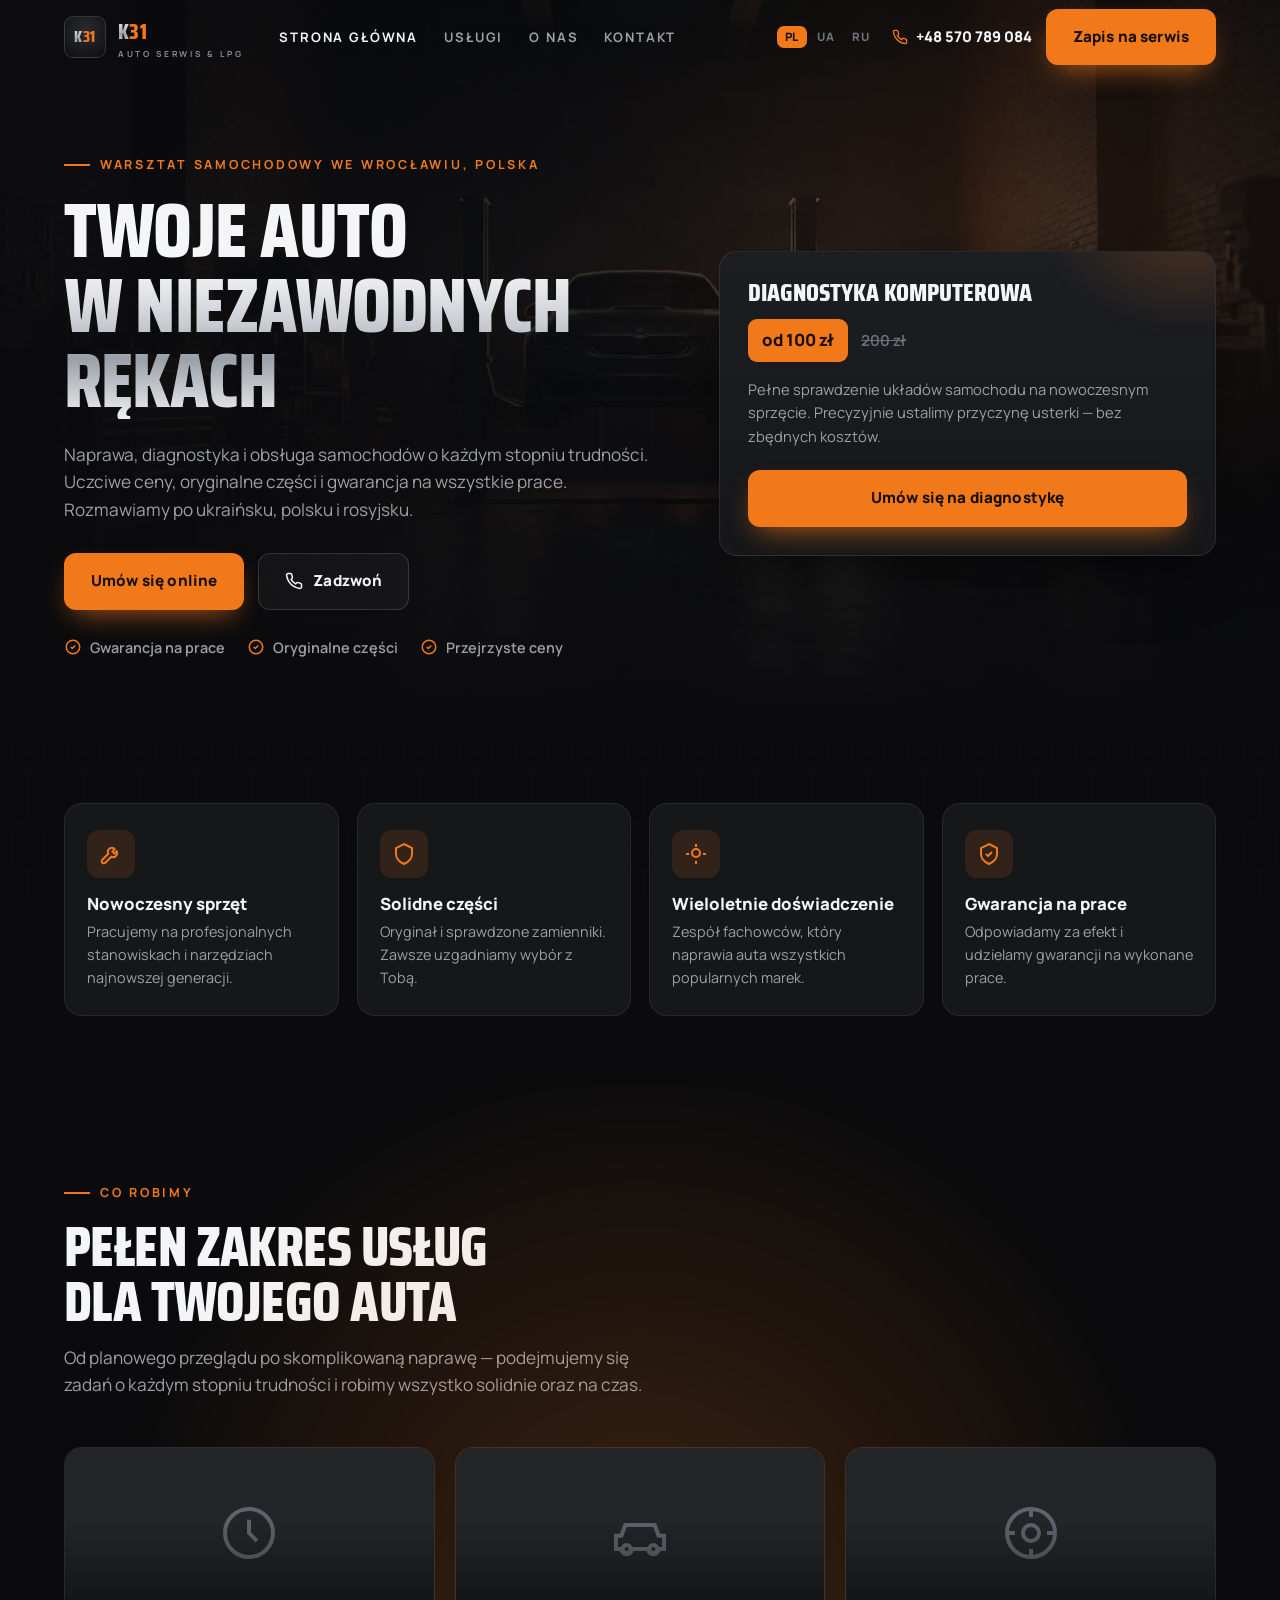
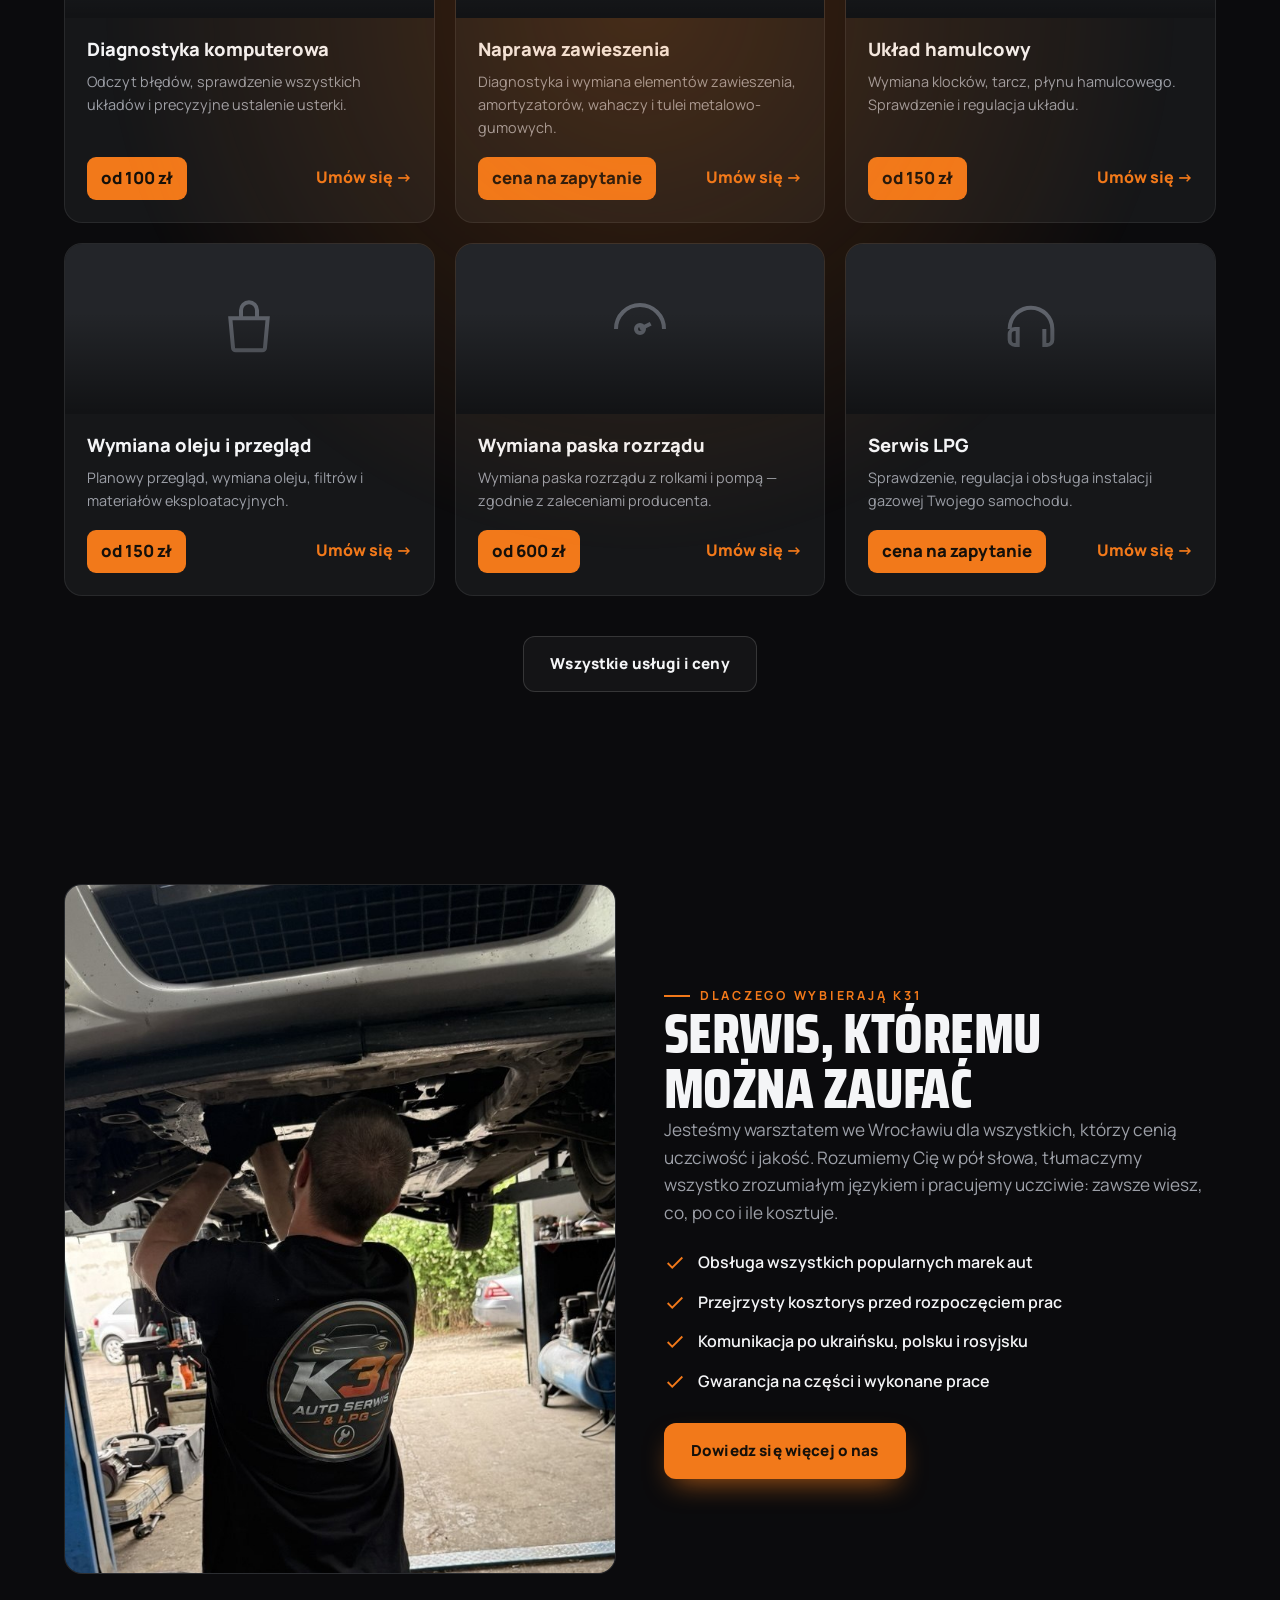
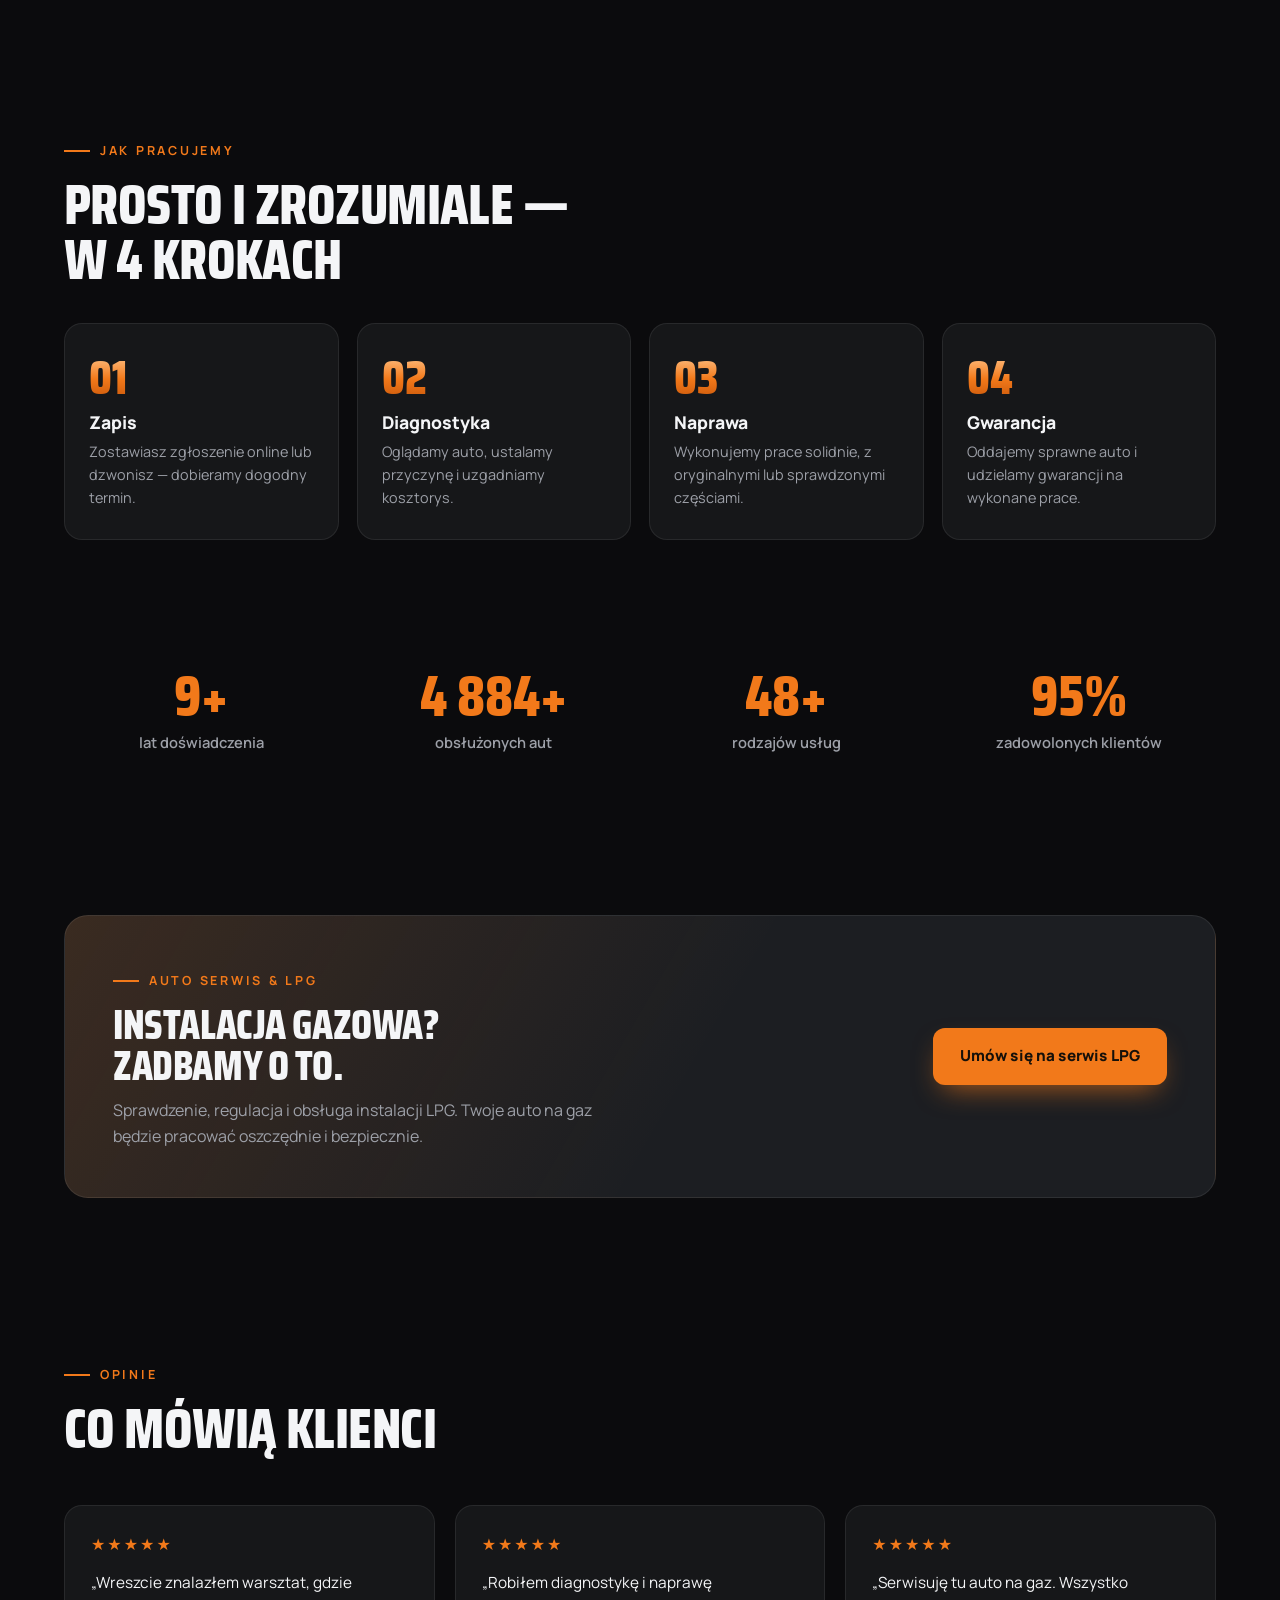
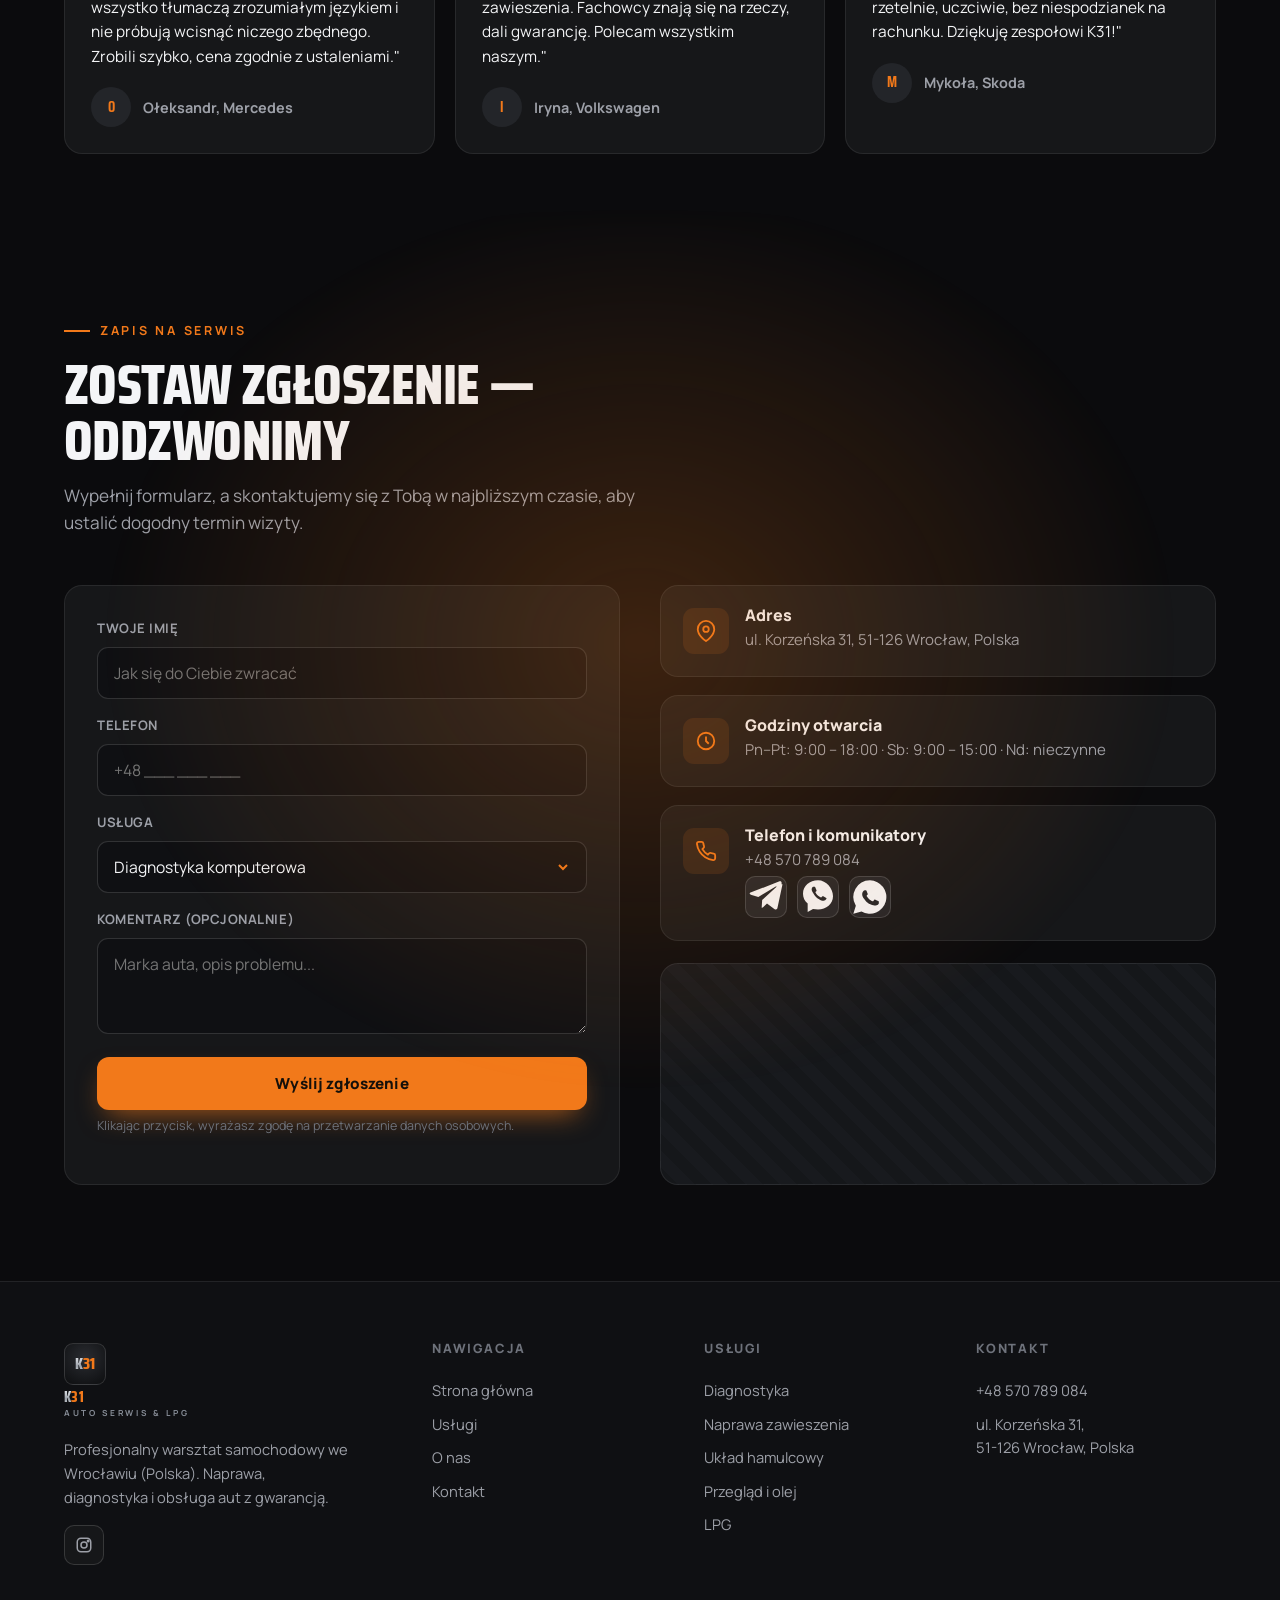
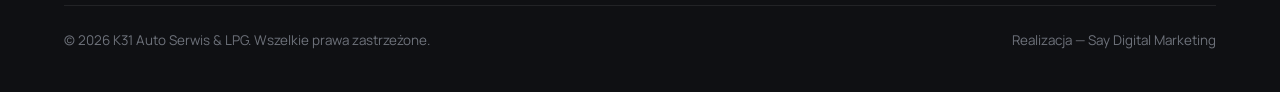
<file: index.html>
<!DOCTYPE html>
<html lang="pl">
<head>
<meta charset="UTF-8" />
<meta name="viewport" content="width=device-width, initial-scale=1.0" />
<!-- Google Tag Manager -->
<script>(function(w,d,s,l,i){w[l]=w[l]||[];w[l].push({'gtm.start':
new Date().getTime(),event:'gtm.js'});var f=d.getElementsByTagName(s)[0],
j=d.createElement(s),dl=l!='dataLayer'?'&l='+l:'';j.async=true;j.src=
'https://www.googletagmanager.com/gtm.js?id='+i+dl;f.parentNode.insertBefore(j,f);
})(window,document,'script','dataLayer','GTM-KS6R9NJM');</script>
<!-- End Google Tag Manager -->

<link rel="preconnect" href="https://fonts.googleapis.com" />
<link rel="preconnect" href="https://fonts.gstatic.com" crossorigin />
<link href="https://fonts.googleapis.com/css2?family=Saira+Condensed:wght@600;700;800&family=Manrope:wght@500;600;700;800&display=swap" rel="stylesheet" />
<link rel="icon" href="/favicon.svg" type="image/svg+xml" />
<link rel="stylesheet" href="/css/styles.css?v=3" />
<title>Warsztat samochodowy Wrocław — naprawa i serwis LPG | K31</title>
<meta name="description" content="Warsztat samochodowy we Wrocławiu, ul. Korzeńska 31. Naprawa, diagnostyka komputerowa, przeglądy i serwis LPG. Uczciwe ceny i gwarancja. Zapisy online." />
<link rel="canonical" href="https://www.k31autoserwis.pl/" />
<link rel="alternate" hreflang="pl" href="https://www.k31autoserwis.pl/" />
<link rel="alternate" hreflang="uk" href="https://www.k31autoserwis.pl/uk" />
<link rel="alternate" hreflang="ru" href="https://www.k31autoserwis.pl/ru" />
<link rel="alternate" hreflang="x-default" href="https://www.k31autoserwis.pl/" />
<meta property="og:type" content="website" />
<meta property="og:site_name" content="K31 Auto Serwis &amp; LPG" />
<meta property="og:locale" content="pl_PL" />
<meta property="og:url" content="https://www.k31autoserwis.pl/" />
<meta property="og:title" content="Warsztat samochodowy Wrocław — naprawa i serwis LPG | K31" />
<meta property="og:description" content="Warsztat samochodowy we Wrocławiu, ul. Korzeńska 31. Naprawa, diagnostyka komputerowa, przeglądy i serwis LPG. Uczciwe ceny i gwarancja. Zapisy online." />
<meta property="og:image" content="https://www.k31autoserwis.pl/assets/hero.webp" />
<meta name="twitter:card" content="summary_large_image" />
<meta name="twitter:title" content="Warsztat samochodowy Wrocław — naprawa i serwis LPG | K31" />
<meta name="twitter:description" content="Warsztat samochodowy we Wrocławiu, ul. Korzeńska 31. Naprawa, diagnostyka komputerowa, przeglądy i serwis LPG. Uczciwe ceny i gwarancja. Zapisy online." />
<meta name="twitter:image" content="https://www.k31autoserwis.pl/assets/hero.webp" />
<script type="application/ld+json">{"@context":"https://schema.org","@type":"AutoRepair","@id":"https://www.k31autoserwis.pl/#business","name":"K31 Auto Serwis & LPG","description":"Warsztat samochodowy i serwis LPG we Wrocławiu. Naprawa, diagnostyka komputerowa, przeglądy, hamulce, zawieszenie, rozrząd.","url":"https://www.k31autoserwis.pl/","image":"https://www.k31autoserwis.pl/assets/hero.webp","telephone":"+48570789084","priceRange":"$","address":{"@type":"PostalAddress","streetAddress":"Korzeńska 31","postalCode":"51-126","addressLocality":"Wrocław","addressRegion":"dolnośląskie","addressCountry":"PL"},"geo":{"@type":"GeoCoordinates","latitude":51.1516544,"longitude":17.0427068},"areaServed":{"@type":"City","name":"Wrocław"},"availableLanguage":["pl","uk","ru"],"sameAs":["https://www.instagram.com/k31_auto_serwis_lpg"],"openingHoursSpecification":[{"@type":"OpeningHoursSpecification","dayOfWeek":["Monday","Tuesday","Wednesday","Thursday","Friday"],"opens":"09:00","closes":"18:00"},{"@type":"OpeningHoursSpecification","dayOfWeek":"Saturday","opens":"09:00","closes":"15:00"}],"makesOffer":[{"@type":"Offer","itemOffered":{"@type":"Service","name":"Diagnostyka komputerowa"}},{"@type":"Offer","itemOffered":{"@type":"Service","name":"Naprawa zawieszenia"}},{"@type":"Offer","itemOffered":{"@type":"Service","name":"Układ hamulcowy"}},{"@type":"Offer","itemOffered":{"@type":"Service","name":"Przeglądy i wymiana oleju"}},{"@type":"Offer","itemOffered":{"@type":"Service","name":"Wymiana paska rozrządu"}},{"@type":"Offer","itemOffered":{"@type":"Service","name":"Serwis LPG"}}]}</script>
</head>
<body>
<!-- Google Tag Manager (noscript) -->
<noscript><iframe src="https://www.googletagmanager.com/ns.html?id=GTM-KS6R9NJM"
height="0" width="0" style="display:none;visibility:hidden"></iframe></noscript>
<!-- End Google Tag Manager (noscript) -->


<!-- ============ HEADER ============ -->
<header class="header">
  <div class="container header__inner">
    <a href="index.html" class="brand">
      <span class="brand__logo"><span class="brand__logoText"><span style="background:var(--metal);-webkit-background-clip:text;background-clip:text;color:transparent">K</span><span style="color:var(--orange)">31</span></span></span>
      <span>
        <span><span class="k">K</span><span class="num">31</span></span>
        <small>AUTO SERWIS &amp; LPG</small>
      </span>
    </a>
    <nav class="nav">
      <a href="index.html" class="active">Strona główna</a>
      <a href="poslugy.html">Usługi</a>
      <a href="pro-nas.html">O nas</a>
      <a href="kontakty.html">Kontakt</a>
    </nav>
    <div class="header__cta">
      <div class="langsw" role="group" aria-label="Language"><a href="/" data-lang="pl">PL</a><a href="/uk" data-lang="uk">UA</a><a href="/ru" data-lang="ru">RU</a></div>
      <!-- PLACEHOLDER: phone -->
      <a href="tel:+48570789084" class="header__phone">
        <svg viewBox="0 0 24 24" fill="none" stroke="currentColor" stroke-width="2"><path d="M22 16.92v3a2 2 0 0 1-2.18 2 19.79 19.79 0 0 1-8.63-3.07 19.5 19.5 0 0 1-6-6 19.79 19.79 0 0 1-3.07-8.67A2 2 0 0 1 4.11 2h3a2 2 0 0 1 2 1.72c.13.96.36 1.9.7 2.81a2 2 0 0 1-.45 2.11L8.09 9.91a16 16 0 0 0 6 6l1.27-1.27a2 2 0 0 1 2.11-.45c.9.34 1.85.57 2.81.7A2 2 0 0 1 22 16.92z"/></svg>
        +48 570 789 084
      </a>
      <a href="#zapys" class="btn btn-primary">Zapis na serwis</a>
      <button class="burger" aria-label="Menu"><span></span><span></span><span></span></button>
    </div>
  </div>
</header>

<div class="mobile-menu">
  <div class="langsw langsw--m" role="group" aria-label="Language"><a href="/" data-lang="pl">Polski</a><a href="/uk" data-lang="uk">Українська</a><a href="/ru" data-lang="ru">Русский</a></div>
  <a href="index.html">Strona główna</a>
  <a href="poslugy.html">Usługi</a>
  <a href="pro-nas.html">O nas</a>
  <a href="kontakty.html">Kontakt</a>
  <a href="tel:+48570789084" class="btn btn-ghost">+48 570 789 084</a>
  <a href="#zapys" class="btn btn-primary">Zapis na serwis</a>
</div>

<!-- ============ HERO ============ -->
<section class="hero">
  <div class="hero__bg"></div>
  <div class="container hero__grid">
    <div class="reveal">
      <span class="kicker">Warsztat samochodowy we Wrocławiu, Polska</span>
      <h1 class="hero__title">
        Twoje auto<br />
        <span class="line2">w niezawodnych rękach</span>
      </h1>
      <p class="lead">Naprawa, diagnostyka i obsługa samochodów o każdym stopniu trudności. Uczciwe ceny, oryginalne części i gwarancja na wszystkie prace. Rozmawiamy po ukraińsku, polsku i rosyjsku.</p>
      <div class="hero__cta">
        <a href="#zapys" class="btn btn-primary">Umów się online</a>
        <a href="tel:+48570789084" class="btn btn-ghost">
          <svg viewBox="0 0 24 24" fill="none" stroke="currentColor" stroke-width="2"><path d="M22 16.92v3a2 2 0 0 1-2.18 2 19.79 19.79 0 0 1-8.63-3.07 19.5 19.5 0 0 1-6-6 19.79 19.79 0 0 1-3.07-8.67A2 2 0 0 1 4.11 2h3a2 2 0 0 1 2 1.72c.13.96.36 1.9.7 2.81a2 2 0 0 1-.45 2.11L8.09 9.91a16 16 0 0 0 6 6l1.27-1.27a2 2 0 0 1 2.11-.45c.9.34 1.85.57 2.81.7A2 2 0 0 1 22 16.92z"/></svg>
          Zadzwoń
        </a>
      </div>
      <div class="hero__badges">
        <span><svg viewBox="0 0 24 24" fill="none" stroke="currentColor" stroke-width="2"><path d="M9 12l2 2 4-4"/><circle cx="12" cy="12" r="9"/></svg> Gwarancja na prace</span>
        <span><svg viewBox="0 0 24 24" fill="none" stroke="currentColor" stroke-width="2"><path d="M9 12l2 2 4-4"/><circle cx="12" cy="12" r="9"/></svg> Oryginalne części</span>
        <span><svg viewBox="0 0 24 24" fill="none" stroke="currentColor" stroke-width="2"><path d="M9 12l2 2 4-4"/><circle cx="12" cy="12" r="9"/></svg> Przejrzyste ceny</span>
      </div>
    </div>

    <div class="promo-card reveal">
      <h3>Diagnostyka komputerowa</h3>
      <div>
        <span class="price-pill">od 100 zł</span>
        <span class="price-old">200 zł</span>
      </div>
      <p>Pełne sprawdzenie układów samochodu na nowoczesnym sprzęcie. Precyzyjnie ustalimy przyczynę usterki — bez zbędnych kosztów.</p>
      <a href="#zapys" class="btn btn-primary btn-block" style="margin-top:22px">Umów się na diagnostykę</a>
    </div>
  </div>
</section>

<!-- ============ TRUST TILES ============ -->
<section class="section section--tight">
  <div class="container">
    <div class="tiles">
      <div class="tile reveal">
        <div class="tile__ic"><svg viewBox="0 0 24 24" fill="none" stroke="currentColor" stroke-width="2"><path d="M14.7 6.3a4 4 0 0 0-5.4 5.4l-6 6a2 2 0 1 0 3 3l6-6a4 4 0 0 0 5.4-5.4l-2.3 2.3-2-2 2.3-2.3z"/></svg></div>
        <h3>Nowoczesny sprzęt</h3>
        <p>Pracujemy na profesjonalnych stanowiskach i narzędziach najnowszej generacji.</p>
      </div>
      <div class="tile reveal">
        <div class="tile__ic"><svg viewBox="0 0 24 24" fill="none" stroke="currentColor" stroke-width="2"><path d="M12 2l8 4v6c0 5-3.5 8-8 10-4.5-2-8-5-8-10V6l8-4z"/></svg></div>
        <h3>Solidne części</h3>
        <p>Oryginał i sprawdzone zamienniki. Zawsze uzgadniamy wybór z Tobą.</p>
      </div>
      <div class="tile reveal">
        <div class="tile__ic"><svg viewBox="0 0 24 24" fill="none" stroke="currentColor" stroke-width="2"><path d="M12 15a4 4 0 1 0 0-8 4 4 0 0 0 0 8z"/><path d="M12 2v3M12 19v3M2 12h3M19 12h3"/></svg></div>
        <h3>Wieloletnie doświadczenie</h3>
        <p>Zespół fachowców, który naprawia auta wszystkich popularnych marek.</p>
      </div>
      <div class="tile reveal">
        <div class="tile__ic"><svg viewBox="0 0 24 24" fill="none" stroke="currentColor" stroke-width="2"><path d="M9 12l2 2 4-4"/><path d="M12 2l8 4v6c0 5-3.5 8-8 10-4.5-2-8-5-8-10V6l8-4z"/></svg></div>
        <h3>Gwarancja na prace</h3>
        <p>Odpowiadamy za efekt i udzielamy gwarancji na wykonane prace.</p>
      </div>
    </div>
  </div>
</section>

<!-- ============ SERVICES ============ -->
<section class="section glow-wrap" id="poslugy">
  <div class="glow"></div>
  <div class="container">
    <div class="section-head reveal">
      <span class="kicker">Co robimy</span>
      <h2>Pełen zakres usług<br />dla Twojego auta</h2>
      <p class="lead">Od planowego przeglądu po skomplikowaną naprawę — podejmujemy się zadań o każdym stopniu trudności i robimy wszystko solidnie oraz na czas.</p>
    </div>
    <div class="svc-grid">
      <!-- card template -->
      <div class="svc reveal">
        <div class="svc__media"><svg viewBox="0 0 24 24" fill="none" stroke="currentColor" stroke-width="1.5"><circle cx="12" cy="12" r="9"/><path d="M12 7v5l3 3"/></svg></div>
        <div class="svc__body">
          <h3>Diagnostyka komputerowa</h3>
          <p>Odczyt błędów, sprawdzenie wszystkich układów i precyzyjne ustalenie usterki.</p>
          <div class="svc__foot"><span class="price-pill">od 100 zł</span><a href="#zapys" class="text-orange" style="font-weight:800">Umów się →</a></div>
        </div>
      </div>
      <div class="svc reveal">
        <div class="svc__media"><svg viewBox="0 0 24 24" fill="none" stroke="currentColor" stroke-width="1.5"><path d="M3 13h2l1.5-4h11L19 13h2v5h-2a2 2 0 1 1-4 0H9a2 2 0 1 1-4 0H3z"/><circle cx="7" cy="18" r="1.5"/><circle cx="17" cy="18" r="1.5"/></svg></div>
        <div class="svc__body">
          <h3>Naprawa zawieszenia</h3>
          <p>Diagnostyka i wymiana elementów zawieszenia, amortyzatorów, wahaczy i tulei metalowo-gumowych.</p>
          <div class="svc__foot"><span class="price-pill">cena na zapytanie</span><a href="#zapys" class="text-orange" style="font-weight:800">Umów się →</a></div>
        </div>
      </div>
      <div class="svc reveal">
        <div class="svc__media"><svg viewBox="0 0 24 24" fill="none" stroke="currentColor" stroke-width="1.5"><circle cx="12" cy="12" r="9"/><circle cx="12" cy="12" r="3"/><path d="M12 3v3M12 18v3M3 12h3M18 12h3"/></svg></div>
        <div class="svc__body">
          <h3>Układ hamulcowy</h3>
          <p>Wymiana klocków, tarcz, płynu hamulcowego. Sprawdzenie i regulacja układu.</p>
          <div class="svc__foot"><span class="price-pill">od 150 zł</span><a href="#zapys" class="text-orange" style="font-weight:800">Umów się →</a></div>
        </div>
      </div>
      <div class="svc reveal">
        <div class="svc__media"><svg viewBox="0 0 24 24" fill="none" stroke="currentColor" stroke-width="1.5"><path d="M5 8h14l-1 11a1 1 0 0 1-1 1H7a1 1 0 0 1-1-1L5 8z"/><path d="M9 8V5a3 3 0 0 1 6 0v3"/></svg></div>
        <div class="svc__body">
          <h3>Wymiana oleju i przegląd</h3>
          <p>Planowy przegląd, wymiana oleju, filtrów i materiałów eksploatacyjnych.</p>
          <div class="svc__foot"><span class="price-pill">od 150 zł</span><a href="#zapys" class="text-orange" style="font-weight:800">Umów się →</a></div>
        </div>
      </div>
      <div class="svc reveal">
        <div class="svc__media"><svg viewBox="0 0 24 24" fill="none" stroke="currentColor" stroke-width="1.5"><path d="M3 12a9 9 0 0 1 18 0"/><path d="M12 12l4-2"/><circle cx="12" cy="12" r="1.5"/></svg></div>
        <div class="svc__body">
          <h3>Wymiana paska rozrządu</h3>
          <p>Wymiana paska rozrządu z rolkami i pompą — zgodnie z zaleceniami producenta.</p>
          <div class="svc__foot"><span class="price-pill">od 600 zł</span><a href="#zapys" class="text-orange" style="font-weight:800">Umów się →</a></div>
        </div>
      </div>
      <div class="svc reveal">
        <div class="svc__media"><svg viewBox="0 0 24 24" fill="none" stroke="currentColor" stroke-width="1.5"><path d="M4 12a8 8 0 0 1 16 0v4a2 2 0 0 1-2 2h-1v-6"/><path d="M7 18v-6H6a2 2 0 0 0-2 2v2a2 2 0 0 0 2 2h1z"/></svg></div>
        <div class="svc__body">
          <h3>Serwis LPG</h3>
          <p>Sprawdzenie, regulacja i obsługa instalacji gazowej Twojego samochodu.</p>
          <div class="svc__foot"><span class="price-pill">cena na zapytanie</span><a href="#zapys" class="text-orange" style="font-weight:800">Umów się →</a></div>
        </div>
      </div>
    </div>
    <div style="text-align:center;margin-top:40px" class="reveal">
      <a href="poslugy.html" class="btn btn-ghost">Wszystkie usługi i ceny</a>
    </div>
  </div>
</section>

<!-- ============ ABOUT SPLIT ============ -->
<section class="section">
  <div class="container split">
    <div class="split__media reveal"><img src="/assets/about.jpg" alt="Mechanik K31 Auto Serwis przy pracy — naprawa auta na podnośniku" loading="lazy" /></div>
    <div class="reveal">
      <span class="kicker">Dlaczego wybierają K31</span>
      <h2>Serwis, któremu<br />można zaufać</h2>
      <p class="lead">Jesteśmy warsztatem we Wrocławiu dla wszystkich, którzy cenią uczciwość i jakość. Rozumiemy Cię w pół słowa, tłumaczymy wszystko zrozumiałym językiem i pracujemy uczciwie: zawsze wiesz, co, po co i ile kosztuje.</p>
      <ul class="checklist">
        <li><svg viewBox="0 0 24 24" fill="none" stroke="currentColor" stroke-width="2"><path d="M20 6L9 17l-5-5"/></svg> Obsługa wszystkich popularnych marek aut</li>
        <li><svg viewBox="0 0 24 24" fill="none" stroke="currentColor" stroke-width="2"><path d="M20 6L9 17l-5-5"/></svg> Przejrzysty kosztorys przed rozpoczęciem prac</li>
        <li><svg viewBox="0 0 24 24" fill="none" stroke="currentColor" stroke-width="2"><path d="M20 6L9 17l-5-5"/></svg> Komunikacja po ukraińsku, polsku i rosyjsku</li>
        <li><svg viewBox="0 0 24 24" fill="none" stroke="currentColor" stroke-width="2"><path d="M20 6L9 17l-5-5"/></svg> Gwarancja na części i wykonane prace</li>
      </ul>
      <a href="pro-nas.html" class="btn btn-primary" style="margin-top:28px">Dowiedz się więcej o nas</a>
    </div>
  </div>
</section>

<!-- ============ PROCESS ============ -->
<section class="section section--tight glow-wrap">
  <div class="container">
    <div class="section-head reveal" style="margin-bottom:36px">
      <span class="kicker">Jak pracujemy</span>
      <h2>Prosto i zrozumiale —<br />w 4 krokach</h2>
    </div>
    <div class="steps">
      <div class="step reveal"><div class="step__n">01</div><h3>Zapis</h3><p>Zostawiasz zgłoszenie online lub dzwonisz — dobieramy dogodny termin.</p></div>
      <div class="step reveal"><div class="step__n">02</div><h3>Diagnostyka</h3><p>Oglądamy auto, ustalamy przyczynę i uzgadniamy kosztorys.</p></div>
      <div class="step reveal"><div class="step__n">03</div><h3>Naprawa</h3><p>Wykonujemy prace solidnie, z oryginalnymi lub sprawdzonymi częściami.</p></div>
      <div class="step reveal"><div class="step__n">04</div><h3>Gwarancja</h3><p>Oddajemy sprawne auto i udzielamy gwarancji na wykonane prace.</p></div>
    </div>
  </div>
</section>

<!-- ============ STATS ============ -->
<section class="section--tight">
  <div class="container">
    <div class="stats">
      <div class="reveal"><div class="stat__num"><span data-count="10" data-suffix="+">0</span></div><div class="stat__lbl">lat doświadczenia</div></div>
      <div class="reveal"><div class="stat__num"><span data-count="5000" data-suffix="+">0</span></div><div class="stat__lbl">obsłużonych aut</div></div>
      <div class="reveal"><div class="stat__num"><span data-count="50" data-suffix="+">0</span></div><div class="stat__lbl">rodzajów usług</div></div>
      <div class="reveal"><div class="stat__num"><span data-count="98" data-suffix="%">0</span></div><div class="stat__lbl">zadowolonych klientów</div></div>
    </div>
  </div>
</section>

<!-- ============ LPG BAND ============ -->
<section class="section">
  <div class="container">
    <div class="band reveal">
      <div>
        <span class="kicker">Auto Serwis &amp; LPG</span>
        <h2 style="margin-top:14px">Instalacja gazowa?<br />Zadbamy o to.</h2>
        <p>Sprawdzenie, regulacja i obsługa instalacji LPG. Twoje auto na gaz będzie pracować oszczędnie i bezpiecznie.</p>
      </div>
      <a href="#zapys" class="btn btn-primary">Umów się na serwis LPG</a>
    </div>
  </div>
</section>

<!-- ============ REVIEWS ============ -->
<section class="section section--tight">
  <div class="container">
    <div class="section-head reveal">
      <span class="kicker">Opinie</span>
      <h2>Co mówią klienci</h2>
    </div>
    <div class="reviews">
      <div class="review reveal">
        <div class="review__stars">★★★★★</div>
        <p>„Wreszcie znalazłem warsztat, gdzie wszystko tłumaczą zrozumiałym językiem i nie próbują wcisnąć niczego zbędnego. Zrobili szybko, cena zgodnie z ustaleniami."</p>
        <div class="review__by"><span class="review__ava">O</span> Ołeksandr, Mercedes</div>
      </div>
      <div class="review reveal">
        <div class="review__stars">★★★★★</div>
        <p>„Robiłem diagnostykę i naprawę zawieszenia. Fachowcy znają się na rzeczy, dali gwarancję. Polecam wszystkim naszym."</p>
        <div class="review__by"><span class="review__ava">I</span> Iryna, Volkswagen</div>
      </div>
      <div class="review reveal">
        <div class="review__stars">★★★★★</div>
        <p>„Serwisuję tu auto na gaz. Wszystko rzetelnie, uczciwie, bez niespodzianek na rachunku. Dziękuję zespołowi K31!"</p>
        <div class="review__by"><span class="review__ava">M</span> Mykoła, Skoda</div>
      </div>
    </div>
  </div>
</section>

<!-- ============ CONTACT / LEAD FORM ============ -->
<section class="section glow-wrap" id="zapys">
  <div class="glow"></div>
  <div class="container">
    <div class="section-head reveal">
      <span class="kicker">Zapis na serwis</span>
      <h2>Zostaw zgłoszenie —<br />oddzwonimy</h2>
      <p class="lead">Wypełnij formularz, a skontaktujemy się z Tobą w najbliższym czasie, aby ustalić dogodny termin wizyty.</p>
    </div>
    <div class="contact">
      <form class="form-card reveal" data-lead>
        <input type="text" name="website" class="hp" tabindex="-1" autocomplete="off" aria-hidden="true" />
        <div class="field">
          <label for="name">Twoje imię</label>
          <input id="name" name="name" type="text" placeholder="Jak się do Ciebie zwracać" required />
        </div>
        <div class="field">
          <label for="phone">Telefon</label>
          <input id="phone" name="phone" type="tel" placeholder="+48 ___ ___ ___" required />
        </div>
        <div class="field">
          <label for="service">Usługa</label>
          <select id="service" name="service">
            <option>Diagnostyka komputerowa</option>
            <option>Naprawa zawieszenia</option>
            <option>Układ hamulcowy</option>
            <option>Wymiana oleju / przegląd</option>
            <option>Serwis LPG</option>
            <option>Inne</option>
          </select>
        </div>
        <div class="field">
          <label for="msg">Komentarz (opcjonalnie)</label>
          <textarea id="msg" name="msg" rows="3" placeholder="Marka auta, opis problemu..."></textarea>
        </div>
        <button type="submit" class="btn btn-primary btn-block">Wyślij zgłoszenie</button>
        <p class="form-note">Klikając przycisk, wyrażasz zgodę na przetwarzanie danych osobowych.</p>
        <div class="form-success">✓ Dziękujemy! Twoje zgłoszenie zostało przyjęte. Zadzwonimy w najbliższym czasie.</div>
        <div class="form-error" role="alert"></div>
      </form>

      <div class="contact-info reveal">
        <div class="info-row">
          <div class="info-row__ic"><svg viewBox="0 0 24 24" fill="none" stroke="currentColor" stroke-width="2"><path d="M21 10c0 7-9 13-9 13s-9-6-9-13a9 9 0 0 1 18 0z"/><circle cx="12" cy="10" r="3"/></svg></div>
          <div><h3>Adres</h3><p>ul. Korzeńska 31, 51-126 Wrocław, Polska</p></div>
        </div>
        <div class="info-row">
          <div class="info-row__ic"><svg viewBox="0 0 24 24" fill="none" stroke="currentColor" stroke-width="2"><circle cx="12" cy="12" r="9"/><path d="M12 7v5l3 3"/></svg></div>
          <div><h3>Godziny otwarcia</h3><p>Pn–Pt: 9:00 – 18:00 · Sb: 9:00 – 15:00 · Nd: nieczynne</p></div>
        </div>
        <div class="info-row">
          <div class="info-row__ic"><svg viewBox="0 0 24 24" fill="none" stroke="currentColor" stroke-width="2"><path d="M22 16.92v3a2 2 0 0 1-2.18 2 19.79 19.79 0 0 1-8.63-3.07 19.5 19.5 0 0 1-6-6 19.79 19.79 0 0 1-3.07-8.67A2 2 0 0 1 4.11 2h3a2 2 0 0 1 2 1.72c.13.96.36 1.9.7 2.81a2 2 0 0 1-.45 2.11L8.09 9.91a16 16 0 0 0 6 6l1.27-1.27a2 2 0 0 1 2.11-.45c.9.34 1.85.57 2.81.7A2 2 0 0 1 22 16.92z"/></svg></div>
          <div>
            <h3>Telefon i komunikatory</h3>
            <p><a href="tel:+48570789084">+48 570 789 084</a></p>
            <div class="messengers">
              <a href="https://t.me/k31_AutoSerwis_Wroclaw" target="_blank" rel="noopener" aria-label="Telegram" title="Telegram"><svg viewBox="0 0 24 24" fill="currentColor"><path d="M21.9 4.3l-3 14.2c-.2 1-.8 1.2-1.7.8l-4.6-3.4-2.2 2.1c-.3.3-.5.5-1 .5l.3-4.7L18.2 6c.4-.3-.1-.5-.6-.2L7.4 12 2.9 10.6c-1-.3-1-1 .2-1.4l17-6.6c.8-.3 1.5.2 1.2 1.7z"/></svg></a>
              <a href="viber://chat?number=%2B48570789084" aria-label="Viber" title="Viber"><svg viewBox="0 0 24 24" fill="currentColor"><path d="M12 2C7 2 3 5.5 3 10c0 2.3 1 4.4 2.8 5.9V21l3.2-1.8c.9.2 2 .3 3 .3 5 0 9-3.5 9-8s-4-9.5-9-9.5zm5 11.2c-.2.5-1.1 1-1.6 1-.4 0-.9.3-3-1s-3.3-3.6-3.4-3.8-.8-1-.8-1.9.5-1.3.6-1.5.4-.2.6-.2h.4c.2 0 .4 0 .6.5l.7 1.7c.1.2 0 .4-.1.5l-.4.4c-.1.2-.2.3 0 .6s.6 1 1.3 1.6c.9.8 1.5 1 1.7 1.1s.4.1.5 0l.5-.6c.2-.2.4-.1.6 0l1.5.8c.2.1.4.2.4.4z"/></svg></a>
              <a href="https://wa.me/48570789084" target="_blank" rel="noopener" aria-label="WhatsApp" title="WhatsApp"><svg viewBox="0 0 24 24" fill="currentColor"><path d="M12 2a10 10 0 0 0-8.5 15.2L2 22l4.9-1.3A10 10 0 1 0 12 2zm5.3 13.9c-.2.6-1.3 1.2-1.8 1.2-.5.1-1 .2-3.3-.7s-3.7-3.3-3.9-3.5-1-1.4-1-2.6.6-1.8.9-2.1c.2-.2.4-.3.6-.3h.5c.2 0 .4 0 .6.4l.7 1.8c.1.1 0 .3 0 .4l-.4.5c-.2.2-.3.3-.1.6s.7 1.1 1.4 1.7c1 .8 1.7 1.1 2 1.2.2.1.4.1.5-.1l.6-.7c.2-.2.3-.2.6-.1l1.7.8c.2.1.4.2.4.3z"/></svg></a>
            </div>
          </div>
        </div>
        <div class="map-embed"><iframe src="https://www.google.com/maps/embed?pb=!1m3!2m1!1sKorze%C5%84ska+31,+51-126+Wroc%C5%82aw!6i16" style="width:100%;height:100%;min-height:220px;border:0;display:block" loading="lazy" referrerpolicy="no-referrer-when-downgrade" title="K31 Auto Serwis — ul. Korzeńska 31, Wrocław" allowfullscreen></iframe></div>
      </div>
    </div>
  </div>
</section>

<!-- ============ FOOTER ============ -->
<footer class="footer">
  <div class="container">
    <div class="footer__top">
      <div>
        <a href="index.html" class="brand"><span class="brand__logo"><span><span style="background:var(--metal);-webkit-background-clip:text;background-clip:text;color:transparent">K</span><span style="color:var(--orange)">31</span></span></span><span><span><span class="k">K</span><span class="num">31</span></span><small>AUTO SERWIS &amp; LPG</small></span></a>
        <p class="footer__about">Profesjonalny warsztat samochodowy we Wrocławiu (Polska). Naprawa, diagnostyka i obsługa aut z gwarancją.</p>
        <div class="footer__socials">
          <a href="https://www.instagram.com/k31_auto_serwis_lpg" target="_blank" rel="noopener" aria-label="Instagram"><svg viewBox="0 0 24 24" fill="none" stroke="currentColor" stroke-width="2"><rect x="3" y="3" width="18" height="18" rx="5"/><circle cx="12" cy="12" r="4"/><circle cx="17.5" cy="6.5" r="1" fill="currentColor"/></svg></a>
        </div>
      </div>
      <div>
        <h4>Nawigacja</h4>
        <a href="index.html">Strona główna</a>
        <a href="poslugy.html">Usługi</a>
        <a href="pro-nas.html">O nas</a>
        <a href="kontakty.html">Kontakt</a>
      </div>
      <div>
        <h4>Usługi</h4>
        <a href="poslugy.html">Diagnostyka</a>
        <a href="poslugy.html">Naprawa zawieszenia</a>
        <a href="poslugy.html">Układ hamulcowy</a>
        <a href="poslugy.html">Przegląd i olej</a>
        <a href="poslugy.html">LPG</a>
      </div>
      <div>
        <h4>Kontakt</h4>
        <a href="tel:+48570789084">+48 570 789 084</a>
        <p style="color:var(--muted);font-size:.92rem;padding:5px 0">ul. Korzeńska 31,<br />51-126 Wrocław, Polska</p>
      </div>
    </div>
    <div class="footer__bottom">
      <span>© <span data-year>2026</span> K31 Auto Serwis &amp; LPG. Wszelkie prawa zastrzeżone.</span>
      <span>Realizacja — Say Digital Marketing</span>
    </div>
  </div>
</footer>

<!-- sticky mobile call bar -->
<div class="callbar">
  <a href="tel:+48570789084" class="btn btn-ghost">Zadzwoń</a>
  <a href="#zapys" class="btn btn-primary">Zapis na serwis</a>
</div>

<script src="/js/main.js?v=3"></script>
</body>
</html>
</file>
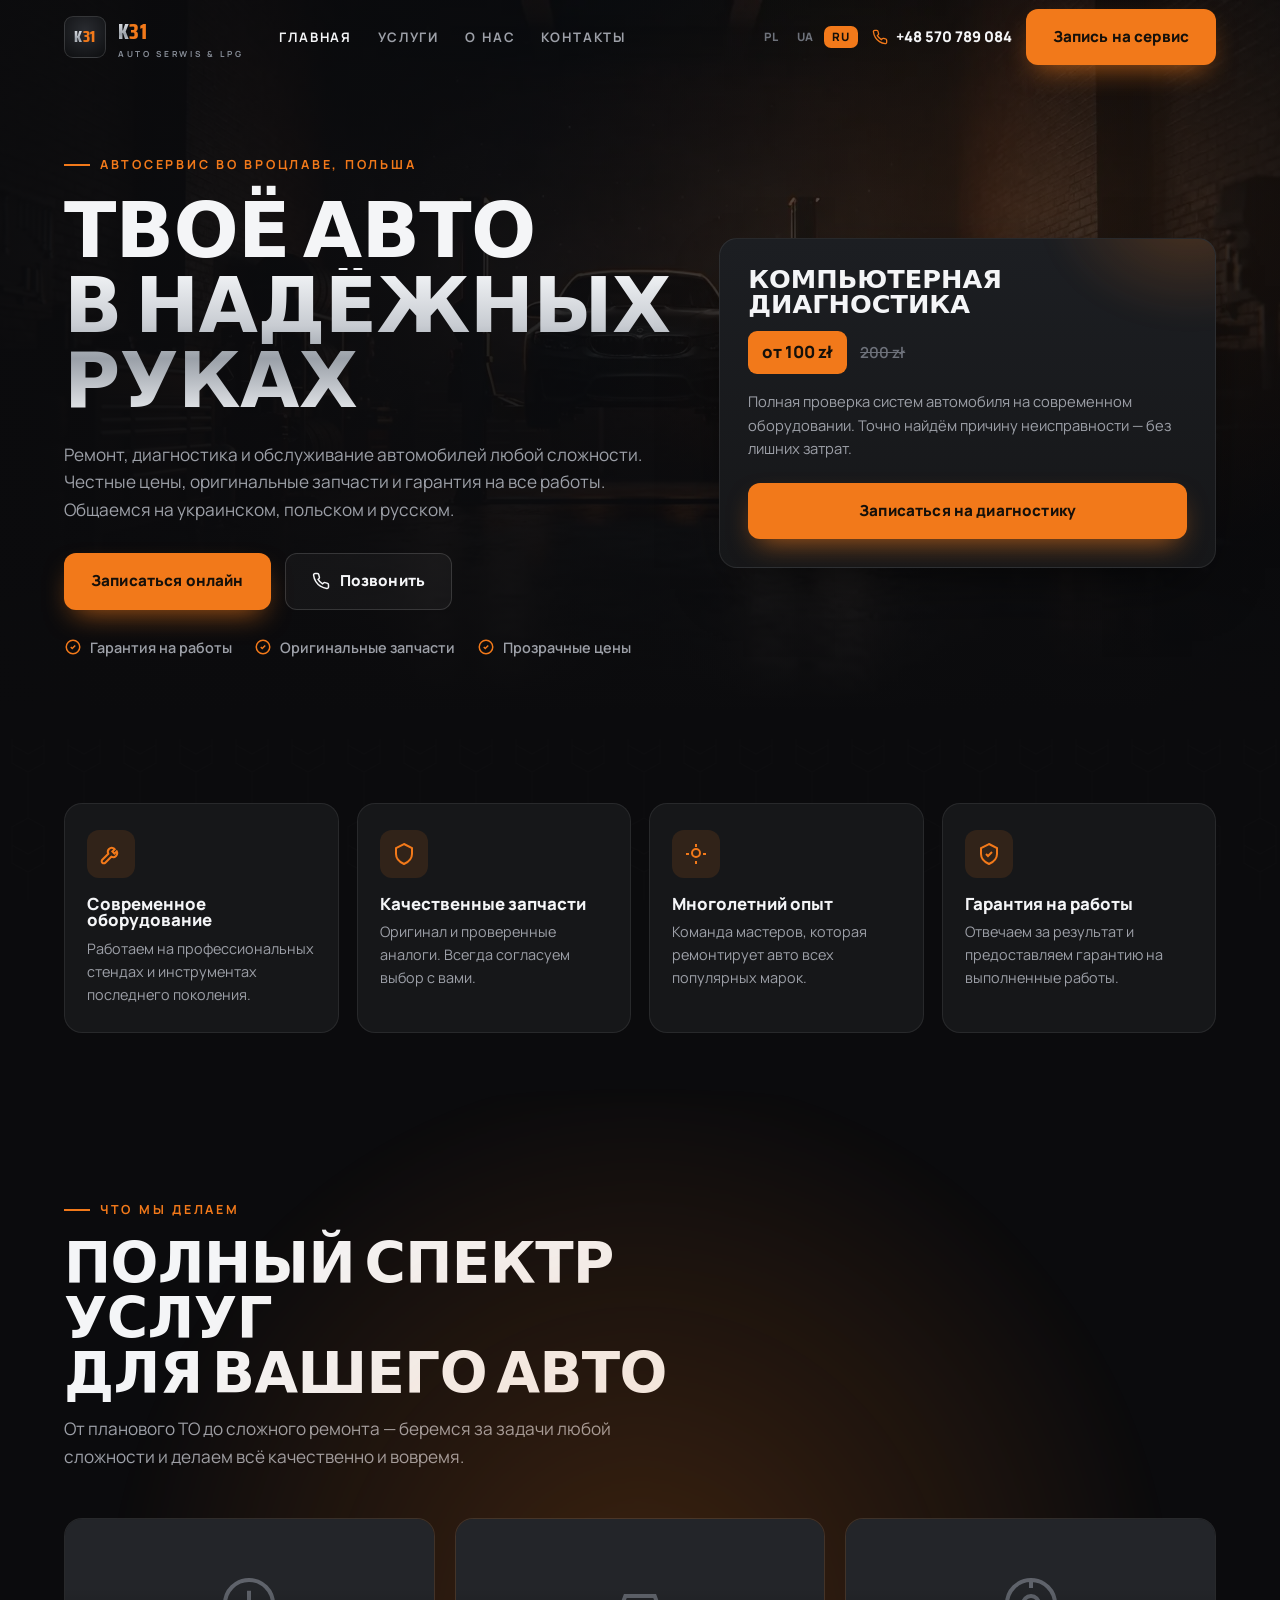
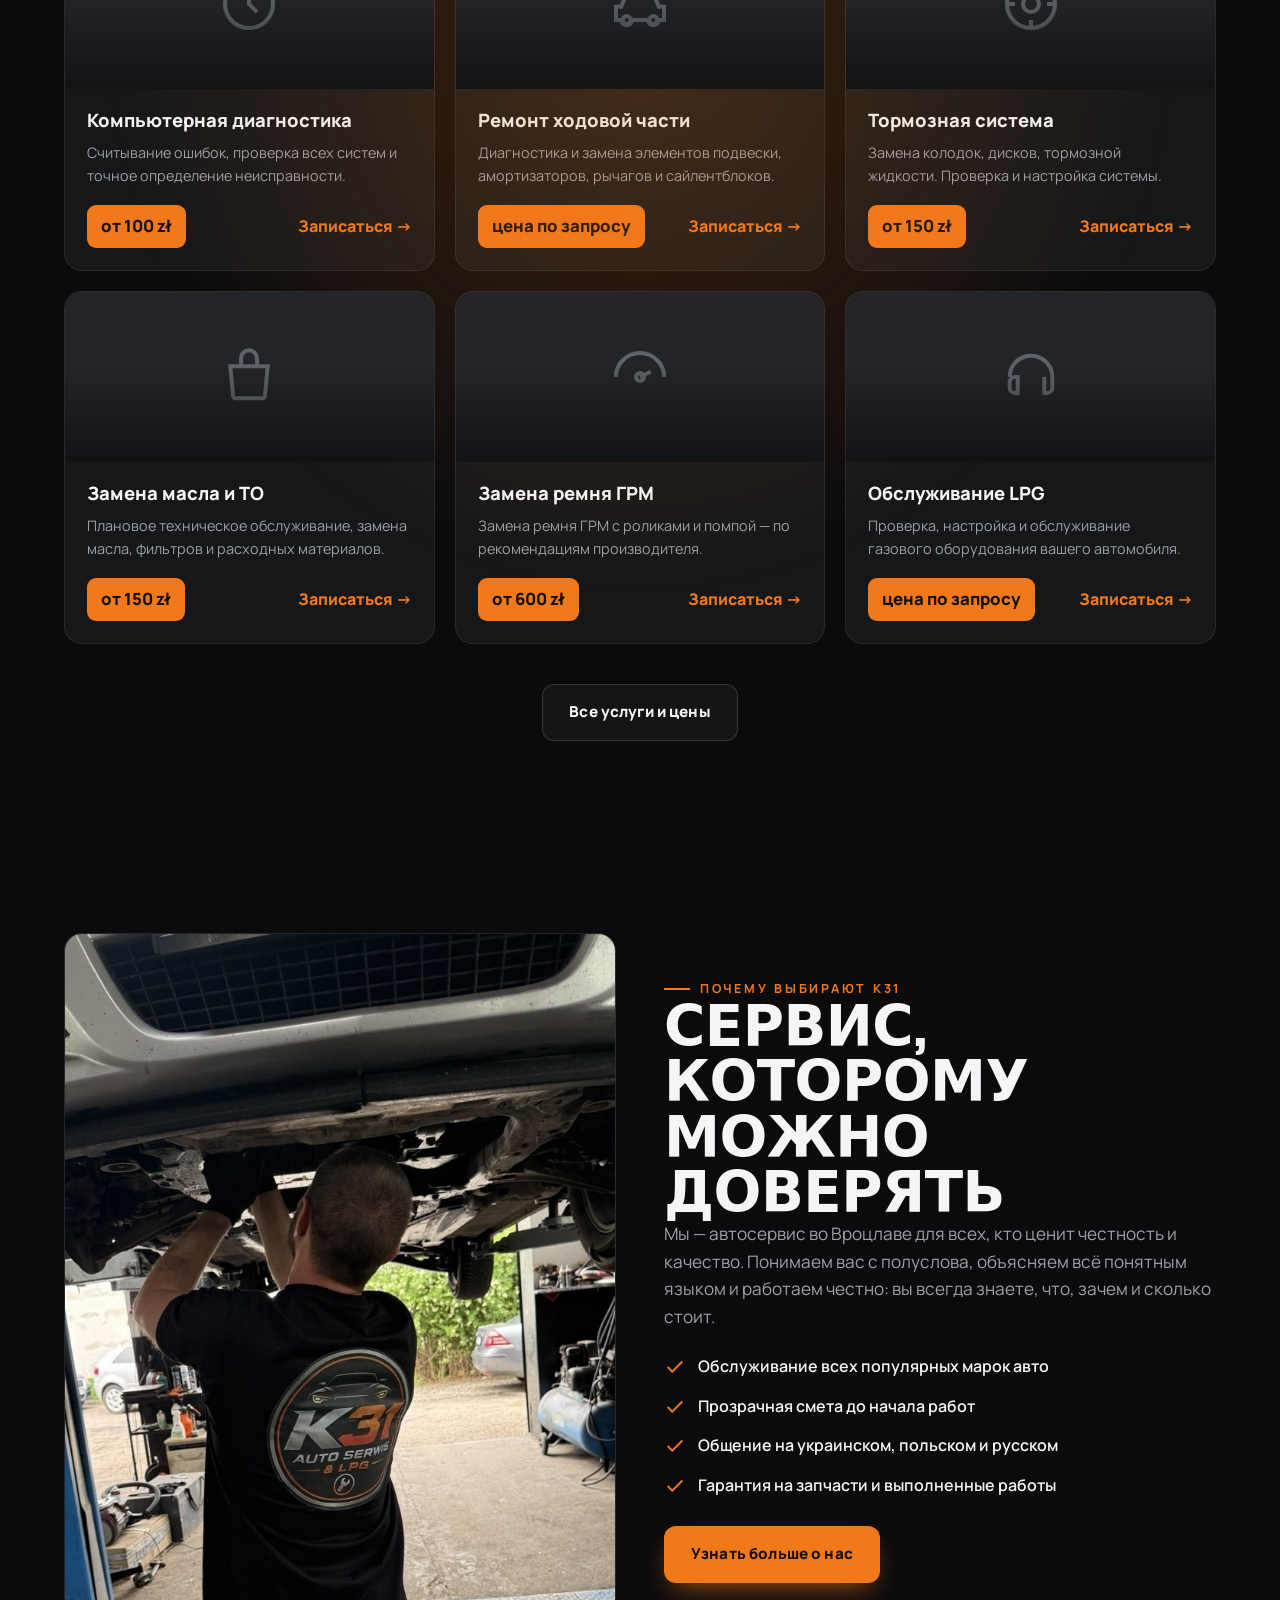
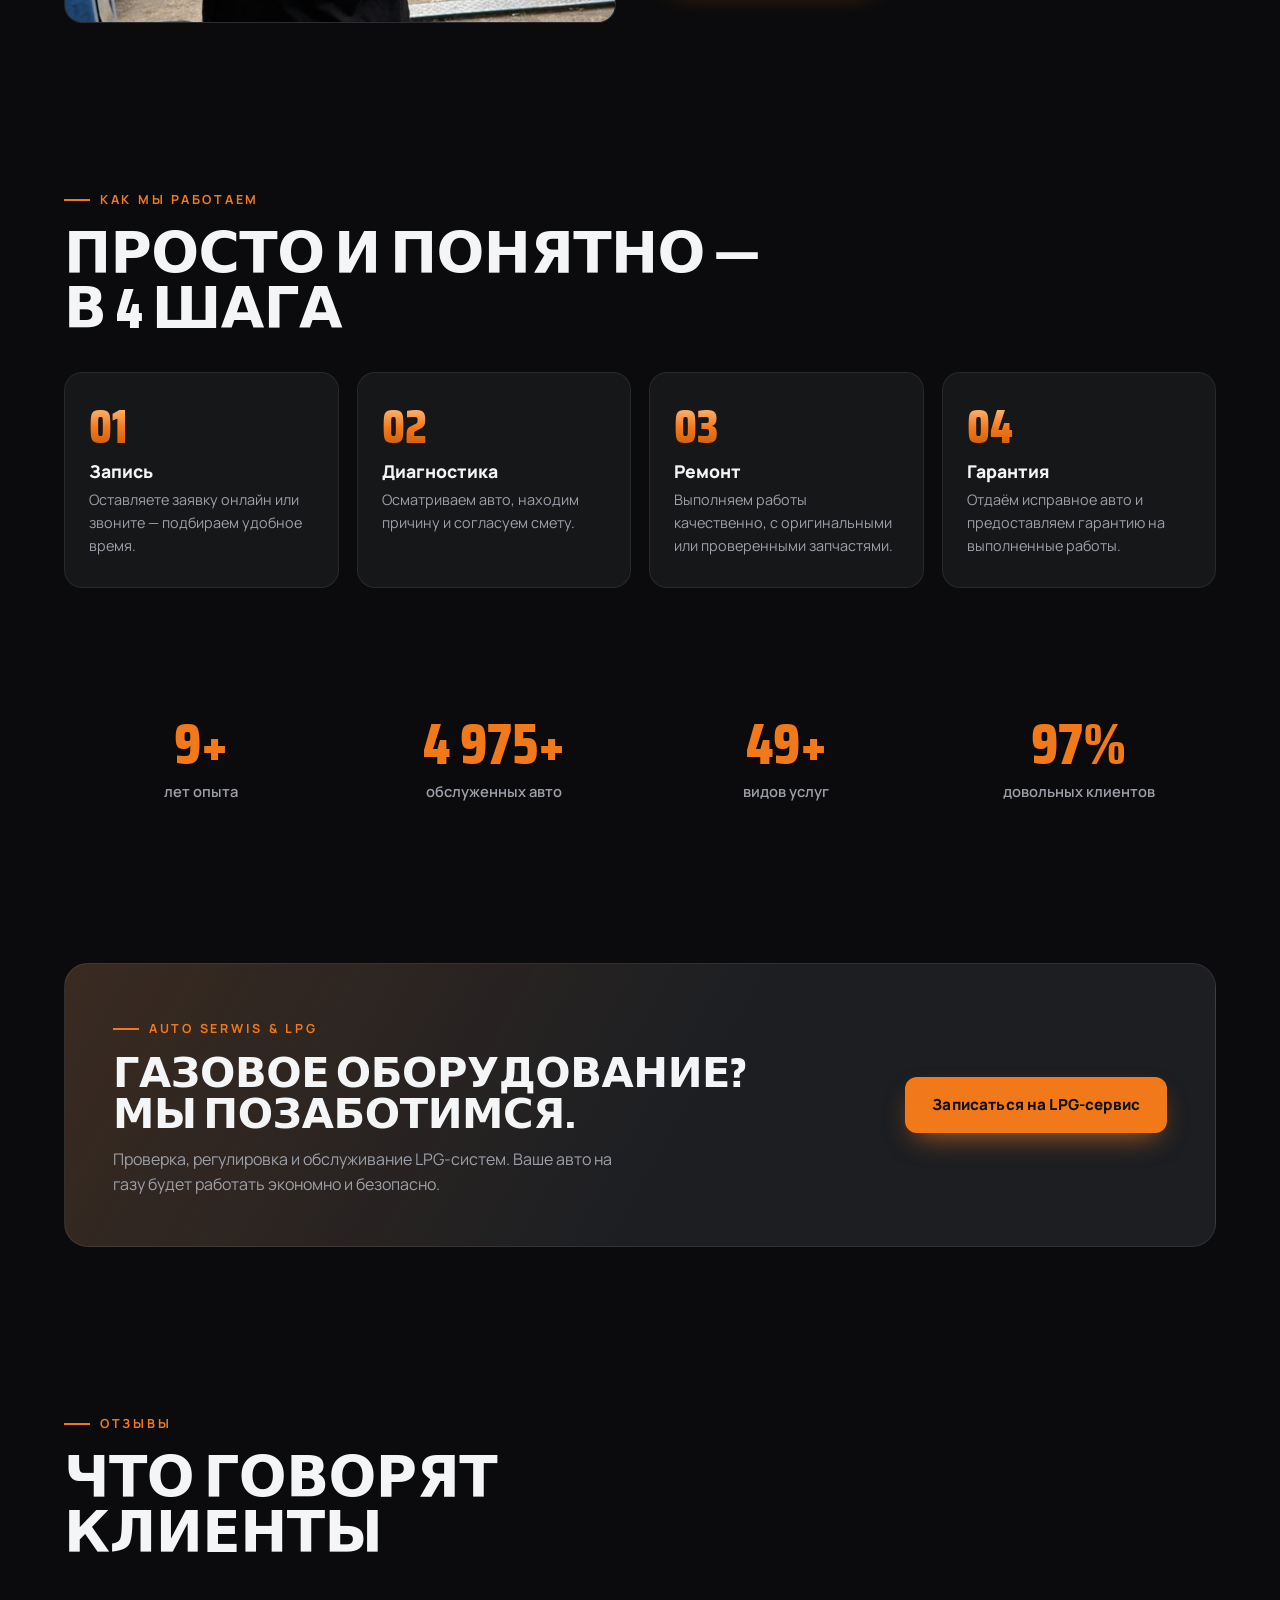
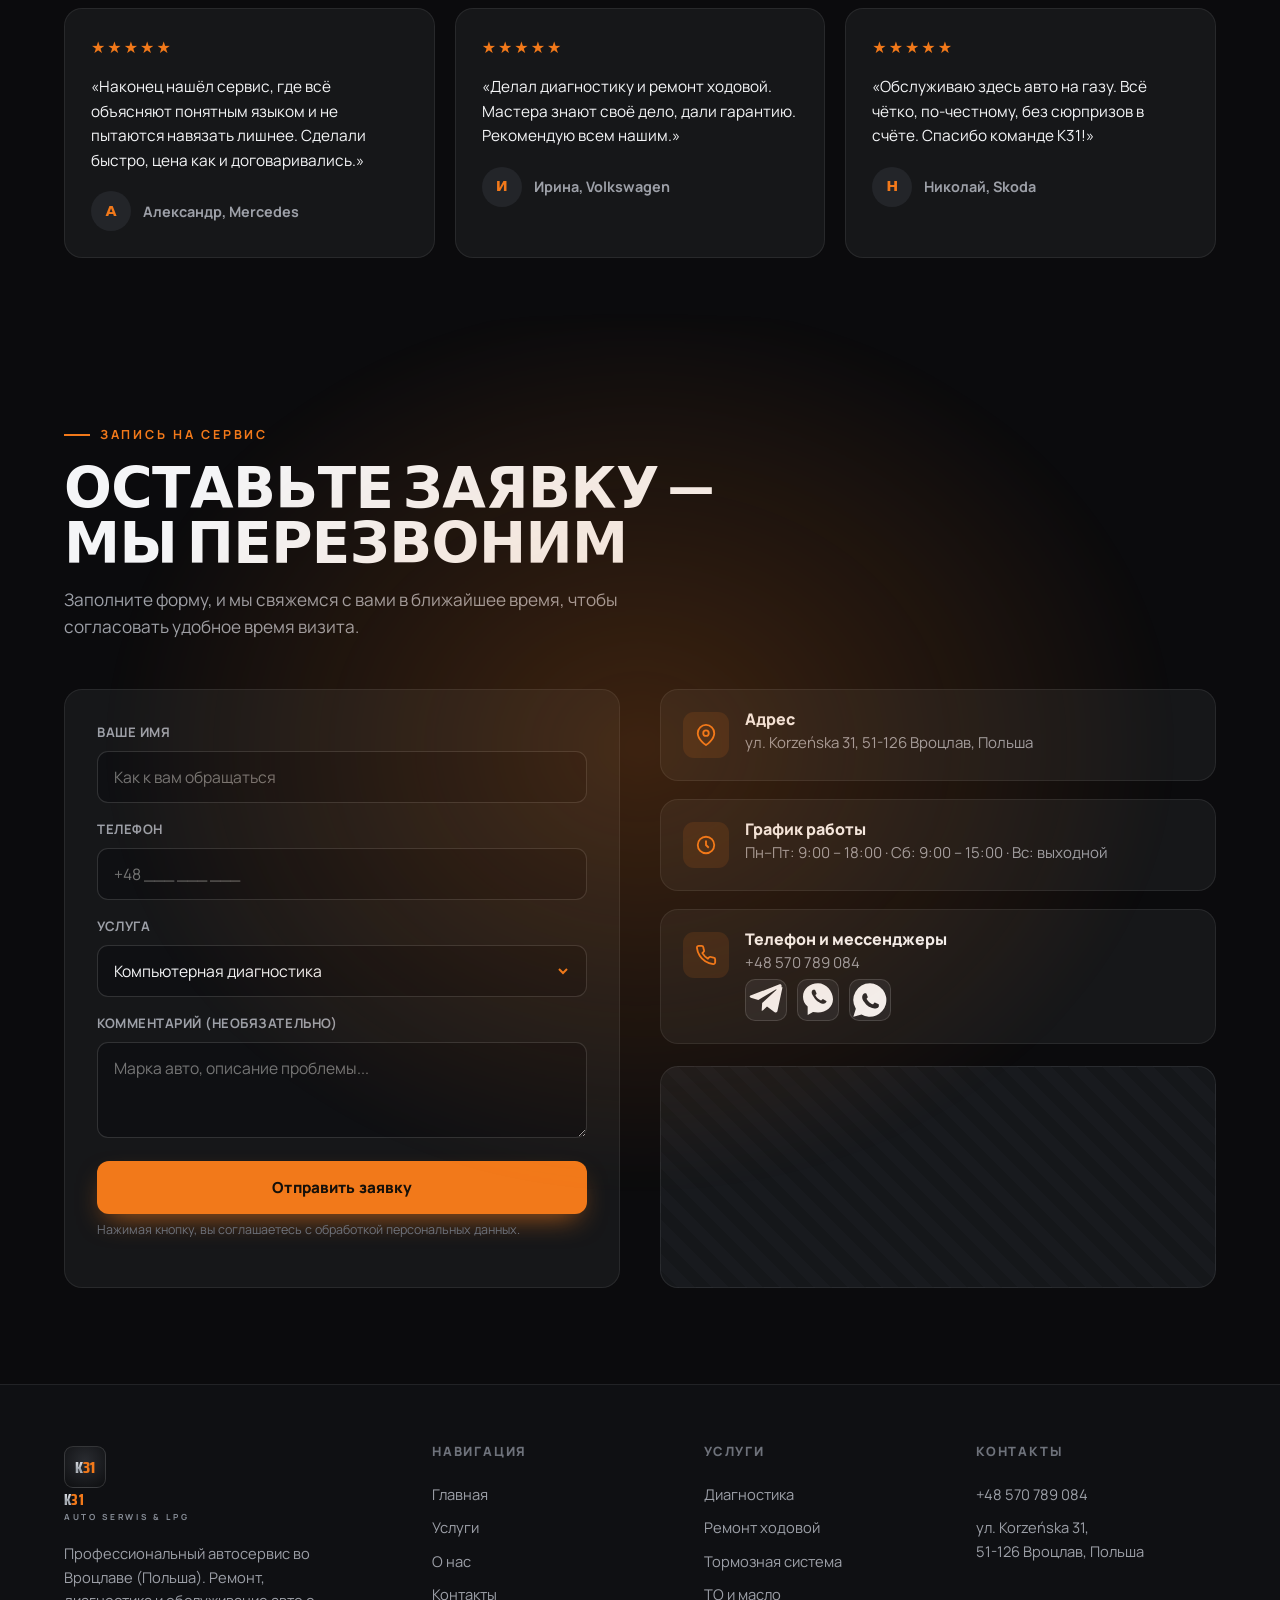
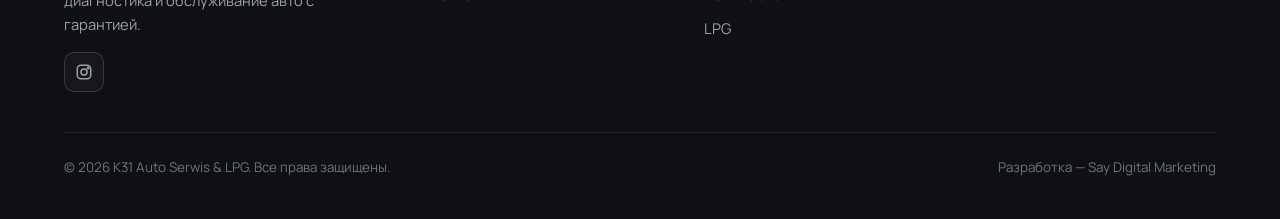
<file: ru/index.html>
<!DOCTYPE html>
<html lang="ru">
<head>
<meta charset="UTF-8" />
<meta name="viewport" content="width=device-width, initial-scale=1.0" />
<!-- Google Tag Manager -->
<script>(function(w,d,s,l,i){w[l]=w[l]||[];w[l].push({'gtm.start':
new Date().getTime(),event:'gtm.js'});var f=d.getElementsByTagName(s)[0],
j=d.createElement(s),dl=l!='dataLayer'?'&l='+l:'';j.async=true;j.src=
'https://www.googletagmanager.com/gtm.js?id='+i+dl;f.parentNode.insertBefore(j,f);
})(window,document,'script','dataLayer','GTM-KS6R9NJM');</script>
<!-- End Google Tag Manager -->

<link rel="preconnect" href="https://fonts.googleapis.com" />
<link rel="preconnect" href="https://fonts.gstatic.com" crossorigin />
<link href="https://fonts.googleapis.com/css2?family=Saira+Condensed:wght@600;700;800&family=Manrope:wght@500;600;700;800&display=swap" rel="stylesheet" />
<link rel="icon" href="/favicon.svg" type="image/svg+xml" />
<link rel="stylesheet" href="/css/styles.css?v=3" />
<title>Автосервис во Вроцлаве — ремонт, диагностика, LPG | K31</title>
<meta name="description" content="Автосервис K31 во Вроцлаве, ул. Korzeńska 31. Ремонт, компьютерная диагностика, ТО и обслуживание LPG. Честные цены и гарантия. Запись онлайн." />
<link rel="canonical" href="https://www.k31autoserwis.pl/ru" />
<link rel="alternate" hreflang="pl" href="https://www.k31autoserwis.pl/" />
<link rel="alternate" hreflang="uk" href="https://www.k31autoserwis.pl/uk" />
<link rel="alternate" hreflang="ru" href="https://www.k31autoserwis.pl/ru" />
<link rel="alternate" hreflang="x-default" href="https://www.k31autoserwis.pl/" />
<meta property="og:type" content="website" />
<meta property="og:site_name" content="K31 Auto Serwis &amp; LPG" />
<meta property="og:locale" content="ru_RU" />
<meta property="og:url" content="https://www.k31autoserwis.pl/ru" />
<meta property="og:title" content="Автосервис во Вроцлаве — ремонт, диагностика, LPG | K31" />
<meta property="og:description" content="Автосервис K31 во Вроцлаве, ул. Korzeńska 31. Ремонт, компьютерная диагностика, ТО и обслуживание LPG. Честные цены и гарантия. Запись онлайн." />
<meta property="og:image" content="https://www.k31autoserwis.pl/assets/hero.webp" />
<meta name="twitter:card" content="summary_large_image" />
<meta name="twitter:title" content="Автосервис во Вроцлаве — ремонт, диагностика, LPG | K31" />
<meta name="twitter:description" content="Автосервис K31 во Вроцлаве, ул. Korzeńska 31. Ремонт, компьютерная диагностика, ТО и обслуживание LPG. Честные цены и гарантия. Запись онлайн." />
<meta name="twitter:image" content="https://www.k31autoserwis.pl/assets/hero.webp" />
<script type="application/ld+json">{"@context":"https://schema.org","@type":"AutoRepair","@id":"https://www.k31autoserwis.pl/#business","name":"K31 Auto Serwis & LPG","description":"Автосервис и обслуживание LPG во Вроцлаве. Ремонт, компьютерная диагностика, ТО, тормоза, ходовая, ГРМ.","url":"https://www.k31autoserwis.pl/ru","image":"https://www.k31autoserwis.pl/assets/hero.webp","telephone":"+48570789084","priceRange":"$","address":{"@type":"PostalAddress","streetAddress":"Korzeńska 31","postalCode":"51-126","addressLocality":"Wrocław","addressRegion":"dolnośląskie","addressCountry":"PL"},"geo":{"@type":"GeoCoordinates","latitude":51.1516544,"longitude":17.0427068},"areaServed":{"@type":"City","name":"Wrocław"},"availableLanguage":["pl","uk","ru"],"sameAs":["https://www.instagram.com/k31_auto_serwis_lpg"],"openingHoursSpecification":[{"@type":"OpeningHoursSpecification","dayOfWeek":["Monday","Tuesday","Wednesday","Thursday","Friday"],"opens":"09:00","closes":"18:00"},{"@type":"OpeningHoursSpecification","dayOfWeek":"Saturday","opens":"09:00","closes":"15:00"}],"makesOffer":[{"@type":"Offer","itemOffered":{"@type":"Service","name":"Компьютерная диагностика"}},{"@type":"Offer","itemOffered":{"@type":"Service","name":"Ремонт ходовой части"}},{"@type":"Offer","itemOffered":{"@type":"Service","name":"Тормозная система"}},{"@type":"Offer","itemOffered":{"@type":"Service","name":"ТО и замена масла"}},{"@type":"Offer","itemOffered":{"@type":"Service","name":"Замена ремня ГРМ"}},{"@type":"Offer","itemOffered":{"@type":"Service","name":"Обслуживание LPG"}}]}</script>
</head>
<body>
<!-- Google Tag Manager (noscript) -->
<noscript><iframe src="https://www.googletagmanager.com/ns.html?id=GTM-KS6R9NJM"
height="0" width="0" style="display:none;visibility:hidden"></iframe></noscript>
<!-- End Google Tag Manager (noscript) -->


<!-- ============ HEADER ============ -->
<header class="header">
  <div class="container header__inner">
    <a href="index.html" class="brand">
      <span class="brand__logo"><span class="brand__logoText"><span style="background:var(--metal);-webkit-background-clip:text;background-clip:text;color:transparent">K</span><span style="color:var(--orange)">31</span></span></span>
      <span>
        <span><span class="k">K</span><span class="num">31</span></span>
        <small>AUTO SERWIS &amp; LPG</small>
      </span>
    </a>
    <nav class="nav">
      <a href="index.html" class="active">Главная</a>
      <a href="poslugy.html">Услуги</a>
      <a href="pro-nas.html">О нас</a>
      <a href="kontakty.html">Контакты</a>
    </nav>
    <div class="header__cta">
      <div class="langsw" role="group" aria-label="Language"><a href="/" data-lang="pl">PL</a><a href="/uk" data-lang="uk">UA</a><a href="/ru" data-lang="ru">RU</a></div>
      <!-- PLACEHOLDER: phone -->
      <a href="tel:+48570789084" class="header__phone">
        <svg viewBox="0 0 24 24" fill="none" stroke="currentColor" stroke-width="2"><path d="M22 16.92v3a2 2 0 0 1-2.18 2 19.79 19.79 0 0 1-8.63-3.07 19.5 19.5 0 0 1-6-6 19.79 19.79 0 0 1-3.07-8.67A2 2 0 0 1 4.11 2h3a2 2 0 0 1 2 1.72c.13.96.36 1.9.7 2.81a2 2 0 0 1-.45 2.11L8.09 9.91a16 16 0 0 0 6 6l1.27-1.27a2 2 0 0 1 2.11-.45c.9.34 1.85.57 2.81.7A2 2 0 0 1 22 16.92z"/></svg>
        +48 570 789 084
      </a>
      <a href="#zapys" class="btn btn-primary">Запись на сервис</a>
      <button class="burger" aria-label="Меню"><span></span><span></span><span></span></button>
    </div>
  </div>
</header>

<div class="mobile-menu">
  <div class="langsw langsw--m" role="group" aria-label="Language"><a href="/" data-lang="pl">Polski</a><a href="/uk" data-lang="uk">Українська</a><a href="/ru" data-lang="ru">Русский</a></div>
  <a href="index.html">Главная</a>
  <a href="poslugy.html">Услуги</a>
  <a href="pro-nas.html">О нас</a>
  <a href="kontakty.html">Контакты</a>
  <a href="tel:+48570789084" class="btn btn-ghost">+48 570 789 084</a>
  <a href="#zapys" class="btn btn-primary">Запись на сервис</a>
</div>

<!-- ============ HERO ============ -->
<section class="hero">
  <div class="hero__bg"></div>
  <div class="container hero__grid">
    <div class="reveal">
      <span class="kicker">Автосервис во Вроцлаве, Польша</span>
      <h1 class="hero__title">
        Твоё авто<br />
        <span class="line2">в надёжных руках</span>
      </h1>
      <p class="lead">Ремонт, диагностика и обслуживание автомобилей любой сложности. Честные цены, оригинальные запчасти и гарантия на все работы. Общаемся на украинском, польском и русском.</p>
      <div class="hero__cta">
        <a href="#zapys" class="btn btn-primary">Записаться онлайн</a>
        <a href="tel:+48570789084" class="btn btn-ghost">
          <svg viewBox="0 0 24 24" fill="none" stroke="currentColor" stroke-width="2"><path d="M22 16.92v3a2 2 0 0 1-2.18 2 19.79 19.79 0 0 1-8.63-3.07 19.5 19.5 0 0 1-6-6 19.79 19.79 0 0 1-3.07-8.67A2 2 0 0 1 4.11 2h3a2 2 0 0 1 2 1.72c.13.96.36 1.9.7 2.81a2 2 0 0 1-.45 2.11L8.09 9.91a16 16 0 0 0 6 6l1.27-1.27a2 2 0 0 1 2.11-.45c.9.34 1.85.57 2.81.7A2 2 0 0 1 22 16.92z"/></svg>
          Позвонить
        </a>
      </div>
      <div class="hero__badges">
        <span><svg viewBox="0 0 24 24" fill="none" stroke="currentColor" stroke-width="2"><path d="M9 12l2 2 4-4"/><circle cx="12" cy="12" r="9"/></svg> Гарантия на работы</span>
        <span><svg viewBox="0 0 24 24" fill="none" stroke="currentColor" stroke-width="2"><path d="M9 12l2 2 4-4"/><circle cx="12" cy="12" r="9"/></svg> Оригинальные запчасти</span>
        <span><svg viewBox="0 0 24 24" fill="none" stroke="currentColor" stroke-width="2"><path d="M9 12l2 2 4-4"/><circle cx="12" cy="12" r="9"/></svg> Прозрачные цены</span>
      </div>
    </div>

    <div class="promo-card reveal">
      <h3>Компьютерная диагностика</h3>
      <div>
        <span class="price-pill">от 100 zł</span>
        <span class="price-old">200 zł</span>
      </div>
      <p>Полная проверка систем автомобиля на современном оборудовании. Точно найдём причину неисправности — без лишних затрат.</p>
      <a href="#zapys" class="btn btn-primary btn-block" style="margin-top:22px">Записаться на диагностику</a>
    </div>
  </div>
</section>

<!-- ============ TRUST TILES ============ -->
<section class="section section--tight">
  <div class="container">
    <div class="tiles">
      <div class="tile reveal">
        <div class="tile__ic"><svg viewBox="0 0 24 24" fill="none" stroke="currentColor" stroke-width="2"><path d="M14.7 6.3a4 4 0 0 0-5.4 5.4l-6 6a2 2 0 1 0 3 3l6-6a4 4 0 0 0 5.4-5.4l-2.3 2.3-2-2 2.3-2.3z"/></svg></div>
        <h3>Современное оборудование</h3>
        <p>Работаем на профессиональных стендах и инструментах последнего поколения.</p>
      </div>
      <div class="tile reveal">
        <div class="tile__ic"><svg viewBox="0 0 24 24" fill="none" stroke="currentColor" stroke-width="2"><path d="M12 2l8 4v6c0 5-3.5 8-8 10-4.5-2-8-5-8-10V6l8-4z"/></svg></div>
        <h3>Качественные запчасти</h3>
        <p>Оригинал и проверенные аналоги. Всегда согласуем выбор с вами.</p>
      </div>
      <div class="tile reveal">
        <div class="tile__ic"><svg viewBox="0 0 24 24" fill="none" stroke="currentColor" stroke-width="2"><path d="M12 15a4 4 0 1 0 0-8 4 4 0 0 0 0 8z"/><path d="M12 2v3M12 19v3M2 12h3M19 12h3"/></svg></div>
        <h3>Многолетний опыт</h3>
        <p>Команда мастеров, которая ремонтирует авто всех популярных марок.</p>
      </div>
      <div class="tile reveal">
        <div class="tile__ic"><svg viewBox="0 0 24 24" fill="none" stroke="currentColor" stroke-width="2"><path d="M9 12l2 2 4-4"/><path d="M12 2l8 4v6c0 5-3.5 8-8 10-4.5-2-8-5-8-10V6l8-4z"/></svg></div>
        <h3>Гарантия на работы</h3>
        <p>Отвечаем за результат и предоставляем гарантию на выполненные работы.</p>
      </div>
    </div>
  </div>
</section>

<!-- ============ SERVICES ============ -->
<section class="section glow-wrap" id="poslugy">
  <div class="glow"></div>
  <div class="container">
    <div class="section-head reveal">
      <span class="kicker">Что мы делаем</span>
      <h2>Полный спектр услуг<br />для вашего авто</h2>
      <p class="lead">От планового ТО до сложного ремонта — беремся за задачи любой сложности и делаем всё качественно и вовремя.</p>
    </div>
    <div class="svc-grid">
      <!-- card template -->
      <div class="svc reveal">
        <div class="svc__media"><svg viewBox="0 0 24 24" fill="none" stroke="currentColor" stroke-width="1.5"><circle cx="12" cy="12" r="9"/><path d="M12 7v5l3 3"/></svg></div>
        <div class="svc__body">
          <h3>Компьютерная диагностика</h3>
          <p>Считывание ошибок, проверка всех систем и точное определение неисправности.</p>
          <div class="svc__foot"><span class="price-pill">от 100 zł</span><a href="#zapys" class="text-orange" style="font-weight:800">Записаться →</a></div>
        </div>
      </div>
      <div class="svc reveal">
        <div class="svc__media"><svg viewBox="0 0 24 24" fill="none" stroke="currentColor" stroke-width="1.5"><path d="M3 13h2l1.5-4h11L19 13h2v5h-2a2 2 0 1 1-4 0H9a2 2 0 1 1-4 0H3z"/><circle cx="7" cy="18" r="1.5"/><circle cx="17" cy="18" r="1.5"/></svg></div>
        <div class="svc__body">
          <h3>Ремонт ходовой части</h3>
          <p>Диагностика и замена элементов подвески, амортизаторов, рычагов и сайлентблоков.</p>
          <div class="svc__foot"><span class="price-pill">цена по запросу</span><a href="#zapys" class="text-orange" style="font-weight:800">Записаться →</a></div>
        </div>
      </div>
      <div class="svc reveal">
        <div class="svc__media"><svg viewBox="0 0 24 24" fill="none" stroke="currentColor" stroke-width="1.5"><circle cx="12" cy="12" r="9"/><circle cx="12" cy="12" r="3"/><path d="M12 3v3M12 18v3M3 12h3M18 12h3"/></svg></div>
        <div class="svc__body">
          <h3>Тормозная система</h3>
          <p>Замена колодок, дисков, тормозной жидкости. Проверка и настройка системы.</p>
          <div class="svc__foot"><span class="price-pill">от 150 zł</span><a href="#zapys" class="text-orange" style="font-weight:800">Записаться →</a></div>
        </div>
      </div>
      <div class="svc reveal">
        <div class="svc__media"><svg viewBox="0 0 24 24" fill="none" stroke="currentColor" stroke-width="1.5"><path d="M5 8h14l-1 11a1 1 0 0 1-1 1H7a1 1 0 0 1-1-1L5 8z"/><path d="M9 8V5a3 3 0 0 1 6 0v3"/></svg></div>
        <div class="svc__body">
          <h3>Замена масла и ТО</h3>
          <p>Плановое техническое обслуживание, замена масла, фильтров и расходных материалов.</p>
          <div class="svc__foot"><span class="price-pill">от 150 zł</span><a href="#zapys" class="text-orange" style="font-weight:800">Записаться →</a></div>
        </div>
      </div>
      <div class="svc reveal">
        <div class="svc__media"><svg viewBox="0 0 24 24" fill="none" stroke="currentColor" stroke-width="1.5"><path d="M3 12a9 9 0 0 1 18 0"/><path d="M12 12l4-2"/><circle cx="12" cy="12" r="1.5"/></svg></div>
        <div class="svc__body">
          <h3>Замена ремня ГРМ</h3>
          <p>Замена ремня ГРМ с роликами и помпой — по рекомендациям производителя.</p>
          <div class="svc__foot"><span class="price-pill">от 600 zł</span><a href="#zapys" class="text-orange" style="font-weight:800">Записаться →</a></div>
        </div>
      </div>
      <div class="svc reveal">
        <div class="svc__media"><svg viewBox="0 0 24 24" fill="none" stroke="currentColor" stroke-width="1.5"><path d="M4 12a8 8 0 0 1 16 0v4a2 2 0 0 1-2 2h-1v-6"/><path d="M7 18v-6H6a2 2 0 0 0-2 2v2a2 2 0 0 0 2 2h1z"/></svg></div>
        <div class="svc__body">
          <h3>Обслуживание LPG</h3>
          <p>Проверка, настройка и обслуживание газового оборудования вашего автомобиля.</p>
          <div class="svc__foot"><span class="price-pill">цена по запросу</span><a href="#zapys" class="text-orange" style="font-weight:800">Записаться →</a></div>
        </div>
      </div>
    </div>
    <div style="text-align:center;margin-top:40px" class="reveal">
      <a href="poslugy.html" class="btn btn-ghost">Все услуги и цены</a>
    </div>
  </div>
</section>

<!-- ============ ABOUT SPLIT ============ -->
<section class="section">
  <div class="container split">
    <div class="split__media reveal"><img src="/assets/about.jpg" alt="Мастер K31 Auto Serwis за работой — ремонт авто на подъёмнике" loading="lazy" /></div>
    <div class="reveal">
      <span class="kicker">Почему выбирают K31</span>
      <h2>Сервис, которому<br />можно доверять</h2>
      <p class="lead">Мы — автосервис во Вроцлаве для всех, кто ценит честность и качество. Понимаем вас с полуслова, объясняем всё понятным языком и работаем честно: вы всегда знаете, что, зачем и сколько стоит.</p>
      <ul class="checklist">
        <li><svg viewBox="0 0 24 24" fill="none" stroke="currentColor" stroke-width="2"><path d="M20 6L9 17l-5-5"/></svg> Обслуживание всех популярных марок авто</li>
        <li><svg viewBox="0 0 24 24" fill="none" stroke="currentColor" stroke-width="2"><path d="M20 6L9 17l-5-5"/></svg> Прозрачная смета до начала работ</li>
        <li><svg viewBox="0 0 24 24" fill="none" stroke="currentColor" stroke-width="2"><path d="M20 6L9 17l-5-5"/></svg> Общение на украинском, польском и русском</li>
        <li><svg viewBox="0 0 24 24" fill="none" stroke="currentColor" stroke-width="2"><path d="M20 6L9 17l-5-5"/></svg> Гарантия на запчасти и выполненные работы</li>
      </ul>
      <a href="pro-nas.html" class="btn btn-primary" style="margin-top:28px">Узнать больше о нас</a>
    </div>
  </div>
</section>

<!-- ============ PROCESS ============ -->
<section class="section section--tight glow-wrap">
  <div class="container">
    <div class="section-head reveal" style="margin-bottom:36px">
      <span class="kicker">Как мы работаем</span>
      <h2>Просто и понятно —<br />в 4 шага</h2>
    </div>
    <div class="steps">
      <div class="step reveal"><div class="step__n">01</div><h3>Запись</h3><p>Оставляете заявку онлайн или звоните — подбираем удобное время.</p></div>
      <div class="step reveal"><div class="step__n">02</div><h3>Диагностика</h3><p>Осматриваем авто, находим причину и согласуем смету.</p></div>
      <div class="step reveal"><div class="step__n">03</div><h3>Ремонт</h3><p>Выполняем работы качественно, с оригинальными или проверенными запчастями.</p></div>
      <div class="step reveal"><div class="step__n">04</div><h3>Гарантия</h3><p>Отдаём исправное авто и предоставляем гарантию на выполненные работы.</p></div>
    </div>
  </div>
</section>

<!-- ============ STATS ============ -->
<section class="section--tight">
  <div class="container">
    <div class="stats">
      <div class="reveal"><div class="stat__num"><span data-count="10" data-suffix="+">0</span></div><div class="stat__lbl">лет опыта</div></div>
      <div class="reveal"><div class="stat__num"><span data-count="5000" data-suffix="+">0</span></div><div class="stat__lbl">обслуженных авто</div></div>
      <div class="reveal"><div class="stat__num"><span data-count="50" data-suffix="+">0</span></div><div class="stat__lbl">видов услуг</div></div>
      <div class="reveal"><div class="stat__num"><span data-count="98" data-suffix="%">0</span></div><div class="stat__lbl">довольных клиентов</div></div>
    </div>
  </div>
</section>

<!-- ============ LPG BAND ============ -->
<section class="section">
  <div class="container">
    <div class="band reveal">
      <div>
        <span class="kicker">Auto Serwis &amp; LPG</span>
        <h2 style="margin-top:14px">Газовое оборудование?<br />Мы позаботимся.</h2>
        <p>Проверка, регулировка и обслуживание LPG-систем. Ваше авто на газу будет работать экономно и безопасно.</p>
      </div>
      <a href="#zapys" class="btn btn-primary">Записаться на LPG-сервис</a>
    </div>
  </div>
</section>

<!-- ============ REVIEWS ============ -->
<section class="section section--tight">
  <div class="container">
    <div class="section-head reveal">
      <span class="kicker">Отзывы</span>
      <h2>Что говорят клиенты</h2>
    </div>
    <div class="reviews">
      <div class="review reveal">
        <div class="review__stars">★★★★★</div>
        <p>«Наконец нашёл сервис, где всё объясняют понятным языком и не пытаются навязать лишнее. Сделали быстро, цена как и договаривались.»</p>
        <div class="review__by"><span class="review__ava">А</span> Александр, Mercedes</div>
      </div>
      <div class="review reveal">
        <div class="review__stars">★★★★★</div>
        <p>«Делал диагностику и ремонт ходовой. Мастера знают своё дело, дали гарантию. Рекомендую всем нашим.»</p>
        <div class="review__by"><span class="review__ava">И</span> Ирина, Volkswagen</div>
      </div>
      <div class="review reveal">
        <div class="review__stars">★★★★★</div>
        <p>«Обслуживаю здесь авто на газу. Всё чётко, по-честному, без сюрпризов в счёте. Спасибо команде K31!»</p>
        <div class="review__by"><span class="review__ava">Н</span> Николай, Skoda</div>
      </div>
    </div>
  </div>
</section>

<!-- ============ CONTACT / LEAD FORM ============ -->
<section class="section glow-wrap" id="zapys">
  <div class="glow"></div>
  <div class="container">
    <div class="section-head reveal">
      <span class="kicker">Запись на сервис</span>
      <h2>Оставьте заявку —<br />мы перезвоним</h2>
      <p class="lead">Заполните форму, и мы свяжемся с вами в ближайшее время, чтобы согласовать удобное время визита.</p>
    </div>
    <div class="contact">
      <form class="form-card reveal" data-lead>
        <input type="text" name="website" class="hp" tabindex="-1" autocomplete="off" aria-hidden="true" />
        <div class="field">
          <label for="name">Ваше имя</label>
          <input id="name" name="name" type="text" placeholder="Как к вам обращаться" required />
        </div>
        <div class="field">
          <label for="phone">Телефон</label>
          <input id="phone" name="phone" type="tel" placeholder="+48 ___ ___ ___" required />
        </div>
        <div class="field">
          <label for="service">Услуга</label>
          <select id="service" name="service">
            <option>Компьютерная диагностика</option>
            <option>Ремонт ходовой части</option>
            <option>Тормозная система</option>
            <option>Замена масла / ТО</option>
            <option>Обслуживание LPG</option>
            <option>Другое</option>
          </select>
        </div>
        <div class="field">
          <label for="msg">Комментарий (необязательно)</label>
          <textarea id="msg" name="msg" rows="3" placeholder="Марка авто, описание проблемы..."></textarea>
        </div>
        <button type="submit" class="btn btn-primary btn-block">Отправить заявку</button>
        <p class="form-note">Нажимая кнопку, вы соглашаетесь с обработкой персональных данных.</p>
        <div class="form-success">✓ Спасибо! Ваша заявка принята. Мы позвоним в ближайшее время.</div>
        <div class="form-error" role="alert"></div>
      </form>

      <div class="contact-info reveal">
        <div class="info-row">
          <div class="info-row__ic"><svg viewBox="0 0 24 24" fill="none" stroke="currentColor" stroke-width="2"><path d="M21 10c0 7-9 13-9 13s-9-6-9-13a9 9 0 0 1 18 0z"/><circle cx="12" cy="10" r="3"/></svg></div>
          <div><h3>Адрес</h3><p>ул. Korzeńska 31, 51-126 Вроцлав, Польша</p></div>
        </div>
        <div class="info-row">
          <div class="info-row__ic"><svg viewBox="0 0 24 24" fill="none" stroke="currentColor" stroke-width="2"><circle cx="12" cy="12" r="9"/><path d="M12 7v5l3 3"/></svg></div>
          <div><h3>График работы</h3><p>Пн–Пт: 9:00 – 18:00 · Сб: 9:00 – 15:00 · Вс: выходной</p></div>
        </div>
        <div class="info-row">
          <div class="info-row__ic"><svg viewBox="0 0 24 24" fill="none" stroke="currentColor" stroke-width="2"><path d="M22 16.92v3a2 2 0 0 1-2.18 2 19.79 19.79 0 0 1-8.63-3.07 19.5 19.5 0 0 1-6-6 19.79 19.79 0 0 1-3.07-8.67A2 2 0 0 1 4.11 2h3a2 2 0 0 1 2 1.72c.13.96.36 1.9.7 2.81a2 2 0 0 1-.45 2.11L8.09 9.91a16 16 0 0 0 6 6l1.27-1.27a2 2 0 0 1 2.11-.45c.9.34 1.85.57 2.81.7A2 2 0 0 1 22 16.92z"/></svg></div>
          <div>
            <h3>Телефон и мессенджеры</h3>
            <p><a href="tel:+48570789084">+48 570 789 084</a></p>
            <div class="messengers">
              <a href="https://t.me/k31_AutoSerwis_Wroclaw" target="_blank" rel="noopener" aria-label="Telegram" title="Telegram"><svg viewBox="0 0 24 24" fill="currentColor"><path d="M21.9 4.3l-3 14.2c-.2 1-.8 1.2-1.7.8l-4.6-3.4-2.2 2.1c-.3.3-.5.5-1 .5l.3-4.7L18.2 6c.4-.3-.1-.5-.6-.2L7.4 12 2.9 10.6c-1-.3-1-1 .2-1.4l17-6.6c.8-.3 1.5.2 1.2 1.7z"/></svg></a>
              <a href="viber://chat?number=%2B48570789084" aria-label="Viber" title="Viber"><svg viewBox="0 0 24 24" fill="currentColor"><path d="M12 2C7 2 3 5.5 3 10c0 2.3 1 4.4 2.8 5.9V21l3.2-1.8c.9.2 2 .3 3 .3 5 0 9-3.5 9-8s-4-9.5-9-9.5zm5 11.2c-.2.5-1.1 1-1.6 1-.4 0-.9.3-3-1s-3.3-3.6-3.4-3.8-.8-1-.8-1.9.5-1.3.6-1.5.4-.2.6-.2h.4c.2 0 .4 0 .6.5l.7 1.7c.1.2 0 .4-.1.5l-.4.4c-.1.2-.2.3 0 .6s.6 1 1.3 1.6c.9.8 1.5 1 1.7 1.1s.4.1.5 0l.5-.6c.2-.2.4-.1.6 0l1.5.8c.2.1.4.2.4.4z"/></svg></a>
              <a href="https://wa.me/48570789084" target="_blank" rel="noopener" aria-label="WhatsApp" title="WhatsApp"><svg viewBox="0 0 24 24" fill="currentColor"><path d="M12 2a10 10 0 0 0-8.5 15.2L2 22l4.9-1.3A10 10 0 1 0 12 2zm5.3 13.9c-.2.6-1.3 1.2-1.8 1.2-.5.1-1 .2-3.3-.7s-3.7-3.3-3.9-3.5-1-1.4-1-2.6.6-1.8.9-2.1c.2-.2.4-.3.6-.3h.5c.2 0 .4 0 .6.4l.7 1.8c.1.1 0 .3 0 .4l-.4.5c-.2.2-.3.3-.1.6s.7 1.1 1.4 1.7c1 .8 1.7 1.1 2 1.2.2.1.4.1.5-.1l.6-.7c.2-.2.3-.2.6-.1l1.7.8c.2.1.4.2.4.3z"/></svg></a>
            </div>
          </div>
        </div>
        <div class="map-embed"><iframe src="https://www.google.com/maps/embed?pb=!1m3!2m1!1sKorze%C5%84ska+31,+51-126+Wroc%C5%82aw!6i16" style="width:100%;height:100%;min-height:220px;border:0;display:block" loading="lazy" referrerpolicy="no-referrer-when-downgrade" title="K31 Auto Serwis — ул. Korzeńska 31, Вроцлав" allowfullscreen></iframe></div>
      </div>
    </div>
  </div>
</section>

<!-- ============ FOOTER ============ -->
<footer class="footer">
  <div class="container">
    <div class="footer__top">
      <div>
        <a href="index.html" class="brand"><span class="brand__logo"><span><span style="background:var(--metal);-webkit-background-clip:text;background-clip:text;color:transparent">K</span><span style="color:var(--orange)">31</span></span></span><span><span><span class="k">K</span><span class="num">31</span></span><small>AUTO SERWIS &amp; LPG</small></span></a>
        <p class="footer__about">Профессиональный автосервис во Вроцлаве (Польша). Ремонт, диагностика и обслуживание авто с гарантией.</p>
        <div class="footer__socials">
          <a href="https://www.instagram.com/k31_auto_serwis_lpg" target="_blank" rel="noopener" aria-label="Instagram"><svg viewBox="0 0 24 24" fill="none" stroke="currentColor" stroke-width="2"><rect x="3" y="3" width="18" height="18" rx="5"/><circle cx="12" cy="12" r="4"/><circle cx="17.5" cy="6.5" r="1" fill="currentColor"/></svg></a>
        </div>
      </div>
      <div>
        <h4>Навигация</h4>
        <a href="index.html">Главная</a>
        <a href="poslugy.html">Услуги</a>
        <a href="pro-nas.html">О нас</a>
        <a href="kontakty.html">Контакты</a>
      </div>
      <div>
        <h4>Услуги</h4>
        <a href="poslugy.html">Диагностика</a>
        <a href="poslugy.html">Ремонт ходовой</a>
        <a href="poslugy.html">Тормозная система</a>
        <a href="poslugy.html">ТО и масло</a>
        <a href="poslugy.html">LPG</a>
      </div>
      <div>
        <h4>Контакты</h4>
        <a href="tel:+48570789084">+48 570 789 084</a>
        <p style="color:var(--muted);font-size:.92rem;padding:5px 0">ул. Korzeńska 31,<br />51-126 Вроцлав, Польша</p>
      </div>
    </div>
    <div class="footer__bottom">
      <span>© <span data-year>2026</span> K31 Auto Serwis &amp; LPG. Все права защищены.</span>
      <span>Разработка — Say Digital Marketing</span>
    </div>
  </div>
</footer>

<!-- sticky mobile call bar -->
<div class="callbar">
  <a href="tel:+48570789084" class="btn btn-ghost">Позвонить</a>
  <a href="#zapys" class="btn btn-primary">Запись на сервис</a>
</div>

<script src="/js/main.js?v=3"></script>
</body>
</html>
</file>
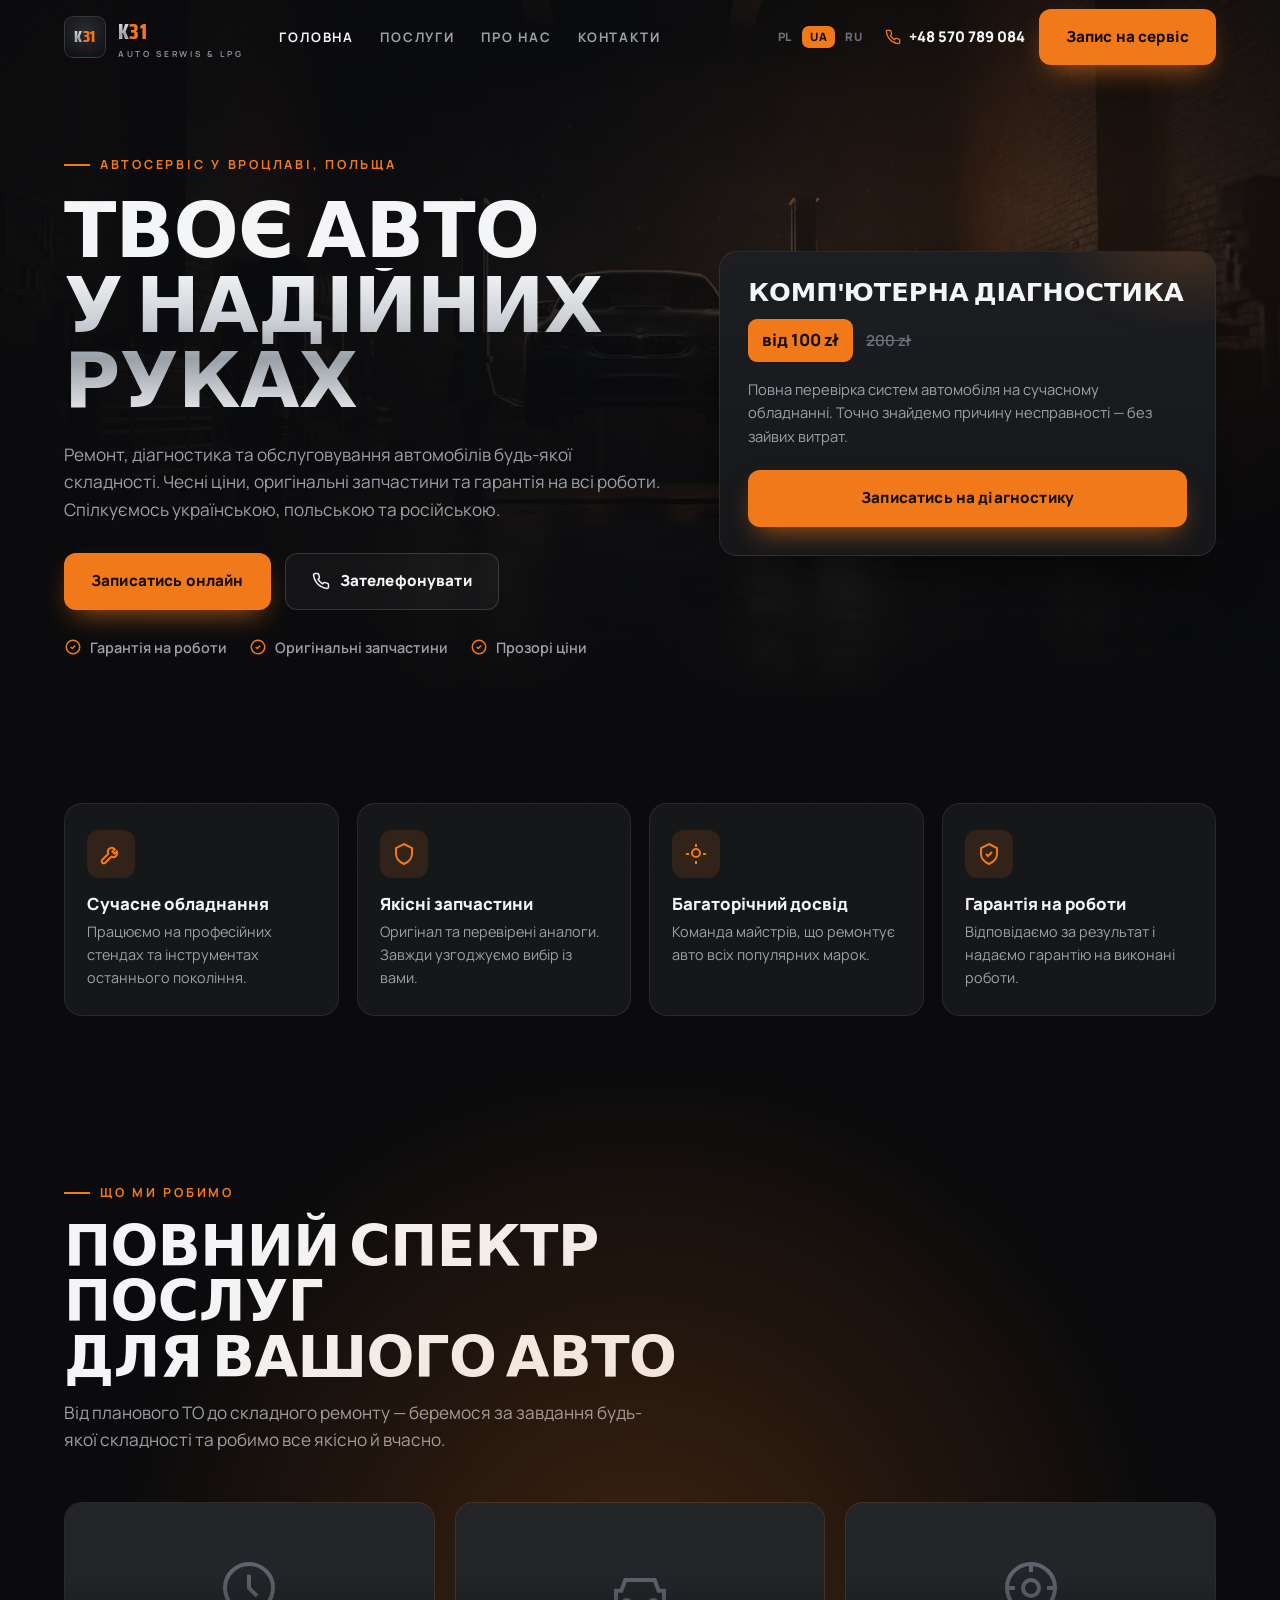
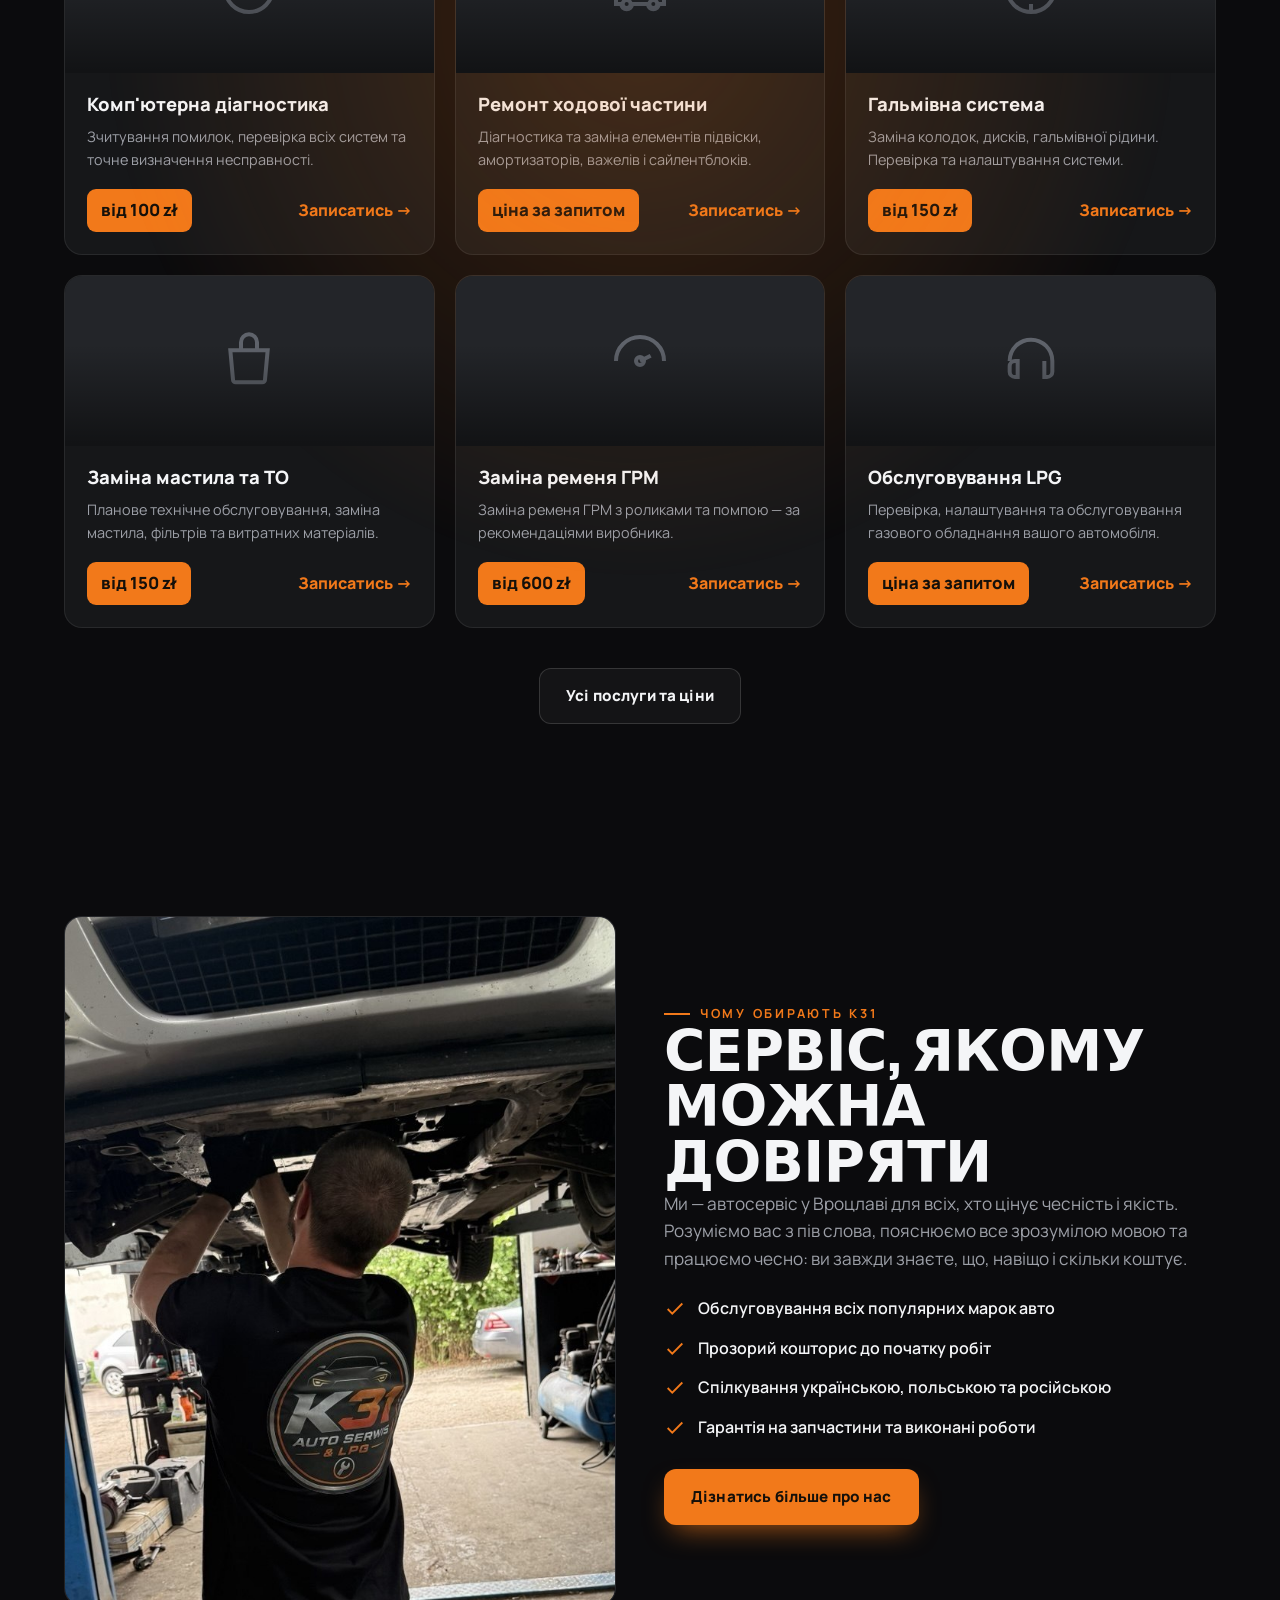
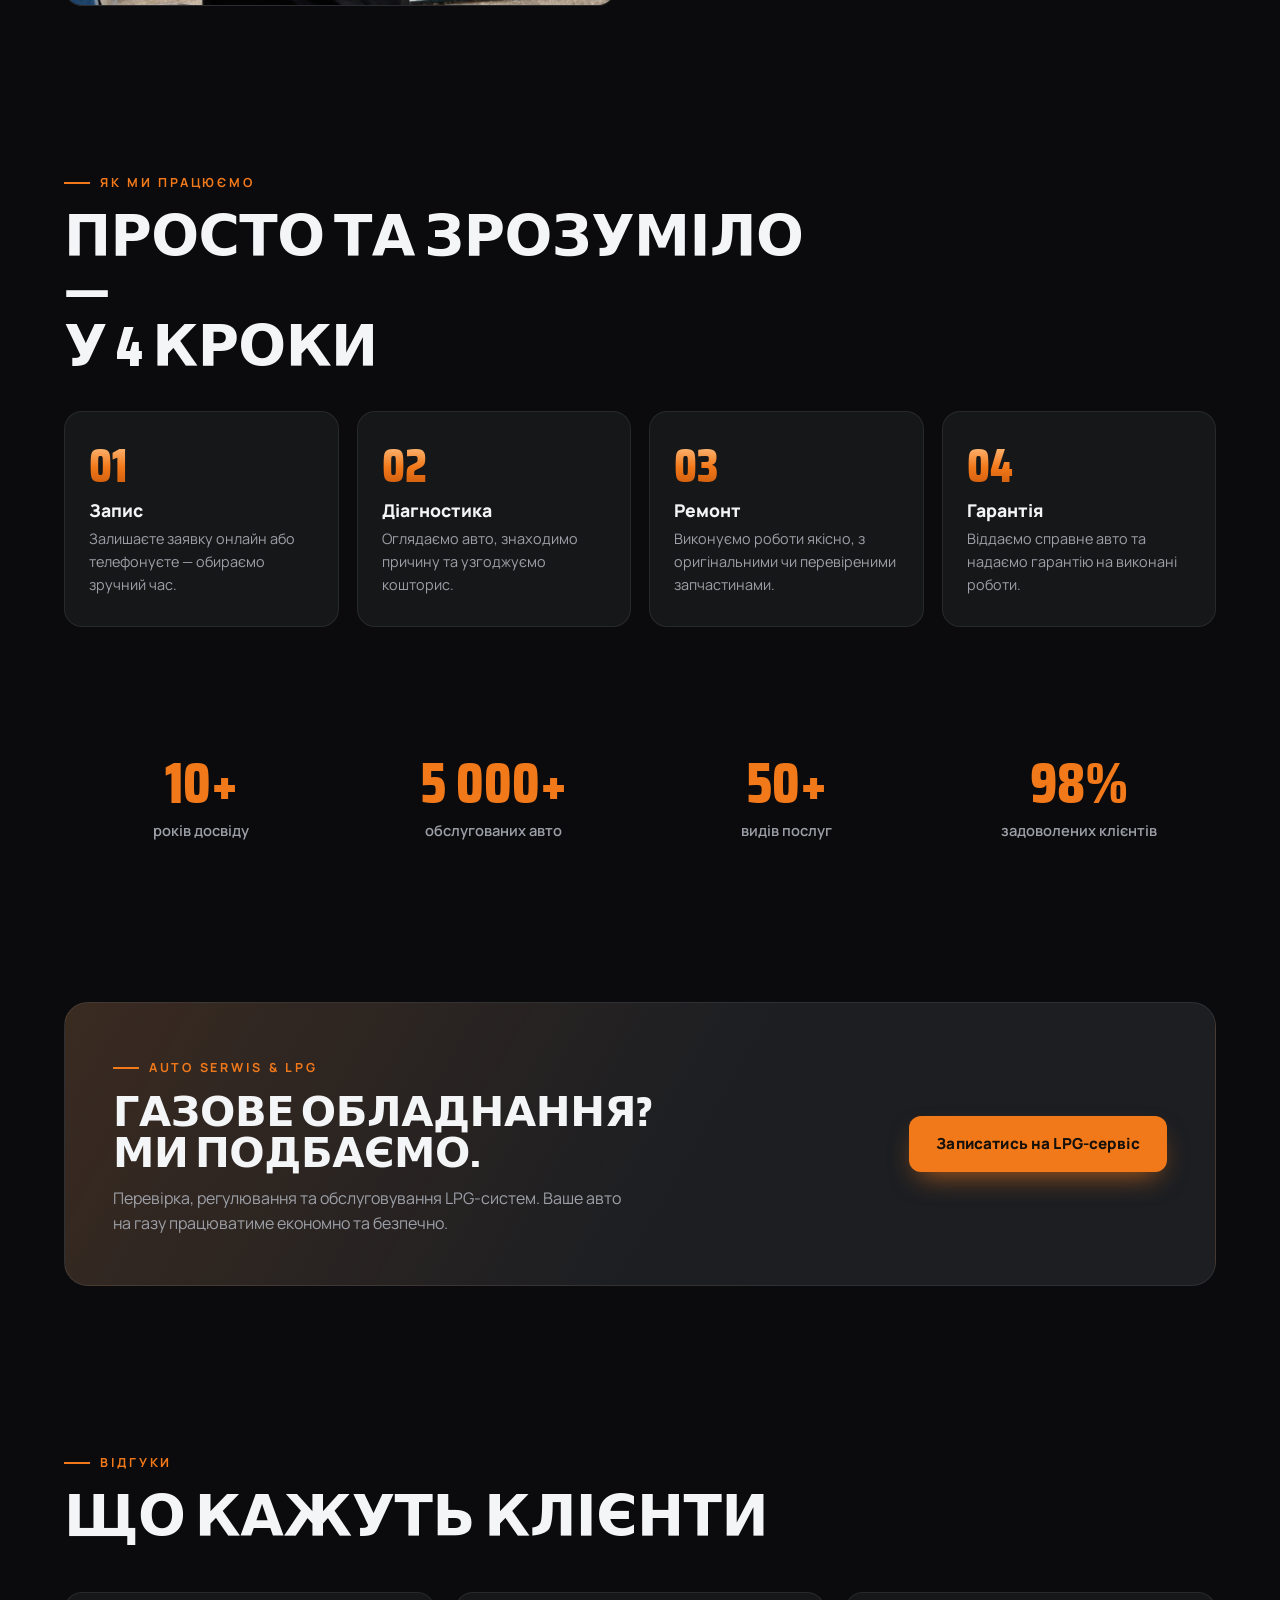
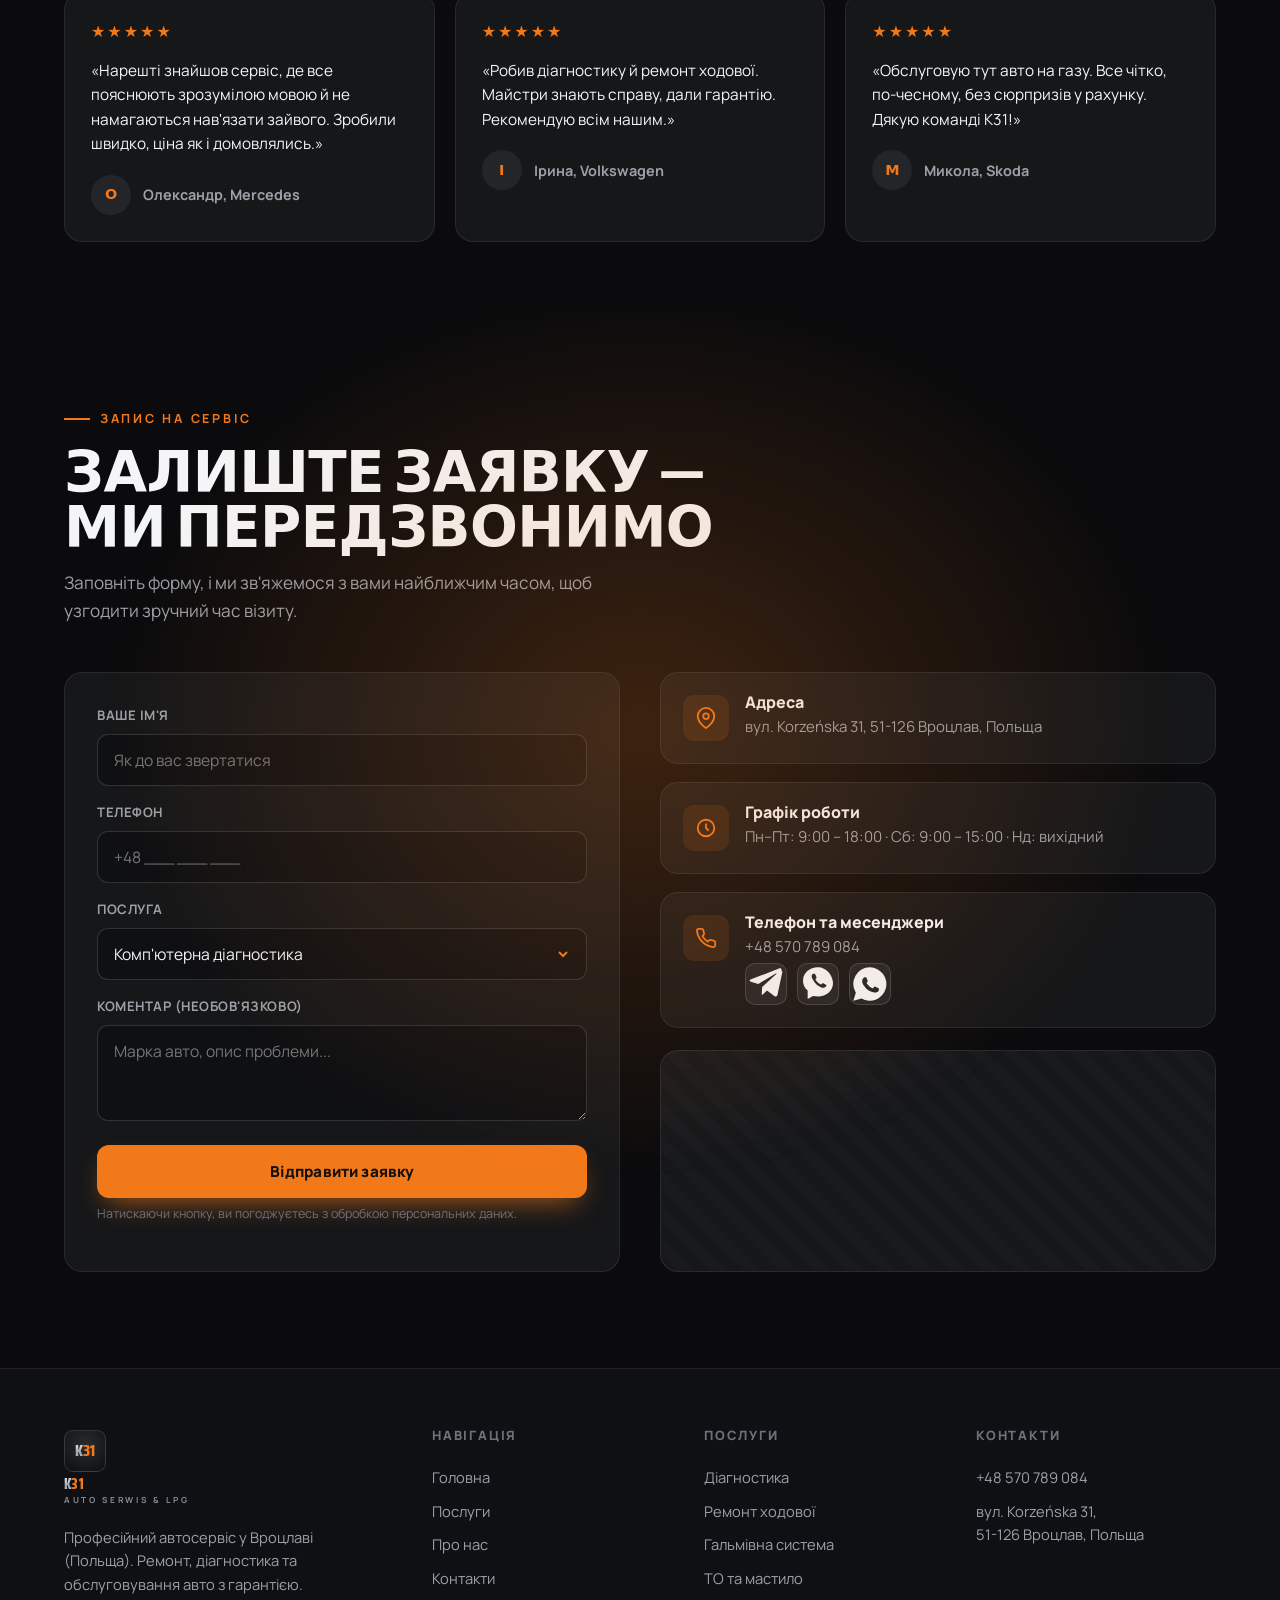
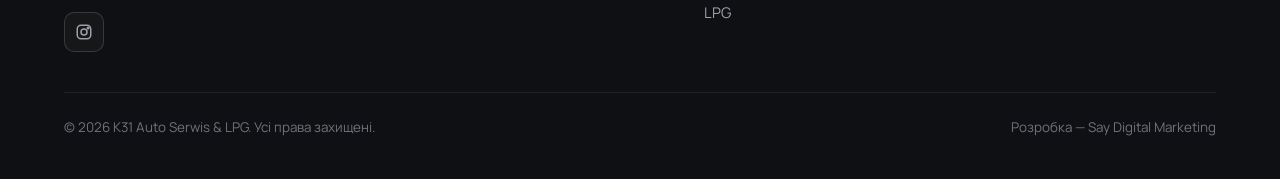
<file: uk/index.html>
<!DOCTYPE html>
<html lang="uk">
<head>
<meta charset="UTF-8" />
<meta name="viewport" content="width=device-width, initial-scale=1.0" />
<!-- Google Tag Manager -->
<script>(function(w,d,s,l,i){w[l]=w[l]||[];w[l].push({'gtm.start':
new Date().getTime(),event:'gtm.js'});var f=d.getElementsByTagName(s)[0],
j=d.createElement(s),dl=l!='dataLayer'?'&l='+l:'';j.async=true;j.src=
'https://www.googletagmanager.com/gtm.js?id='+i+dl;f.parentNode.insertBefore(j,f);
})(window,document,'script','dataLayer','GTM-KS6R9NJM');</script>
<!-- End Google Tag Manager -->

<link rel="preconnect" href="https://fonts.googleapis.com" />
<link rel="preconnect" href="https://fonts.gstatic.com" crossorigin />
<link href="https://fonts.googleapis.com/css2?family=Saira+Condensed:wght@600;700;800&family=Manrope:wght@500;600;700;800&display=swap" rel="stylesheet" />
<link rel="icon" href="/favicon.svg" type="image/svg+xml" />
<link rel="stylesheet" href="/css/styles.css?v=3" />
<title>Автосервіс у Вроцлаві — ремонт, діагностика, LPG | K31</title>
<meta name="description" content="Автосервіс K31 у Вроцлаві, вул. Korzeńska 31. Ремонт, компʼютерна діагностика, ТО та обслуговування LPG. Чесні ціни й гарантія. Запис онлайн." />
<link rel="canonical" href="https://www.k31autoserwis.pl/uk" />
<link rel="alternate" hreflang="pl" href="https://www.k31autoserwis.pl/" />
<link rel="alternate" hreflang="uk" href="https://www.k31autoserwis.pl/uk" />
<link rel="alternate" hreflang="ru" href="https://www.k31autoserwis.pl/ru" />
<link rel="alternate" hreflang="x-default" href="https://www.k31autoserwis.pl/" />
<meta property="og:type" content="website" />
<meta property="og:site_name" content="K31 Auto Serwis &amp; LPG" />
<meta property="og:locale" content="uk_UA" />
<meta property="og:url" content="https://www.k31autoserwis.pl/uk" />
<meta property="og:title" content="Автосервіс у Вроцлаві — ремонт, діагностика, LPG | K31" />
<meta property="og:description" content="Автосервіс K31 у Вроцлаві, вул. Korzeńska 31. Ремонт, компʼютерна діагностика, ТО та обслуговування LPG. Чесні ціни й гарантія. Запис онлайн." />
<meta property="og:image" content="https://www.k31autoserwis.pl/assets/hero.webp" />
<meta name="twitter:card" content="summary_large_image" />
<meta name="twitter:title" content="Автосервіс у Вроцлаві — ремонт, діагностика, LPG | K31" />
<meta name="twitter:description" content="Автосервіс K31 у Вроцлаві, вул. Korzeńska 31. Ремонт, компʼютерна діагностика, ТО та обслуговування LPG. Чесні ціни й гарантія. Запис онлайн." />
<meta name="twitter:image" content="https://www.k31autoserwis.pl/assets/hero.webp" />
<script type="application/ld+json">{"@context":"https://schema.org","@type":"AutoRepair","@id":"https://www.k31autoserwis.pl/#business","name":"K31 Auto Serwis & LPG","description":"Автосервіс та обслуговування LPG у Вроцлаві. Ремонт, компʼютерна діагностика, ТО, гальма, ходова, ГРМ.","url":"https://www.k31autoserwis.pl/uk","image":"https://www.k31autoserwis.pl/assets/hero.webp","telephone":"+48570789084","priceRange":"$","address":{"@type":"PostalAddress","streetAddress":"Korzeńska 31","postalCode":"51-126","addressLocality":"Wrocław","addressRegion":"dolnośląskie","addressCountry":"PL"},"geo":{"@type":"GeoCoordinates","latitude":51.1516544,"longitude":17.0427068},"areaServed":{"@type":"City","name":"Wrocław"},"availableLanguage":["pl","uk","ru"],"sameAs":["https://www.instagram.com/k31_auto_serwis_lpg"],"openingHoursSpecification":[{"@type":"OpeningHoursSpecification","dayOfWeek":["Monday","Tuesday","Wednesday","Thursday","Friday"],"opens":"09:00","closes":"18:00"},{"@type":"OpeningHoursSpecification","dayOfWeek":"Saturday","opens":"09:00","closes":"15:00"}],"makesOffer":[{"@type":"Offer","itemOffered":{"@type":"Service","name":"Комп'ютерна діагностика"}},{"@type":"Offer","itemOffered":{"@type":"Service","name":"Ремонт ходової частини"}},{"@type":"Offer","itemOffered":{"@type":"Service","name":"Гальмівна система"}},{"@type":"Offer","itemOffered":{"@type":"Service","name":"ТО та заміна мастила"}},{"@type":"Offer","itemOffered":{"@type":"Service","name":"Заміна ременя ГРМ"}},{"@type":"Offer","itemOffered":{"@type":"Service","name":"Обслуговування LPG"}}]}</script>
</head>
<body>
<!-- Google Tag Manager (noscript) -->
<noscript><iframe src="https://www.googletagmanager.com/ns.html?id=GTM-KS6R9NJM"
height="0" width="0" style="display:none;visibility:hidden"></iframe></noscript>
<!-- End Google Tag Manager (noscript) -->


<!-- ============ HEADER ============ -->
<header class="header">
  <div class="container header__inner">
    <a href="index.html" class="brand">
      <span class="brand__logo"><span class="brand__logoText"><span style="background:var(--metal);-webkit-background-clip:text;background-clip:text;color:transparent">K</span><span style="color:var(--orange)">31</span></span></span>
      <span>
        <span><span class="k">K</span><span class="num">31</span></span>
        <small>AUTO SERWIS &amp; LPG</small>
      </span>
    </a>
    <nav class="nav">
      <a href="index.html" class="active">Головна</a>
      <a href="poslugy.html">Послуги</a>
      <a href="pro-nas.html">Про нас</a>
      <a href="kontakty.html">Контакти</a>
    </nav>
    <div class="header__cta">
      <div class="langsw" role="group" aria-label="Language"><a href="/" data-lang="pl">PL</a><a href="/uk" data-lang="uk">UA</a><a href="/ru" data-lang="ru">RU</a></div>
      <!-- PLACEHOLDER: phone -->
      <a href="tel:+48570789084" class="header__phone">
        <svg viewBox="0 0 24 24" fill="none" stroke="currentColor" stroke-width="2"><path d="M22 16.92v3a2 2 0 0 1-2.18 2 19.79 19.79 0 0 1-8.63-3.07 19.5 19.5 0 0 1-6-6 19.79 19.79 0 0 1-3.07-8.67A2 2 0 0 1 4.11 2h3a2 2 0 0 1 2 1.72c.13.96.36 1.9.7 2.81a2 2 0 0 1-.45 2.11L8.09 9.91a16 16 0 0 0 6 6l1.27-1.27a2 2 0 0 1 2.11-.45c.9.34 1.85.57 2.81.7A2 2 0 0 1 22 16.92z"/></svg>
        +48 570 789 084
      </a>
      <a href="#zapys" class="btn btn-primary">Запис на сервіс</a>
      <button class="burger" aria-label="Меню"><span></span><span></span><span></span></button>
    </div>
  </div>
</header>

<div class="mobile-menu">
  <div class="langsw langsw--m" role="group" aria-label="Language"><a href="/" data-lang="pl">Polski</a><a href="/uk" data-lang="uk">Українська</a><a href="/ru" data-lang="ru">Русский</a></div>
  <a href="index.html">Головна</a>
  <a href="poslugy.html">Послуги</a>
  <a href="pro-nas.html">Про нас</a>
  <a href="kontakty.html">Контакти</a>
  <a href="tel:+48570789084" class="btn btn-ghost">+48 570 789 084</a>
  <a href="#zapys" class="btn btn-primary">Запис на сервіс</a>
</div>

<!-- ============ HERO ============ -->
<section class="hero">
  <div class="hero__bg"></div>
  <div class="container hero__grid">
    <div class="reveal">
      <span class="kicker">Автосервіс у Вроцлаві, Польща</span>
      <h1 class="hero__title">
        Твоє авто<br />
        <span class="line2">у надійних руках</span>
      </h1>
      <p class="lead">Ремонт, діагностика та обслуговування автомобілів будь-якої складності. Чесні ціни, оригінальні запчастини та гарантія на всі роботи. Спілкуємось українською, польською та російською.</p>
      <div class="hero__cta">
        <a href="#zapys" class="btn btn-primary">Записатись онлайн</a>
        <a href="tel:+48570789084" class="btn btn-ghost">
          <svg viewBox="0 0 24 24" fill="none" stroke="currentColor" stroke-width="2"><path d="M22 16.92v3a2 2 0 0 1-2.18 2 19.79 19.79 0 0 1-8.63-3.07 19.5 19.5 0 0 1-6-6 19.79 19.79 0 0 1-3.07-8.67A2 2 0 0 1 4.11 2h3a2 2 0 0 1 2 1.72c.13.96.36 1.9.7 2.81a2 2 0 0 1-.45 2.11L8.09 9.91a16 16 0 0 0 6 6l1.27-1.27a2 2 0 0 1 2.11-.45c.9.34 1.85.57 2.81.7A2 2 0 0 1 22 16.92z"/></svg>
          Зателефонувати
        </a>
      </div>
      <div class="hero__badges">
        <span><svg viewBox="0 0 24 24" fill="none" stroke="currentColor" stroke-width="2"><path d="M9 12l2 2 4-4"/><circle cx="12" cy="12" r="9"/></svg> Гарантія на роботи</span>
        <span><svg viewBox="0 0 24 24" fill="none" stroke="currentColor" stroke-width="2"><path d="M9 12l2 2 4-4"/><circle cx="12" cy="12" r="9"/></svg> Оригінальні запчастини</span>
        <span><svg viewBox="0 0 24 24" fill="none" stroke="currentColor" stroke-width="2"><path d="M9 12l2 2 4-4"/><circle cx="12" cy="12" r="9"/></svg> Прозорі ціни</span>
      </div>
    </div>

    <div class="promo-card reveal">
      <h3>Комп'ютерна діагностика</h3>
      <div>
        <span class="price-pill">від 100 zł</span>
        <span class="price-old">200 zł</span>
      </div>
      <p>Повна перевірка систем автомобіля на сучасному обладнанні. Точно знайдемо причину несправності — без зайвих витрат.</p>
      <a href="#zapys" class="btn btn-primary btn-block" style="margin-top:22px">Записатись на діагностику</a>
    </div>
  </div>
</section>

<!-- ============ TRUST TILES ============ -->
<section class="section section--tight">
  <div class="container">
    <div class="tiles">
      <div class="tile reveal">
        <div class="tile__ic"><svg viewBox="0 0 24 24" fill="none" stroke="currentColor" stroke-width="2"><path d="M14.7 6.3a4 4 0 0 0-5.4 5.4l-6 6a2 2 0 1 0 3 3l6-6a4 4 0 0 0 5.4-5.4l-2.3 2.3-2-2 2.3-2.3z"/></svg></div>
        <h3>Сучасне обладнання</h3>
        <p>Працюємо на професійних стендах та інструментах останнього покоління.</p>
      </div>
      <div class="tile reveal">
        <div class="tile__ic"><svg viewBox="0 0 24 24" fill="none" stroke="currentColor" stroke-width="2"><path d="M12 2l8 4v6c0 5-3.5 8-8 10-4.5-2-8-5-8-10V6l8-4z"/></svg></div>
        <h3>Якісні запчастини</h3>
        <p>Оригінал та перевірені аналоги. Завжди узгоджуємо вибір із вами.</p>
      </div>
      <div class="tile reveal">
        <div class="tile__ic"><svg viewBox="0 0 24 24" fill="none" stroke="currentColor" stroke-width="2"><path d="M12 15a4 4 0 1 0 0-8 4 4 0 0 0 0 8z"/><path d="M12 2v3M12 19v3M2 12h3M19 12h3"/></svg></div>
        <h3>Багаторічний досвід</h3>
        <p>Команда майстрів, що ремонтує авто всіх популярних марок.</p>
      </div>
      <div class="tile reveal">
        <div class="tile__ic"><svg viewBox="0 0 24 24" fill="none" stroke="currentColor" stroke-width="2"><path d="M9 12l2 2 4-4"/><path d="M12 2l8 4v6c0 5-3.5 8-8 10-4.5-2-8-5-8-10V6l8-4z"/></svg></div>
        <h3>Гарантія на роботи</h3>
        <p>Відповідаємо за результат і надаємо гарантію на виконані роботи.</p>
      </div>
    </div>
  </div>
</section>

<!-- ============ SERVICES ============ -->
<section class="section glow-wrap" id="poslugy">
  <div class="glow"></div>
  <div class="container">
    <div class="section-head reveal">
      <span class="kicker">Що ми робимо</span>
      <h2>Повний спектр послуг<br />для вашого авто</h2>
      <p class="lead">Від планового ТО до складного ремонту — беремося за завдання будь-якої складності та робимо все якісно й вчасно.</p>
    </div>
    <div class="svc-grid">
      <!-- card template -->
      <div class="svc reveal">
        <div class="svc__media"><svg viewBox="0 0 24 24" fill="none" stroke="currentColor" stroke-width="1.5"><circle cx="12" cy="12" r="9"/><path d="M12 7v5l3 3"/></svg></div>
        <div class="svc__body">
          <h3>Комп'ютерна діагностика</h3>
          <p>Зчитування помилок, перевірка всіх систем та точне визначення несправності.</p>
          <div class="svc__foot"><span class="price-pill">від 100 zł</span><a href="#zapys" class="text-orange" style="font-weight:800">Записатись →</a></div>
        </div>
      </div>
      <div class="svc reveal">
        <div class="svc__media"><svg viewBox="0 0 24 24" fill="none" stroke="currentColor" stroke-width="1.5"><path d="M3 13h2l1.5-4h11L19 13h2v5h-2a2 2 0 1 1-4 0H9a2 2 0 1 1-4 0H3z"/><circle cx="7" cy="18" r="1.5"/><circle cx="17" cy="18" r="1.5"/></svg></div>
        <div class="svc__body">
          <h3>Ремонт ходової частини</h3>
          <p>Діагностика та заміна елементів підвіски, амортизаторів, важелів і сайлентблоків.</p>
          <div class="svc__foot"><span class="price-pill">ціна за запитом</span><a href="#zapys" class="text-orange" style="font-weight:800">Записатись →</a></div>
        </div>
      </div>
      <div class="svc reveal">
        <div class="svc__media"><svg viewBox="0 0 24 24" fill="none" stroke="currentColor" stroke-width="1.5"><circle cx="12" cy="12" r="9"/><circle cx="12" cy="12" r="3"/><path d="M12 3v3M12 18v3M3 12h3M18 12h3"/></svg></div>
        <div class="svc__body">
          <h3>Гальмівна система</h3>
          <p>Заміна колодок, дисків, гальмівної рідини. Перевірка та налаштування системи.</p>
          <div class="svc__foot"><span class="price-pill">від 150 zł</span><a href="#zapys" class="text-orange" style="font-weight:800">Записатись →</a></div>
        </div>
      </div>
      <div class="svc reveal">
        <div class="svc__media"><svg viewBox="0 0 24 24" fill="none" stroke="currentColor" stroke-width="1.5"><path d="M5 8h14l-1 11a1 1 0 0 1-1 1H7a1 1 0 0 1-1-1L5 8z"/><path d="M9 8V5a3 3 0 0 1 6 0v3"/></svg></div>
        <div class="svc__body">
          <h3>Заміна мастила та ТО</h3>
          <p>Планове технічне обслуговування, заміна мастила, фільтрів та витратних матеріалів.</p>
          <div class="svc__foot"><span class="price-pill">від 150 zł</span><a href="#zapys" class="text-orange" style="font-weight:800">Записатись →</a></div>
        </div>
      </div>
      <div class="svc reveal">
        <div class="svc__media"><svg viewBox="0 0 24 24" fill="none" stroke="currentColor" stroke-width="1.5"><path d="M3 12a9 9 0 0 1 18 0"/><path d="M12 12l4-2"/><circle cx="12" cy="12" r="1.5"/></svg></div>
        <div class="svc__body">
          <h3>Заміна ременя ГРМ</h3>
          <p>Заміна ременя ГРМ з роликами та помпою — за рекомендаціями виробника.</p>
          <div class="svc__foot"><span class="price-pill">від 600 zł</span><a href="#zapys" class="text-orange" style="font-weight:800">Записатись →</a></div>
        </div>
      </div>
      <div class="svc reveal">
        <div class="svc__media"><svg viewBox="0 0 24 24" fill="none" stroke="currentColor" stroke-width="1.5"><path d="M4 12a8 8 0 0 1 16 0v4a2 2 0 0 1-2 2h-1v-6"/><path d="M7 18v-6H6a2 2 0 0 0-2 2v2a2 2 0 0 0 2 2h1z"/></svg></div>
        <div class="svc__body">
          <h3>Обслуговування LPG</h3>
          <p>Перевірка, налаштування та обслуговування газового обладнання вашого автомобіля.</p>
          <div class="svc__foot"><span class="price-pill">ціна за запитом</span><a href="#zapys" class="text-orange" style="font-weight:800">Записатись →</a></div>
        </div>
      </div>
    </div>
    <div style="text-align:center;margin-top:40px" class="reveal">
      <a href="poslugy.html" class="btn btn-ghost">Усі послуги та ціни</a>
    </div>
  </div>
</section>

<!-- ============ ABOUT SPLIT ============ -->
<section class="section">
  <div class="container split">
    <div class="split__media reveal"><img src="/assets/about.jpg" alt="Майстер K31 Auto Serwis за роботою — ремонт авто на підйомнику" loading="lazy" /></div>
    <div class="reveal">
      <span class="kicker">Чому обирають K31</span>
      <h2>Сервіс, якому<br />можна довіряти</h2>
      <p class="lead">Ми — автосервіс у Вроцлаві для всіх, хто цінує чесність і якість. Розуміємо вас з пів слова, пояснюємо все зрозумілою мовою та працюємо чесно: ви завжди знаєте, що, навіщо і скільки коштує.</p>
      <ul class="checklist">
        <li><svg viewBox="0 0 24 24" fill="none" stroke="currentColor" stroke-width="2"><path d="M20 6L9 17l-5-5"/></svg> Обслуговування всіх популярних марок авто</li>
        <li><svg viewBox="0 0 24 24" fill="none" stroke="currentColor" stroke-width="2"><path d="M20 6L9 17l-5-5"/></svg> Прозорий кошторис до початку робіт</li>
        <li><svg viewBox="0 0 24 24" fill="none" stroke="currentColor" stroke-width="2"><path d="M20 6L9 17l-5-5"/></svg> Спілкування українською, польською та російською</li>
        <li><svg viewBox="0 0 24 24" fill="none" stroke="currentColor" stroke-width="2"><path d="M20 6L9 17l-5-5"/></svg> Гарантія на запчастини та виконані роботи</li>
      </ul>
      <a href="pro-nas.html" class="btn btn-primary" style="margin-top:28px">Дізнатись більше про нас</a>
    </div>
  </div>
</section>

<!-- ============ PROCESS ============ -->
<section class="section section--tight glow-wrap">
  <div class="container">
    <div class="section-head reveal" style="margin-bottom:36px">
      <span class="kicker">Як ми працюємо</span>
      <h2>Просто та зрозуміло —<br />у 4 кроки</h2>
    </div>
    <div class="steps">
      <div class="step reveal"><div class="step__n">01</div><h3>Запис</h3><p>Залишаєте заявку онлайн або телефонуєте — обираємо зручний час.</p></div>
      <div class="step reveal"><div class="step__n">02</div><h3>Діагностика</h3><p>Оглядаємо авто, знаходимо причину та узгоджуємо кошторис.</p></div>
      <div class="step reveal"><div class="step__n">03</div><h3>Ремонт</h3><p>Виконуємо роботи якісно, з оригінальними чи перевіреними запчастинами.</p></div>
      <div class="step reveal"><div class="step__n">04</div><h3>Гарантія</h3><p>Віддаємо справне авто та надаємо гарантію на виконані роботи.</p></div>
    </div>
  </div>
</section>

<!-- ============ STATS ============ -->
<section class="section--tight">
  <div class="container">
    <div class="stats">
      <div class="reveal"><div class="stat__num"><span data-count="10" data-suffix="+">0</span></div><div class="stat__lbl">років досвіду</div></div>
      <div class="reveal"><div class="stat__num"><span data-count="5000" data-suffix="+">0</span></div><div class="stat__lbl">обслугованих авто</div></div>
      <div class="reveal"><div class="stat__num"><span data-count="50" data-suffix="+">0</span></div><div class="stat__lbl">видів послуг</div></div>
      <div class="reveal"><div class="stat__num"><span data-count="98" data-suffix="%">0</span></div><div class="stat__lbl">задоволених клієнтів</div></div>
    </div>
  </div>
</section>

<!-- ============ LPG BAND ============ -->
<section class="section">
  <div class="container">
    <div class="band reveal">
      <div>
        <span class="kicker">Auto Serwis &amp; LPG</span>
        <h2 style="margin-top:14px">Газове обладнання?<br />Ми подбаємо.</h2>
        <p>Перевірка, регулювання та обслуговування LPG-систем. Ваше авто на газу працюватиме економно та безпечно.</p>
      </div>
      <a href="#zapys" class="btn btn-primary">Записатись на LPG-сервіс</a>
    </div>
  </div>
</section>

<!-- ============ REVIEWS ============ -->
<section class="section section--tight">
  <div class="container">
    <div class="section-head reveal">
      <span class="kicker">Відгуки</span>
      <h2>Що кажуть клієнти</h2>
    </div>
    <div class="reviews">
      <div class="review reveal">
        <div class="review__stars">★★★★★</div>
        <p>«Нарешті знайшов сервіс, де все пояснюють зрозумілою мовою й не намагаються нав'язати зайвого. Зробили швидко, ціна як і домовлялись.»</p>
        <div class="review__by"><span class="review__ava">О</span> Олександр, Mercedes</div>
      </div>
      <div class="review reveal">
        <div class="review__stars">★★★★★</div>
        <p>«Робив діагностику й ремонт ходової. Майстри знають справу, дали гарантію. Рекомендую всім нашим.»</p>
        <div class="review__by"><span class="review__ava">І</span> Ірина, Volkswagen</div>
      </div>
      <div class="review reveal">
        <div class="review__stars">★★★★★</div>
        <p>«Обслуговую тут авто на газу. Все чітко, по-чесному, без сюрпризів у рахунку. Дякую команді K31!»</p>
        <div class="review__by"><span class="review__ava">М</span> Микола, Skoda</div>
      </div>
    </div>
  </div>
</section>

<!-- ============ CONTACT / LEAD FORM ============ -->
<section class="section glow-wrap" id="zapys">
  <div class="glow"></div>
  <div class="container">
    <div class="section-head reveal">
      <span class="kicker">Запис на сервіс</span>
      <h2>Залиште заявку —<br />ми передзвонимо</h2>
      <p class="lead">Заповніть форму, і ми зв'яжемося з вами найближчим часом, щоб узгодити зручний час візиту.</p>
    </div>
    <div class="contact">
      <form class="form-card reveal" data-lead>
        <input type="text" name="website" class="hp" tabindex="-1" autocomplete="off" aria-hidden="true" />
        <div class="field">
          <label for="name">Ваше ім'я</label>
          <input id="name" name="name" type="text" placeholder="Як до вас звертатися" required />
        </div>
        <div class="field">
          <label for="phone">Телефон</label>
          <input id="phone" name="phone" type="tel" placeholder="+48 ___ ___ ___" required />
        </div>
        <div class="field">
          <label for="service">Послуга</label>
          <select id="service" name="service">
            <option>Комп'ютерна діагностика</option>
            <option>Ремонт ходової частини</option>
            <option>Гальмівна система</option>
            <option>Заміна мастила / ТО</option>
            <option>Обслуговування LPG</option>
            <option>Інше</option>
          </select>
        </div>
        <div class="field">
          <label for="msg">Коментар (необов'язково)</label>
          <textarea id="msg" name="msg" rows="3" placeholder="Марка авто, опис проблеми..."></textarea>
        </div>
        <button type="submit" class="btn btn-primary btn-block">Відправити заявку</button>
        <p class="form-note">Натискаючи кнопку, ви погоджуєтесь з обробкою персональних даних.</p>
        <div class="form-success">✓ Дякуємо! Вашу заявку прийнято. Ми зателефонуємо найближчим часом.</div>
        <div class="form-error" role="alert"></div>
      </form>

      <div class="contact-info reveal">
        <div class="info-row">
          <div class="info-row__ic"><svg viewBox="0 0 24 24" fill="none" stroke="currentColor" stroke-width="2"><path d="M21 10c0 7-9 13-9 13s-9-6-9-13a9 9 0 0 1 18 0z"/><circle cx="12" cy="10" r="3"/></svg></div>
          <div><h3>Адреса</h3><p>вул. Korzeńska 31, 51-126 Вроцлав, Польща</p></div>
        </div>
        <div class="info-row">
          <div class="info-row__ic"><svg viewBox="0 0 24 24" fill="none" stroke="currentColor" stroke-width="2"><circle cx="12" cy="12" r="9"/><path d="M12 7v5l3 3"/></svg></div>
          <div><h3>Графік роботи</h3><p>Пн–Пт: 9:00 – 18:00 · Сб: 9:00 – 15:00 · Нд: вихідний</p></div>
        </div>
        <div class="info-row">
          <div class="info-row__ic"><svg viewBox="0 0 24 24" fill="none" stroke="currentColor" stroke-width="2"><path d="M22 16.92v3a2 2 0 0 1-2.18 2 19.79 19.79 0 0 1-8.63-3.07 19.5 19.5 0 0 1-6-6 19.79 19.79 0 0 1-3.07-8.67A2 2 0 0 1 4.11 2h3a2 2 0 0 1 2 1.72c.13.96.36 1.9.7 2.81a2 2 0 0 1-.45 2.11L8.09 9.91a16 16 0 0 0 6 6l1.27-1.27a2 2 0 0 1 2.11-.45c.9.34 1.85.57 2.81.7A2 2 0 0 1 22 16.92z"/></svg></div>
          <div>
            <h3>Телефон та месенджери</h3>
            <p><a href="tel:+48570789084">+48 570 789 084</a></p>
            <div class="messengers">
              <a href="https://t.me/k31_AutoSerwis_Wroclaw" target="_blank" rel="noopener" aria-label="Telegram" title="Telegram"><svg viewBox="0 0 24 24" fill="currentColor"><path d="M21.9 4.3l-3 14.2c-.2 1-.8 1.2-1.7.8l-4.6-3.4-2.2 2.1c-.3.3-.5.5-1 .5l.3-4.7L18.2 6c.4-.3-.1-.5-.6-.2L7.4 12 2.9 10.6c-1-.3-1-1 .2-1.4l17-6.6c.8-.3 1.5.2 1.2 1.7z"/></svg></a>
              <a href="viber://chat?number=%2B48570789084" aria-label="Viber" title="Viber"><svg viewBox="0 0 24 24" fill="currentColor"><path d="M12 2C7 2 3 5.5 3 10c0 2.3 1 4.4 2.8 5.9V21l3.2-1.8c.9.2 2 .3 3 .3 5 0 9-3.5 9-8s-4-9.5-9-9.5zm5 11.2c-.2.5-1.1 1-1.6 1-.4 0-.9.3-3-1s-3.3-3.6-3.4-3.8-.8-1-.8-1.9.5-1.3.6-1.5.4-.2.6-.2h.4c.2 0 .4 0 .6.5l.7 1.7c.1.2 0 .4-.1.5l-.4.4c-.1.2-.2.3 0 .6s.6 1 1.3 1.6c.9.8 1.5 1 1.7 1.1s.4.1.5 0l.5-.6c.2-.2.4-.1.6 0l1.5.8c.2.1.4.2.4.4z"/></svg></a>
              <a href="https://wa.me/48570789084" target="_blank" rel="noopener" aria-label="WhatsApp" title="WhatsApp"><svg viewBox="0 0 24 24" fill="currentColor"><path d="M12 2a10 10 0 0 0-8.5 15.2L2 22l4.9-1.3A10 10 0 1 0 12 2zm5.3 13.9c-.2.6-1.3 1.2-1.8 1.2-.5.1-1 .2-3.3-.7s-3.7-3.3-3.9-3.5-1-1.4-1-2.6.6-1.8.9-2.1c.2-.2.4-.3.6-.3h.5c.2 0 .4 0 .6.4l.7 1.8c.1.1 0 .3 0 .4l-.4.5c-.2.2-.3.3-.1.6s.7 1.1 1.4 1.7c1 .8 1.7 1.1 2 1.2.2.1.4.1.5-.1l.6-.7c.2-.2.3-.2.6-.1l1.7.8c.2.1.4.2.4.3z"/></svg></a>
            </div>
          </div>
        </div>
        <div class="map-embed"><iframe src="https://www.google.com/maps/embed?pb=!1m3!2m1!1sKorze%C5%84ska+31,+51-126+Wroc%C5%82aw!6i16" style="width:100%;height:100%;min-height:220px;border:0;display:block" loading="lazy" referrerpolicy="no-referrer-when-downgrade" title="K31 Auto Serwis — вул. Korzeńska 31, Вроцлав" allowfullscreen></iframe></div>
      </div>
    </div>
  </div>
</section>

<!-- ============ FOOTER ============ -->
<footer class="footer">
  <div class="container">
    <div class="footer__top">
      <div>
        <a href="index.html" class="brand"><span class="brand__logo"><span><span style="background:var(--metal);-webkit-background-clip:text;background-clip:text;color:transparent">K</span><span style="color:var(--orange)">31</span></span></span><span><span><span class="k">K</span><span class="num">31</span></span><small>AUTO SERWIS &amp; LPG</small></span></a>
        <p class="footer__about">Професійний автосервіс у Вроцлаві (Польща). Ремонт, діагностика та обслуговування авто з гарантією.</p>
        <div class="footer__socials">
          <a href="https://www.instagram.com/k31_auto_serwis_lpg" target="_blank" rel="noopener" aria-label="Instagram"><svg viewBox="0 0 24 24" fill="none" stroke="currentColor" stroke-width="2"><rect x="3" y="3" width="18" height="18" rx="5"/><circle cx="12" cy="12" r="4"/><circle cx="17.5" cy="6.5" r="1" fill="currentColor"/></svg></a>
        </div>
      </div>
      <div>
        <h4>Навігація</h4>
        <a href="index.html">Головна</a>
        <a href="poslugy.html">Послуги</a>
        <a href="pro-nas.html">Про нас</a>
        <a href="kontakty.html">Контакти</a>
      </div>
      <div>
        <h4>Послуги</h4>
        <a href="poslugy.html">Діагностика</a>
        <a href="poslugy.html">Ремонт ходової</a>
        <a href="poslugy.html">Гальмівна система</a>
        <a href="poslugy.html">ТО та мастило</a>
        <a href="poslugy.html">LPG</a>
      </div>
      <div>
        <h4>Контакти</h4>
        <a href="tel:+48570789084">+48 570 789 084</a>
        <p style="color:var(--muted);font-size:.92rem;padding:5px 0">вул. Korzeńska 31,<br />51-126 Вроцлав, Польща</p>
      </div>
    </div>
    <div class="footer__bottom">
      <span>© <span data-year>2026</span> K31 Auto Serwis &amp; LPG. Усі права захищені.</span>
      <span>Розробка — Say Digital Marketing</span>
    </div>
  </div>
</footer>

<!-- sticky mobile call bar -->
<div class="callbar">
  <a href="tel:+48570789084" class="btn btn-ghost">Подзвонити</a>
  <a href="#zapys" class="btn btn-primary">Запис на сервіс</a>
</div>

<script src="/js/main.js?v=3"></script>
</body>
</html>
</file>
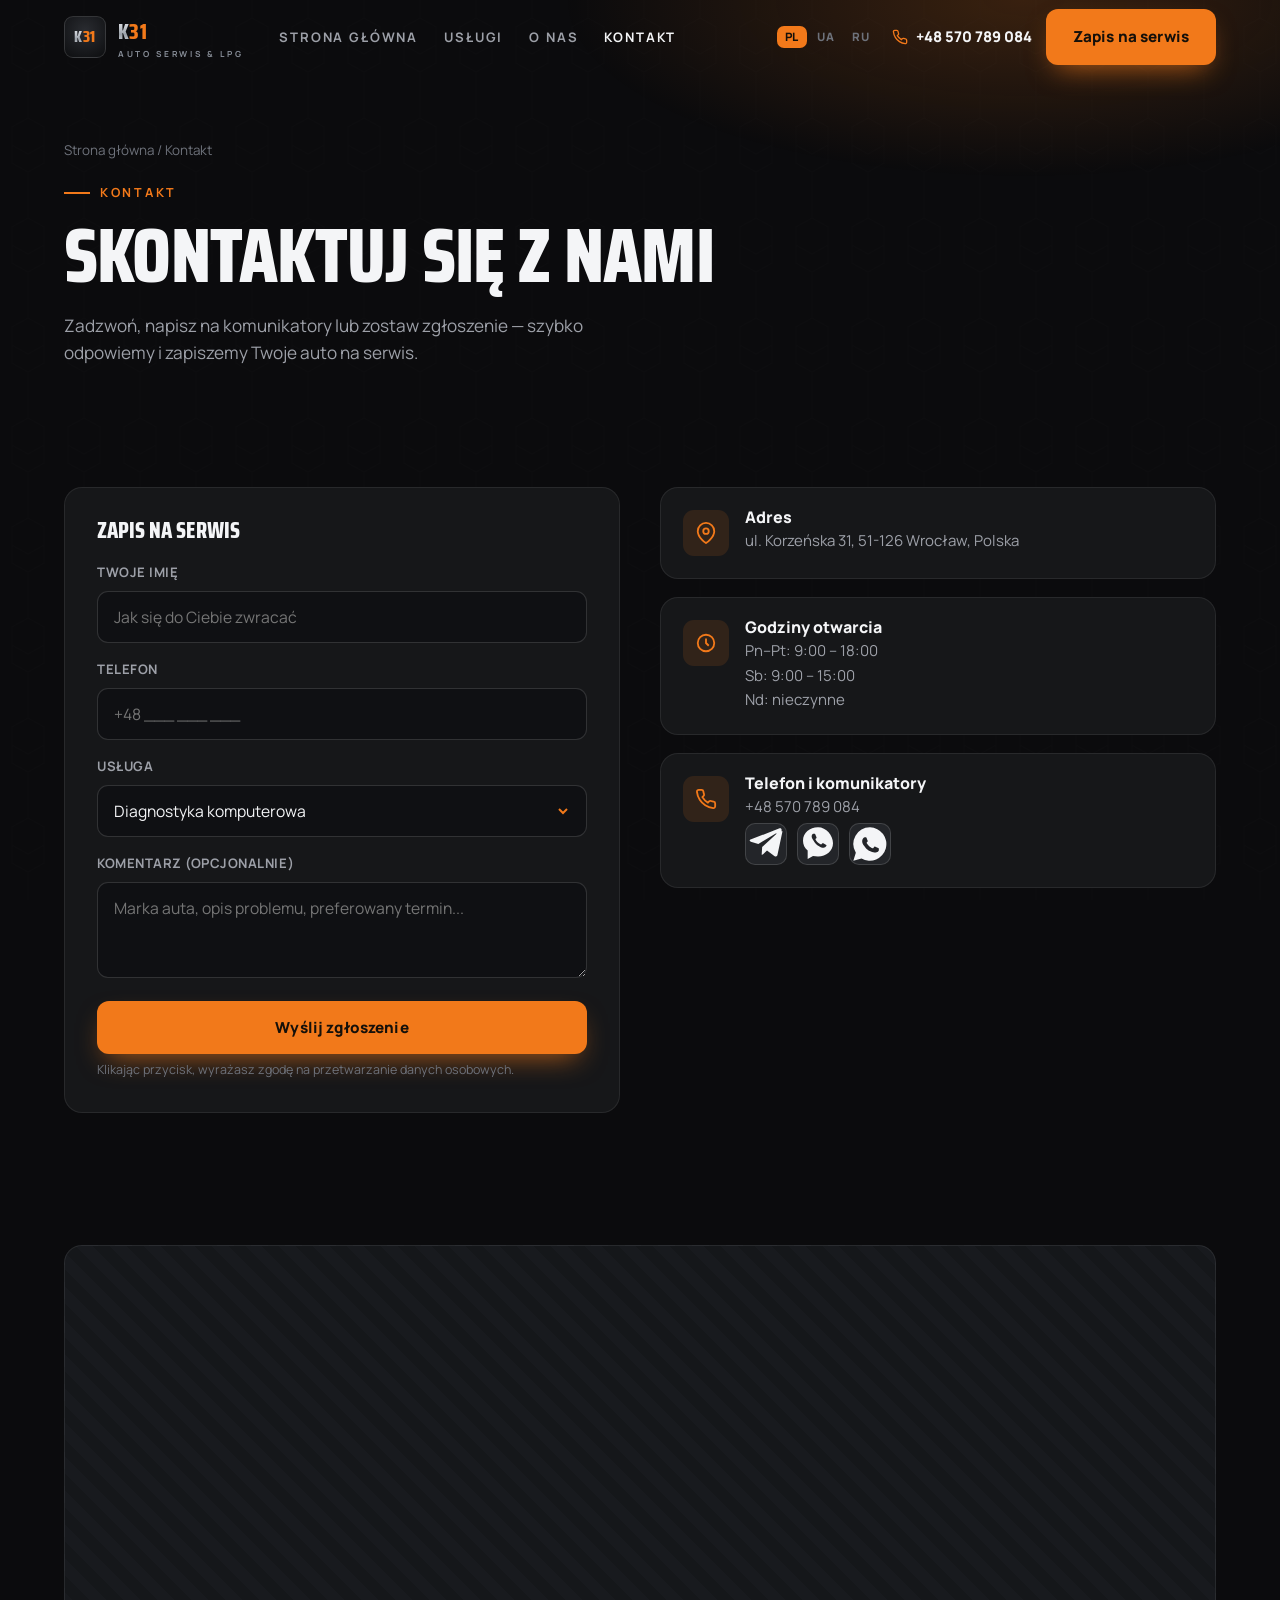
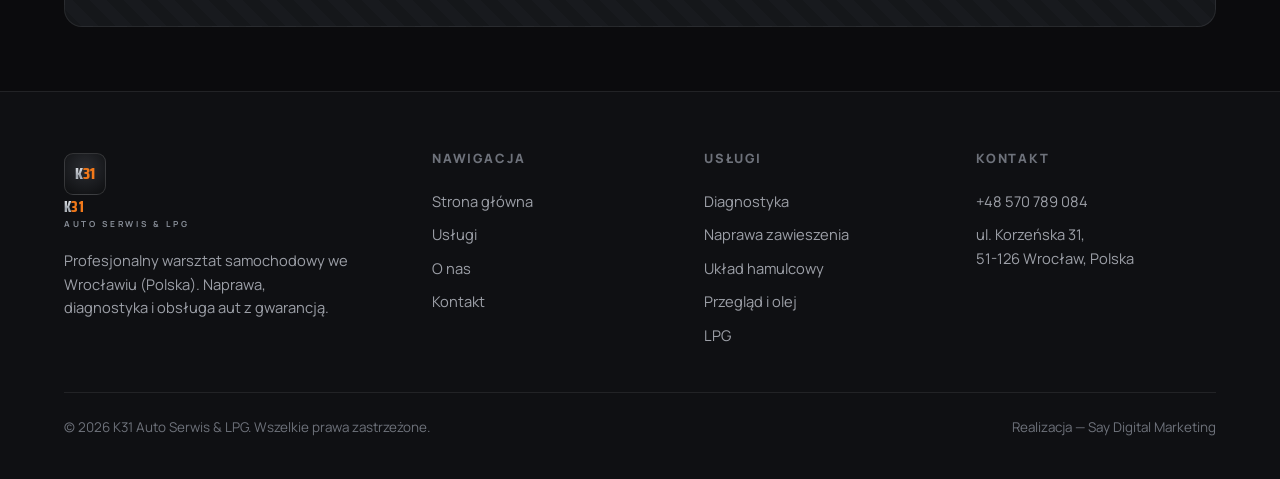
<file: kontakty.html>
<!DOCTYPE html>
<html lang="pl">
<head>
<meta charset="UTF-8" />
<meta name="viewport" content="width=device-width, initial-scale=1.0" />
<!-- Google Tag Manager -->
<script>(function(w,d,s,l,i){w[l]=w[l]||[];w[l].push({'gtm.start':
new Date().getTime(),event:'gtm.js'});var f=d.getElementsByTagName(s)[0],
j=d.createElement(s),dl=l!='dataLayer'?'&l='+l:'';j.async=true;j.src=
'https://www.googletagmanager.com/gtm.js?id='+i+dl;f.parentNode.insertBefore(j,f);
})(window,document,'script','dataLayer','GTM-KS6R9NJM');</script>
<!-- End Google Tag Manager -->

<link rel="preconnect" href="https://fonts.googleapis.com" />
<link rel="preconnect" href="https://fonts.gstatic.com" crossorigin />
<link href="https://fonts.googleapis.com/css2?family=Saira+Condensed:wght@600;700;800&family=Manrope:wght@500;600;700;800&display=swap" rel="stylesheet" />
<link rel="icon" href="/favicon.svg" type="image/svg+xml" />
<link rel="stylesheet" href="/css/styles.css?v=3" />
<title>Kontakt i zapisy — K31 Wrocław, ul. Korzeńska 31</title>
<meta name="description" content="Warsztat K31 we Wrocławiu, ul. Korzeńska 31. Tel. +48 570 789 084. Pn–Pt 9:00–18:00, Sb 9:00–15:00. Zadzwoń lub zostaw zgłoszenie — oddzwonimy." />
<link rel="canonical" href="https://www.k31autoserwis.pl/kontakty" />
<link rel="alternate" hreflang="pl" href="https://www.k31autoserwis.pl/kontakty" />
<link rel="alternate" hreflang="uk" href="https://www.k31autoserwis.pl/uk/kontakty" />
<link rel="alternate" hreflang="ru" href="https://www.k31autoserwis.pl/ru/kontakty" />
<link rel="alternate" hreflang="x-default" href="https://www.k31autoserwis.pl/kontakty" />
<meta property="og:type" content="website" />
<meta property="og:site_name" content="K31 Auto Serwis &amp; LPG" />
<meta property="og:locale" content="pl_PL" />
<meta property="og:url" content="https://www.k31autoserwis.pl/kontakty" />
<meta property="og:title" content="Kontakt i zapisy — K31 Wrocław, ul. Korzeńska 31" />
<meta property="og:description" content="Warsztat K31 we Wrocławiu, ul. Korzeńska 31. Tel. +48 570 789 084. Pn–Pt 9:00–18:00, Sb 9:00–15:00. Zadzwoń lub zostaw zgłoszenie — oddzwonimy." />
<meta property="og:image" content="https://www.k31autoserwis.pl/assets/hero.webp" />
<meta name="twitter:card" content="summary_large_image" />
<meta name="twitter:title" content="Kontakt i zapisy — K31 Wrocław, ul. Korzeńska 31" />
<meta name="twitter:description" content="Warsztat K31 we Wrocławiu, ul. Korzeńska 31. Tel. +48 570 789 084. Pn–Pt 9:00–18:00, Sb 9:00–15:00. Zadzwoń lub zostaw zgłoszenie — oddzwonimy." />
<meta name="twitter:image" content="https://www.k31autoserwis.pl/assets/hero.webp" />
<script type="application/ld+json">{"@context":"https://schema.org","@type":"AutoRepair","@id":"https://www.k31autoserwis.pl/#business","name":"K31 Auto Serwis & LPG","description":"Warsztat samochodowy i serwis LPG we Wrocławiu. Naprawa, diagnostyka komputerowa, przeglądy, hamulce, zawieszenie, rozrząd.","url":"https://www.k31autoserwis.pl/kontakty","image":"https://www.k31autoserwis.pl/assets/hero.webp","telephone":"+48570789084","priceRange":"$","address":{"@type":"PostalAddress","streetAddress":"Korzeńska 31","postalCode":"51-126","addressLocality":"Wrocław","addressRegion":"dolnośląskie","addressCountry":"PL"},"geo":{"@type":"GeoCoordinates","latitude":51.1516544,"longitude":17.0427068},"areaServed":{"@type":"City","name":"Wrocław"},"availableLanguage":["pl","uk","ru"],"sameAs":["https://www.instagram.com/k31_auto_serwis_lpg"],"openingHoursSpecification":[{"@type":"OpeningHoursSpecification","dayOfWeek":["Monday","Tuesday","Wednesday","Thursday","Friday"],"opens":"09:00","closes":"18:00"},{"@type":"OpeningHoursSpecification","dayOfWeek":"Saturday","opens":"09:00","closes":"15:00"}],"makesOffer":[{"@type":"Offer","itemOffered":{"@type":"Service","name":"Diagnostyka komputerowa"}},{"@type":"Offer","itemOffered":{"@type":"Service","name":"Naprawa zawieszenia"}},{"@type":"Offer","itemOffered":{"@type":"Service","name":"Układ hamulcowy"}},{"@type":"Offer","itemOffered":{"@type":"Service","name":"Przeglądy i wymiana oleju"}},{"@type":"Offer","itemOffered":{"@type":"Service","name":"Wymiana paska rozrządu"}},{"@type":"Offer","itemOffered":{"@type":"Service","name":"Serwis LPG"}}]}</script>
</head>
<body>
<!-- Google Tag Manager (noscript) -->
<noscript><iframe src="https://www.googletagmanager.com/ns.html?id=GTM-KS6R9NJM"
height="0" width="0" style="display:none;visibility:hidden"></iframe></noscript>
<!-- End Google Tag Manager (noscript) -->


<header class="header">
  <div class="container header__inner">
    <a href="index.html" class="brand">
      <span class="brand__logo"><span><span style="background:var(--metal);-webkit-background-clip:text;background-clip:text;color:transparent">K</span><span style="color:var(--orange)">31</span></span></span>
      <span><span><span class="k">K</span><span class="num">31</span></span><small>AUTO SERWIS &amp; LPG</small></span>
    </a>
    <nav class="nav">
      <a href="index.html">Strona główna</a>
      <a href="poslugy.html">Usługi</a>
      <a href="pro-nas.html">O nas</a>
      <a href="kontakty.html" class="active">Kontakt</a>
    </nav>
    <div class="header__cta">
      <div class="langsw" role="group" aria-label="Language"><a href="/kontakty" data-lang="pl">PL</a><a href="/uk/kontakty" data-lang="uk">UA</a><a href="/ru/kontakty" data-lang="ru">RU</a></div>
      <a href="tel:+48570789084" class="header__phone"><svg viewBox="0 0 24 24" fill="none" stroke="currentColor" stroke-width="2"><path d="M22 16.92v3a2 2 0 0 1-2.18 2 19.79 19.79 0 0 1-8.63-3.07 19.5 19.5 0 0 1-6-6 19.79 19.79 0 0 1-3.07-8.67A2 2 0 0 1 4.11 2h3a2 2 0 0 1 2 1.72c.13.96.36 1.9.7 2.81a2 2 0 0 1-.45 2.11L8.09 9.91a16 16 0 0 0 6 6l1.27-1.27a2 2 0 0 1 2.11-.45c.9.34 1.85.57 2.81.7A2 2 0 0 1 22 16.92z"/></svg>+48 570 789 084</a>
      <a href="#zapys" class="btn btn-primary">Zapis na serwis</a>
      <button class="burger" aria-label="Menu"><span></span><span></span><span></span></button>
    </div>
  </div>
</header>
<div class="mobile-menu">
  <div class="langsw langsw--m" role="group" aria-label="Language"><a href="/kontakty" data-lang="pl">Polski</a><a href="/uk/kontakty" data-lang="uk">Українська</a><a href="/ru/kontakty" data-lang="ru">Русский</a></div>
  <a href="index.html">Strona główna</a>
  <a href="poslugy.html">Usługi</a>
  <a href="pro-nas.html">O nas</a>
  <a href="kontakty.html">Kontakt</a>
  <a href="tel:+48570789084" class="btn btn-ghost">+48 570 789 084</a>
  <a href="#zapys" class="btn btn-primary">Zapis na serwis</a>
</div>

<section class="page-hero">
  <div class="container">
    <div class="breadcrumb"><a href="index.html">Strona główna</a> / Kontakt</div>
    <span class="kicker">Kontakt</span>
    <h1 style="margin-top:16px">Skontaktuj się z nami</h1>
    <p class="lead" style="margin-top:18px">Zadzwoń, napisz na komunikatory lub zostaw zgłoszenie — szybko odpowiemy i zapiszemy Twoje auto na serwis.</p>
  </div>
</section>

<section class="section--tight" id="zapys">
  <div class="container">
    <div class="contact">
      <form class="form-card reveal" data-lead>
        <h3 style="margin-bottom:20px">Zapis na serwis</h3>
        <input type="text" name="website" class="hp" tabindex="-1" autocomplete="off" aria-hidden="true" />
        <div class="field">
          <label for="name">Twoje imię</label>
          <input id="name" name="name" type="text" placeholder="Jak się do Ciebie zwracać" required />
        </div>
        <div class="field">
          <label for="phone">Telefon</label>
          <input id="phone" name="phone" type="tel" placeholder="+48 ___ ___ ___" required />
        </div>
        <div class="field">
          <label for="service">Usługa</label>
          <select id="service" name="service">
            <option>Diagnostyka komputerowa</option>
            <option>Naprawa zawieszenia</option>
            <option>Układ hamulcowy</option>
            <option>Wymiana oleju / przegląd</option>
            <option>Serwis LPG</option>
            <option>Inne</option>
          </select>
        </div>
        <div class="field">
          <label for="msg">Komentarz (opcjonalnie)</label>
          <textarea id="msg" name="msg" rows="3" placeholder="Marka auta, opis problemu, preferowany termin..."></textarea>
        </div>
        <button type="submit" class="btn btn-primary btn-block">Wyślij zgłoszenie</button>
        <p class="form-note">Klikając przycisk, wyrażasz zgodę na przetwarzanie danych osobowych.</p>
        <div class="form-success">✓ Dziękujemy! Twoje zgłoszenie zostało przyjęte. Zadzwonimy w najbliższym czasie.</div>
        <div class="form-error" role="alert"></div>
      </form>

      <div class="contact-info reveal">
        <div class="info-row">
          <div class="info-row__ic"><svg viewBox="0 0 24 24" fill="none" stroke="currentColor" stroke-width="2"><path d="M21 10c0 7-9 13-9 13s-9-6-9-13a9 9 0 0 1 18 0z"/><circle cx="12" cy="10" r="3"/></svg></div>
          <div><h3>Adres</h3><p>ul. Korzeńska 31, 51-126 Wrocław, Polska</p></div>
        </div>
        <div class="info-row">
          <div class="info-row__ic"><svg viewBox="0 0 24 24" fill="none" stroke="currentColor" stroke-width="2"><circle cx="12" cy="12" r="9"/><path d="M12 7v5l3 3"/></svg></div>
          <div><h3>Godziny otwarcia</h3><p>Pn–Pt: 9:00 – 18:00<br />Sb: 9:00 – 15:00<br />Nd: nieczynne</p></div>
        </div>
        <div class="info-row">
          <div class="info-row__ic"><svg viewBox="0 0 24 24" fill="none" stroke="currentColor" stroke-width="2"><path d="M22 16.92v3a2 2 0 0 1-2.18 2 19.79 19.79 0 0 1-8.63-3.07 19.5 19.5 0 0 1-6-6 19.79 19.79 0 0 1-3.07-8.67A2 2 0 0 1 4.11 2h3a2 2 0 0 1 2 1.72c.13.96.36 1.9.7 2.81a2 2 0 0 1-.45 2.11L8.09 9.91a16 16 0 0 0 6 6l1.27-1.27a2 2 0 0 1 2.11-.45c.9.34 1.85.57 2.81.7A2 2 0 0 1 22 16.92z"/></svg></div>
          <div>
            <h3>Telefon i komunikatory</h3>
            <p><a href="tel:+48570789084">+48 570 789 084</a></p>
            <div class="messengers">
              <a href="https://t.me/k31_AutoSerwis_Wroclaw" target="_blank" rel="noopener" aria-label="Telegram" title="Telegram"><svg viewBox="0 0 24 24" fill="currentColor"><path d="M21.9 4.3l-3 14.2c-.2 1-.8 1.2-1.7.8l-4.6-3.4-2.2 2.1c-.3.3-.5.5-1 .5l.3-4.7L18.2 6c.4-.3-.1-.5-.6-.2L7.4 12 2.9 10.6c-1-.3-1-1 .2-1.4l17-6.6c.8-.3 1.5.2 1.2 1.7z"/></svg></a>
              <a href="viber://chat?number=%2B48570789084" aria-label="Viber" title="Viber"><svg viewBox="0 0 24 24" fill="currentColor"><path d="M12 2C7 2 3 5.5 3 10c0 2.3 1 4.4 2.8 5.9V21l3.2-1.8c.9.2 2 .3 3 .3 5 0 9-3.5 9-8s-4-9.5-9-9.5zm5 11.2c-.2.5-1.1 1-1.6 1-.4 0-.9.3-3-1s-3.3-3.6-3.4-3.8-.8-1-.8-1.9.5-1.3.6-1.5.4-.2.6-.2h.4c.2 0 .4 0 .6.5l.7 1.7c.1.2 0 .4-.1.5l-.4.4c-.1.2-.2.3 0 .6s.6 1 1.3 1.6c.9.8 1.5 1 1.7 1.1s.4.1.5 0l.5-.6c.2-.2.4-.1.6 0l1.5.8c.2.1.4.2.4.4z"/></svg></a>
              <a href="https://wa.me/48570789084" target="_blank" rel="noopener" aria-label="WhatsApp" title="WhatsApp"><svg viewBox="0 0 24 24" fill="currentColor"><path d="M12 2a10 10 0 0 0-8.5 15.2L2 22l4.9-1.3A10 10 0 1 0 12 2zm5.3 13.9c-.2.6-1.3 1.2-1.8 1.2-.5.1-1 .2-3.3-.7s-3.7-3.3-3.9-3.5-1-1.4-1-2.6.6-1.8.9-2.1c.2-.2.4-.3.6-.3h.5c.2 0 .4 0 .6.4l.7 1.8c.1.1 0 .3 0 .4l-.4.5c-.2.2-.3.3-.1.6s.7 1.1 1.4 1.7c1 .8 1.7 1.1 2 1.2.2.1.4.1.5-.1l.6-.7c.2-.2.3-.2.6-.1l1.7.8c.2.1.4.2.4.3z"/></svg></a>
            </div>
          </div>
        </div>
      </div>
    </div>
  </div>
</section>

<section class="section--tight">
  <div class="container">
    <div class="map-embed" style="min-height:380px"><iframe src="https://www.google.com/maps/embed?pb=!1m3!2m1!1sKorze%C5%84ska+31,+51-126+Wroc%C5%82aw!6i16" style="width:100%;height:380px;border:0;display:block" loading="lazy" referrerpolicy="no-referrer-when-downgrade" title="K31 Auto Serwis — ul. Korzeńska 31, Wrocław" allowfullscreen></iframe></div>
  </div>
</section>

<footer class="footer">
  <div class="container">
    <div class="footer__top">
      <div>
        <a href="index.html" class="brand"><span class="brand__logo"><span><span style="background:var(--metal);-webkit-background-clip:text;background-clip:text;color:transparent">K</span><span style="color:var(--orange)">31</span></span></span><span><span><span class="k">K</span><span class="num">31</span></span><small>AUTO SERWIS &amp; LPG</small></span></a>
        <p class="footer__about">Profesjonalny warsztat samochodowy we Wrocławiu (Polska). Naprawa, diagnostyka i obsługa aut z gwarancją.</p>
      </div>
      <div><h4>Nawigacja</h4><a href="index.html">Strona główna</a><a href="poslugy.html">Usługi</a><a href="pro-nas.html">O nas</a><a href="kontakty.html">Kontakt</a></div>
      <div><h4>Usługi</h4><a href="poslugy.html">Diagnostyka</a><a href="poslugy.html">Naprawa zawieszenia</a><a href="poslugy.html">Układ hamulcowy</a><a href="poslugy.html">Przegląd i olej</a><a href="poslugy.html">LPG</a></div>
      <div><h4>Kontakt</h4><a href="tel:+48570789084">+48 570 789 084</a><p style="color:var(--muted);font-size:.92rem;padding:5px 0">ul. Korzeńska 31,<br />51-126 Wrocław, Polska</p></div>
    </div>
    <div class="footer__bottom"><span>© <span data-year>2026</span> K31 Auto Serwis &amp; LPG. Wszelkie prawa zastrzeżone.</span><span>Realizacja — Say Digital Marketing</span></div>
  </div>
</footer>
<div class="callbar"><a href="tel:+48570789084" class="btn btn-ghost">Zadzwoń</a><a href="#zapys" class="btn btn-primary">Zapis na serwis</a></div>
<script src="/js/main.js?v=3"></script>
</body>
</html>
</file>
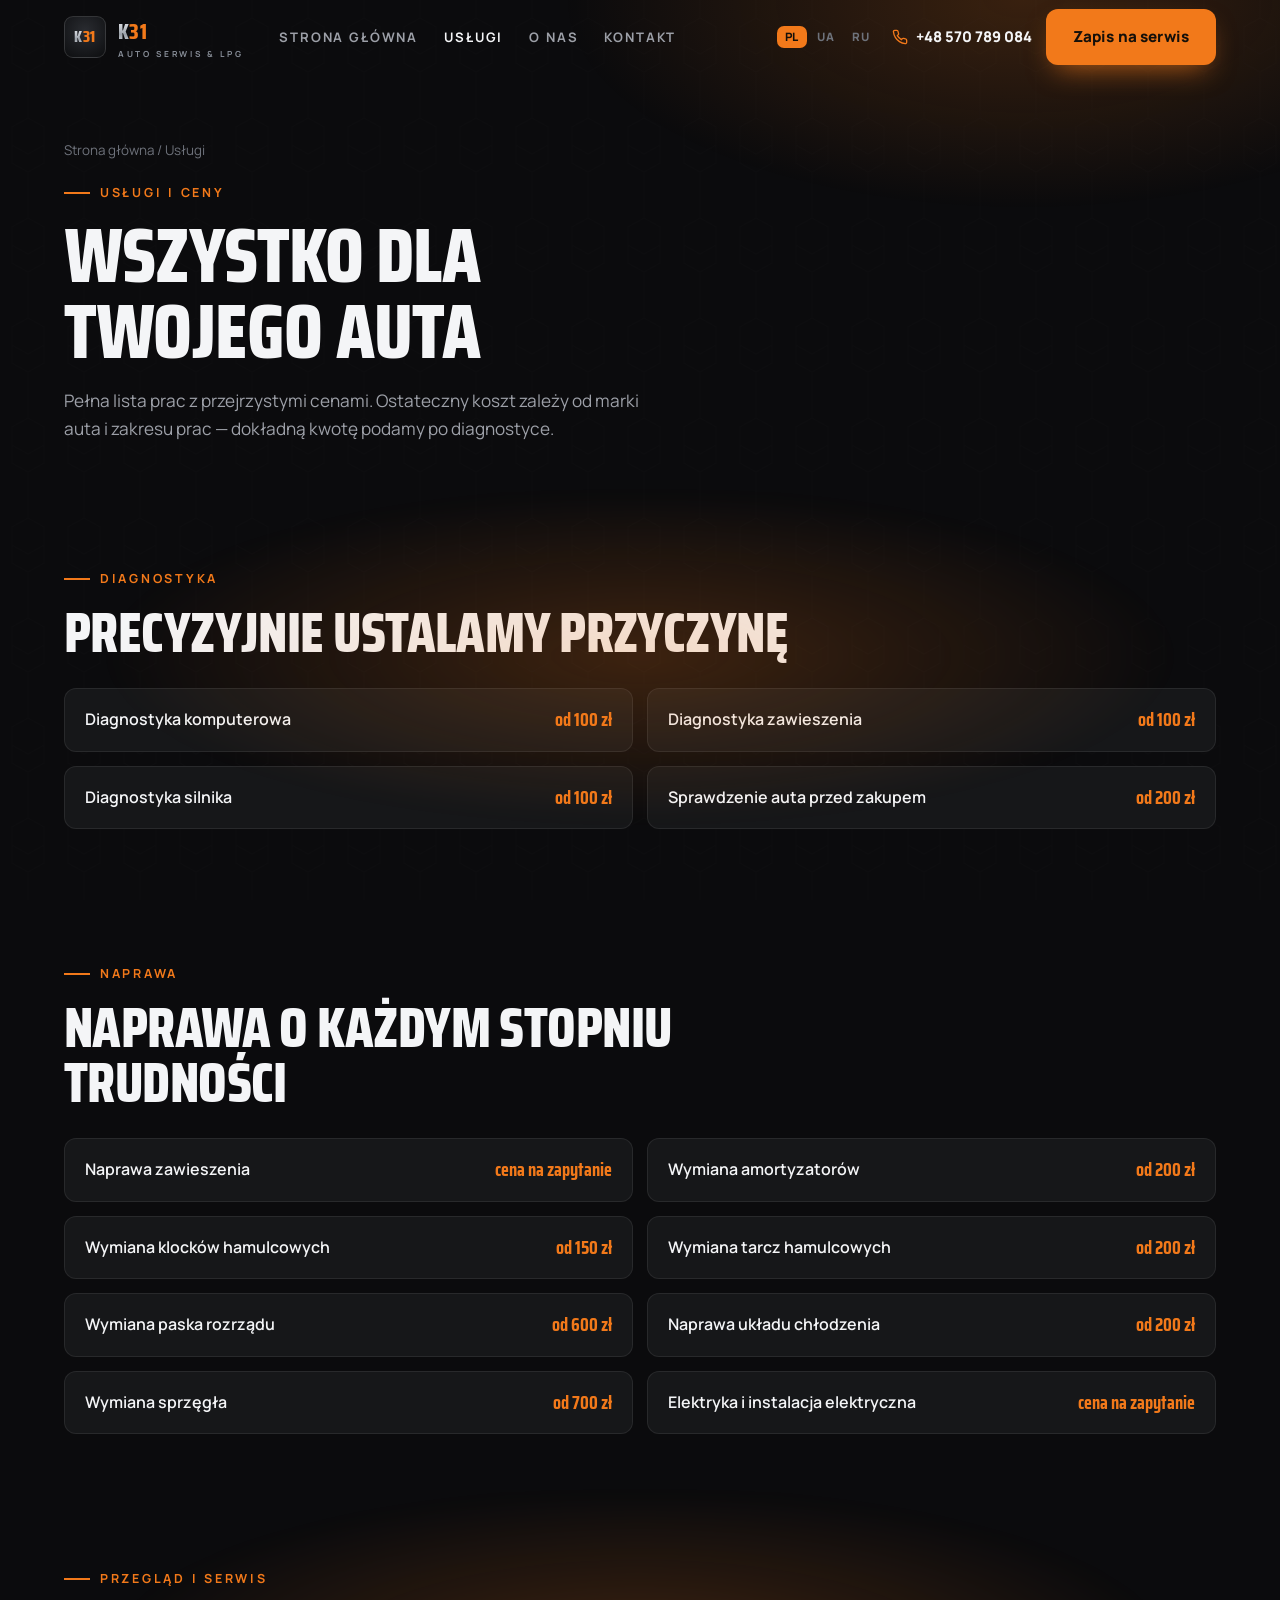
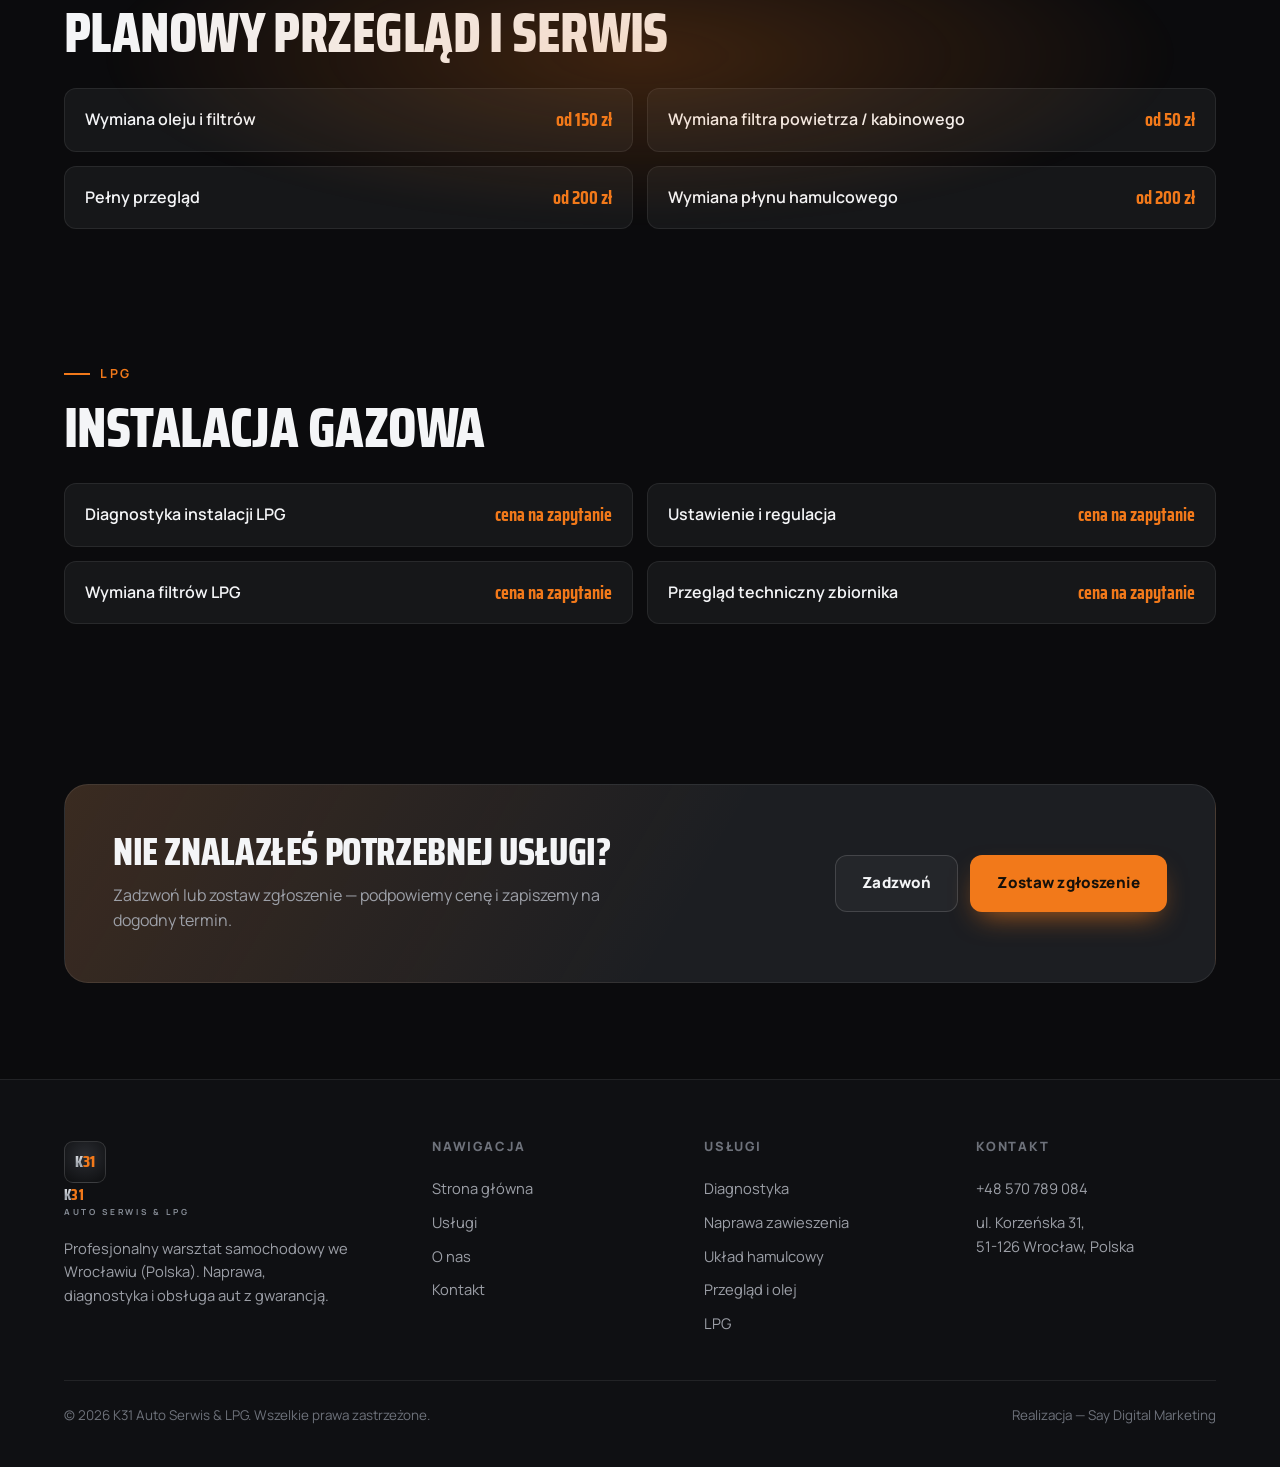
<file: poslugy.html>
<!DOCTYPE html>
<html lang="pl">
<head>
<meta charset="UTF-8" />
<meta name="viewport" content="width=device-width, initial-scale=1.0" />
<!-- Google Tag Manager -->
<script>(function(w,d,s,l,i){w[l]=w[l]||[];w[l].push({'gtm.start':
new Date().getTime(),event:'gtm.js'});var f=d.getElementsByTagName(s)[0],
j=d.createElement(s),dl=l!='dataLayer'?'&l='+l:'';j.async=true;j.src=
'https://www.googletagmanager.com/gtm.js?id='+i+dl;f.parentNode.insertBefore(j,f);
})(window,document,'script','dataLayer','GTM-KS6R9NJM');</script>
<!-- End Google Tag Manager -->

<link rel="preconnect" href="https://fonts.googleapis.com" />
<link rel="preconnect" href="https://fonts.gstatic.com" crossorigin />
<link href="https://fonts.googleapis.com/css2?family=Saira+Condensed:wght@600;700;800&family=Manrope:wght@500;600;700;800&display=swap" rel="stylesheet" />
<link rel="icon" href="/favicon.svg" type="image/svg+xml" />
<link rel="stylesheet" href="/css/styles.css?v=3" />
<title>Usługi i cennik — warsztat samochodowy Wrocław | K31</title>
<meta name="description" content="Cennik warsztatu K31 we Wrocławiu: diagnostyka od 100 zł, hamulce, zawieszenie, przeglądy, rozrząd i serwis LPG. Przejrzyste ceny bez niespodzianek." />
<link rel="canonical" href="https://www.k31autoserwis.pl/poslugy" />
<link rel="alternate" hreflang="pl" href="https://www.k31autoserwis.pl/poslugy" />
<link rel="alternate" hreflang="uk" href="https://www.k31autoserwis.pl/uk/poslugy" />
<link rel="alternate" hreflang="ru" href="https://www.k31autoserwis.pl/ru/poslugy" />
<link rel="alternate" hreflang="x-default" href="https://www.k31autoserwis.pl/poslugy" />
<meta property="og:type" content="website" />
<meta property="og:site_name" content="K31 Auto Serwis &amp; LPG" />
<meta property="og:locale" content="pl_PL" />
<meta property="og:url" content="https://www.k31autoserwis.pl/poslugy" />
<meta property="og:title" content="Usługi i cennik — warsztat samochodowy Wrocław | K31" />
<meta property="og:description" content="Cennik warsztatu K31 we Wrocławiu: diagnostyka od 100 zł, hamulce, zawieszenie, przeglądy, rozrząd i serwis LPG. Przejrzyste ceny bez niespodzianek." />
<meta property="og:image" content="https://www.k31autoserwis.pl/assets/hero.webp" />
<meta name="twitter:card" content="summary_large_image" />
<meta name="twitter:title" content="Usługi i cennik — warsztat samochodowy Wrocław | K31" />
<meta name="twitter:description" content="Cennik warsztatu K31 we Wrocławiu: diagnostyka od 100 zł, hamulce, zawieszenie, przeglądy, rozrząd i serwis LPG. Przejrzyste ceny bez niespodzianek." />
<meta name="twitter:image" content="https://www.k31autoserwis.pl/assets/hero.webp" />
<script type="application/ld+json">{"@context":"https://schema.org","@type":"AutoRepair","@id":"https://www.k31autoserwis.pl/#business","name":"K31 Auto Serwis & LPG","description":"Warsztat samochodowy i serwis LPG we Wrocławiu. Naprawa, diagnostyka komputerowa, przeglądy, hamulce, zawieszenie, rozrząd.","url":"https://www.k31autoserwis.pl/poslugy","image":"https://www.k31autoserwis.pl/assets/hero.webp","telephone":"+48570789084","priceRange":"$","address":{"@type":"PostalAddress","streetAddress":"Korzeńska 31","postalCode":"51-126","addressLocality":"Wrocław","addressRegion":"dolnośląskie","addressCountry":"PL"},"geo":{"@type":"GeoCoordinates","latitude":51.1516544,"longitude":17.0427068},"areaServed":{"@type":"City","name":"Wrocław"},"availableLanguage":["pl","uk","ru"],"sameAs":["https://www.instagram.com/k31_auto_serwis_lpg"],"openingHoursSpecification":[{"@type":"OpeningHoursSpecification","dayOfWeek":["Monday","Tuesday","Wednesday","Thursday","Friday"],"opens":"09:00","closes":"18:00"},{"@type":"OpeningHoursSpecification","dayOfWeek":"Saturday","opens":"09:00","closes":"15:00"}],"makesOffer":[{"@type":"Offer","itemOffered":{"@type":"Service","name":"Diagnostyka komputerowa"}},{"@type":"Offer","itemOffered":{"@type":"Service","name":"Naprawa zawieszenia"}},{"@type":"Offer","itemOffered":{"@type":"Service","name":"Układ hamulcowy"}},{"@type":"Offer","itemOffered":{"@type":"Service","name":"Przeglądy i wymiana oleju"}},{"@type":"Offer","itemOffered":{"@type":"Service","name":"Wymiana paska rozrządu"}},{"@type":"Offer","itemOffered":{"@type":"Service","name":"Serwis LPG"}}]}</script>
</head>
<body>
<!-- Google Tag Manager (noscript) -->
<noscript><iframe src="https://www.googletagmanager.com/ns.html?id=GTM-KS6R9NJM"
height="0" width="0" style="display:none;visibility:hidden"></iframe></noscript>
<!-- End Google Tag Manager (noscript) -->


<header class="header">
  <div class="container header__inner">
    <a href="index.html" class="brand">
      <span class="brand__logo"><span><span style="background:var(--metal);-webkit-background-clip:text;background-clip:text;color:transparent">K</span><span style="color:var(--orange)">31</span></span></span>
      <span><span><span class="k">K</span><span class="num">31</span></span><small>AUTO SERWIS &amp; LPG</small></span>
    </a>
    <nav class="nav">
      <a href="index.html">Strona główna</a>
      <a href="poslugy.html" class="active">Usługi</a>
      <a href="pro-nas.html">O nas</a>
      <a href="kontakty.html">Kontakt</a>
    </nav>
    <div class="header__cta">
      <div class="langsw" role="group" aria-label="Language"><a href="/poslugy" data-lang="pl">PL</a><a href="/uk/poslugy" data-lang="uk">UA</a><a href="/ru/poslugy" data-lang="ru">RU</a></div>
      <a href="tel:+48570789084" class="header__phone"><svg viewBox="0 0 24 24" fill="none" stroke="currentColor" stroke-width="2"><path d="M22 16.92v3a2 2 0 0 1-2.18 2 19.79 19.79 0 0 1-8.63-3.07 19.5 19.5 0 0 1-6-6 19.79 19.79 0 0 1-3.07-8.67A2 2 0 0 1 4.11 2h3a2 2 0 0 1 2 1.72c.13.96.36 1.9.7 2.81a2 2 0 0 1-.45 2.11L8.09 9.91a16 16 0 0 0 6 6l1.27-1.27a2 2 0 0 1 2.11-.45c.9.34 1.85.57 2.81.7A2 2 0 0 1 22 16.92z"/></svg>+48 570 789 084</a>
      <a href="kontakty.html" class="btn btn-primary">Zapis na serwis</a>
      <button class="burger" aria-label="Menu"><span></span><span></span><span></span></button>
    </div>
  </div>
</header>
<div class="mobile-menu">
  <div class="langsw langsw--m" role="group" aria-label="Language"><a href="/poslugy" data-lang="pl">Polski</a><a href="/uk/poslugy" data-lang="uk">Українська</a><a href="/ru/poslugy" data-lang="ru">Русский</a></div>
  <a href="index.html">Strona główna</a>
  <a href="poslugy.html">Usługi</a>
  <a href="pro-nas.html">O nas</a>
  <a href="kontakty.html">Kontakt</a>
  <a href="tel:+48570789084" class="btn btn-ghost">+48 570 789 084</a>
  <a href="kontakty.html" class="btn btn-primary">Zapis na serwis</a>
</div>

<section class="page-hero">
  <div class="container">
    <div class="breadcrumb"><a href="index.html">Strona główna</a> / Usługi</div>
    <span class="kicker">Usługi i ceny</span>
    <h1 style="margin-top:16px;max-width:14ch">Wszystko dla Twojego auta</h1>
    <p class="lead" style="margin-top:18px">Pełna lista prac z przejrzystymi cenami. Ostateczny koszt zależy od marki auta i zakresu prac — dokładną kwotę podamy po diagnostyce.</p>
  </div>
</section>

<!-- DIAGNOSTICS -->
<section class="section--tight glow-wrap">
  <div class="glow"></div>
  <div class="container">
    <div class="section-head reveal" style="margin-bottom:28px"><span class="kicker">Diagnostyka</span><h2>Precyzyjnie ustalamy przyczynę</h2></div>
    <div class="pricelist">
      <div class="price-row reveal"><span class="name">Diagnostyka komputerowa</span><span class="val">od 100 zł</span></div>
      <div class="price-row reveal"><span class="name">Diagnostyka zawieszenia</span><span class="val">od 100 zł</span></div>
      <div class="price-row reveal"><span class="name">Diagnostyka silnika</span><span class="val">od 100 zł</span></div>
      <div class="price-row reveal"><span class="name">Sprawdzenie auta przed zakupem</span><span class="val">od 200 zł</span></div>
    </div>
  </div>
</section>

<!-- REPAIR -->
<section class="section--tight">
  <div class="container">
    <div class="section-head reveal" style="margin-bottom:28px"><span class="kicker">Naprawa</span><h2>Naprawa o każdym stopniu trudności</h2></div>
    <div class="pricelist">
      <div class="price-row reveal"><span class="name">Naprawa zawieszenia</span><span class="val">cena na zapytanie</span></div>
      <div class="price-row reveal"><span class="name">Wymiana amortyzatorów</span><span class="val">od 200 zł</span></div>
      <div class="price-row reveal"><span class="name">Wymiana klocków hamulcowych</span><span class="val">od 150 zł</span></div>
      <div class="price-row reveal"><span class="name">Wymiana tarcz hamulcowych</span><span class="val">od 200 zł</span></div>
      <div class="price-row reveal"><span class="name">Wymiana paska rozrządu</span><span class="val">od 600 zł</span></div>
      <div class="price-row reveal"><span class="name">Naprawa układu chłodzenia</span><span class="val">od 200 zł</span></div>
      <div class="price-row reveal"><span class="name">Wymiana sprzęgła</span><span class="val">od 700 zł</span></div>
      <div class="price-row reveal"><span class="name">Elektryka i instalacja elektryczna</span><span class="val">cena na zapytanie</span></div>
    </div>
  </div>
</section>

<!-- MAINTENANCE -->
<section class="section--tight glow-wrap">
  <div class="glow"></div>
  <div class="container">
    <div class="section-head reveal" style="margin-bottom:28px"><span class="kicker">Przegląd i serwis</span><h2>Planowy przegląd i serwis</h2></div>
    <div class="pricelist">
      <div class="price-row reveal"><span class="name">Wymiana oleju i filtrów</span><span class="val">od 150 zł</span></div>
      <div class="price-row reveal"><span class="name">Wymiana filtra powietrza / kabinowego</span><span class="val">od 50 zł</span></div>
      <div class="price-row reveal"><span class="name">Pełny przegląd</span><span class="val">od 200 zł</span></div>
      <div class="price-row reveal"><span class="name">Wymiana płynu hamulcowego</span><span class="val">od 200 zł</span></div>
    </div>
  </div>
</section>

<!-- LPG -->
<section class="section--tight">
  <div class="container">
    <div class="section-head reveal" style="margin-bottom:28px"><span class="kicker">LPG</span><h2>Instalacja gazowa</h2></div>
    <div class="pricelist">
      <div class="price-row reveal"><span class="name">Diagnostyka instalacji LPG</span><span class="val">cena na zapytanie</span></div>
      <div class="price-row reveal"><span class="name">Ustawienie i regulacja</span><span class="val">cena na zapytanie</span></div>
      <div class="price-row reveal"><span class="name">Wymiana filtrów LPG</span><span class="val">cena na zapytanie</span></div>
      <div class="price-row reveal"><span class="name">Przegląd techniczny zbiornika</span><span class="val">cena na zapytanie</span></div>
    </div>
  </div>
</section>

<section class="section">
  <div class="container">
    <div class="band reveal">
      <div><h2 style="font-size:clamp(1.6rem,3vw,2.4rem)">Nie znalazłeś potrzebnej usługi?</h2><p>Zadzwoń lub zostaw zgłoszenie — podpowiemy cenę i zapiszemy na dogodny termin.</p></div>
      <div style="display:flex;gap:12px;flex-wrap:wrap">
        <a href="tel:+48570789084" class="btn btn-ghost">Zadzwoń</a>
        <a href="kontakty.html" class="btn btn-primary">Zostaw zgłoszenie</a>
      </div>
    </div>
  </div>
</section>

<footer class="footer">
  <div class="container">
    <div class="footer__top">
      <div>
        <a href="index.html" class="brand"><span class="brand__logo"><span><span style="background:var(--metal);-webkit-background-clip:text;background-clip:text;color:transparent">K</span><span style="color:var(--orange)">31</span></span></span><span><span><span class="k">K</span><span class="num">31</span></span><small>AUTO SERWIS &amp; LPG</small></span></a>
        <p class="footer__about">Profesjonalny warsztat samochodowy we Wrocławiu (Polska). Naprawa, diagnostyka i obsługa aut z gwarancją.</p>
      </div>
      <div><h4>Nawigacja</h4><a href="index.html">Strona główna</a><a href="poslugy.html">Usługi</a><a href="pro-nas.html">O nas</a><a href="kontakty.html">Kontakt</a></div>
      <div><h4>Usługi</h4><a href="poslugy.html">Diagnostyka</a><a href="poslugy.html">Naprawa zawieszenia</a><a href="poslugy.html">Układ hamulcowy</a><a href="poslugy.html">Przegląd i olej</a><a href="poslugy.html">LPG</a></div>
      <div><h4>Kontakt</h4><a href="tel:+48570789084">+48 570 789 084</a><p style="color:var(--muted);font-size:.92rem;padding:5px 0">ul. Korzeńska 31,<br />51-126 Wrocław, Polska</p></div>
    </div>
    <div class="footer__bottom"><span>© <span data-year>2026</span> K31 Auto Serwis &amp; LPG. Wszelkie prawa zastrzeżone.</span><span>Realizacja — Say Digital Marketing</span></div>
  </div>
</footer>
<div class="callbar"><a href="tel:+48570789084" class="btn btn-ghost">Zadzwoń</a><a href="kontakty.html" class="btn btn-primary">Zapis na serwis</a></div>
<script src="/js/main.js?v=3"></script>
</body>
</html>
</file>
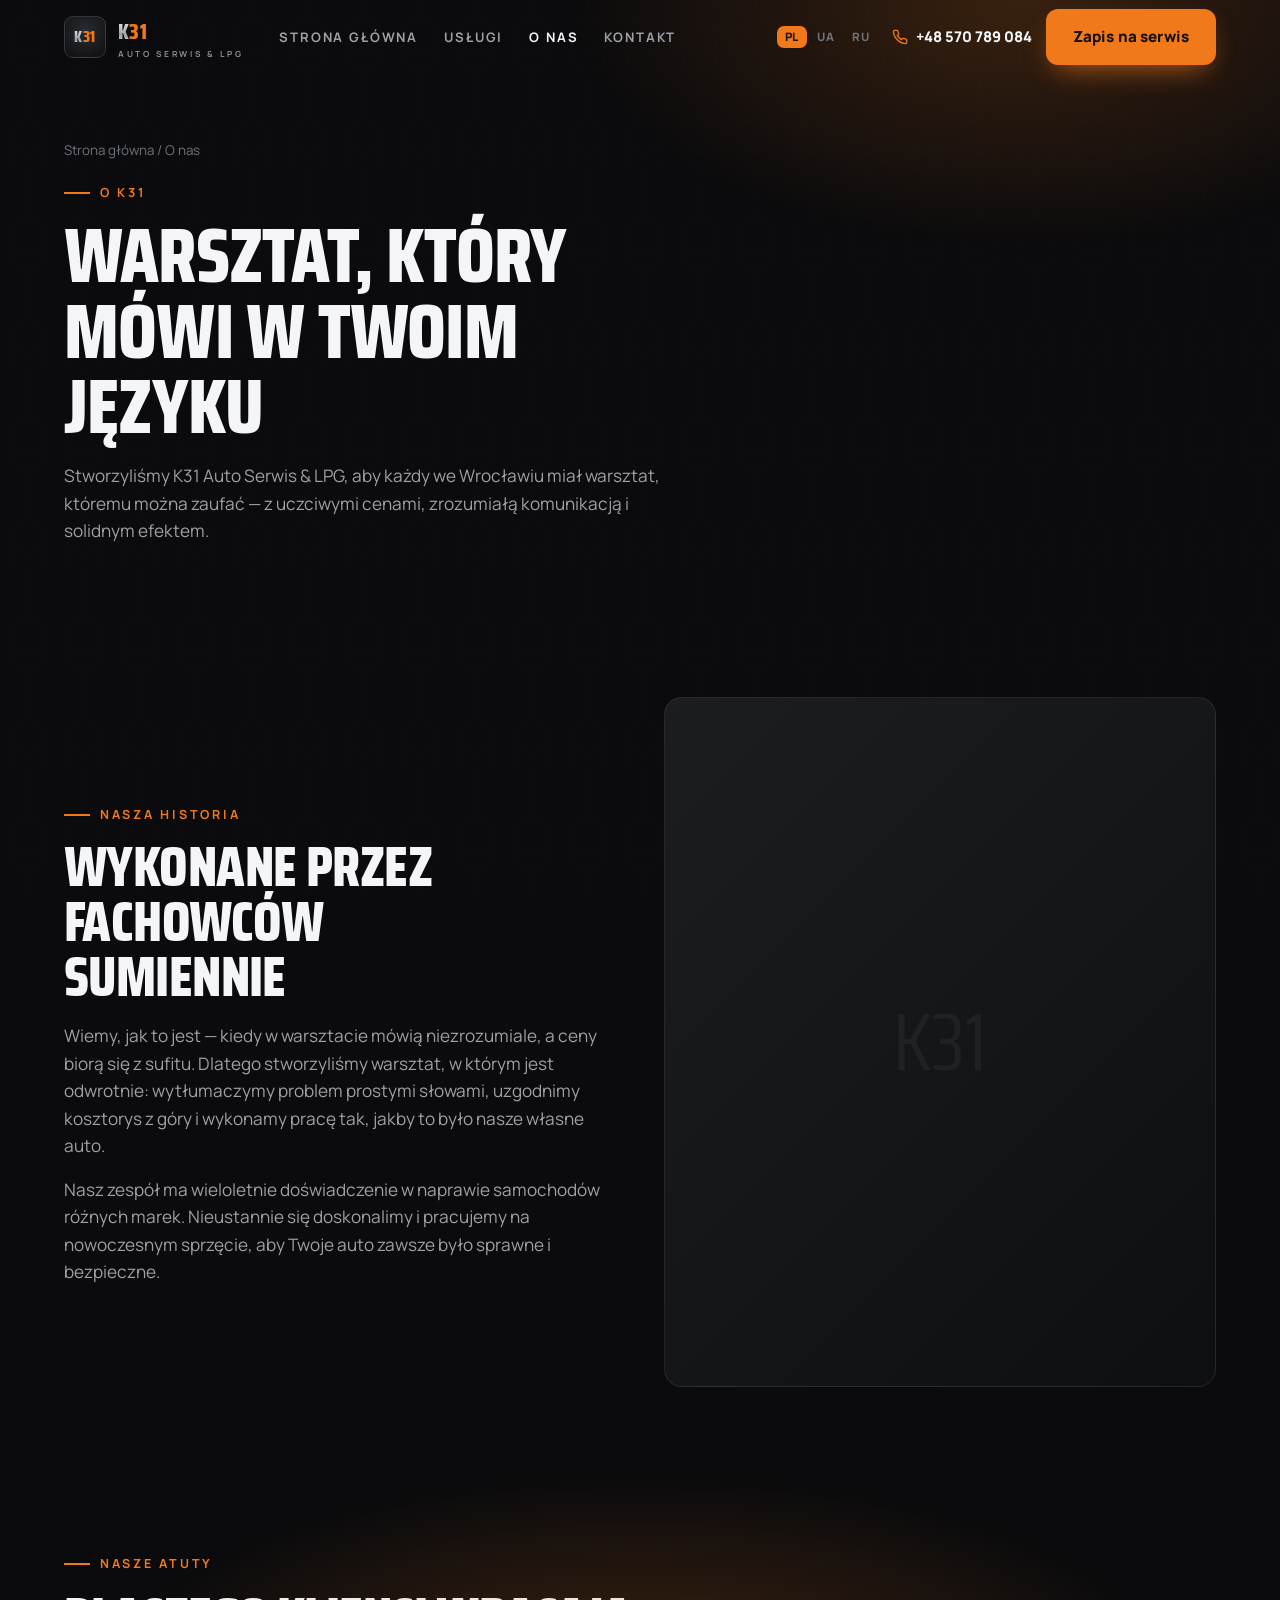
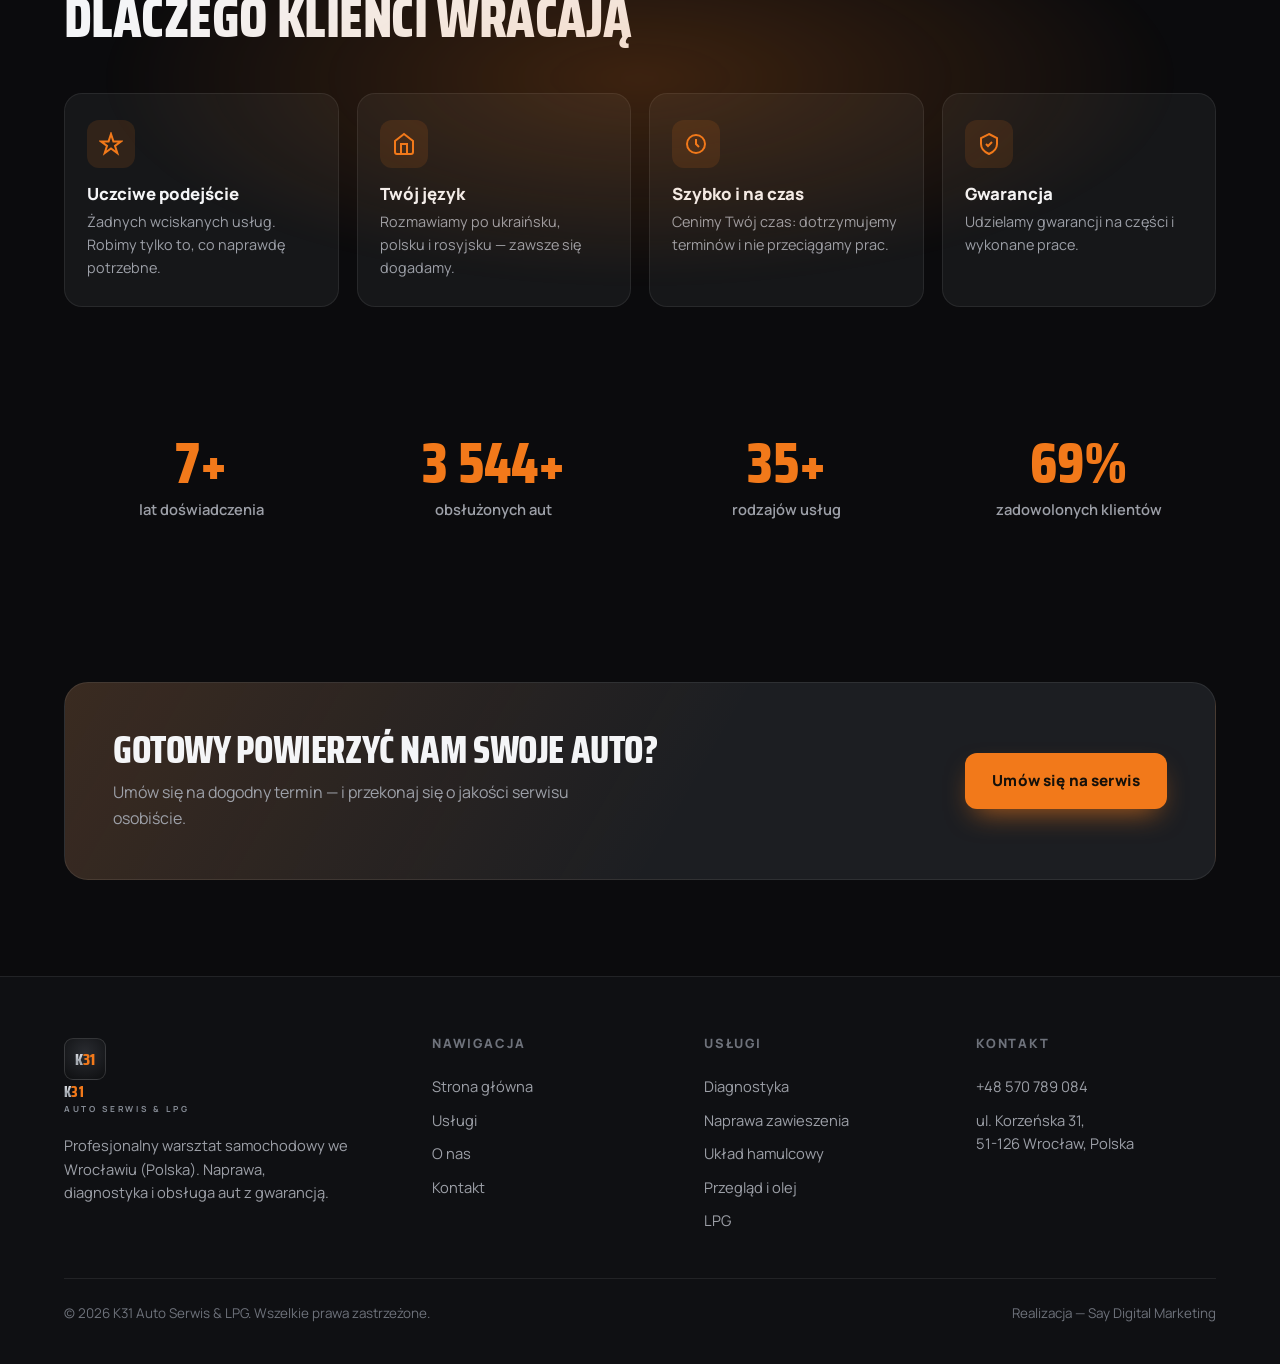
<file: pro-nas.html>
<!DOCTYPE html>
<html lang="pl">
<head>
<meta charset="UTF-8" />
<meta name="viewport" content="width=device-width, initial-scale=1.0" />
<!-- Google Tag Manager -->
<script>(function(w,d,s,l,i){w[l]=w[l]||[];w[l].push({'gtm.start':
new Date().getTime(),event:'gtm.js'});var f=d.getElementsByTagName(s)[0],
j=d.createElement(s),dl=l!='dataLayer'?'&l='+l:'';j.async=true;j.src=
'https://www.googletagmanager.com/gtm.js?id='+i+dl;f.parentNode.insertBefore(j,f);
})(window,document,'script','dataLayer','GTM-KS6R9NJM');</script>
<!-- End Google Tag Manager -->

<link rel="preconnect" href="https://fonts.googleapis.com" />
<link rel="preconnect" href="https://fonts.gstatic.com" crossorigin />
<link href="https://fonts.googleapis.com/css2?family=Saira+Condensed:wght@600;700;800&family=Manrope:wght@500;600;700;800&display=swap" rel="stylesheet" />
<link rel="icon" href="/favicon.svg" type="image/svg+xml" />
<link rel="stylesheet" href="/css/styles.css?v=3" />
<title>O nas — warsztat samochodowy we Wrocławiu | K31</title>
<meta name="description" content="K31 Auto Serwis &amp; LPG we Wrocławiu: doświadczeni mechanicy, nowoczesny sprzęt, uczciwa wycena przed pracą i gwarancja na wykonane naprawy." />
<link rel="canonical" href="https://www.k31autoserwis.pl/pro-nas" />
<link rel="alternate" hreflang="pl" href="https://www.k31autoserwis.pl/pro-nas" />
<link rel="alternate" hreflang="uk" href="https://www.k31autoserwis.pl/uk/pro-nas" />
<link rel="alternate" hreflang="ru" href="https://www.k31autoserwis.pl/ru/pro-nas" />
<link rel="alternate" hreflang="x-default" href="https://www.k31autoserwis.pl/pro-nas" />
<meta property="og:type" content="website" />
<meta property="og:site_name" content="K31 Auto Serwis &amp; LPG" />
<meta property="og:locale" content="pl_PL" />
<meta property="og:url" content="https://www.k31autoserwis.pl/pro-nas" />
<meta property="og:title" content="O nas — warsztat samochodowy we Wrocławiu | K31" />
<meta property="og:description" content="K31 Auto Serwis &amp; LPG we Wrocławiu: doświadczeni mechanicy, nowoczesny sprzęt, uczciwa wycena przed pracą i gwarancja na wykonane naprawy." />
<meta property="og:image" content="https://www.k31autoserwis.pl/assets/hero.webp" />
<meta name="twitter:card" content="summary_large_image" />
<meta name="twitter:title" content="O nas — warsztat samochodowy we Wrocławiu | K31" />
<meta name="twitter:description" content="K31 Auto Serwis &amp; LPG we Wrocławiu: doświadczeni mechanicy, nowoczesny sprzęt, uczciwa wycena przed pracą i gwarancja na wykonane naprawy." />
<meta name="twitter:image" content="https://www.k31autoserwis.pl/assets/hero.webp" />
<script type="application/ld+json">{"@context":"https://schema.org","@type":"AutoRepair","@id":"https://www.k31autoserwis.pl/#business","name":"K31 Auto Serwis & LPG","description":"Warsztat samochodowy i serwis LPG we Wrocławiu. Naprawa, diagnostyka komputerowa, przeglądy, hamulce, zawieszenie, rozrząd.","url":"https://www.k31autoserwis.pl/pro-nas","image":"https://www.k31autoserwis.pl/assets/hero.webp","telephone":"+48570789084","priceRange":"$","address":{"@type":"PostalAddress","streetAddress":"Korzeńska 31","postalCode":"51-126","addressLocality":"Wrocław","addressRegion":"dolnośląskie","addressCountry":"PL"},"geo":{"@type":"GeoCoordinates","latitude":51.1516544,"longitude":17.0427068},"areaServed":{"@type":"City","name":"Wrocław"},"availableLanguage":["pl","uk","ru"],"sameAs":["https://www.instagram.com/k31_auto_serwis_lpg"],"openingHoursSpecification":[{"@type":"OpeningHoursSpecification","dayOfWeek":["Monday","Tuesday","Wednesday","Thursday","Friday"],"opens":"09:00","closes":"18:00"},{"@type":"OpeningHoursSpecification","dayOfWeek":"Saturday","opens":"09:00","closes":"15:00"}],"makesOffer":[{"@type":"Offer","itemOffered":{"@type":"Service","name":"Diagnostyka komputerowa"}},{"@type":"Offer","itemOffered":{"@type":"Service","name":"Naprawa zawieszenia"}},{"@type":"Offer","itemOffered":{"@type":"Service","name":"Układ hamulcowy"}},{"@type":"Offer","itemOffered":{"@type":"Service","name":"Przeglądy i wymiana oleju"}},{"@type":"Offer","itemOffered":{"@type":"Service","name":"Wymiana paska rozrządu"}},{"@type":"Offer","itemOffered":{"@type":"Service","name":"Serwis LPG"}}]}</script>
</head>
<body>
<!-- Google Tag Manager (noscript) -->
<noscript><iframe src="https://www.googletagmanager.com/ns.html?id=GTM-KS6R9NJM"
height="0" width="0" style="display:none;visibility:hidden"></iframe></noscript>
<!-- End Google Tag Manager (noscript) -->


<header class="header">
  <div class="container header__inner">
    <a href="index.html" class="brand">
      <span class="brand__logo"><span><span style="background:var(--metal);-webkit-background-clip:text;background-clip:text;color:transparent">K</span><span style="color:var(--orange)">31</span></span></span>
      <span><span><span class="k">K</span><span class="num">31</span></span><small>AUTO SERWIS &amp; LPG</small></span>
    </a>
    <nav class="nav">
      <a href="index.html">Strona główna</a>
      <a href="poslugy.html">Usługi</a>
      <a href="pro-nas.html" class="active">O nas</a>
      <a href="kontakty.html">Kontakt</a>
    </nav>
    <div class="header__cta">
      <div class="langsw" role="group" aria-label="Language"><a href="/pro-nas" data-lang="pl">PL</a><a href="/uk/pro-nas" data-lang="uk">UA</a><a href="/ru/pro-nas" data-lang="ru">RU</a></div>
      <a href="tel:+48570789084" class="header__phone"><svg viewBox="0 0 24 24" fill="none" stroke="currentColor" stroke-width="2"><path d="M22 16.92v3a2 2 0 0 1-2.18 2 19.79 19.79 0 0 1-8.63-3.07 19.5 19.5 0 0 1-6-6 19.79 19.79 0 0 1-3.07-8.67A2 2 0 0 1 4.11 2h3a2 2 0 0 1 2 1.72c.13.96.36 1.9.7 2.81a2 2 0 0 1-.45 2.11L8.09 9.91a16 16 0 0 0 6 6l1.27-1.27a2 2 0 0 1 2.11-.45c.9.34 1.85.57 2.81.7A2 2 0 0 1 22 16.92z"/></svg>+48 570 789 084</a>
      <a href="kontakty.html" class="btn btn-primary">Zapis na serwis</a>
      <button class="burger" aria-label="Menu"><span></span><span></span><span></span></button>
    </div>
  </div>
</header>
<div class="mobile-menu">
  <div class="langsw langsw--m" role="group" aria-label="Language"><a href="/pro-nas" data-lang="pl">Polski</a><a href="/uk/pro-nas" data-lang="uk">Українська</a><a href="/ru/pro-nas" data-lang="ru">Русский</a></div>
  <a href="index.html">Strona główna</a>
  <a href="poslugy.html">Usługi</a>
  <a href="pro-nas.html">O nas</a>
  <a href="kontakty.html">Kontakt</a>
  <a href="tel:+48570789084" class="btn btn-ghost">+48 570 789 084</a>
  <a href="kontakty.html" class="btn btn-primary">Zapis na serwis</a>
</div>

<section class="page-hero">
  <div class="container">
    <div class="breadcrumb"><a href="index.html">Strona główna</a> / O nas</div>
    <span class="kicker">O K31</span>
    <h1 style="margin-top:16px;max-width:16ch">Warsztat, który mówi w Twoim języku</h1>
    <p class="lead" style="margin-top:18px">Stworzyliśmy K31 Auto Serwis &amp; LPG, aby każdy we Wrocławiu miał warsztat, któremu można zaufać — z uczciwymi cenami, zrozumiałą komunikacją i solidnym efektem.</p>
  </div>
</section>

<!-- STORY SPLIT -->
<section class="section">
  <div class="container split">
    <div class="reveal">
      <span class="kicker">Nasza historia</span>
      <h2 style="margin:14px 0 18px">Wykonane przez fachowców<br />sumiennie</h2>
      <p class="lead">Wiemy, jak to jest — kiedy w warsztacie mówią niezrozumiale, a ceny biorą się z sufitu. Dlatego stworzyliśmy warsztat, w którym jest odwrotnie: wytłumaczymy problem prostymi słowami, uzgodnimy kosztorys z góry i wykonamy pracę tak, jakby to było nasze własne auto.</p>
      <p class="lead" style="margin-top:16px">Nasz zespół ma wieloletnie doświadczenie w naprawie samochodów różnych marek. Nieustannie się doskonalimy i pracujemy na nowoczesnym sprzęcie, aby Twoje auto zawsze było sprawne i bezpieczne.</p>
    </div>
    <div class="split__media reveal"><span class="plate">K31</span></div>
  </div>
</section>

<!-- ADVANTAGES -->
<section class="section--tight glow-wrap">
  <div class="glow"></div>
  <div class="container">
    <div class="section-head reveal"><span class="kicker">Nasze atuty</span><h2>Dlaczego klienci wracają</h2></div>
    <div class="tiles">
      <div class="tile reveal"><div class="tile__ic"><svg viewBox="0 0 24 24" fill="none" stroke="currentColor" stroke-width="2"><path d="M12 2l2.4 7.4H22l-6 4.5 2.3 7.1-6.3-4.6L5.7 21l2.3-7.1-6-4.5h7.6z"/></svg></div><h3>Uczciwe podejście</h3><p>Żadnych wciskanych usług. Robimy tylko to, co naprawdę potrzebne.</p></div>
      <div class="tile reveal"><div class="tile__ic"><svg viewBox="0 0 24 24" fill="none" stroke="currentColor" stroke-width="2"><path d="M3 9l9-7 9 7v11a2 2 0 0 1-2 2H5a2 2 0 0 1-2-2z"/><path d="M9 22V12h6v10"/></svg></div><h3>Twój język</h3><p>Rozmawiamy po ukraińsku, polsku i rosyjsku — zawsze się dogadamy.</p></div>
      <div class="tile reveal"><div class="tile__ic"><svg viewBox="0 0 24 24" fill="none" stroke="currentColor" stroke-width="2"><circle cx="12" cy="12" r="9"/><path d="M12 7v5l3 3"/></svg></div><h3>Szybko i na czas</h3><p>Cenimy Twój czas: dotrzymujemy terminów i nie przeciągamy prac.</p></div>
      <div class="tile reveal"><div class="tile__ic"><svg viewBox="0 0 24 24" fill="none" stroke="currentColor" stroke-width="2"><path d="M9 12l2 2 4-4"/><path d="M12 2l8 4v6c0 5-3.5 8-8 10-4.5-2-8-5-8-10V6l8-4z"/></svg></div><h3>Gwarancja</h3><p>Udzielamy gwarancji na części i wykonane prace.</p></div>
    </div>
  </div>
</section>

<!-- STATS -->
<section class="section--tight">
  <div class="container">
    <div class="stats">
      <div class="reveal"><div class="stat__num"><span data-count="10" data-suffix="+">0</span></div><div class="stat__lbl">lat doświadczenia</div></div>
      <div class="reveal"><div class="stat__num"><span data-count="5000" data-suffix="+">0</span></div><div class="stat__lbl">obsłużonych aut</div></div>
      <div class="reveal"><div class="stat__num"><span data-count="50" data-suffix="+">0</span></div><div class="stat__lbl">rodzajów usług</div></div>
      <div class="reveal"><div class="stat__num"><span data-count="98" data-suffix="%">0</span></div><div class="stat__lbl">zadowolonych klientów</div></div>
    </div>
  </div>
</section>

<section class="section">
  <div class="container">
    <div class="band reveal">
      <div><h2 style="font-size:clamp(1.6rem,3vw,2.4rem)">Gotowy powierzyć nam swoje auto?</h2><p>Umów się na dogodny termin — i przekonaj się o jakości serwisu osobiście.</p></div>
      <a href="kontakty.html" class="btn btn-primary">Umów się na serwis</a>
    </div>
  </div>
</section>

<footer class="footer">
  <div class="container">
    <div class="footer__top">
      <div>
        <a href="index.html" class="brand"><span class="brand__logo"><span><span style="background:var(--metal);-webkit-background-clip:text;background-clip:text;color:transparent">K</span><span style="color:var(--orange)">31</span></span></span><span><span><span class="k">K</span><span class="num">31</span></span><small>AUTO SERWIS &amp; LPG</small></span></a>
        <p class="footer__about">Profesjonalny warsztat samochodowy we Wrocławiu (Polska). Naprawa, diagnostyka i obsługa aut z gwarancją.</p>
      </div>
      <div><h4>Nawigacja</h4><a href="index.html">Strona główna</a><a href="poslugy.html">Usługi</a><a href="pro-nas.html">O nas</a><a href="kontakty.html">Kontakt</a></div>
      <div><h4>Usługi</h4><a href="poslugy.html">Diagnostyka</a><a href="poslugy.html">Naprawa zawieszenia</a><a href="poslugy.html">Układ hamulcowy</a><a href="poslugy.html">Przegląd i olej</a><a href="poslugy.html">LPG</a></div>
      <div><h4>Kontakt</h4><a href="tel:+48570789084">+48 570 789 084</a><p style="color:var(--muted);font-size:.92rem;padding:5px 0">ul. Korzeńska 31,<br />51-126 Wrocław, Polska</p></div>
    </div>
    <div class="footer__bottom"><span>© <span data-year>2026</span> K31 Auto Serwis &amp; LPG. Wszelkie prawa zastrzeżone.</span><span>Realizacja — Say Digital Marketing</span></div>
  </div>
</footer>
<div class="callbar"><a href="tel:+48570789084" class="btn btn-ghost">Zadzwoń</a><a href="kontakty.html" class="btn btn-primary">Zapis na serwis</a></div>
<script src="/js/main.js?v=3"></script>
</body>
</html>
</file>
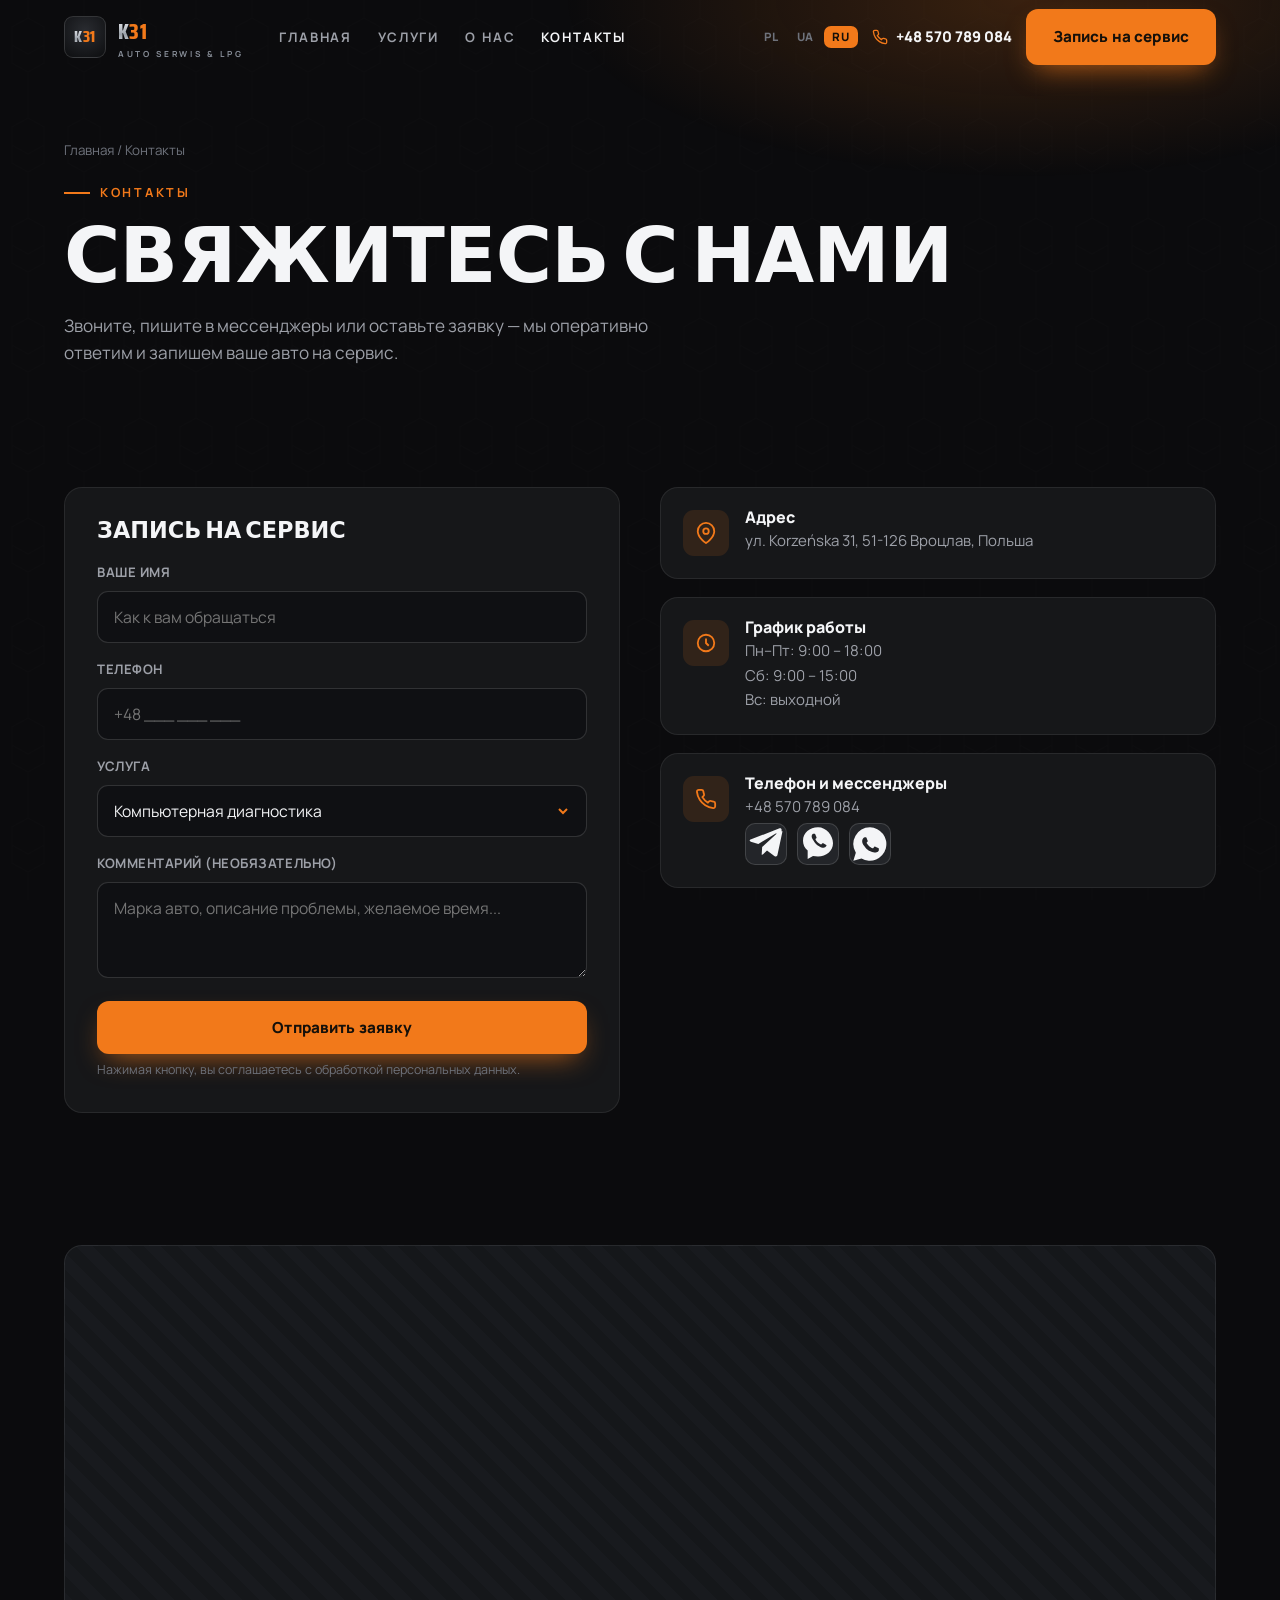
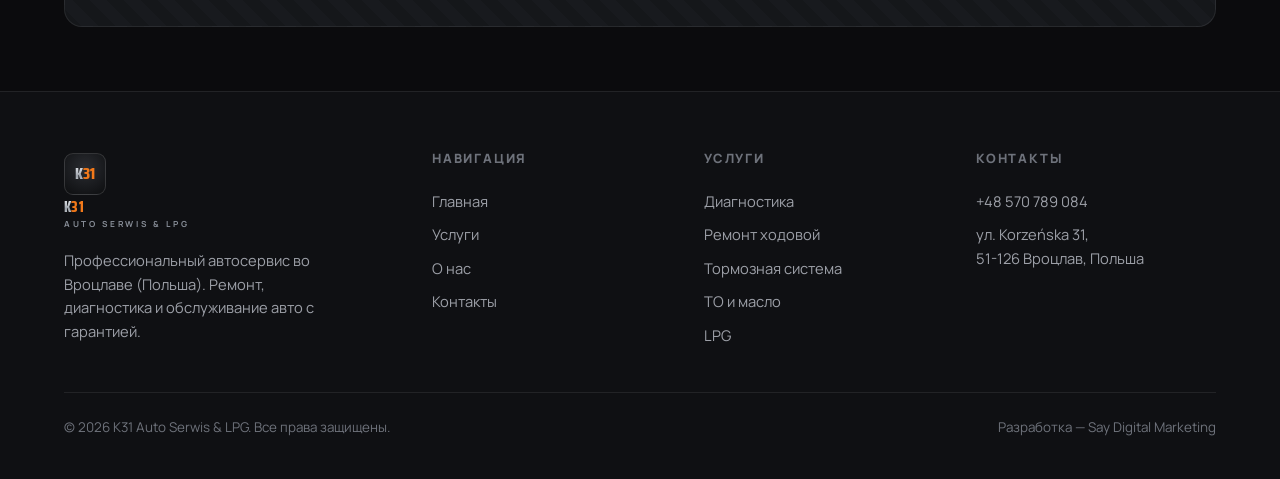
<file: ru/kontakty.html>
<!DOCTYPE html>
<html lang="ru">
<head>
<meta charset="UTF-8" />
<meta name="viewport" content="width=device-width, initial-scale=1.0" />
<!-- Google Tag Manager -->
<script>(function(w,d,s,l,i){w[l]=w[l]||[];w[l].push({'gtm.start':
new Date().getTime(),event:'gtm.js'});var f=d.getElementsByTagName(s)[0],
j=d.createElement(s),dl=l!='dataLayer'?'&l='+l:'';j.async=true;j.src=
'https://www.googletagmanager.com/gtm.js?id='+i+dl;f.parentNode.insertBefore(j,f);
})(window,document,'script','dataLayer','GTM-KS6R9NJM');</script>
<!-- End Google Tag Manager -->

<link rel="preconnect" href="https://fonts.googleapis.com" />
<link rel="preconnect" href="https://fonts.gstatic.com" crossorigin />
<link href="https://fonts.googleapis.com/css2?family=Saira+Condensed:wght@600;700;800&family=Manrope:wght@500;600;700;800&display=swap" rel="stylesheet" />
<link rel="icon" href="/favicon.svg" type="image/svg+xml" />
<link rel="stylesheet" href="/css/styles.css?v=3" />
<title>Контакты и запись — K31, ул. Korzeńska 31, Вроцлав</title>
<meta name="description" content="Автосервис K31 во Вроцлаве, ул. Korzeńska 31. Тел. +48 570 789 084. Пн–Пт 9:00–18:00, Сб 9:00–15:00. Звоните или оставьте заявку — перезвоним." />
<link rel="canonical" href="https://www.k31autoserwis.pl/ru/kontakty" />
<link rel="alternate" hreflang="pl" href="https://www.k31autoserwis.pl/kontakty" />
<link rel="alternate" hreflang="uk" href="https://www.k31autoserwis.pl/uk/kontakty" />
<link rel="alternate" hreflang="ru" href="https://www.k31autoserwis.pl/ru/kontakty" />
<link rel="alternate" hreflang="x-default" href="https://www.k31autoserwis.pl/kontakty" />
<meta property="og:type" content="website" />
<meta property="og:site_name" content="K31 Auto Serwis &amp; LPG" />
<meta property="og:locale" content="ru_RU" />
<meta property="og:url" content="https://www.k31autoserwis.pl/ru/kontakty" />
<meta property="og:title" content="Контакты и запись — K31, ул. Korzeńska 31, Вроцлав" />
<meta property="og:description" content="Автосервис K31 во Вроцлаве, ул. Korzeńska 31. Тел. +48 570 789 084. Пн–Пт 9:00–18:00, Сб 9:00–15:00. Звоните или оставьте заявку — перезвоним." />
<meta property="og:image" content="https://www.k31autoserwis.pl/assets/hero.webp" />
<meta name="twitter:card" content="summary_large_image" />
<meta name="twitter:title" content="Контакты и запись — K31, ул. Korzeńska 31, Вроцлав" />
<meta name="twitter:description" content="Автосервис K31 во Вроцлаве, ул. Korzeńska 31. Тел. +48 570 789 084. Пн–Пт 9:00–18:00, Сб 9:00–15:00. Звоните или оставьте заявку — перезвоним." />
<meta name="twitter:image" content="https://www.k31autoserwis.pl/assets/hero.webp" />
<script type="application/ld+json">{"@context":"https://schema.org","@type":"AutoRepair","@id":"https://www.k31autoserwis.pl/#business","name":"K31 Auto Serwis & LPG","description":"Автосервис и обслуживание LPG во Вроцлаве. Ремонт, компьютерная диагностика, ТО, тормоза, ходовая, ГРМ.","url":"https://www.k31autoserwis.pl/ru/kontakty","image":"https://www.k31autoserwis.pl/assets/hero.webp","telephone":"+48570789084","priceRange":"$","address":{"@type":"PostalAddress","streetAddress":"Korzeńska 31","postalCode":"51-126","addressLocality":"Wrocław","addressRegion":"dolnośląskie","addressCountry":"PL"},"geo":{"@type":"GeoCoordinates","latitude":51.1516544,"longitude":17.0427068},"areaServed":{"@type":"City","name":"Wrocław"},"availableLanguage":["pl","uk","ru"],"sameAs":["https://www.instagram.com/k31_auto_serwis_lpg"],"openingHoursSpecification":[{"@type":"OpeningHoursSpecification","dayOfWeek":["Monday","Tuesday","Wednesday","Thursday","Friday"],"opens":"09:00","closes":"18:00"},{"@type":"OpeningHoursSpecification","dayOfWeek":"Saturday","opens":"09:00","closes":"15:00"}],"makesOffer":[{"@type":"Offer","itemOffered":{"@type":"Service","name":"Компьютерная диагностика"}},{"@type":"Offer","itemOffered":{"@type":"Service","name":"Ремонт ходовой части"}},{"@type":"Offer","itemOffered":{"@type":"Service","name":"Тормозная система"}},{"@type":"Offer","itemOffered":{"@type":"Service","name":"ТО и замена масла"}},{"@type":"Offer","itemOffered":{"@type":"Service","name":"Замена ремня ГРМ"}},{"@type":"Offer","itemOffered":{"@type":"Service","name":"Обслуживание LPG"}}]}</script>
</head>
<body>
<!-- Google Tag Manager (noscript) -->
<noscript><iframe src="https://www.googletagmanager.com/ns.html?id=GTM-KS6R9NJM"
height="0" width="0" style="display:none;visibility:hidden"></iframe></noscript>
<!-- End Google Tag Manager (noscript) -->


<header class="header">
  <div class="container header__inner">
    <a href="index.html" class="brand">
      <span class="brand__logo"><span><span style="background:var(--metal);-webkit-background-clip:text;background-clip:text;color:transparent">K</span><span style="color:var(--orange)">31</span></span></span>
      <span><span><span class="k">K</span><span class="num">31</span></span><small>AUTO SERWIS &amp; LPG</small></span>
    </a>
    <nav class="nav">
      <a href="index.html">Главная</a>
      <a href="poslugy.html">Услуги</a>
      <a href="pro-nas.html">О нас</a>
      <a href="kontakty.html" class="active">Контакты</a>
    </nav>
    <div class="header__cta">
      <div class="langsw" role="group" aria-label="Language"><a href="/kontakty" data-lang="pl">PL</a><a href="/uk/kontakty" data-lang="uk">UA</a><a href="/ru/kontakty" data-lang="ru">RU</a></div>
      <a href="tel:+48570789084" class="header__phone"><svg viewBox="0 0 24 24" fill="none" stroke="currentColor" stroke-width="2"><path d="M22 16.92v3a2 2 0 0 1-2.18 2 19.79 19.79 0 0 1-8.63-3.07 19.5 19.5 0 0 1-6-6 19.79 19.79 0 0 1-3.07-8.67A2 2 0 0 1 4.11 2h3a2 2 0 0 1 2 1.72c.13.96.36 1.9.7 2.81a2 2 0 0 1-.45 2.11L8.09 9.91a16 16 0 0 0 6 6l1.27-1.27a2 2 0 0 1 2.11-.45c.9.34 1.85.57 2.81.7A2 2 0 0 1 22 16.92z"/></svg>+48 570 789 084</a>
      <a href="#zapys" class="btn btn-primary">Запись на сервис</a>
      <button class="burger" aria-label="Меню"><span></span><span></span><span></span></button>
    </div>
  </div>
</header>
<div class="mobile-menu">
  <div class="langsw langsw--m" role="group" aria-label="Language"><a href="/kontakty" data-lang="pl">Polski</a><a href="/uk/kontakty" data-lang="uk">Українська</a><a href="/ru/kontakty" data-lang="ru">Русский</a></div>
  <a href="index.html">Главная</a>
  <a href="poslugy.html">Услуги</a>
  <a href="pro-nas.html">О нас</a>
  <a href="kontakty.html">Контакты</a>
  <a href="tel:+48570789084" class="btn btn-ghost">+48 570 789 084</a>
  <a href="#zapys" class="btn btn-primary">Запись на сервис</a>
</div>

<section class="page-hero">
  <div class="container">
    <div class="breadcrumb"><a href="index.html">Главная</a> / Контакты</div>
    <span class="kicker">Контакты</span>
    <h1 style="margin-top:16px">Свяжитесь с нами</h1>
    <p class="lead" style="margin-top:18px">Звоните, пишите в мессенджеры или оставьте заявку — мы оперативно ответим и запишем ваше авто на сервис.</p>
  </div>
</section>

<section class="section--tight" id="zapys">
  <div class="container">
    <div class="contact">
      <form class="form-card reveal" data-lead>
        <h3 style="margin-bottom:20px">Запись на сервис</h3>
        <input type="text" name="website" class="hp" tabindex="-1" autocomplete="off" aria-hidden="true" />
        <div class="field">
          <label for="name">Ваше имя</label>
          <input id="name" name="name" type="text" placeholder="Как к вам обращаться" required />
        </div>
        <div class="field">
          <label for="phone">Телефон</label>
          <input id="phone" name="phone" type="tel" placeholder="+48 ___ ___ ___" required />
        </div>
        <div class="field">
          <label for="service">Услуга</label>
          <select id="service" name="service">
            <option>Компьютерная диагностика</option>
            <option>Ремонт ходовой части</option>
            <option>Тормозная система</option>
            <option>Замена масла / ТО</option>
            <option>Обслуживание LPG</option>
            <option>Другое</option>
          </select>
        </div>
        <div class="field">
          <label for="msg">Комментарий (необязательно)</label>
          <textarea id="msg" name="msg" rows="3" placeholder="Марка авто, описание проблемы, желаемое время..."></textarea>
        </div>
        <button type="submit" class="btn btn-primary btn-block">Отправить заявку</button>
        <p class="form-note">Нажимая кнопку, вы соглашаетесь с обработкой персональных данных.</p>
        <div class="form-success">✓ Спасибо! Ваша заявка принята. Мы позвоним в ближайшее время.</div>
        <div class="form-error" role="alert"></div>
      </form>

      <div class="contact-info reveal">
        <div class="info-row">
          <div class="info-row__ic"><svg viewBox="0 0 24 24" fill="none" stroke="currentColor" stroke-width="2"><path d="M21 10c0 7-9 13-9 13s-9-6-9-13a9 9 0 0 1 18 0z"/><circle cx="12" cy="10" r="3"/></svg></div>
          <div><h3>Адрес</h3><p>ул. Korzeńska 31, 51-126 Вроцлав, Польша</p></div>
        </div>
        <div class="info-row">
          <div class="info-row__ic"><svg viewBox="0 0 24 24" fill="none" stroke="currentColor" stroke-width="2"><circle cx="12" cy="12" r="9"/><path d="M12 7v5l3 3"/></svg></div>
          <div><h3>График работы</h3><p>Пн–Пт: 9:00 – 18:00<br />Сб: 9:00 – 15:00<br />Вс: выходной</p></div>
        </div>
        <div class="info-row">
          <div class="info-row__ic"><svg viewBox="0 0 24 24" fill="none" stroke="currentColor" stroke-width="2"><path d="M22 16.92v3a2 2 0 0 1-2.18 2 19.79 19.79 0 0 1-8.63-3.07 19.5 19.5 0 0 1-6-6 19.79 19.79 0 0 1-3.07-8.67A2 2 0 0 1 4.11 2h3a2 2 0 0 1 2 1.72c.13.96.36 1.9.7 2.81a2 2 0 0 1-.45 2.11L8.09 9.91a16 16 0 0 0 6 6l1.27-1.27a2 2 0 0 1 2.11-.45c.9.34 1.85.57 2.81.7A2 2 0 0 1 22 16.92z"/></svg></div>
          <div>
            <h3>Телефон и мессенджеры</h3>
            <p><a href="tel:+48570789084">+48 570 789 084</a></p>
            <div class="messengers">
              <a href="https://t.me/k31_AutoSerwis_Wroclaw" target="_blank" rel="noopener" aria-label="Telegram" title="Telegram"><svg viewBox="0 0 24 24" fill="currentColor"><path d="M21.9 4.3l-3 14.2c-.2 1-.8 1.2-1.7.8l-4.6-3.4-2.2 2.1c-.3.3-.5.5-1 .5l.3-4.7L18.2 6c.4-.3-.1-.5-.6-.2L7.4 12 2.9 10.6c-1-.3-1-1 .2-1.4l17-6.6c.8-.3 1.5.2 1.2 1.7z"/></svg></a>
              <a href="viber://chat?number=%2B48570789084" aria-label="Viber" title="Viber"><svg viewBox="0 0 24 24" fill="currentColor"><path d="M12 2C7 2 3 5.5 3 10c0 2.3 1 4.4 2.8 5.9V21l3.2-1.8c.9.2 2 .3 3 .3 5 0 9-3.5 9-8s-4-9.5-9-9.5zm5 11.2c-.2.5-1.1 1-1.6 1-.4 0-.9.3-3-1s-3.3-3.6-3.4-3.8-.8-1-.8-1.9.5-1.3.6-1.5.4-.2.6-.2h.4c.2 0 .4 0 .6.5l.7 1.7c.1.2 0 .4-.1.5l-.4.4c-.1.2-.2.3 0 .6s.6 1 1.3 1.6c.9.8 1.5 1 1.7 1.1s.4.1.5 0l.5-.6c.2-.2.4-.1.6 0l1.5.8c.2.1.4.2.4.4z"/></svg></a>
              <a href="https://wa.me/48570789084" target="_blank" rel="noopener" aria-label="WhatsApp" title="WhatsApp"><svg viewBox="0 0 24 24" fill="currentColor"><path d="M12 2a10 10 0 0 0-8.5 15.2L2 22l4.9-1.3A10 10 0 1 0 12 2zm5.3 13.9c-.2.6-1.3 1.2-1.8 1.2-.5.1-1 .2-3.3-.7s-3.7-3.3-3.9-3.5-1-1.4-1-2.6.6-1.8.9-2.1c.2-.2.4-.3.6-.3h.5c.2 0 .4 0 .6.4l.7 1.8c.1.1 0 .3 0 .4l-.4.5c-.2.2-.3.3-.1.6s.7 1.1 1.4 1.7c1 .8 1.7 1.1 2 1.2.2.1.4.1.5-.1l.6-.7c.2-.2.3-.2.6-.1l1.7.8c.2.1.4.2.4.3z"/></svg></a>
            </div>
          </div>
        </div>
      </div>
    </div>
  </div>
</section>

<section class="section--tight">
  <div class="container">
    <div class="map-embed" style="min-height:380px"><iframe src="https://www.google.com/maps/embed?pb=!1m3!2m1!1sKorze%C5%84ska+31,+51-126+Wroc%C5%82aw!6i16" style="width:100%;height:380px;border:0;display:block" loading="lazy" referrerpolicy="no-referrer-when-downgrade" title="K31 Auto Serwis — ул. Korzeńska 31, Вроцлав" allowfullscreen></iframe></div>
  </div>
</section>

<footer class="footer">
  <div class="container">
    <div class="footer__top">
      <div>
        <a href="index.html" class="brand"><span class="brand__logo"><span><span style="background:var(--metal);-webkit-background-clip:text;background-clip:text;color:transparent">K</span><span style="color:var(--orange)">31</span></span></span><span><span><span class="k">K</span><span class="num">31</span></span><small>AUTO SERWIS &amp; LPG</small></span></a>
        <p class="footer__about">Профессиональный автосервис во Вроцлаве (Польша). Ремонт, диагностика и обслуживание авто с гарантией.</p>
      </div>
      <div><h4>Навигация</h4><a href="index.html">Главная</a><a href="poslugy.html">Услуги</a><a href="pro-nas.html">О нас</a><a href="kontakty.html">Контакты</a></div>
      <div><h4>Услуги</h4><a href="poslugy.html">Диагностика</a><a href="poslugy.html">Ремонт ходовой</a><a href="poslugy.html">Тормозная система</a><a href="poslugy.html">ТО и масло</a><a href="poslugy.html">LPG</a></div>
      <div><h4>Контакты</h4><a href="tel:+48570789084">+48 570 789 084</a><p style="color:var(--muted);font-size:.92rem;padding:5px 0">ул. Korzeńska 31,<br />51-126 Вроцлав, Польша</p></div>
    </div>
    <div class="footer__bottom"><span>© <span data-year>2026</span> K31 Auto Serwis &amp; LPG. Все права защищены.</span><span>Разработка — Say Digital Marketing</span></div>
  </div>
</footer>
<div class="callbar"><a href="tel:+48570789084" class="btn btn-ghost">Позвонить</a><a href="#zapys" class="btn btn-primary">Запись на сервис</a></div>
<script src="/js/main.js?v=3"></script>
</body>
</html>
</file>
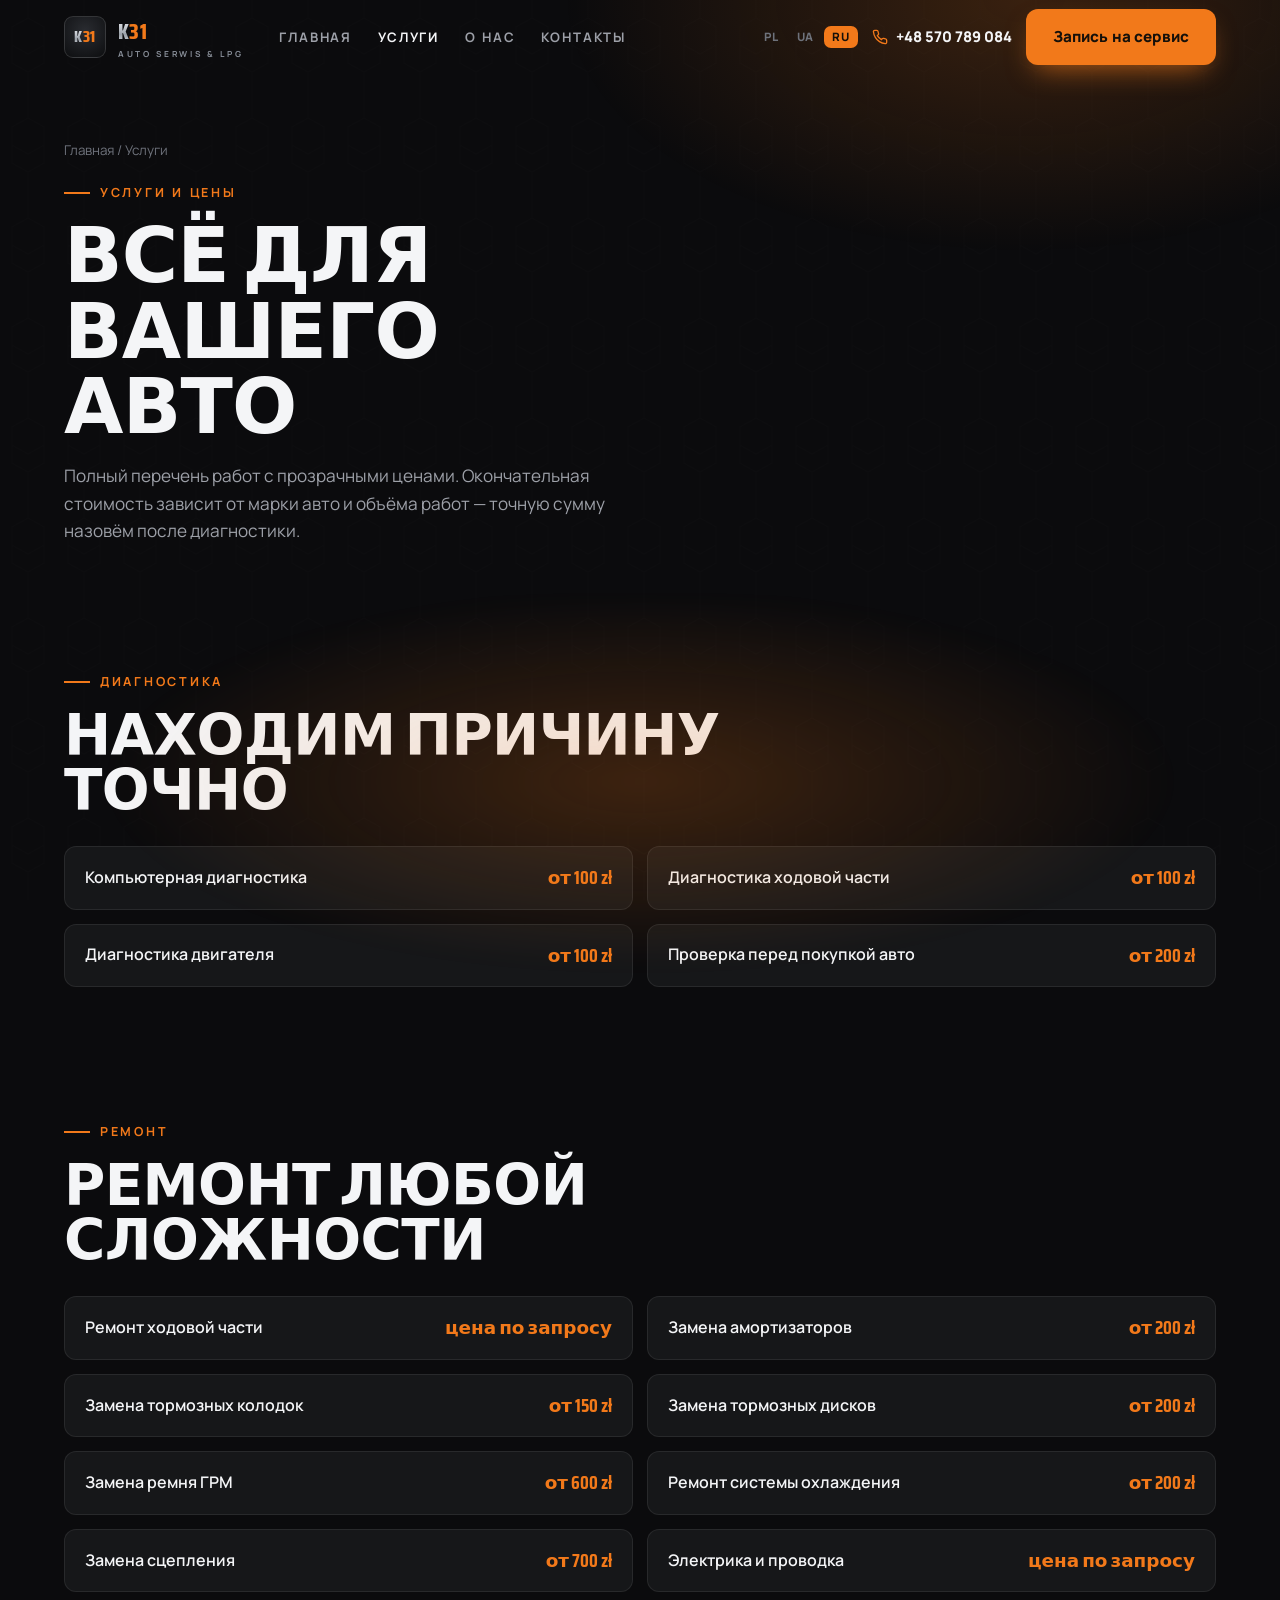
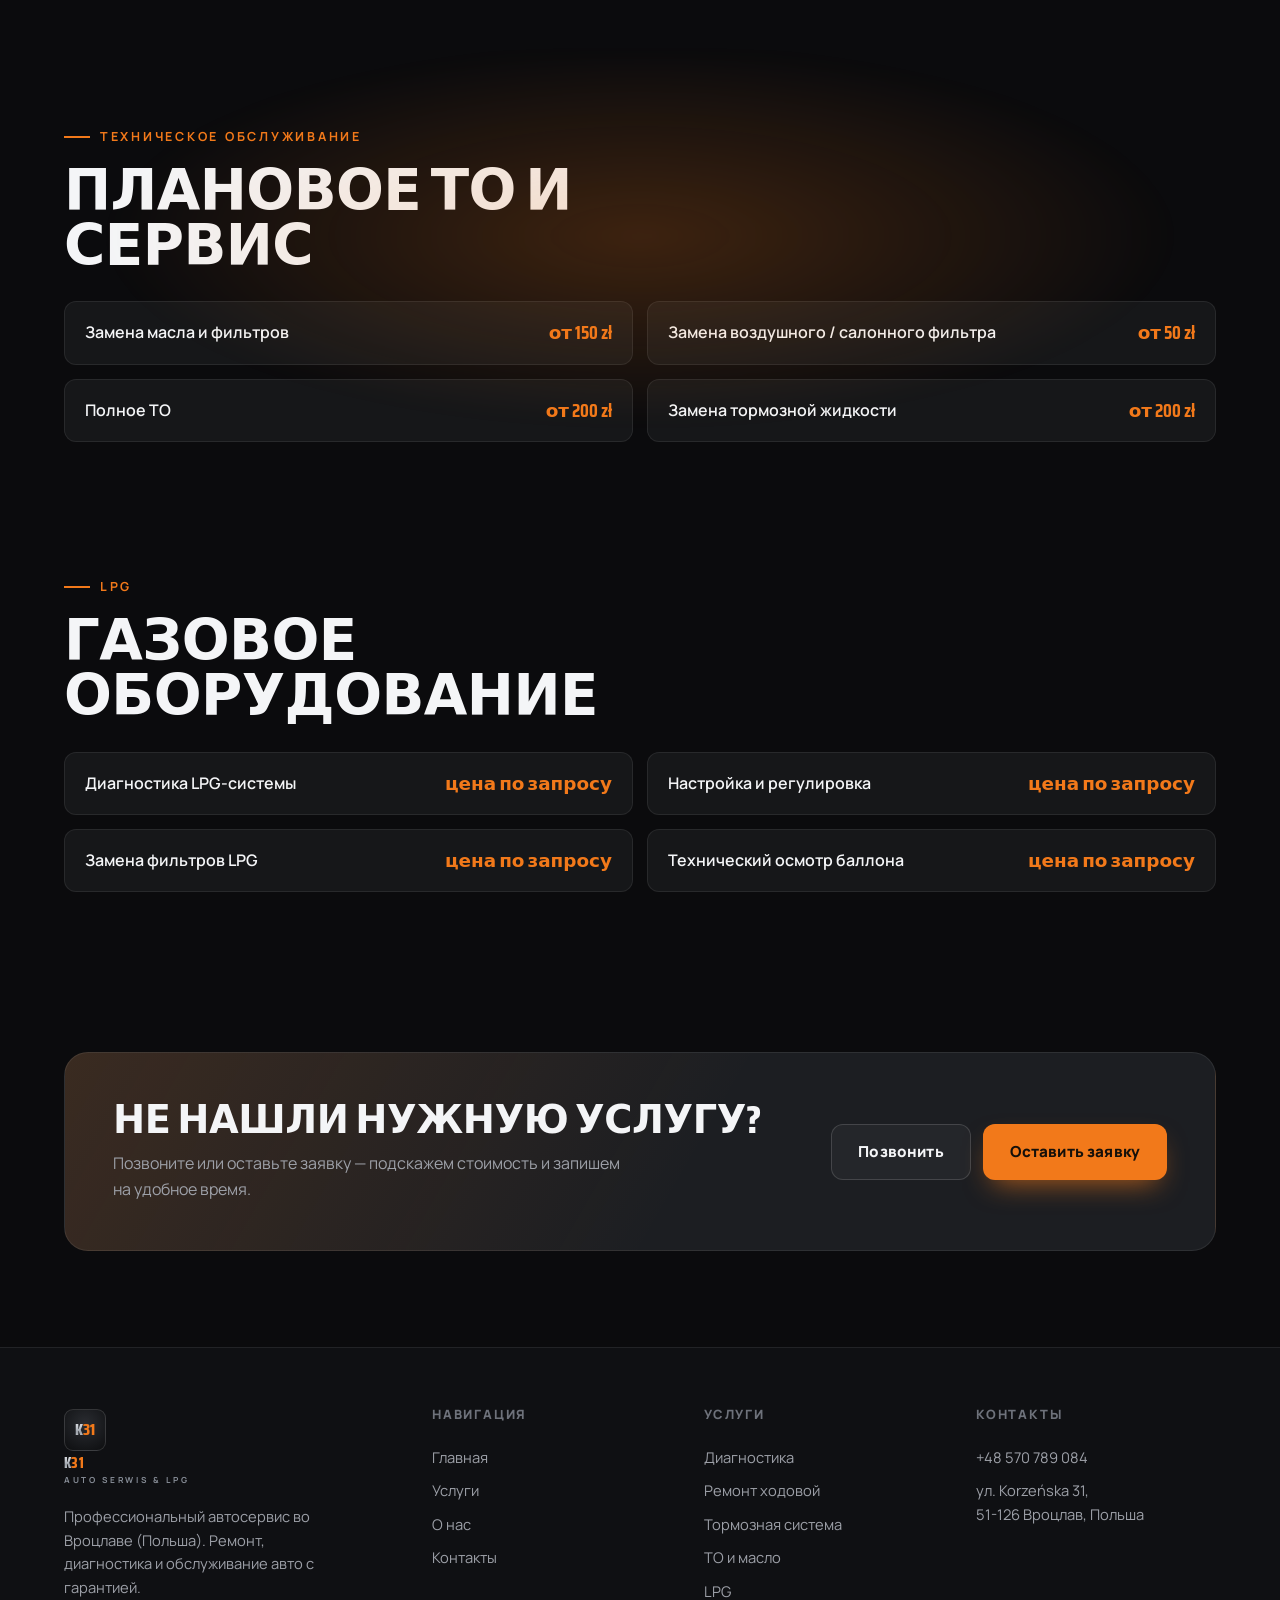
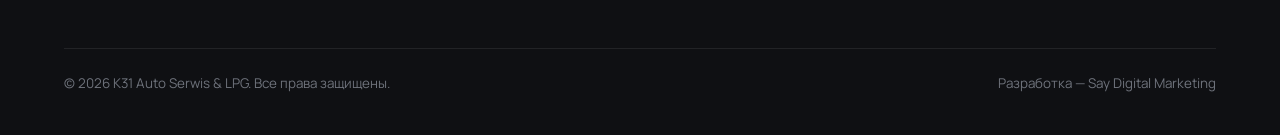
<file: ru/poslugy.html>
<!DOCTYPE html>
<html lang="ru">
<head>
<meta charset="UTF-8" />
<meta name="viewport" content="width=device-width, initial-scale=1.0" />
<!-- Google Tag Manager -->
<script>(function(w,d,s,l,i){w[l]=w[l]||[];w[l].push({'gtm.start':
new Date().getTime(),event:'gtm.js'});var f=d.getElementsByTagName(s)[0],
j=d.createElement(s),dl=l!='dataLayer'?'&l='+l:'';j.async=true;j.src=
'https://www.googletagmanager.com/gtm.js?id='+i+dl;f.parentNode.insertBefore(j,f);
})(window,document,'script','dataLayer','GTM-KS6R9NJM');</script>
<!-- End Google Tag Manager -->

<link rel="preconnect" href="https://fonts.googleapis.com" />
<link rel="preconnect" href="https://fonts.gstatic.com" crossorigin />
<link href="https://fonts.googleapis.com/css2?family=Saira+Condensed:wght@600;700;800&family=Manrope:wght@500;600;700;800&display=swap" rel="stylesheet" />
<link rel="icon" href="/favicon.svg" type="image/svg+xml" />
<link rel="stylesheet" href="/css/styles.css?v=3" />
<title>Услуги и цены — автосервис во Вроцлаве | K31</title>
<meta name="description" content="Прайс автосервиса K31 во Вроцлаве: диагностика от 100 zł, тормоза, ходовая, ТО, ремень ГРМ и обслуживание LPG. Прозрачные цены без сюрпризов." />
<link rel="canonical" href="https://www.k31autoserwis.pl/ru/poslugy" />
<link rel="alternate" hreflang="pl" href="https://www.k31autoserwis.pl/poslugy" />
<link rel="alternate" hreflang="uk" href="https://www.k31autoserwis.pl/uk/poslugy" />
<link rel="alternate" hreflang="ru" href="https://www.k31autoserwis.pl/ru/poslugy" />
<link rel="alternate" hreflang="x-default" href="https://www.k31autoserwis.pl/poslugy" />
<meta property="og:type" content="website" />
<meta property="og:site_name" content="K31 Auto Serwis &amp; LPG" />
<meta property="og:locale" content="ru_RU" />
<meta property="og:url" content="https://www.k31autoserwis.pl/ru/poslugy" />
<meta property="og:title" content="Услуги и цены — автосервис во Вроцлаве | K31" />
<meta property="og:description" content="Прайс автосервиса K31 во Вроцлаве: диагностика от 100 zł, тормоза, ходовая, ТО, ремень ГРМ и обслуживание LPG. Прозрачные цены без сюрпризов." />
<meta property="og:image" content="https://www.k31autoserwis.pl/assets/hero.webp" />
<meta name="twitter:card" content="summary_large_image" />
<meta name="twitter:title" content="Услуги и цены — автосервис во Вроцлаве | K31" />
<meta name="twitter:description" content="Прайс автосервиса K31 во Вроцлаве: диагностика от 100 zł, тормоза, ходовая, ТО, ремень ГРМ и обслуживание LPG. Прозрачные цены без сюрпризов." />
<meta name="twitter:image" content="https://www.k31autoserwis.pl/assets/hero.webp" />
<script type="application/ld+json">{"@context":"https://schema.org","@type":"AutoRepair","@id":"https://www.k31autoserwis.pl/#business","name":"K31 Auto Serwis & LPG","description":"Автосервис и обслуживание LPG во Вроцлаве. Ремонт, компьютерная диагностика, ТО, тормоза, ходовая, ГРМ.","url":"https://www.k31autoserwis.pl/ru/poslugy","image":"https://www.k31autoserwis.pl/assets/hero.webp","telephone":"+48570789084","priceRange":"$","address":{"@type":"PostalAddress","streetAddress":"Korzeńska 31","postalCode":"51-126","addressLocality":"Wrocław","addressRegion":"dolnośląskie","addressCountry":"PL"},"geo":{"@type":"GeoCoordinates","latitude":51.1516544,"longitude":17.0427068},"areaServed":{"@type":"City","name":"Wrocław"},"availableLanguage":["pl","uk","ru"],"sameAs":["https://www.instagram.com/k31_auto_serwis_lpg"],"openingHoursSpecification":[{"@type":"OpeningHoursSpecification","dayOfWeek":["Monday","Tuesday","Wednesday","Thursday","Friday"],"opens":"09:00","closes":"18:00"},{"@type":"OpeningHoursSpecification","dayOfWeek":"Saturday","opens":"09:00","closes":"15:00"}],"makesOffer":[{"@type":"Offer","itemOffered":{"@type":"Service","name":"Компьютерная диагностика"}},{"@type":"Offer","itemOffered":{"@type":"Service","name":"Ремонт ходовой части"}},{"@type":"Offer","itemOffered":{"@type":"Service","name":"Тормозная система"}},{"@type":"Offer","itemOffered":{"@type":"Service","name":"ТО и замена масла"}},{"@type":"Offer","itemOffered":{"@type":"Service","name":"Замена ремня ГРМ"}},{"@type":"Offer","itemOffered":{"@type":"Service","name":"Обслуживание LPG"}}]}</script>
</head>
<body>
<!-- Google Tag Manager (noscript) -->
<noscript><iframe src="https://www.googletagmanager.com/ns.html?id=GTM-KS6R9NJM"
height="0" width="0" style="display:none;visibility:hidden"></iframe></noscript>
<!-- End Google Tag Manager (noscript) -->


<header class="header">
  <div class="container header__inner">
    <a href="index.html" class="brand">
      <span class="brand__logo"><span><span style="background:var(--metal);-webkit-background-clip:text;background-clip:text;color:transparent">K</span><span style="color:var(--orange)">31</span></span></span>
      <span><span><span class="k">K</span><span class="num">31</span></span><small>AUTO SERWIS &amp; LPG</small></span>
    </a>
    <nav class="nav">
      <a href="index.html">Главная</a>
      <a href="poslugy.html" class="active">Услуги</a>
      <a href="pro-nas.html">О нас</a>
      <a href="kontakty.html">Контакты</a>
    </nav>
    <div class="header__cta">
      <div class="langsw" role="group" aria-label="Language"><a href="/poslugy" data-lang="pl">PL</a><a href="/uk/poslugy" data-lang="uk">UA</a><a href="/ru/poslugy" data-lang="ru">RU</a></div>
      <a href="tel:+48570789084" class="header__phone"><svg viewBox="0 0 24 24" fill="none" stroke="currentColor" stroke-width="2"><path d="M22 16.92v3a2 2 0 0 1-2.18 2 19.79 19.79 0 0 1-8.63-3.07 19.5 19.5 0 0 1-6-6 19.79 19.79 0 0 1-3.07-8.67A2 2 0 0 1 4.11 2h3a2 2 0 0 1 2 1.72c.13.96.36 1.9.7 2.81a2 2 0 0 1-.45 2.11L8.09 9.91a16 16 0 0 0 6 6l1.27-1.27a2 2 0 0 1 2.11-.45c.9.34 1.85.57 2.81.7A2 2 0 0 1 22 16.92z"/></svg>+48 570 789 084</a>
      <a href="kontakty.html" class="btn btn-primary">Запись на сервис</a>
      <button class="burger" aria-label="Меню"><span></span><span></span><span></span></button>
    </div>
  </div>
</header>
<div class="mobile-menu">
  <div class="langsw langsw--m" role="group" aria-label="Language"><a href="/poslugy" data-lang="pl">Polski</a><a href="/uk/poslugy" data-lang="uk">Українська</a><a href="/ru/poslugy" data-lang="ru">Русский</a></div>
  <a href="index.html">Главная</a>
  <a href="poslugy.html">Услуги</a>
  <a href="pro-nas.html">О нас</a>
  <a href="kontakty.html">Контакты</a>
  <a href="tel:+48570789084" class="btn btn-ghost">+48 570 789 084</a>
  <a href="kontakty.html" class="btn btn-primary">Запись на сервис</a>
</div>

<section class="page-hero">
  <div class="container">
    <div class="breadcrumb"><a href="index.html">Главная</a> / Услуги</div>
    <span class="kicker">Услуги и цены</span>
    <h1 style="margin-top:16px;max-width:14ch">Всё для вашего авто</h1>
    <p class="lead" style="margin-top:18px">Полный перечень работ с прозрачными ценами. Окончательная стоимость зависит от марки авто и объёма работ — точную сумму назовём после диагностики.</p>
  </div>
</section>

<!-- DIAGNOSTICS -->
<section class="section--tight glow-wrap">
  <div class="glow"></div>
  <div class="container">
    <div class="section-head reveal" style="margin-bottom:28px"><span class="kicker">Диагностика</span><h2>Находим причину точно</h2></div>
    <div class="pricelist">
      <div class="price-row reveal"><span class="name">Компьютерная диагностика</span><span class="val">от 100 zł</span></div>
      <div class="price-row reveal"><span class="name">Диагностика ходовой части</span><span class="val">от 100 zł</span></div>
      <div class="price-row reveal"><span class="name">Диагностика двигателя</span><span class="val">от 100 zł</span></div>
      <div class="price-row reveal"><span class="name">Проверка перед покупкой авто</span><span class="val">от 200 zł</span></div>
    </div>
  </div>
</section>

<!-- REPAIR -->
<section class="section--tight">
  <div class="container">
    <div class="section-head reveal" style="margin-bottom:28px"><span class="kicker">Ремонт</span><h2>Ремонт любой сложности</h2></div>
    <div class="pricelist">
      <div class="price-row reveal"><span class="name">Ремонт ходовой части</span><span class="val">цена по запросу</span></div>
      <div class="price-row reveal"><span class="name">Замена амортизаторов</span><span class="val">от 200 zł</span></div>
      <div class="price-row reveal"><span class="name">Замена тормозных колодок</span><span class="val">от 150 zł</span></div>
      <div class="price-row reveal"><span class="name">Замена тормозных дисков</span><span class="val">от 200 zł</span></div>
      <div class="price-row reveal"><span class="name">Замена ремня ГРМ</span><span class="val">от 600 zł</span></div>
      <div class="price-row reveal"><span class="name">Ремонт системы охлаждения</span><span class="val">от 200 zł</span></div>
      <div class="price-row reveal"><span class="name">Замена сцепления</span><span class="val">от 700 zł</span></div>
      <div class="price-row reveal"><span class="name">Электрика и проводка</span><span class="val">цена по запросу</span></div>
    </div>
  </div>
</section>

<!-- MAINTENANCE -->
<section class="section--tight glow-wrap">
  <div class="glow"></div>
  <div class="container">
    <div class="section-head reveal" style="margin-bottom:28px"><span class="kicker">Техническое обслуживание</span><h2>Плановое ТО и сервис</h2></div>
    <div class="pricelist">
      <div class="price-row reveal"><span class="name">Замена масла и фильтров</span><span class="val">от 150 zł</span></div>
      <div class="price-row reveal"><span class="name">Замена воздушного / салонного фильтра</span><span class="val">от 50 zł</span></div>
      <div class="price-row reveal"><span class="name">Полное ТО</span><span class="val">от 200 zł</span></div>
      <div class="price-row reveal"><span class="name">Замена тормозной жидкости</span><span class="val">от 200 zł</span></div>
    </div>
  </div>
</section>

<!-- LPG -->
<section class="section--tight">
  <div class="container">
    <div class="section-head reveal" style="margin-bottom:28px"><span class="kicker">LPG</span><h2>Газовое оборудование</h2></div>
    <div class="pricelist">
      <div class="price-row reveal"><span class="name">Диагностика LPG-системы</span><span class="val">цена по запросу</span></div>
      <div class="price-row reveal"><span class="name">Настройка и регулировка</span><span class="val">цена по запросу</span></div>
      <div class="price-row reveal"><span class="name">Замена фильтров LPG</span><span class="val">цена по запросу</span></div>
      <div class="price-row reveal"><span class="name">Технический осмотр баллона</span><span class="val">цена по запросу</span></div>
    </div>
  </div>
</section>

<section class="section">
  <div class="container">
    <div class="band reveal">
      <div><h2 style="font-size:clamp(1.6rem,3vw,2.4rem)">Не нашли нужную услугу?</h2><p>Позвоните или оставьте заявку — подскажем стоимость и запишем на удобное время.</p></div>
      <div style="display:flex;gap:12px;flex-wrap:wrap">
        <a href="tel:+48570789084" class="btn btn-ghost">Позвонить</a>
        <a href="kontakty.html" class="btn btn-primary">Оставить заявку</a>
      </div>
    </div>
  </div>
</section>

<footer class="footer">
  <div class="container">
    <div class="footer__top">
      <div>
        <a href="index.html" class="brand"><span class="brand__logo"><span><span style="background:var(--metal);-webkit-background-clip:text;background-clip:text;color:transparent">K</span><span style="color:var(--orange)">31</span></span></span><span><span><span class="k">K</span><span class="num">31</span></span><small>AUTO SERWIS &amp; LPG</small></span></a>
        <p class="footer__about">Профессиональный автосервис во Вроцлаве (Польша). Ремонт, диагностика и обслуживание авто с гарантией.</p>
      </div>
      <div><h4>Навигация</h4><a href="index.html">Главная</a><a href="poslugy.html">Услуги</a><a href="pro-nas.html">О нас</a><a href="kontakty.html">Контакты</a></div>
      <div><h4>Услуги</h4><a href="poslugy.html">Диагностика</a><a href="poslugy.html">Ремонт ходовой</a><a href="poslugy.html">Тормозная система</a><a href="poslugy.html">ТО и масло</a><a href="poslugy.html">LPG</a></div>
      <div><h4>Контакты</h4><a href="tel:+48570789084">+48 570 789 084</a><p style="color:var(--muted);font-size:.92rem;padding:5px 0">ул. Korzeńska 31,<br />51-126 Вроцлав, Польша</p></div>
    </div>
    <div class="footer__bottom"><span>© <span data-year>2026</span> K31 Auto Serwis &amp; LPG. Все права защищены.</span><span>Разработка — Say Digital Marketing</span></div>
  </div>
</footer>
<div class="callbar"><a href="tel:+48570789084" class="btn btn-ghost">Позвонить</a><a href="kontakty.html" class="btn btn-primary">Запись на сервис</a></div>
<script src="/js/main.js?v=3"></script>
</body>
</html>
</file>
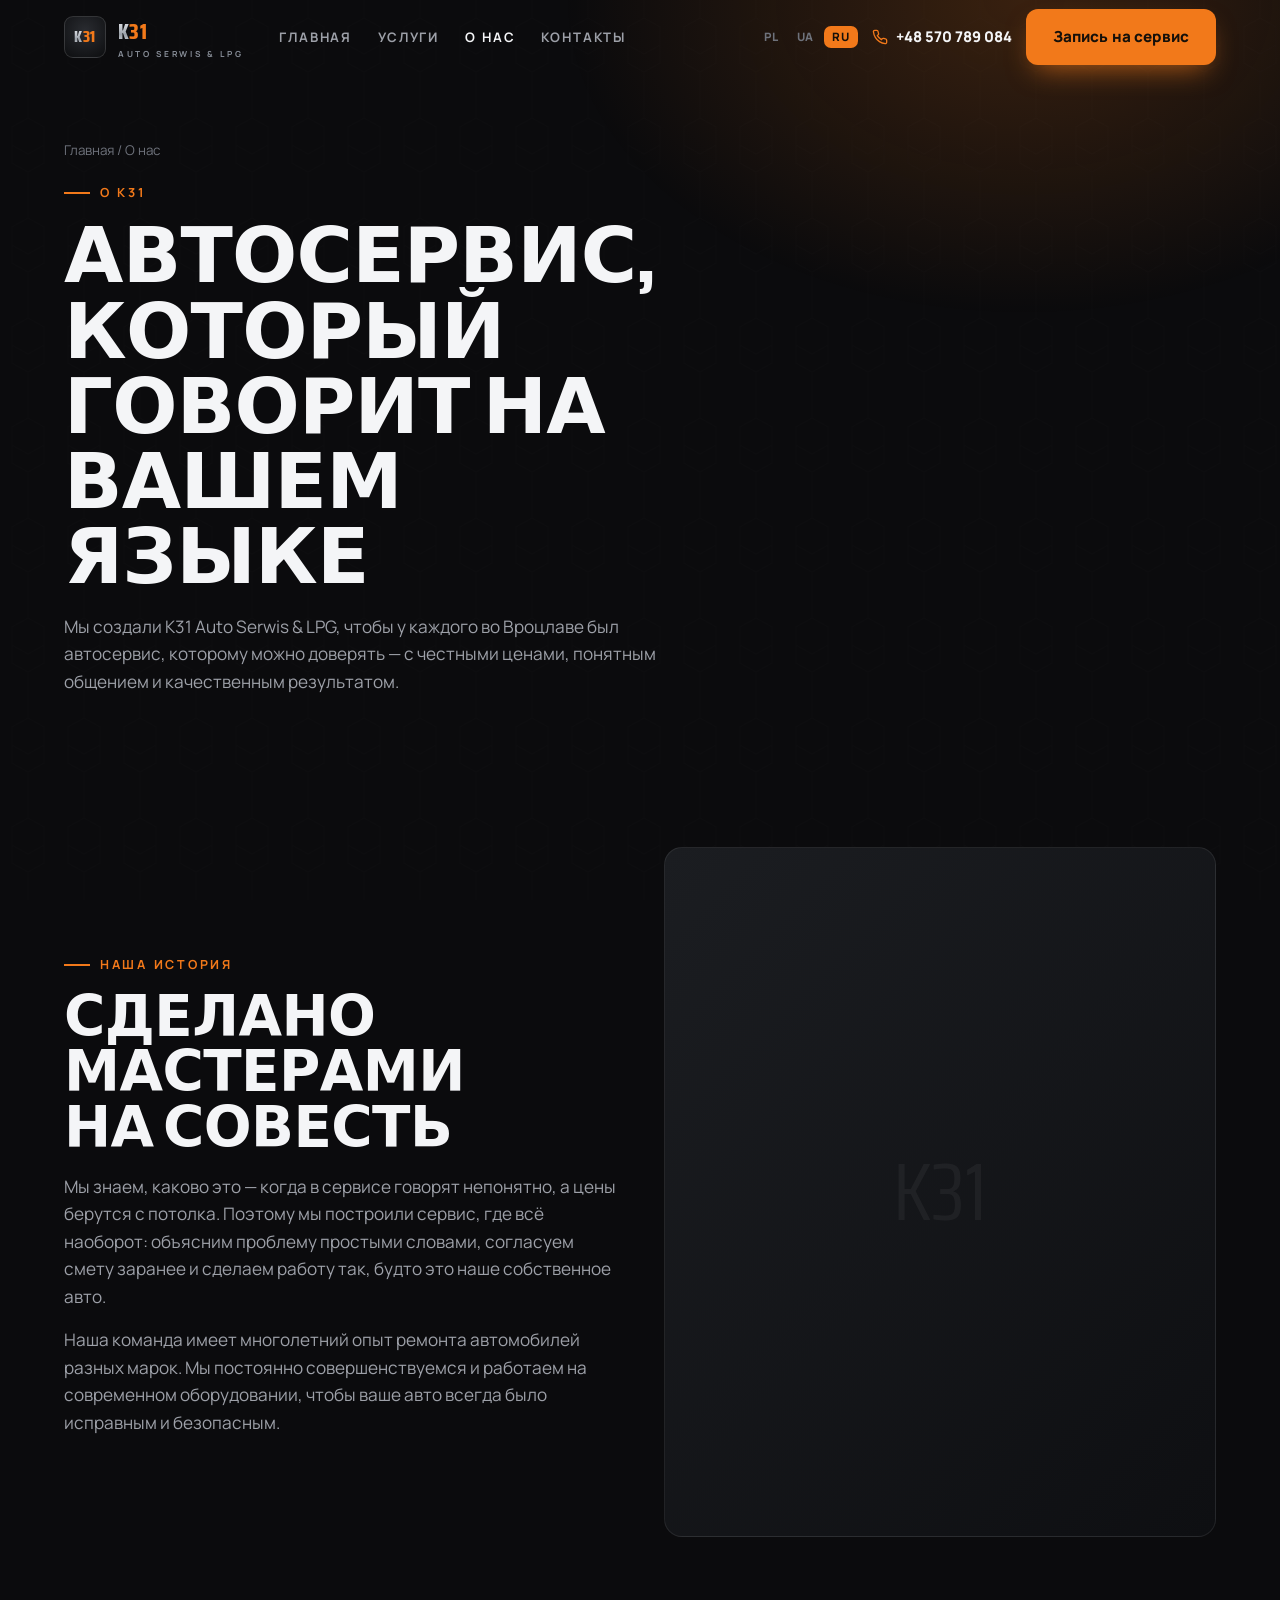
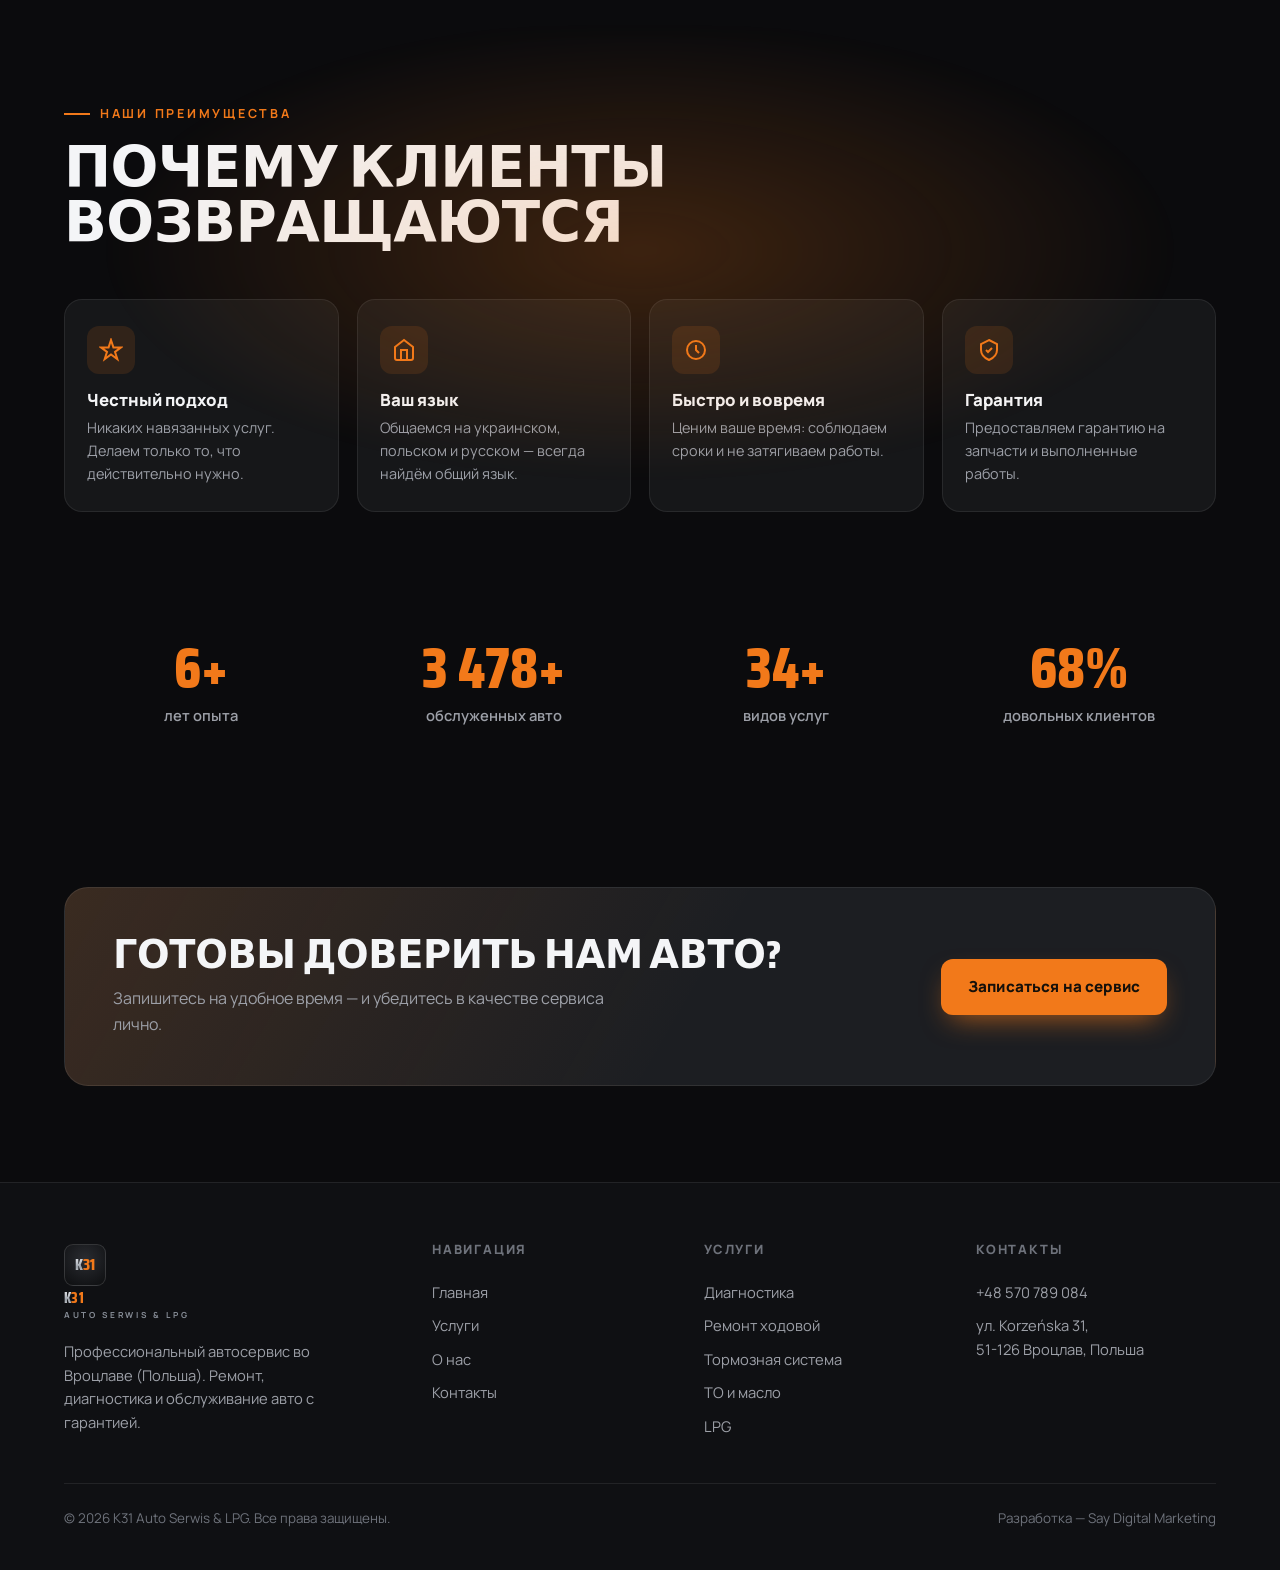
<file: ru/pro-nas.html>
<!DOCTYPE html>
<html lang="ru">
<head>
<meta charset="UTF-8" />
<meta name="viewport" content="width=device-width, initial-scale=1.0" />
<!-- Google Tag Manager -->
<script>(function(w,d,s,l,i){w[l]=w[l]||[];w[l].push({'gtm.start':
new Date().getTime(),event:'gtm.js'});var f=d.getElementsByTagName(s)[0],
j=d.createElement(s),dl=l!='dataLayer'?'&l='+l:'';j.async=true;j.src=
'https://www.googletagmanager.com/gtm.js?id='+i+dl;f.parentNode.insertBefore(j,f);
})(window,document,'script','dataLayer','GTM-KS6R9NJM');</script>
<!-- End Google Tag Manager -->

<link rel="preconnect" href="https://fonts.googleapis.com" />
<link rel="preconnect" href="https://fonts.gstatic.com" crossorigin />
<link href="https://fonts.googleapis.com/css2?family=Saira+Condensed:wght@600;700;800&family=Manrope:wght@500;600;700;800&display=swap" rel="stylesheet" />
<link rel="icon" href="/favicon.svg" type="image/svg+xml" />
<link rel="stylesheet" href="/css/styles.css?v=3" />
<title>О нас — автосервис K31 во Вроцлаве</title>
<meta name="description" content="K31 Auto Serwis &amp; LPG во Вроцлаве: опытные мастера, современное оборудование, честная смета до начала работ и гарантия на выполненные работы." />
<link rel="canonical" href="https://www.k31autoserwis.pl/ru/pro-nas" />
<link rel="alternate" hreflang="pl" href="https://www.k31autoserwis.pl/pro-nas" />
<link rel="alternate" hreflang="uk" href="https://www.k31autoserwis.pl/uk/pro-nas" />
<link rel="alternate" hreflang="ru" href="https://www.k31autoserwis.pl/ru/pro-nas" />
<link rel="alternate" hreflang="x-default" href="https://www.k31autoserwis.pl/pro-nas" />
<meta property="og:type" content="website" />
<meta property="og:site_name" content="K31 Auto Serwis &amp; LPG" />
<meta property="og:locale" content="ru_RU" />
<meta property="og:url" content="https://www.k31autoserwis.pl/ru/pro-nas" />
<meta property="og:title" content="О нас — автосервис K31 во Вроцлаве" />
<meta property="og:description" content="K31 Auto Serwis &amp; LPG во Вроцлаве: опытные мастера, современное оборудование, честная смета до начала работ и гарантия на выполненные работы." />
<meta property="og:image" content="https://www.k31autoserwis.pl/assets/hero.webp" />
<meta name="twitter:card" content="summary_large_image" />
<meta name="twitter:title" content="О нас — автосервис K31 во Вроцлаве" />
<meta name="twitter:description" content="K31 Auto Serwis &amp; LPG во Вроцлаве: опытные мастера, современное оборудование, честная смета до начала работ и гарантия на выполненные работы." />
<meta name="twitter:image" content="https://www.k31autoserwis.pl/assets/hero.webp" />
<script type="application/ld+json">{"@context":"https://schema.org","@type":"AutoRepair","@id":"https://www.k31autoserwis.pl/#business","name":"K31 Auto Serwis & LPG","description":"Автосервис и обслуживание LPG во Вроцлаве. Ремонт, компьютерная диагностика, ТО, тормоза, ходовая, ГРМ.","url":"https://www.k31autoserwis.pl/ru/pro-nas","image":"https://www.k31autoserwis.pl/assets/hero.webp","telephone":"+48570789084","priceRange":"$","address":{"@type":"PostalAddress","streetAddress":"Korzeńska 31","postalCode":"51-126","addressLocality":"Wrocław","addressRegion":"dolnośląskie","addressCountry":"PL"},"geo":{"@type":"GeoCoordinates","latitude":51.1516544,"longitude":17.0427068},"areaServed":{"@type":"City","name":"Wrocław"},"availableLanguage":["pl","uk","ru"],"sameAs":["https://www.instagram.com/k31_auto_serwis_lpg"],"openingHoursSpecification":[{"@type":"OpeningHoursSpecification","dayOfWeek":["Monday","Tuesday","Wednesday","Thursday","Friday"],"opens":"09:00","closes":"18:00"},{"@type":"OpeningHoursSpecification","dayOfWeek":"Saturday","opens":"09:00","closes":"15:00"}],"makesOffer":[{"@type":"Offer","itemOffered":{"@type":"Service","name":"Компьютерная диагностика"}},{"@type":"Offer","itemOffered":{"@type":"Service","name":"Ремонт ходовой части"}},{"@type":"Offer","itemOffered":{"@type":"Service","name":"Тормозная система"}},{"@type":"Offer","itemOffered":{"@type":"Service","name":"ТО и замена масла"}},{"@type":"Offer","itemOffered":{"@type":"Service","name":"Замена ремня ГРМ"}},{"@type":"Offer","itemOffered":{"@type":"Service","name":"Обслуживание LPG"}}]}</script>
</head>
<body>
<!-- Google Tag Manager (noscript) -->
<noscript><iframe src="https://www.googletagmanager.com/ns.html?id=GTM-KS6R9NJM"
height="0" width="0" style="display:none;visibility:hidden"></iframe></noscript>
<!-- End Google Tag Manager (noscript) -->


<header class="header">
  <div class="container header__inner">
    <a href="index.html" class="brand">
      <span class="brand__logo"><span><span style="background:var(--metal);-webkit-background-clip:text;background-clip:text;color:transparent">K</span><span style="color:var(--orange)">31</span></span></span>
      <span><span><span class="k">K</span><span class="num">31</span></span><small>AUTO SERWIS &amp; LPG</small></span>
    </a>
    <nav class="nav">
      <a href="index.html">Главная</a>
      <a href="poslugy.html">Услуги</a>
      <a href="pro-nas.html" class="active">О нас</a>
      <a href="kontakty.html">Контакты</a>
    </nav>
    <div class="header__cta">
      <div class="langsw" role="group" aria-label="Language"><a href="/pro-nas" data-lang="pl">PL</a><a href="/uk/pro-nas" data-lang="uk">UA</a><a href="/ru/pro-nas" data-lang="ru">RU</a></div>
      <a href="tel:+48570789084" class="header__phone"><svg viewBox="0 0 24 24" fill="none" stroke="currentColor" stroke-width="2"><path d="M22 16.92v3a2 2 0 0 1-2.18 2 19.79 19.79 0 0 1-8.63-3.07 19.5 19.5 0 0 1-6-6 19.79 19.79 0 0 1-3.07-8.67A2 2 0 0 1 4.11 2h3a2 2 0 0 1 2 1.72c.13.96.36 1.9.7 2.81a2 2 0 0 1-.45 2.11L8.09 9.91a16 16 0 0 0 6 6l1.27-1.27a2 2 0 0 1 2.11-.45c.9.34 1.85.57 2.81.7A2 2 0 0 1 22 16.92z"/></svg>+48 570 789 084</a>
      <a href="kontakty.html" class="btn btn-primary">Запись на сервис</a>
      <button class="burger" aria-label="Меню"><span></span><span></span><span></span></button>
    </div>
  </div>
</header>
<div class="mobile-menu">
  <div class="langsw langsw--m" role="group" aria-label="Language"><a href="/pro-nas" data-lang="pl">Polski</a><a href="/uk/pro-nas" data-lang="uk">Українська</a><a href="/ru/pro-nas" data-lang="ru">Русский</a></div>
  <a href="index.html">Главная</a>
  <a href="poslugy.html">Услуги</a>
  <a href="pro-nas.html">О нас</a>
  <a href="kontakty.html">Контакты</a>
  <a href="tel:+48570789084" class="btn btn-ghost">+48 570 789 084</a>
  <a href="kontakty.html" class="btn btn-primary">Запись на сервис</a>
</div>

<section class="page-hero">
  <div class="container">
    <div class="breadcrumb"><a href="index.html">Главная</a> / О нас</div>
    <span class="kicker">О K31</span>
    <h1 style="margin-top:16px;max-width:16ch">Автосервис, который говорит на вашем языке</h1>
    <p class="lead" style="margin-top:18px">Мы создали K31 Auto Serwis &amp; LPG, чтобы у каждого во Вроцлаве был автосервис, которому можно доверять — с честными ценами, понятным общением и качественным результатом.</p>
  </div>
</section>

<!-- STORY SPLIT -->
<section class="section">
  <div class="container split">
    <div class="reveal">
      <span class="kicker">Наша история</span>
      <h2 style="margin:14px 0 18px">Сделано мастерами<br />на совесть</h2>
      <p class="lead">Мы знаем, каково это — когда в сервисе говорят непонятно, а цены берутся с потолка. Поэтому мы построили сервис, где всё наоборот: объясним проблему простыми словами, согласуем смету заранее и сделаем работу так, будто это наше собственное авто.</p>
      <p class="lead" style="margin-top:16px">Наша команда имеет многолетний опыт ремонта автомобилей разных марок. Мы постоянно совершенствуемся и работаем на современном оборудовании, чтобы ваше авто всегда было исправным и безопасным.</p>
    </div>
    <div class="split__media reveal"><span class="plate">K31</span></div>
  </div>
</section>

<!-- ADVANTAGES -->
<section class="section--tight glow-wrap">
  <div class="glow"></div>
  <div class="container">
    <div class="section-head reveal"><span class="kicker">Наши преимущества</span><h2>Почему клиенты возвращаются</h2></div>
    <div class="tiles">
      <div class="tile reveal"><div class="tile__ic"><svg viewBox="0 0 24 24" fill="none" stroke="currentColor" stroke-width="2"><path d="M12 2l2.4 7.4H22l-6 4.5 2.3 7.1-6.3-4.6L5.7 21l2.3-7.1-6-4.5h7.6z"/></svg></div><h3>Честный подход</h3><p>Никаких навязанных услуг. Делаем только то, что действительно нужно.</p></div>
      <div class="tile reveal"><div class="tile__ic"><svg viewBox="0 0 24 24" fill="none" stroke="currentColor" stroke-width="2"><path d="M3 9l9-7 9 7v11a2 2 0 0 1-2 2H5a2 2 0 0 1-2-2z"/><path d="M9 22V12h6v10"/></svg></div><h3>Ваш язык</h3><p>Общаемся на украинском, польском и русском — всегда найдём общий язык.</p></div>
      <div class="tile reveal"><div class="tile__ic"><svg viewBox="0 0 24 24" fill="none" stroke="currentColor" stroke-width="2"><circle cx="12" cy="12" r="9"/><path d="M12 7v5l3 3"/></svg></div><h3>Быстро и вовремя</h3><p>Ценим ваше время: соблюдаем сроки и не затягиваем работы.</p></div>
      <div class="tile reveal"><div class="tile__ic"><svg viewBox="0 0 24 24" fill="none" stroke="currentColor" stroke-width="2"><path d="M9 12l2 2 4-4"/><path d="M12 2l8 4v6c0 5-3.5 8-8 10-4.5-2-8-5-8-10V6l8-4z"/></svg></div><h3>Гарантия</h3><p>Предоставляем гарантию на запчасти и выполненные работы.</p></div>
    </div>
  </div>
</section>

<!-- STATS -->
<section class="section--tight">
  <div class="container">
    <div class="stats">
      <div class="reveal"><div class="stat__num"><span data-count="10" data-suffix="+">0</span></div><div class="stat__lbl">лет опыта</div></div>
      <div class="reveal"><div class="stat__num"><span data-count="5000" data-suffix="+">0</span></div><div class="stat__lbl">обслуженных авто</div></div>
      <div class="reveal"><div class="stat__num"><span data-count="50" data-suffix="+">0</span></div><div class="stat__lbl">видов услуг</div></div>
      <div class="reveal"><div class="stat__num"><span data-count="98" data-suffix="%">0</span></div><div class="stat__lbl">довольных клиентов</div></div>
    </div>
  </div>
</section>

<section class="section">
  <div class="container">
    <div class="band reveal">
      <div><h2 style="font-size:clamp(1.6rem,3vw,2.4rem)">Готовы доверить нам авто?</h2><p>Запишитесь на удобное время — и убедитесь в качестве сервиса лично.</p></div>
      <a href="kontakty.html" class="btn btn-primary">Записаться на сервис</a>
    </div>
  </div>
</section>

<footer class="footer">
  <div class="container">
    <div class="footer__top">
      <div>
        <a href="index.html" class="brand"><span class="brand__logo"><span><span style="background:var(--metal);-webkit-background-clip:text;background-clip:text;color:transparent">K</span><span style="color:var(--orange)">31</span></span></span><span><span><span class="k">K</span><span class="num">31</span></span><small>AUTO SERWIS &amp; LPG</small></span></a>
        <p class="footer__about">Профессиональный автосервис во Вроцлаве (Польша). Ремонт, диагностика и обслуживание авто с гарантией.</p>
      </div>
      <div><h4>Навигация</h4><a href="index.html">Главная</a><a href="poslugy.html">Услуги</a><a href="pro-nas.html">О нас</a><a href="kontakty.html">Контакты</a></div>
      <div><h4>Услуги</h4><a href="poslugy.html">Диагностика</a><a href="poslugy.html">Ремонт ходовой</a><a href="poslugy.html">Тормозная система</a><a href="poslugy.html">ТО и масло</a><a href="poslugy.html">LPG</a></div>
      <div><h4>Контакты</h4><a href="tel:+48570789084">+48 570 789 084</a><p style="color:var(--muted);font-size:.92rem;padding:5px 0">ул. Korzeńska 31,<br />51-126 Вроцлав, Польша</p></div>
    </div>
    <div class="footer__bottom"><span>© <span data-year>2026</span> K31 Auto Serwis &amp; LPG. Все права защищены.</span><span>Разработка — Say Digital Marketing</span></div>
  </div>
</footer>
<div class="callbar"><a href="tel:+48570789084" class="btn btn-ghost">Позвонить</a><a href="kontakty.html" class="btn btn-primary">Запись на сервис</a></div>
<script src="/js/main.js?v=3"></script>
</body>
</html>
</file>
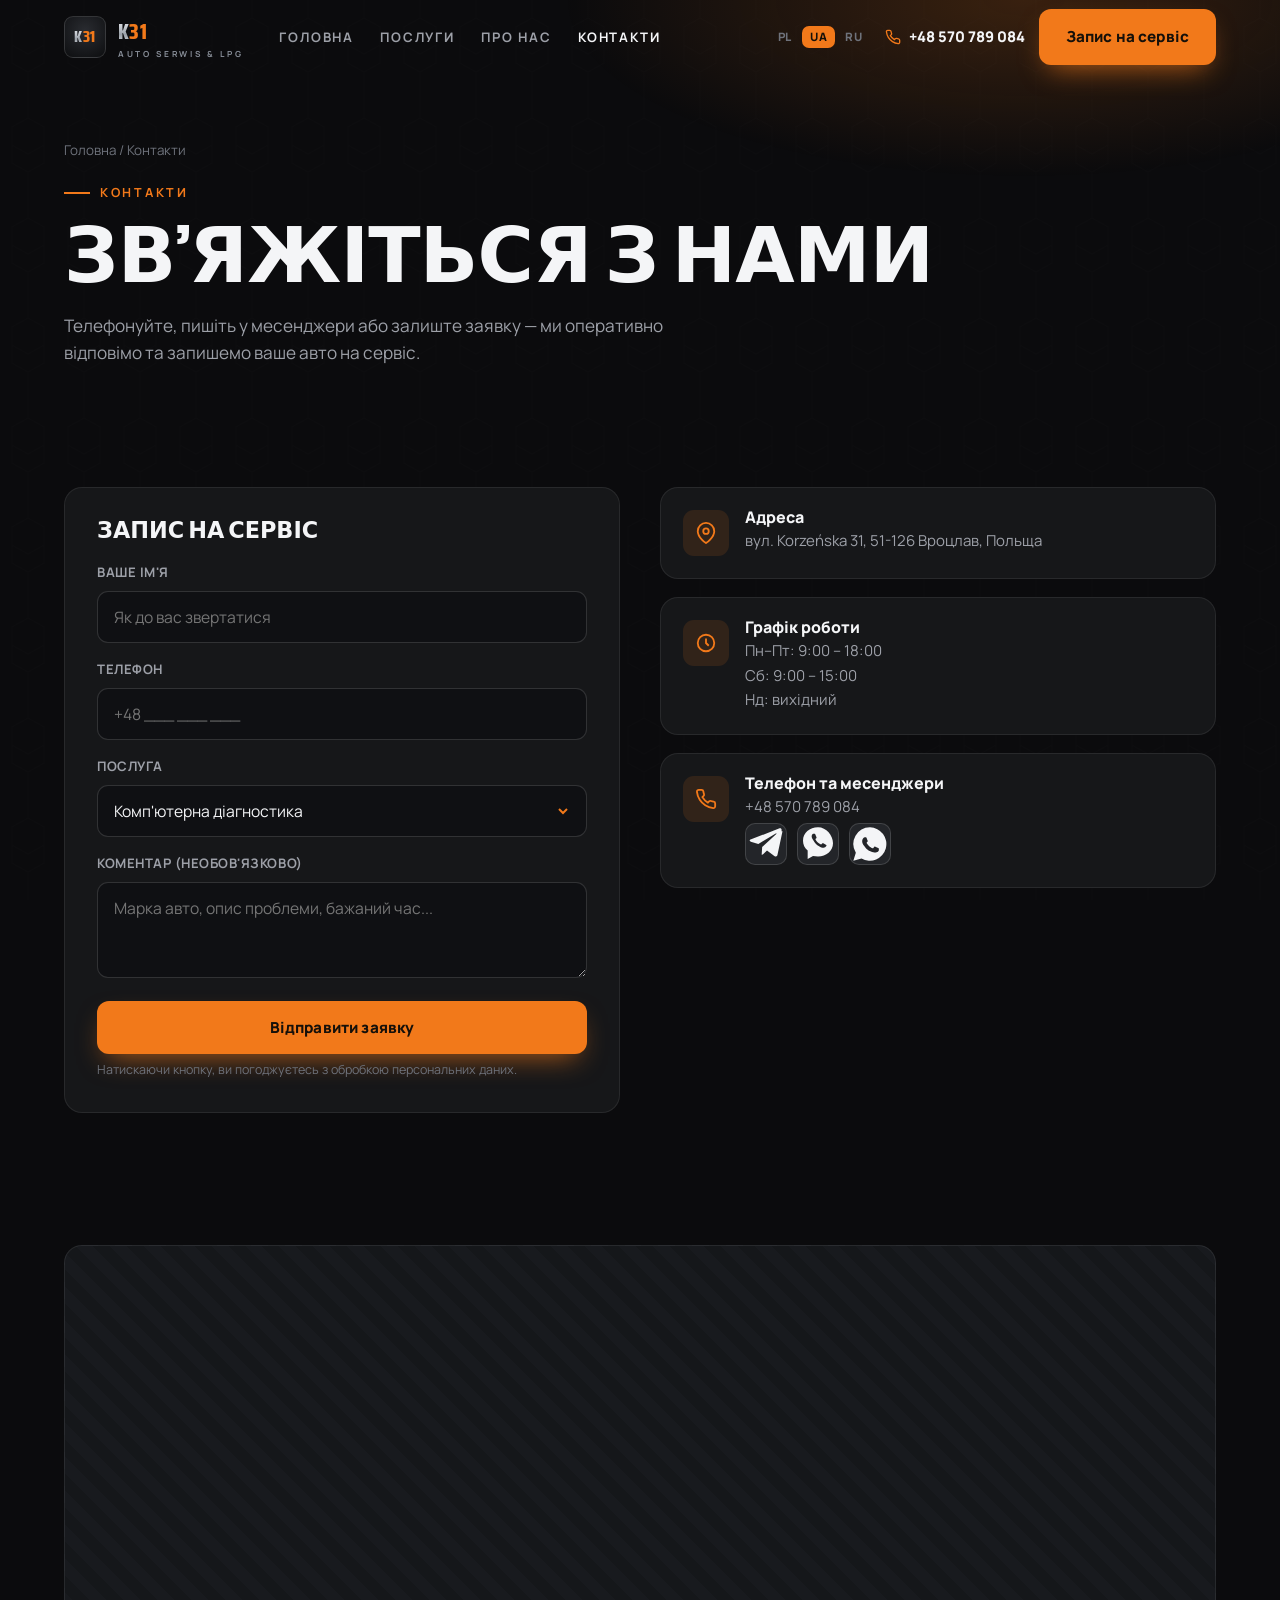
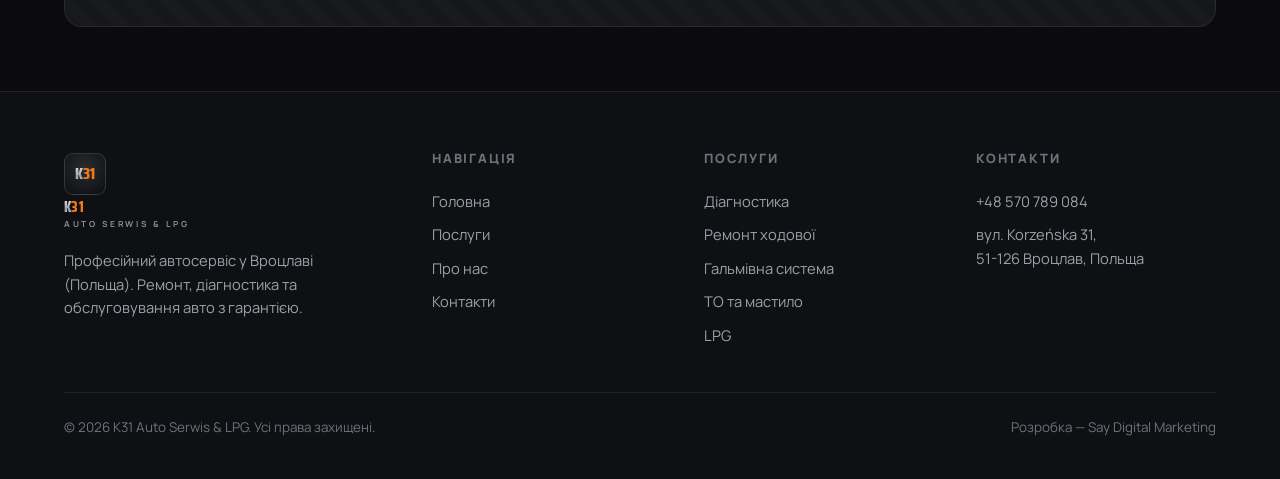
<file: uk/kontakty.html>
<!DOCTYPE html>
<html lang="uk">
<head>
<meta charset="UTF-8" />
<meta name="viewport" content="width=device-width, initial-scale=1.0" />
<!-- Google Tag Manager -->
<script>(function(w,d,s,l,i){w[l]=w[l]||[];w[l].push({'gtm.start':
new Date().getTime(),event:'gtm.js'});var f=d.getElementsByTagName(s)[0],
j=d.createElement(s),dl=l!='dataLayer'?'&l='+l:'';j.async=true;j.src=
'https://www.googletagmanager.com/gtm.js?id='+i+dl;f.parentNode.insertBefore(j,f);
})(window,document,'script','dataLayer','GTM-KS6R9NJM');</script>
<!-- End Google Tag Manager -->

<link rel="preconnect" href="https://fonts.googleapis.com" />
<link rel="preconnect" href="https://fonts.gstatic.com" crossorigin />
<link href="https://fonts.googleapis.com/css2?family=Saira+Condensed:wght@600;700;800&family=Manrope:wght@500;600;700;800&display=swap" rel="stylesheet" />
<link rel="icon" href="/favicon.svg" type="image/svg+xml" />
<link rel="stylesheet" href="/css/styles.css?v=3" />
<title>Контакти та запис — K31, вул. Korzeńska 31, Вроцлав</title>
<meta name="description" content="Автосервіс K31 у Вроцлаві, вул. Korzeńska 31. Тел. +48 570 789 084. Пн–Пт 9:00–18:00, Сб 9:00–15:00. Телефонуйте або залиште заявку — передзвонимо." />
<link rel="canonical" href="https://www.k31autoserwis.pl/uk/kontakty" />
<link rel="alternate" hreflang="pl" href="https://www.k31autoserwis.pl/kontakty" />
<link rel="alternate" hreflang="uk" href="https://www.k31autoserwis.pl/uk/kontakty" />
<link rel="alternate" hreflang="ru" href="https://www.k31autoserwis.pl/ru/kontakty" />
<link rel="alternate" hreflang="x-default" href="https://www.k31autoserwis.pl/kontakty" />
<meta property="og:type" content="website" />
<meta property="og:site_name" content="K31 Auto Serwis &amp; LPG" />
<meta property="og:locale" content="uk_UA" />
<meta property="og:url" content="https://www.k31autoserwis.pl/uk/kontakty" />
<meta property="og:title" content="Контакти та запис — K31, вул. Korzeńska 31, Вроцлав" />
<meta property="og:description" content="Автосервіс K31 у Вроцлаві, вул. Korzeńska 31. Тел. +48 570 789 084. Пн–Пт 9:00–18:00, Сб 9:00–15:00. Телефонуйте або залиште заявку — передзвонимо." />
<meta property="og:image" content="https://www.k31autoserwis.pl/assets/hero.webp" />
<meta name="twitter:card" content="summary_large_image" />
<meta name="twitter:title" content="Контакти та запис — K31, вул. Korzeńska 31, Вроцлав" />
<meta name="twitter:description" content="Автосервіс K31 у Вроцлаві, вул. Korzeńska 31. Тел. +48 570 789 084. Пн–Пт 9:00–18:00, Сб 9:00–15:00. Телефонуйте або залиште заявку — передзвонимо." />
<meta name="twitter:image" content="https://www.k31autoserwis.pl/assets/hero.webp" />
<script type="application/ld+json">{"@context":"https://schema.org","@type":"AutoRepair","@id":"https://www.k31autoserwis.pl/#business","name":"K31 Auto Serwis & LPG","description":"Автосервіс та обслуговування LPG у Вроцлаві. Ремонт, компʼютерна діагностика, ТО, гальма, ходова, ГРМ.","url":"https://www.k31autoserwis.pl/uk/kontakty","image":"https://www.k31autoserwis.pl/assets/hero.webp","telephone":"+48570789084","priceRange":"$","address":{"@type":"PostalAddress","streetAddress":"Korzeńska 31","postalCode":"51-126","addressLocality":"Wrocław","addressRegion":"dolnośląskie","addressCountry":"PL"},"geo":{"@type":"GeoCoordinates","latitude":51.1516544,"longitude":17.0427068},"areaServed":{"@type":"City","name":"Wrocław"},"availableLanguage":["pl","uk","ru"],"sameAs":["https://www.instagram.com/k31_auto_serwis_lpg"],"openingHoursSpecification":[{"@type":"OpeningHoursSpecification","dayOfWeek":["Monday","Tuesday","Wednesday","Thursday","Friday"],"opens":"09:00","closes":"18:00"},{"@type":"OpeningHoursSpecification","dayOfWeek":"Saturday","opens":"09:00","closes":"15:00"}],"makesOffer":[{"@type":"Offer","itemOffered":{"@type":"Service","name":"Комп'ютерна діагностика"}},{"@type":"Offer","itemOffered":{"@type":"Service","name":"Ремонт ходової частини"}},{"@type":"Offer","itemOffered":{"@type":"Service","name":"Гальмівна система"}},{"@type":"Offer","itemOffered":{"@type":"Service","name":"ТО та заміна мастила"}},{"@type":"Offer","itemOffered":{"@type":"Service","name":"Заміна ременя ГРМ"}},{"@type":"Offer","itemOffered":{"@type":"Service","name":"Обслуговування LPG"}}]}</script>
</head>
<body>
<!-- Google Tag Manager (noscript) -->
<noscript><iframe src="https://www.googletagmanager.com/ns.html?id=GTM-KS6R9NJM"
height="0" width="0" style="display:none;visibility:hidden"></iframe></noscript>
<!-- End Google Tag Manager (noscript) -->


<header class="header">
  <div class="container header__inner">
    <a href="index.html" class="brand">
      <span class="brand__logo"><span><span style="background:var(--metal);-webkit-background-clip:text;background-clip:text;color:transparent">K</span><span style="color:var(--orange)">31</span></span></span>
      <span><span><span class="k">K</span><span class="num">31</span></span><small>AUTO SERWIS &amp; LPG</small></span>
    </a>
    <nav class="nav">
      <a href="index.html">Головна</a>
      <a href="poslugy.html">Послуги</a>
      <a href="pro-nas.html">Про нас</a>
      <a href="kontakty.html" class="active">Контакти</a>
    </nav>
    <div class="header__cta">
      <div class="langsw" role="group" aria-label="Language"><a href="/kontakty" data-lang="pl">PL</a><a href="/uk/kontakty" data-lang="uk">UA</a><a href="/ru/kontakty" data-lang="ru">RU</a></div>
      <a href="tel:+48570789084" class="header__phone"><svg viewBox="0 0 24 24" fill="none" stroke="currentColor" stroke-width="2"><path d="M22 16.92v3a2 2 0 0 1-2.18 2 19.79 19.79 0 0 1-8.63-3.07 19.5 19.5 0 0 1-6-6 19.79 19.79 0 0 1-3.07-8.67A2 2 0 0 1 4.11 2h3a2 2 0 0 1 2 1.72c.13.96.36 1.9.7 2.81a2 2 0 0 1-.45 2.11L8.09 9.91a16 16 0 0 0 6 6l1.27-1.27a2 2 0 0 1 2.11-.45c.9.34 1.85.57 2.81.7A2 2 0 0 1 22 16.92z"/></svg>+48 570 789 084</a>
      <a href="#zapys" class="btn btn-primary">Запис на сервіс</a>
      <button class="burger" aria-label="Меню"><span></span><span></span><span></span></button>
    </div>
  </div>
</header>
<div class="mobile-menu">
  <div class="langsw langsw--m" role="group" aria-label="Language"><a href="/kontakty" data-lang="pl">Polski</a><a href="/uk/kontakty" data-lang="uk">Українська</a><a href="/ru/kontakty" data-lang="ru">Русский</a></div>
  <a href="index.html">Головна</a>
  <a href="poslugy.html">Послуги</a>
  <a href="pro-nas.html">Про нас</a>
  <a href="kontakty.html">Контакти</a>
  <a href="tel:+48570789084" class="btn btn-ghost">+48 570 789 084</a>
  <a href="#zapys" class="btn btn-primary">Запис на сервіс</a>
</div>

<section class="page-hero">
  <div class="container">
    <div class="breadcrumb"><a href="index.html">Головна</a> / Контакти</div>
    <span class="kicker">Контакти</span>
    <h1 style="margin-top:16px">Звʼяжіться з нами</h1>
    <p class="lead" style="margin-top:18px">Телефонуйте, пишіть у месенджери або залиште заявку — ми оперативно відповімо та запишемо ваше авто на сервіс.</p>
  </div>
</section>

<section class="section--tight" id="zapys">
  <div class="container">
    <div class="contact">
      <form class="form-card reveal" data-lead>
        <h3 style="margin-bottom:20px">Запис на сервіс</h3>
        <input type="text" name="website" class="hp" tabindex="-1" autocomplete="off" aria-hidden="true" />
        <div class="field">
          <label for="name">Ваше ім'я</label>
          <input id="name" name="name" type="text" placeholder="Як до вас звертатися" required />
        </div>
        <div class="field">
          <label for="phone">Телефон</label>
          <input id="phone" name="phone" type="tel" placeholder="+48 ___ ___ ___" required />
        </div>
        <div class="field">
          <label for="service">Послуга</label>
          <select id="service" name="service">
            <option>Комп'ютерна діагностика</option>
            <option>Ремонт ходової частини</option>
            <option>Гальмівна система</option>
            <option>Заміна мастила / ТО</option>
            <option>Обслуговування LPG</option>
            <option>Інше</option>
          </select>
        </div>
        <div class="field">
          <label for="msg">Коментар (необов'язково)</label>
          <textarea id="msg" name="msg" rows="3" placeholder="Марка авто, опис проблеми, бажаний час..."></textarea>
        </div>
        <button type="submit" class="btn btn-primary btn-block">Відправити заявку</button>
        <p class="form-note">Натискаючи кнопку, ви погоджуєтесь з обробкою персональних даних.</p>
        <div class="form-success">✓ Дякуємо! Вашу заявку прийнято. Ми зателефонуємо найближчим часом.</div>
        <div class="form-error" role="alert"></div>
      </form>

      <div class="contact-info reveal">
        <div class="info-row">
          <div class="info-row__ic"><svg viewBox="0 0 24 24" fill="none" stroke="currentColor" stroke-width="2"><path d="M21 10c0 7-9 13-9 13s-9-6-9-13a9 9 0 0 1 18 0z"/><circle cx="12" cy="10" r="3"/></svg></div>
          <div><h3>Адреса</h3><p>вул. Korzeńska 31, 51-126 Вроцлав, Польща</p></div>
        </div>
        <div class="info-row">
          <div class="info-row__ic"><svg viewBox="0 0 24 24" fill="none" stroke="currentColor" stroke-width="2"><circle cx="12" cy="12" r="9"/><path d="M12 7v5l3 3"/></svg></div>
          <div><h3>Графік роботи</h3><p>Пн–Пт: 9:00 – 18:00<br />Сб: 9:00 – 15:00<br />Нд: вихідний</p></div>
        </div>
        <div class="info-row">
          <div class="info-row__ic"><svg viewBox="0 0 24 24" fill="none" stroke="currentColor" stroke-width="2"><path d="M22 16.92v3a2 2 0 0 1-2.18 2 19.79 19.79 0 0 1-8.63-3.07 19.5 19.5 0 0 1-6-6 19.79 19.79 0 0 1-3.07-8.67A2 2 0 0 1 4.11 2h3a2 2 0 0 1 2 1.72c.13.96.36 1.9.7 2.81a2 2 0 0 1-.45 2.11L8.09 9.91a16 16 0 0 0 6 6l1.27-1.27a2 2 0 0 1 2.11-.45c.9.34 1.85.57 2.81.7A2 2 0 0 1 22 16.92z"/></svg></div>
          <div>
            <h3>Телефон та месенджери</h3>
            <p><a href="tel:+48570789084">+48 570 789 084</a></p>
            <div class="messengers">
              <a href="https://t.me/k31_AutoSerwis_Wroclaw" target="_blank" rel="noopener" aria-label="Telegram" title="Telegram"><svg viewBox="0 0 24 24" fill="currentColor"><path d="M21.9 4.3l-3 14.2c-.2 1-.8 1.2-1.7.8l-4.6-3.4-2.2 2.1c-.3.3-.5.5-1 .5l.3-4.7L18.2 6c.4-.3-.1-.5-.6-.2L7.4 12 2.9 10.6c-1-.3-1-1 .2-1.4l17-6.6c.8-.3 1.5.2 1.2 1.7z"/></svg></a>
              <a href="viber://chat?number=%2B48570789084" aria-label="Viber" title="Viber"><svg viewBox="0 0 24 24" fill="currentColor"><path d="M12 2C7 2 3 5.5 3 10c0 2.3 1 4.4 2.8 5.9V21l3.2-1.8c.9.2 2 .3 3 .3 5 0 9-3.5 9-8s-4-9.5-9-9.5zm5 11.2c-.2.5-1.1 1-1.6 1-.4 0-.9.3-3-1s-3.3-3.6-3.4-3.8-.8-1-.8-1.9.5-1.3.6-1.5.4-.2.6-.2h.4c.2 0 .4 0 .6.5l.7 1.7c.1.2 0 .4-.1.5l-.4.4c-.1.2-.2.3 0 .6s.6 1 1.3 1.6c.9.8 1.5 1 1.7 1.1s.4.1.5 0l.5-.6c.2-.2.4-.1.6 0l1.5.8c.2.1.4.2.4.4z"/></svg></a>
              <a href="https://wa.me/48570789084" target="_blank" rel="noopener" aria-label="WhatsApp" title="WhatsApp"><svg viewBox="0 0 24 24" fill="currentColor"><path d="M12 2a10 10 0 0 0-8.5 15.2L2 22l4.9-1.3A10 10 0 1 0 12 2zm5.3 13.9c-.2.6-1.3 1.2-1.8 1.2-.5.1-1 .2-3.3-.7s-3.7-3.3-3.9-3.5-1-1.4-1-2.6.6-1.8.9-2.1c.2-.2.4-.3.6-.3h.5c.2 0 .4 0 .6.4l.7 1.8c.1.1 0 .3 0 .4l-.4.5c-.2.2-.3.3-.1.6s.7 1.1 1.4 1.7c1 .8 1.7 1.1 2 1.2.2.1.4.1.5-.1l.6-.7c.2-.2.3-.2.6-.1l1.7.8c.2.1.4.2.4.3z"/></svg></a>
            </div>
          </div>
        </div>
      </div>
    </div>
  </div>
</section>

<section class="section--tight">
  <div class="container">
    <div class="map-embed" style="min-height:380px"><iframe src="https://www.google.com/maps/embed?pb=!1m3!2m1!1sKorze%C5%84ska+31,+51-126+Wroc%C5%82aw!6i16" style="width:100%;height:380px;border:0;display:block" loading="lazy" referrerpolicy="no-referrer-when-downgrade" title="K31 Auto Serwis — вул. Korzeńska 31, Вроцлав" allowfullscreen></iframe></div>
  </div>
</section>

<footer class="footer">
  <div class="container">
    <div class="footer__top">
      <div>
        <a href="index.html" class="brand"><span class="brand__logo"><span><span style="background:var(--metal);-webkit-background-clip:text;background-clip:text;color:transparent">K</span><span style="color:var(--orange)">31</span></span></span><span><span><span class="k">K</span><span class="num">31</span></span><small>AUTO SERWIS &amp; LPG</small></span></a>
        <p class="footer__about">Професійний автосервіс у Вроцлаві (Польща). Ремонт, діагностика та обслуговування авто з гарантією.</p>
      </div>
      <div><h4>Навігація</h4><a href="index.html">Головна</a><a href="poslugy.html">Послуги</a><a href="pro-nas.html">Про нас</a><a href="kontakty.html">Контакти</a></div>
      <div><h4>Послуги</h4><a href="poslugy.html">Діагностика</a><a href="poslugy.html">Ремонт ходової</a><a href="poslugy.html">Гальмівна система</a><a href="poslugy.html">ТО та мастило</a><a href="poslugy.html">LPG</a></div>
      <div><h4>Контакти</h4><a href="tel:+48570789084">+48 570 789 084</a><p style="color:var(--muted);font-size:.92rem;padding:5px 0">вул. Korzeńska 31,<br />51-126 Вроцлав, Польща</p></div>
    </div>
    <div class="footer__bottom"><span>© <span data-year>2026</span> K31 Auto Serwis &amp; LPG. Усі права захищені.</span><span>Розробка — Say Digital Marketing</span></div>
  </div>
</footer>
<div class="callbar"><a href="tel:+48570789084" class="btn btn-ghost">Подзвонити</a><a href="#zapys" class="btn btn-primary">Запис на сервіс</a></div>
<script src="/js/main.js?v=3"></script>
</body>
</html>
</file>
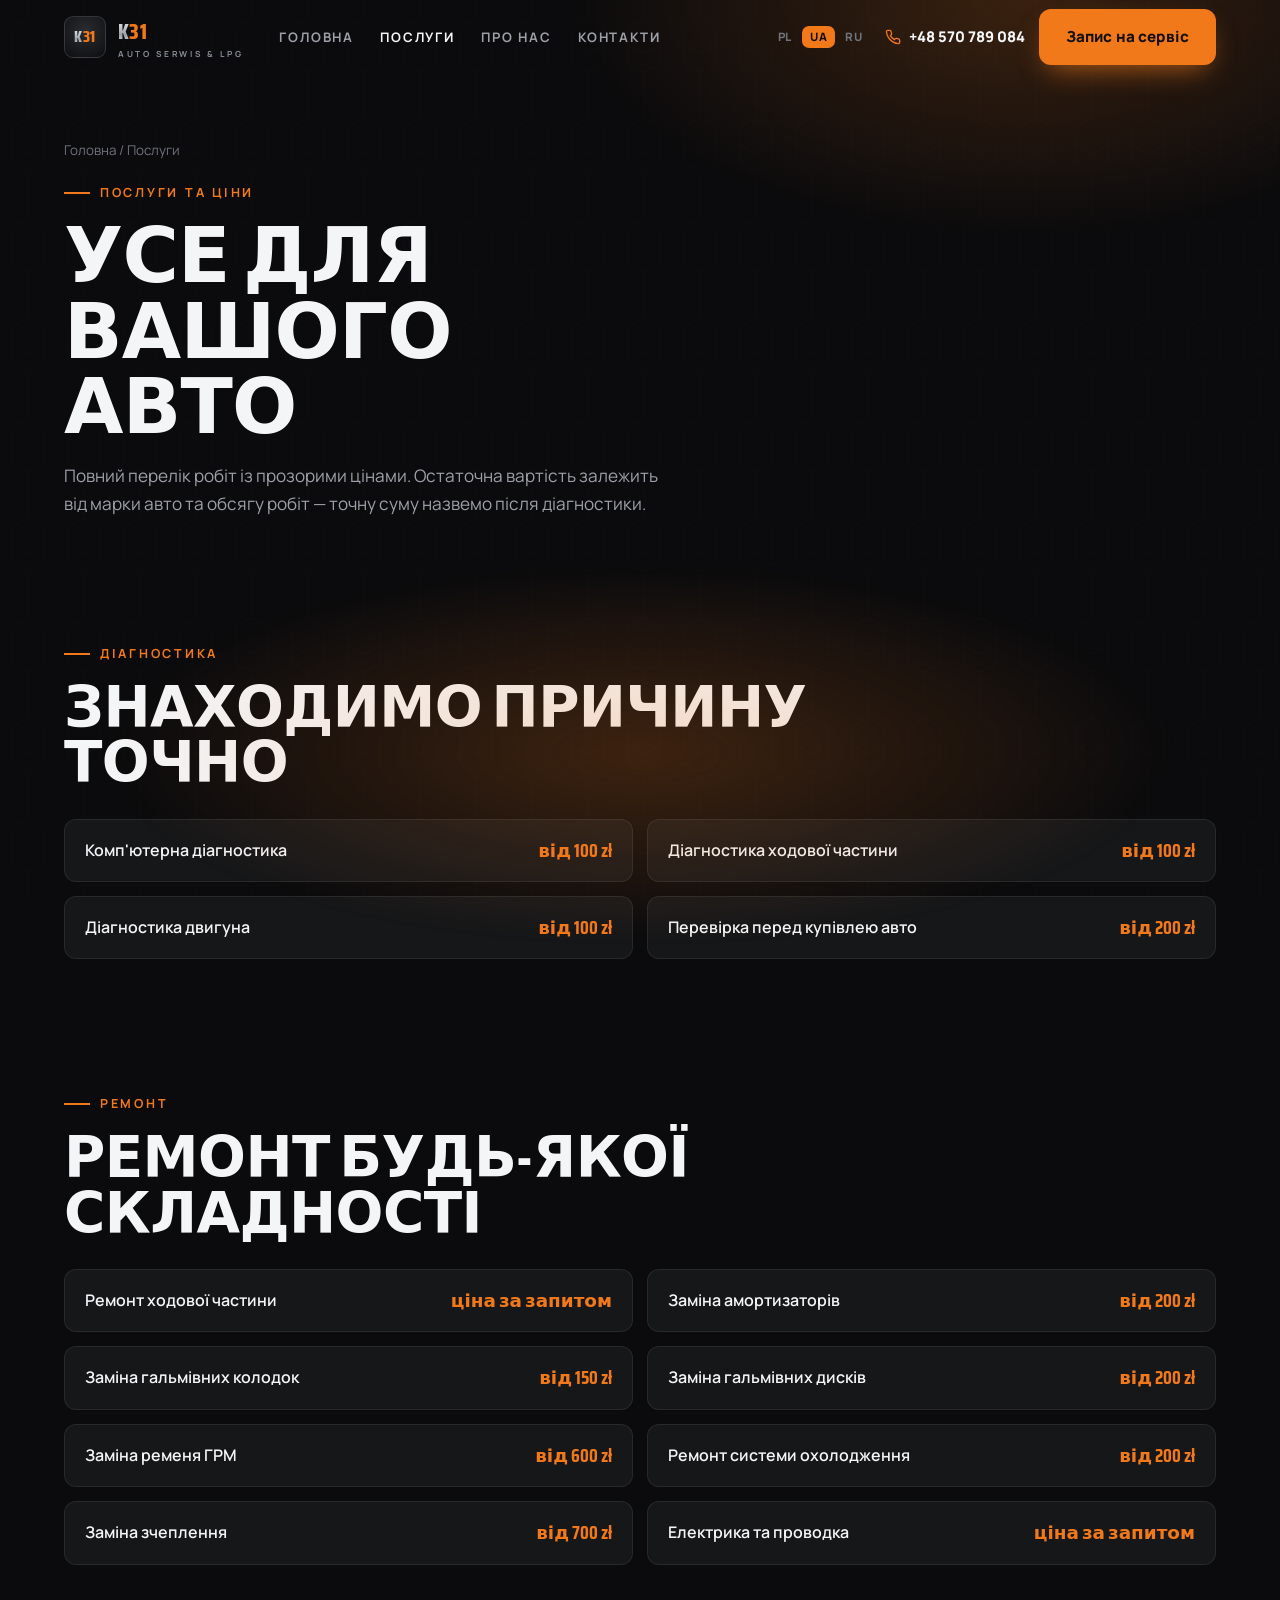
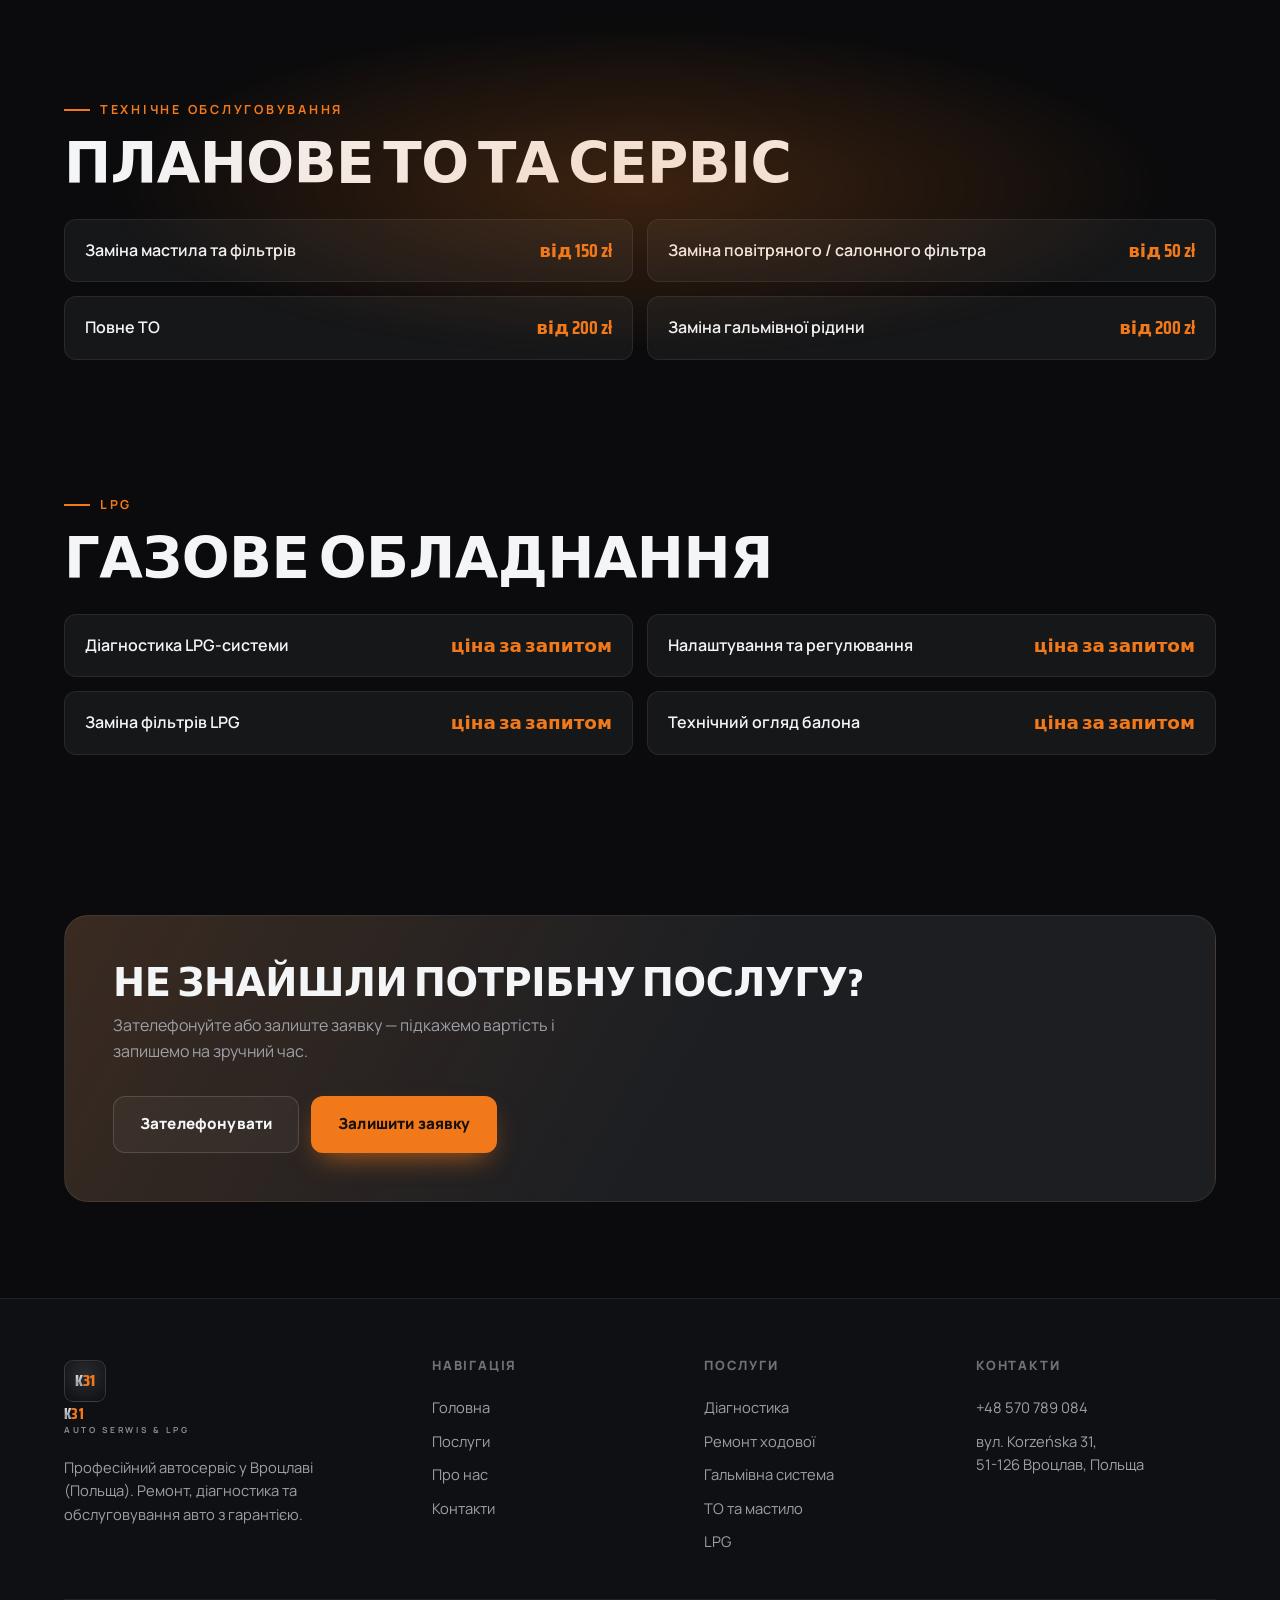
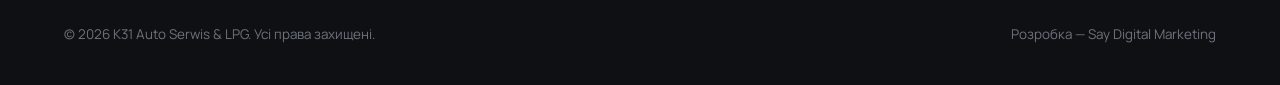
<file: uk/poslugy.html>
<!DOCTYPE html>
<html lang="uk">
<head>
<meta charset="UTF-8" />
<meta name="viewport" content="width=device-width, initial-scale=1.0" />
<!-- Google Tag Manager -->
<script>(function(w,d,s,l,i){w[l]=w[l]||[];w[l].push({'gtm.start':
new Date().getTime(),event:'gtm.js'});var f=d.getElementsByTagName(s)[0],
j=d.createElement(s),dl=l!='dataLayer'?'&l='+l:'';j.async=true;j.src=
'https://www.googletagmanager.com/gtm.js?id='+i+dl;f.parentNode.insertBefore(j,f);
})(window,document,'script','dataLayer','GTM-KS6R9NJM');</script>
<!-- End Google Tag Manager -->

<link rel="preconnect" href="https://fonts.googleapis.com" />
<link rel="preconnect" href="https://fonts.gstatic.com" crossorigin />
<link href="https://fonts.googleapis.com/css2?family=Saira+Condensed:wght@600;700;800&family=Manrope:wght@500;600;700;800&display=swap" rel="stylesheet" />
<link rel="icon" href="/favicon.svg" type="image/svg+xml" />
<link rel="stylesheet" href="/css/styles.css?v=3" />
<title>Послуги та ціни — автосервіс у Вроцлаві | K31</title>
<meta name="description" content="Прайс автосервісу K31 у Вроцлаві: діагностика від 100 zł, гальма, ходова, ТО, ремінь ГРМ та обслуговування LPG. Прозорі ціни без сюрпризів." />
<link rel="canonical" href="https://www.k31autoserwis.pl/uk/poslugy" />
<link rel="alternate" hreflang="pl" href="https://www.k31autoserwis.pl/poslugy" />
<link rel="alternate" hreflang="uk" href="https://www.k31autoserwis.pl/uk/poslugy" />
<link rel="alternate" hreflang="ru" href="https://www.k31autoserwis.pl/ru/poslugy" />
<link rel="alternate" hreflang="x-default" href="https://www.k31autoserwis.pl/poslugy" />
<meta property="og:type" content="website" />
<meta property="og:site_name" content="K31 Auto Serwis &amp; LPG" />
<meta property="og:locale" content="uk_UA" />
<meta property="og:url" content="https://www.k31autoserwis.pl/uk/poslugy" />
<meta property="og:title" content="Послуги та ціни — автосервіс у Вроцлаві | K31" />
<meta property="og:description" content="Прайс автосервісу K31 у Вроцлаві: діагностика від 100 zł, гальма, ходова, ТО, ремінь ГРМ та обслуговування LPG. Прозорі ціни без сюрпризів." />
<meta property="og:image" content="https://www.k31autoserwis.pl/assets/hero.webp" />
<meta name="twitter:card" content="summary_large_image" />
<meta name="twitter:title" content="Послуги та ціни — автосервіс у Вроцлаві | K31" />
<meta name="twitter:description" content="Прайс автосервісу K31 у Вроцлаві: діагностика від 100 zł, гальма, ходова, ТО, ремінь ГРМ та обслуговування LPG. Прозорі ціни без сюрпризів." />
<meta name="twitter:image" content="https://www.k31autoserwis.pl/assets/hero.webp" />
<script type="application/ld+json">{"@context":"https://schema.org","@type":"AutoRepair","@id":"https://www.k31autoserwis.pl/#business","name":"K31 Auto Serwis & LPG","description":"Автосервіс та обслуговування LPG у Вроцлаві. Ремонт, компʼютерна діагностика, ТО, гальма, ходова, ГРМ.","url":"https://www.k31autoserwis.pl/uk/poslugy","image":"https://www.k31autoserwis.pl/assets/hero.webp","telephone":"+48570789084","priceRange":"$","address":{"@type":"PostalAddress","streetAddress":"Korzeńska 31","postalCode":"51-126","addressLocality":"Wrocław","addressRegion":"dolnośląskie","addressCountry":"PL"},"geo":{"@type":"GeoCoordinates","latitude":51.1516544,"longitude":17.0427068},"areaServed":{"@type":"City","name":"Wrocław"},"availableLanguage":["pl","uk","ru"],"sameAs":["https://www.instagram.com/k31_auto_serwis_lpg"],"openingHoursSpecification":[{"@type":"OpeningHoursSpecification","dayOfWeek":["Monday","Tuesday","Wednesday","Thursday","Friday"],"opens":"09:00","closes":"18:00"},{"@type":"OpeningHoursSpecification","dayOfWeek":"Saturday","opens":"09:00","closes":"15:00"}],"makesOffer":[{"@type":"Offer","itemOffered":{"@type":"Service","name":"Комп'ютерна діагностика"}},{"@type":"Offer","itemOffered":{"@type":"Service","name":"Ремонт ходової частини"}},{"@type":"Offer","itemOffered":{"@type":"Service","name":"Гальмівна система"}},{"@type":"Offer","itemOffered":{"@type":"Service","name":"ТО та заміна мастила"}},{"@type":"Offer","itemOffered":{"@type":"Service","name":"Заміна ременя ГРМ"}},{"@type":"Offer","itemOffered":{"@type":"Service","name":"Обслуговування LPG"}}]}</script>
</head>
<body>
<!-- Google Tag Manager (noscript) -->
<noscript><iframe src="https://www.googletagmanager.com/ns.html?id=GTM-KS6R9NJM"
height="0" width="0" style="display:none;visibility:hidden"></iframe></noscript>
<!-- End Google Tag Manager (noscript) -->


<header class="header">
  <div class="container header__inner">
    <a href="index.html" class="brand">
      <span class="brand__logo"><span><span style="background:var(--metal);-webkit-background-clip:text;background-clip:text;color:transparent">K</span><span style="color:var(--orange)">31</span></span></span>
      <span><span><span class="k">K</span><span class="num">31</span></span><small>AUTO SERWIS &amp; LPG</small></span>
    </a>
    <nav class="nav">
      <a href="index.html">Головна</a>
      <a href="poslugy.html" class="active">Послуги</a>
      <a href="pro-nas.html">Про нас</a>
      <a href="kontakty.html">Контакти</a>
    </nav>
    <div class="header__cta">
      <div class="langsw" role="group" aria-label="Language"><a href="/poslugy" data-lang="pl">PL</a><a href="/uk/poslugy" data-lang="uk">UA</a><a href="/ru/poslugy" data-lang="ru">RU</a></div>
      <a href="tel:+48570789084" class="header__phone"><svg viewBox="0 0 24 24" fill="none" stroke="currentColor" stroke-width="2"><path d="M22 16.92v3a2 2 0 0 1-2.18 2 19.79 19.79 0 0 1-8.63-3.07 19.5 19.5 0 0 1-6-6 19.79 19.79 0 0 1-3.07-8.67A2 2 0 0 1 4.11 2h3a2 2 0 0 1 2 1.72c.13.96.36 1.9.7 2.81a2 2 0 0 1-.45 2.11L8.09 9.91a16 16 0 0 0 6 6l1.27-1.27a2 2 0 0 1 2.11-.45c.9.34 1.85.57 2.81.7A2 2 0 0 1 22 16.92z"/></svg>+48 570 789 084</a>
      <a href="kontakty.html" class="btn btn-primary">Запис на сервіс</a>
      <button class="burger" aria-label="Меню"><span></span><span></span><span></span></button>
    </div>
  </div>
</header>
<div class="mobile-menu">
  <div class="langsw langsw--m" role="group" aria-label="Language"><a href="/poslugy" data-lang="pl">Polski</a><a href="/uk/poslugy" data-lang="uk">Українська</a><a href="/ru/poslugy" data-lang="ru">Русский</a></div>
  <a href="index.html">Головна</a>
  <a href="poslugy.html">Послуги</a>
  <a href="pro-nas.html">Про нас</a>
  <a href="kontakty.html">Контакти</a>
  <a href="tel:+48570789084" class="btn btn-ghost">+48 570 789 084</a>
  <a href="kontakty.html" class="btn btn-primary">Запис на сервіс</a>
</div>

<section class="page-hero">
  <div class="container">
    <div class="breadcrumb"><a href="index.html">Головна</a> / Послуги</div>
    <span class="kicker">Послуги та ціни</span>
    <h1 style="margin-top:16px;max-width:14ch">Усе для вашого авто</h1>
    <p class="lead" style="margin-top:18px">Повний перелік робіт із прозорими цінами. Остаточна вартість залежить від марки авто та обсягу робіт — точну суму назвемо після діагностики.</p>
  </div>
</section>

<!-- DIAGNOSTICS -->
<section class="section--tight glow-wrap">
  <div class="glow"></div>
  <div class="container">
    <div class="section-head reveal" style="margin-bottom:28px"><span class="kicker">Діагностика</span><h2>Знаходимо причину точно</h2></div>
    <div class="pricelist">
      <div class="price-row reveal"><span class="name">Комп'ютерна діагностика</span><span class="val">від 100 zł</span></div>
      <div class="price-row reveal"><span class="name">Діагностика ходової частини</span><span class="val">від 100 zł</span></div>
      <div class="price-row reveal"><span class="name">Діагностика двигуна</span><span class="val">від 100 zł</span></div>
      <div class="price-row reveal"><span class="name">Перевірка перед купівлею авто</span><span class="val">від 200 zł</span></div>
    </div>
  </div>
</section>

<!-- REPAIR -->
<section class="section--tight">
  <div class="container">
    <div class="section-head reveal" style="margin-bottom:28px"><span class="kicker">Ремонт</span><h2>Ремонт будь-якої складності</h2></div>
    <div class="pricelist">
      <div class="price-row reveal"><span class="name">Ремонт ходової частини</span><span class="val">ціна за запитом</span></div>
      <div class="price-row reveal"><span class="name">Заміна амортизаторів</span><span class="val">від 200 zł</span></div>
      <div class="price-row reveal"><span class="name">Заміна гальмівних колодок</span><span class="val">від 150 zł</span></div>
      <div class="price-row reveal"><span class="name">Заміна гальмівних дисків</span><span class="val">від 200 zł</span></div>
      <div class="price-row reveal"><span class="name">Заміна ременя ГРМ</span><span class="val">від 600 zł</span></div>
      <div class="price-row reveal"><span class="name">Ремонт системи охолодження</span><span class="val">від 200 zł</span></div>
      <div class="price-row reveal"><span class="name">Заміна зчеплення</span><span class="val">від 700 zł</span></div>
      <div class="price-row reveal"><span class="name">Електрика та проводка</span><span class="val">ціна за запитом</span></div>
    </div>
  </div>
</section>

<!-- MAINTENANCE -->
<section class="section--tight glow-wrap">
  <div class="glow"></div>
  <div class="container">
    <div class="section-head reveal" style="margin-bottom:28px"><span class="kicker">Технічне обслуговування</span><h2>Планове ТО та сервіс</h2></div>
    <div class="pricelist">
      <div class="price-row reveal"><span class="name">Заміна мастила та фільтрів</span><span class="val">від 150 zł</span></div>
      <div class="price-row reveal"><span class="name">Заміна повітряного / салонного фільтра</span><span class="val">від 50 zł</span></div>
      <div class="price-row reveal"><span class="name">Повне ТО</span><span class="val">від 200 zł</span></div>
      <div class="price-row reveal"><span class="name">Заміна гальмівної рідини</span><span class="val">від 200 zł</span></div>
    </div>
  </div>
</section>

<!-- LPG -->
<section class="section--tight">
  <div class="container">
    <div class="section-head reveal" style="margin-bottom:28px"><span class="kicker">LPG</span><h2>Газове обладнання</h2></div>
    <div class="pricelist">
      <div class="price-row reveal"><span class="name">Діагностика LPG-системи</span><span class="val">ціна за запитом</span></div>
      <div class="price-row reveal"><span class="name">Налаштування та регулювання</span><span class="val">ціна за запитом</span></div>
      <div class="price-row reveal"><span class="name">Заміна фільтрів LPG</span><span class="val">ціна за запитом</span></div>
      <div class="price-row reveal"><span class="name">Технічний огляд балона</span><span class="val">ціна за запитом</span></div>
    </div>
  </div>
</section>

<section class="section">
  <div class="container">
    <div class="band reveal">
      <div><h2 style="font-size:clamp(1.6rem,3vw,2.4rem)">Не знайшли потрібну послугу?</h2><p>Зателефонуйте або залиште заявку — підкажемо вартість і запишемо на зручний час.</p></div>
      <div style="display:flex;gap:12px;flex-wrap:wrap">
        <a href="tel:+48570789084" class="btn btn-ghost">Зателефонувати</a>
        <a href="kontakty.html" class="btn btn-primary">Залишити заявку</a>
      </div>
    </div>
  </div>
</section>

<footer class="footer">
  <div class="container">
    <div class="footer__top">
      <div>
        <a href="index.html" class="brand"><span class="brand__logo"><span><span style="background:var(--metal);-webkit-background-clip:text;background-clip:text;color:transparent">K</span><span style="color:var(--orange)">31</span></span></span><span><span><span class="k">K</span><span class="num">31</span></span><small>AUTO SERWIS &amp; LPG</small></span></a>
        <p class="footer__about">Професійний автосервіс у Вроцлаві (Польща). Ремонт, діагностика та обслуговування авто з гарантією.</p>
      </div>
      <div><h4>Навігація</h4><a href="index.html">Головна</a><a href="poslugy.html">Послуги</a><a href="pro-nas.html">Про нас</a><a href="kontakty.html">Контакти</a></div>
      <div><h4>Послуги</h4><a href="poslugy.html">Діагностика</a><a href="poslugy.html">Ремонт ходової</a><a href="poslugy.html">Гальмівна система</a><a href="poslugy.html">ТО та мастило</a><a href="poslugy.html">LPG</a></div>
      <div><h4>Контакти</h4><a href="tel:+48570789084">+48 570 789 084</a><p style="color:var(--muted);font-size:.92rem;padding:5px 0">вул. Korzeńska 31,<br />51-126 Вроцлав, Польща</p></div>
    </div>
    <div class="footer__bottom"><span>© <span data-year>2026</span> K31 Auto Serwis &amp; LPG. Усі права захищені.</span><span>Розробка — Say Digital Marketing</span></div>
  </div>
</footer>
<div class="callbar"><a href="tel:+48570789084" class="btn btn-ghost">Подзвонити</a><a href="kontakty.html" class="btn btn-primary">Запис на сервіс</a></div>
<script src="/js/main.js?v=3"></script>
</body>
</html>
</file>
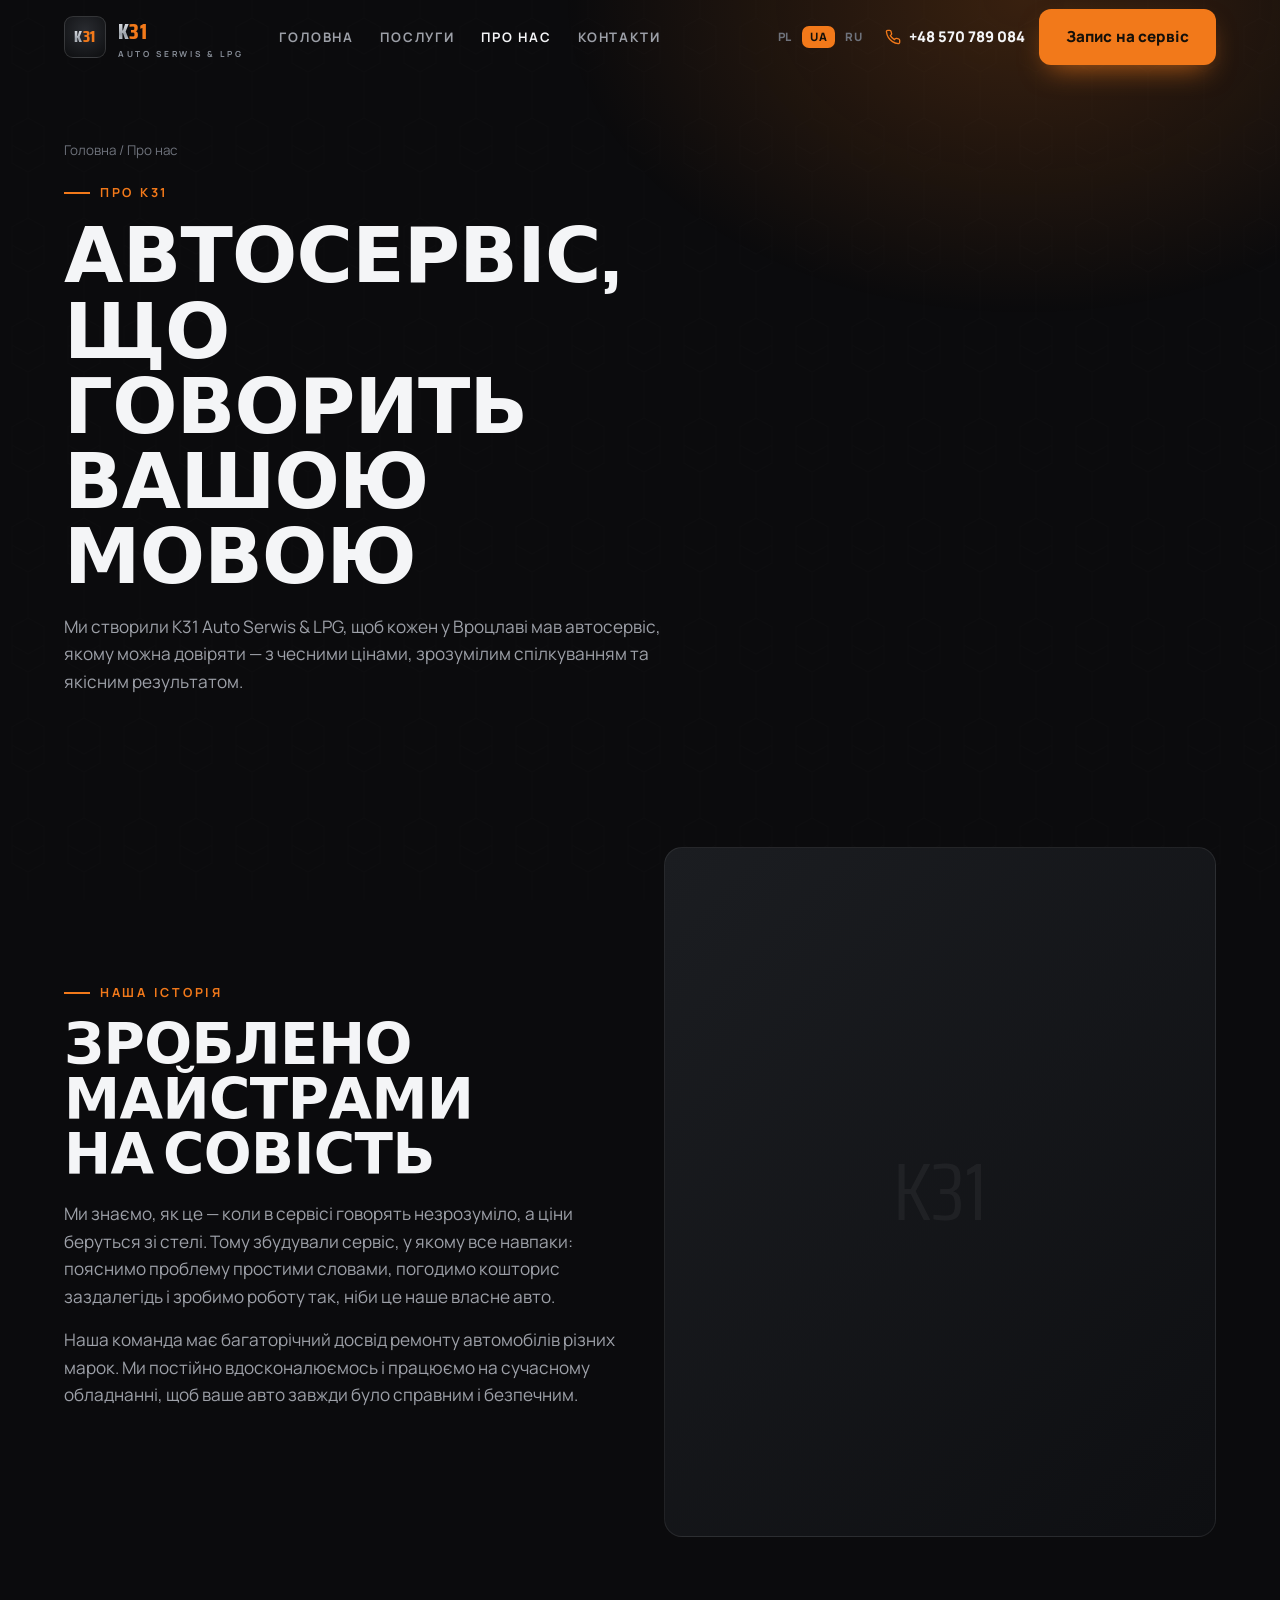
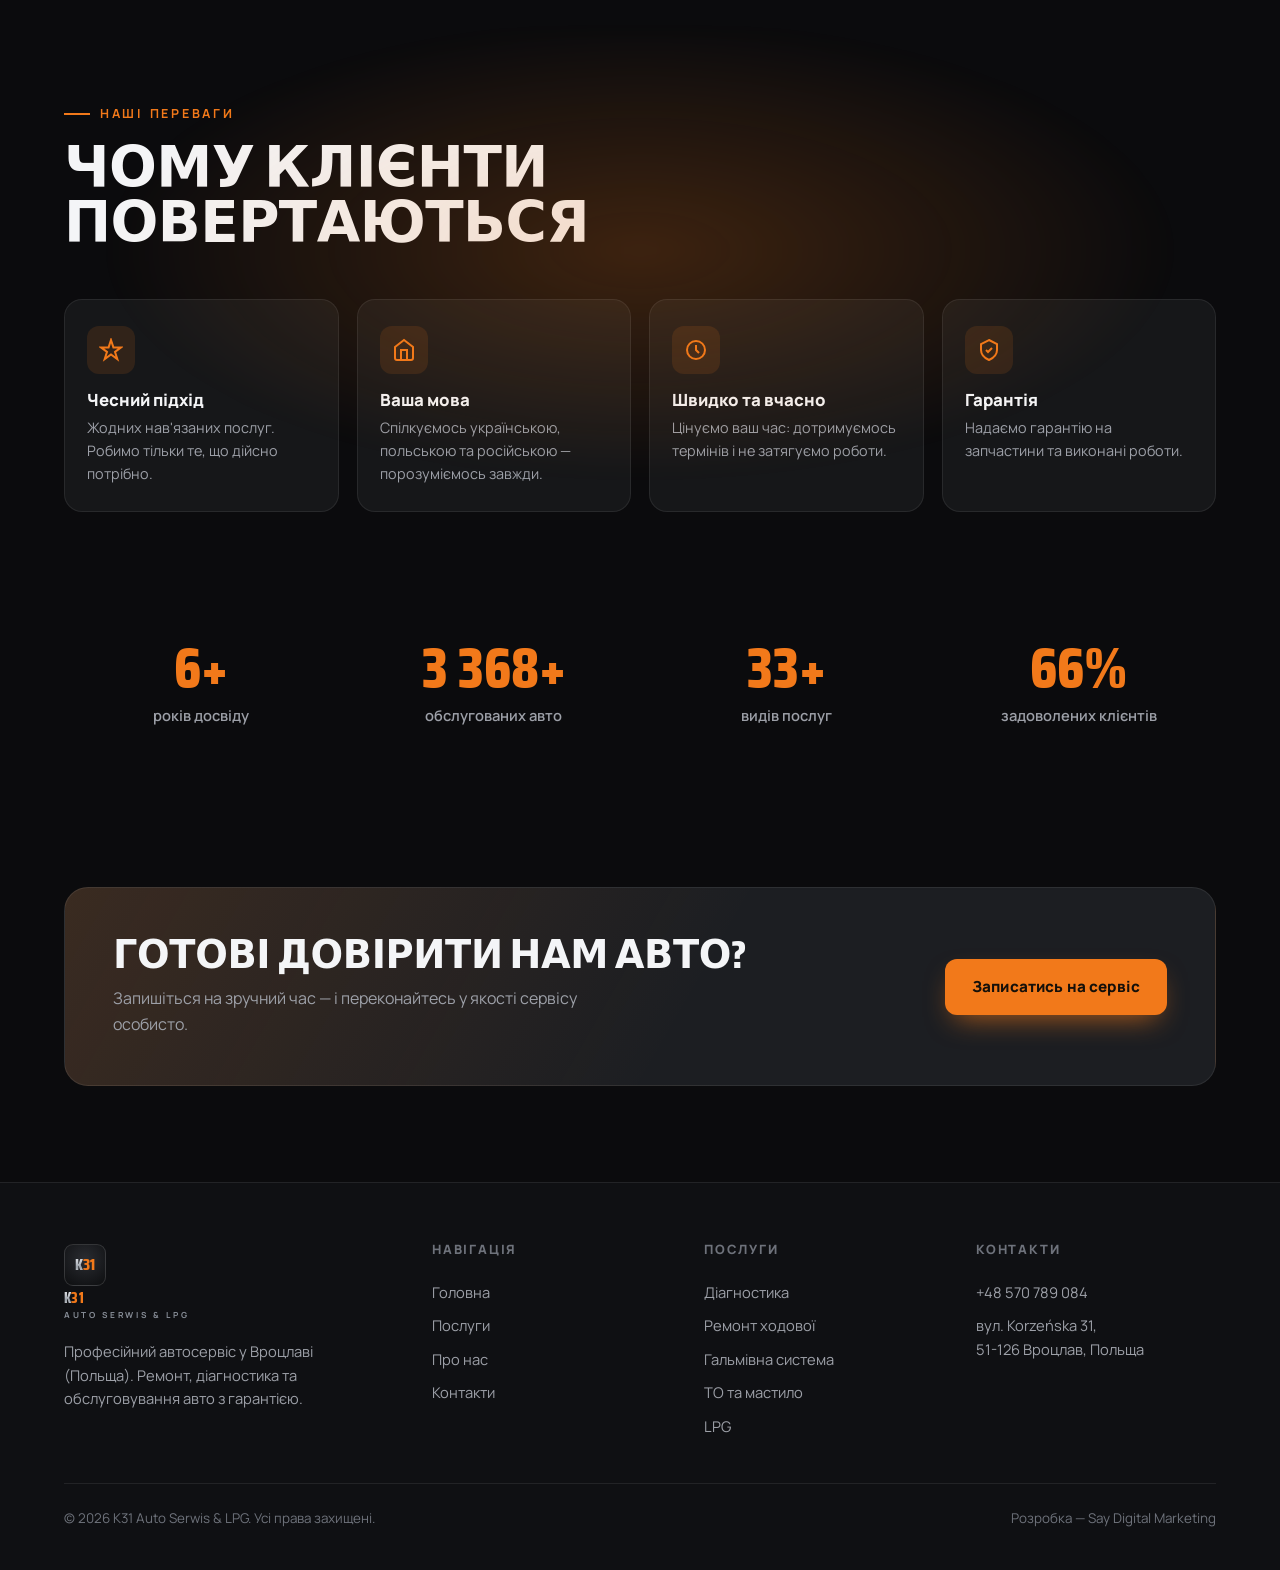
<file: uk/pro-nas.html>
<!DOCTYPE html>
<html lang="uk">
<head>
<meta charset="UTF-8" />
<meta name="viewport" content="width=device-width, initial-scale=1.0" />
<!-- Google Tag Manager -->
<script>(function(w,d,s,l,i){w[l]=w[l]||[];w[l].push({'gtm.start':
new Date().getTime(),event:'gtm.js'});var f=d.getElementsByTagName(s)[0],
j=d.createElement(s),dl=l!='dataLayer'?'&l='+l:'';j.async=true;j.src=
'https://www.googletagmanager.com/gtm.js?id='+i+dl;f.parentNode.insertBefore(j,f);
})(window,document,'script','dataLayer','GTM-KS6R9NJM');</script>
<!-- End Google Tag Manager -->

<link rel="preconnect" href="https://fonts.googleapis.com" />
<link rel="preconnect" href="https://fonts.gstatic.com" crossorigin />
<link href="https://fonts.googleapis.com/css2?family=Saira+Condensed:wght@600;700;800&family=Manrope:wght@500;600;700;800&display=swap" rel="stylesheet" />
<link rel="icon" href="/favicon.svg" type="image/svg+xml" />
<link rel="stylesheet" href="/css/styles.css?v=3" />
<title>Про нас — автосервіс K31 у Вроцлаві</title>
<meta name="description" content="K31 Auto Serwis &amp; LPG у Вроцлаві: досвідчені майстри, сучасне обладнання, чесний кошторис до початку робіт і гарантія на виконані роботи." />
<link rel="canonical" href="https://www.k31autoserwis.pl/uk/pro-nas" />
<link rel="alternate" hreflang="pl" href="https://www.k31autoserwis.pl/pro-nas" />
<link rel="alternate" hreflang="uk" href="https://www.k31autoserwis.pl/uk/pro-nas" />
<link rel="alternate" hreflang="ru" href="https://www.k31autoserwis.pl/ru/pro-nas" />
<link rel="alternate" hreflang="x-default" href="https://www.k31autoserwis.pl/pro-nas" />
<meta property="og:type" content="website" />
<meta property="og:site_name" content="K31 Auto Serwis &amp; LPG" />
<meta property="og:locale" content="uk_UA" />
<meta property="og:url" content="https://www.k31autoserwis.pl/uk/pro-nas" />
<meta property="og:title" content="Про нас — автосервіс K31 у Вроцлаві" />
<meta property="og:description" content="K31 Auto Serwis &amp; LPG у Вроцлаві: досвідчені майстри, сучасне обладнання, чесний кошторис до початку робіт і гарантія на виконані роботи." />
<meta property="og:image" content="https://www.k31autoserwis.pl/assets/hero.webp" />
<meta name="twitter:card" content="summary_large_image" />
<meta name="twitter:title" content="Про нас — автосервіс K31 у Вроцлаві" />
<meta name="twitter:description" content="K31 Auto Serwis &amp; LPG у Вроцлаві: досвідчені майстри, сучасне обладнання, чесний кошторис до початку робіт і гарантія на виконані роботи." />
<meta name="twitter:image" content="https://www.k31autoserwis.pl/assets/hero.webp" />
<script type="application/ld+json">{"@context":"https://schema.org","@type":"AutoRepair","@id":"https://www.k31autoserwis.pl/#business","name":"K31 Auto Serwis & LPG","description":"Автосервіс та обслуговування LPG у Вроцлаві. Ремонт, компʼютерна діагностика, ТО, гальма, ходова, ГРМ.","url":"https://www.k31autoserwis.pl/uk/pro-nas","image":"https://www.k31autoserwis.pl/assets/hero.webp","telephone":"+48570789084","priceRange":"$","address":{"@type":"PostalAddress","streetAddress":"Korzeńska 31","postalCode":"51-126","addressLocality":"Wrocław","addressRegion":"dolnośląskie","addressCountry":"PL"},"geo":{"@type":"GeoCoordinates","latitude":51.1516544,"longitude":17.0427068},"areaServed":{"@type":"City","name":"Wrocław"},"availableLanguage":["pl","uk","ru"],"sameAs":["https://www.instagram.com/k31_auto_serwis_lpg"],"openingHoursSpecification":[{"@type":"OpeningHoursSpecification","dayOfWeek":["Monday","Tuesday","Wednesday","Thursday","Friday"],"opens":"09:00","closes":"18:00"},{"@type":"OpeningHoursSpecification","dayOfWeek":"Saturday","opens":"09:00","closes":"15:00"}],"makesOffer":[{"@type":"Offer","itemOffered":{"@type":"Service","name":"Комп'ютерна діагностика"}},{"@type":"Offer","itemOffered":{"@type":"Service","name":"Ремонт ходової частини"}},{"@type":"Offer","itemOffered":{"@type":"Service","name":"Гальмівна система"}},{"@type":"Offer","itemOffered":{"@type":"Service","name":"ТО та заміна мастила"}},{"@type":"Offer","itemOffered":{"@type":"Service","name":"Заміна ременя ГРМ"}},{"@type":"Offer","itemOffered":{"@type":"Service","name":"Обслуговування LPG"}}]}</script>
</head>
<body>
<!-- Google Tag Manager (noscript) -->
<noscript><iframe src="https://www.googletagmanager.com/ns.html?id=GTM-KS6R9NJM"
height="0" width="0" style="display:none;visibility:hidden"></iframe></noscript>
<!-- End Google Tag Manager (noscript) -->


<header class="header">
  <div class="container header__inner">
    <a href="index.html" class="brand">
      <span class="brand__logo"><span><span style="background:var(--metal);-webkit-background-clip:text;background-clip:text;color:transparent">K</span><span style="color:var(--orange)">31</span></span></span>
      <span><span><span class="k">K</span><span class="num">31</span></span><small>AUTO SERWIS &amp; LPG</small></span>
    </a>
    <nav class="nav">
      <a href="index.html">Головна</a>
      <a href="poslugy.html">Послуги</a>
      <a href="pro-nas.html" class="active">Про нас</a>
      <a href="kontakty.html">Контакти</a>
    </nav>
    <div class="header__cta">
      <div class="langsw" role="group" aria-label="Language"><a href="/pro-nas" data-lang="pl">PL</a><a href="/uk/pro-nas" data-lang="uk">UA</a><a href="/ru/pro-nas" data-lang="ru">RU</a></div>
      <a href="tel:+48570789084" class="header__phone"><svg viewBox="0 0 24 24" fill="none" stroke="currentColor" stroke-width="2"><path d="M22 16.92v3a2 2 0 0 1-2.18 2 19.79 19.79 0 0 1-8.63-3.07 19.5 19.5 0 0 1-6-6 19.79 19.79 0 0 1-3.07-8.67A2 2 0 0 1 4.11 2h3a2 2 0 0 1 2 1.72c.13.96.36 1.9.7 2.81a2 2 0 0 1-.45 2.11L8.09 9.91a16 16 0 0 0 6 6l1.27-1.27a2 2 0 0 1 2.11-.45c.9.34 1.85.57 2.81.7A2 2 0 0 1 22 16.92z"/></svg>+48 570 789 084</a>
      <a href="kontakty.html" class="btn btn-primary">Запис на сервіс</a>
      <button class="burger" aria-label="Меню"><span></span><span></span><span></span></button>
    </div>
  </div>
</header>
<div class="mobile-menu">
  <div class="langsw langsw--m" role="group" aria-label="Language"><a href="/pro-nas" data-lang="pl">Polski</a><a href="/uk/pro-nas" data-lang="uk">Українська</a><a href="/ru/pro-nas" data-lang="ru">Русский</a></div>
  <a href="index.html">Головна</a>
  <a href="poslugy.html">Послуги</a>
  <a href="pro-nas.html">Про нас</a>
  <a href="kontakty.html">Контакти</a>
  <a href="tel:+48570789084" class="btn btn-ghost">+48 570 789 084</a>
  <a href="kontakty.html" class="btn btn-primary">Запис на сервіс</a>
</div>

<section class="page-hero">
  <div class="container">
    <div class="breadcrumb"><a href="index.html">Головна</a> / Про нас</div>
    <span class="kicker">Про K31</span>
    <h1 style="margin-top:16px;max-width:16ch">Автосервіс, що говорить вашою мовою</h1>
    <p class="lead" style="margin-top:18px">Ми створили K31 Auto Serwis &amp; LPG, щоб кожен у Вроцлаві мав автосервіс, якому можна довіряти — з чесними цінами, зрозумілим спілкуванням та якісним результатом.</p>
  </div>
</section>

<!-- STORY SPLIT -->
<section class="section">
  <div class="container split">
    <div class="reveal">
      <span class="kicker">Наша історія</span>
      <h2 style="margin:14px 0 18px">Зроблено майстрами<br />на совість</h2>
      <p class="lead">Ми знаємо, як це — коли в сервісі говорять незрозуміло, а ціни беруться зі стелі. Тому збудували сервіс, у якому все навпаки: пояснимо проблему простими словами, погодимо кошторис заздалегідь і зробимо роботу так, ніби це наше власне авто.</p>
      <p class="lead" style="margin-top:16px">Наша команда має багаторічний досвід ремонту автомобілів різних марок. Ми постійно вдосконалюємось і працюємо на сучасному обладнанні, щоб ваше авто завжди було справним і безпечним.</p>
    </div>
    <div class="split__media reveal"><span class="plate">K31</span></div>
  </div>
</section>

<!-- ADVANTAGES -->
<section class="section--tight glow-wrap">
  <div class="glow"></div>
  <div class="container">
    <div class="section-head reveal"><span class="kicker">Наші переваги</span><h2>Чому клієнти повертаються</h2></div>
    <div class="tiles">
      <div class="tile reveal"><div class="tile__ic"><svg viewBox="0 0 24 24" fill="none" stroke="currentColor" stroke-width="2"><path d="M12 2l2.4 7.4H22l-6 4.5 2.3 7.1-6.3-4.6L5.7 21l2.3-7.1-6-4.5h7.6z"/></svg></div><h3>Чесний підхід</h3><p>Жодних нав'язаних послуг. Робимо тільки те, що дійсно потрібно.</p></div>
      <div class="tile reveal"><div class="tile__ic"><svg viewBox="0 0 24 24" fill="none" stroke="currentColor" stroke-width="2"><path d="M3 9l9-7 9 7v11a2 2 0 0 1-2 2H5a2 2 0 0 1-2-2z"/><path d="M9 22V12h6v10"/></svg></div><h3>Ваша мова</h3><p>Спілкуємось українською, польською та російською — порозуміємось завжди.</p></div>
      <div class="tile reveal"><div class="tile__ic"><svg viewBox="0 0 24 24" fill="none" stroke="currentColor" stroke-width="2"><circle cx="12" cy="12" r="9"/><path d="M12 7v5l3 3"/></svg></div><h3>Швидко та вчасно</h3><p>Цінуємо ваш час: дотримуємось термінів і не затягуємо роботи.</p></div>
      <div class="tile reveal"><div class="tile__ic"><svg viewBox="0 0 24 24" fill="none" stroke="currentColor" stroke-width="2"><path d="M9 12l2 2 4-4"/><path d="M12 2l8 4v6c0 5-3.5 8-8 10-4.5-2-8-5-8-10V6l8-4z"/></svg></div><h3>Гарантія</h3><p>Надаємо гарантію на запчастини та виконані роботи.</p></div>
    </div>
  </div>
</section>

<!-- STATS -->
<section class="section--tight">
  <div class="container">
    <div class="stats">
      <div class="reveal"><div class="stat__num"><span data-count="10" data-suffix="+">0</span></div><div class="stat__lbl">років досвіду</div></div>
      <div class="reveal"><div class="stat__num"><span data-count="5000" data-suffix="+">0</span></div><div class="stat__lbl">обслугованих авто</div></div>
      <div class="reveal"><div class="stat__num"><span data-count="50" data-suffix="+">0</span></div><div class="stat__lbl">видів послуг</div></div>
      <div class="reveal"><div class="stat__num"><span data-count="98" data-suffix="%">0</span></div><div class="stat__lbl">задоволених клієнтів</div></div>
    </div>
  </div>
</section>

<section class="section">
  <div class="container">
    <div class="band reveal">
      <div><h2 style="font-size:clamp(1.6rem,3vw,2.4rem)">Готові довірити нам авто?</h2><p>Запишіться на зручний час — і переконайтесь у якості сервісу особисто.</p></div>
      <a href="kontakty.html" class="btn btn-primary">Записатись на сервіс</a>
    </div>
  </div>
</section>

<footer class="footer">
  <div class="container">
    <div class="footer__top">
      <div>
        <a href="index.html" class="brand"><span class="brand__logo"><span><span style="background:var(--metal);-webkit-background-clip:text;background-clip:text;color:transparent">K</span><span style="color:var(--orange)">31</span></span></span><span><span><span class="k">K</span><span class="num">31</span></span><small>AUTO SERWIS &amp; LPG</small></span></a>
        <p class="footer__about">Професійний автосервіс у Вроцлаві (Польща). Ремонт, діагностика та обслуговування авто з гарантією.</p>
      </div>
      <div><h4>Навігація</h4><a href="index.html">Головна</a><a href="poslugy.html">Послуги</a><a href="pro-nas.html">Про нас</a><a href="kontakty.html">Контакти</a></div>
      <div><h4>Послуги</h4><a href="poslugy.html">Діагностика</a><a href="poslugy.html">Ремонт ходової</a><a href="poslugy.html">Гальмівна система</a><a href="poslugy.html">ТО та мастило</a><a href="poslugy.html">LPG</a></div>
      <div><h4>Контакти</h4><a href="tel:+48570789084">+48 570 789 084</a><p style="color:var(--muted);font-size:.92rem;padding:5px 0">вул. Korzeńska 31,<br />51-126 Вроцлав, Польща</p></div>
    </div>
    <div class="footer__bottom"><span>© <span data-year>2026</span> K31 Auto Serwis &amp; LPG. Усі права захищені.</span><span>Розробка — Say Digital Marketing</span></div>
  </div>
</footer>
<div class="callbar"><a href="tel:+48570789084" class="btn btn-ghost">Подзвонити</a><a href="kontakty.html" class="btn btn-primary">Запис на сервіс</a></div>
<script src="/js/main.js?v=3"></script>
</body>
</html>
</file>
<file: css/styles.css>
/* ===========================================================================
   K31 AUTO SERWIS & LPG — design system
   Dark industrial • orange accent • metallic detail
   Fonts: Saira Condensed (display) + Manrope (body)
   =========================================================================== */

:root{
  /* surfaces */
  --bg:#0B0B0D;
  --bg-2:#0F1013;
  --surface:#161719;
  --surface-2:#1C1E22;
  --surface-3:#232529;
  --border:rgba(255,255,255,.08);
  --border-2:rgba(255,255,255,.14);

  /* text */
  --text:#F4F5F7;
  --muted:#9DA0A8;
  --muted-2:#6E727B;

  /* brand */
  --orange:#F2791A;
  --orange-600:#E0670B;
  --orange-300:#FF9F47;
  --steel-1:#EDEFF2;
  --steel-2:#B7BCC4;
  --steel-3:#878D97;

  /* effects */
  --metal:linear-gradient(180deg,#F4F6F8 0%,#C8CCD2 38%,#9AA0A8 60%,#EDEFF2 100%);
  --metal-orange:linear-gradient(180deg,#FFC489 0%,#F2791A 52%,#C7560A 100%);
  --glow:radial-gradient(60% 60% at 50% 40%,rgba(242,121,26,.22),rgba(242,121,26,0) 70%);
  --shadow:0 24px 60px -24px rgba(0,0,0,.8);
  --radius:18px;
  --radius-sm:12px;
  --maxw:1200px;

  --font-display:"Saira Condensed",system-ui,sans-serif;
  --font-body:"Manrope",system-ui,sans-serif;
}

/* reset */
*,*::before,*::after{box-sizing:border-box;margin:0;padding:0}
html{scroll-behavior:smooth;-webkit-text-size-adjust:100%}
body{
  font-family:var(--font-body);
  background:var(--bg);
  color:var(--text);
  line-height:1.6;
  -webkit-font-smoothing:antialiased;
  overflow-x:hidden;
}
img{max-width:100%;display:block}
a{color:inherit;text-decoration:none}
button{font-family:inherit;cursor:pointer}
ul{list-style:none}

/* carbon-hex texture + grain on body */
body::before{
  content:"";position:fixed;inset:0;z-index:0;pointer-events:none;opacity:.5;
  background-image:url("data:image/svg+xml,%3Csvg xmlns='http://www.w3.org/2000/svg' width='56' height='100' viewBox='0 0 56 100'%3E%3Cpath fill='none' stroke='%23ffffff' stroke-opacity='0.025' stroke-width='1.4' d='M28 0v18L12 27v18l16 9 16-9V27L28 18M12 45v18l16 9 16-9V45M28 72v28'/%3E%3C/svg%3E");
}

/* ---------- layout ---------- */
.container{width:100%;max-width:var(--maxw);margin:0 auto;padding:0 24px}
section{position:relative;z-index:1}
.section{padding:96px 0}
.section--tight{padding:64px 0}
.glow-wrap{position:relative}
.glow{position:absolute;inset:0;z-index:0;pointer-events:none;background:var(--glow);filter:blur(8px)}

/* ---------- typography ---------- */
.kicker{
  font-family:var(--font-body);font-weight:700;font-size:.78rem;letter-spacing:.22em;
  text-transform:uppercase;color:var(--orange);display:inline-flex;align-items:center;gap:10px;
}
.kicker::before{content:"";width:26px;height:2px;background:var(--orange);display:inline-block}
h1,h2,h3,.display{font-family:var(--font-display);font-weight:800;line-height:.98;letter-spacing:-.01em;text-transform:uppercase}
h1{font-size:clamp(2.6rem,6vw,5rem)}
h2{font-size:clamp(2rem,4.4vw,3.6rem)}
h3{font-size:1.4rem;letter-spacing:0}
.lead{color:var(--muted);font-size:1.075rem;max-width:60ch}
.text-orange{color:var(--orange)}
.metal-text{
  background:var(--metal);-webkit-background-clip:text;background-clip:text;color:transparent;
}
.section-head{max-width:760px;margin-bottom:48px}
.section-head h2{margin:16px 0 14px}

/* ---------- buttons ---------- */
.btn{
  display:inline-flex;align-items:center;justify-content:center;gap:10px;
  padding:15px 26px;border-radius:12px;font-weight:800;font-size:.95rem;letter-spacing:.01em;
  border:1px solid transparent;transition:transform .18s ease,box-shadow .18s ease,background .18s ease;
  white-space:nowrap;
}
.btn:active{transform:translateY(1px)}
.btn-primary{
  background:var(--orange);color:#15100A;box-shadow:0 12px 28px -10px rgba(242,121,26,.7);
}
.btn-primary:hover{background:var(--orange-300);box-shadow:0 16px 34px -10px rgba(242,121,26,.85)}
.btn-ghost{background:rgba(255,255,255,.04);border-color:var(--border-2);color:var(--text)}
.btn-ghost:hover{border-color:var(--orange);color:var(--orange)}
.btn-block{width:100%}
.btn svg{width:18px;height:18px}

/* ---------- header ---------- */
.header{
  position:fixed;top:0;left:0;right:0;z-index:50;
  transition:background .3s ease,border-color .3s ease,backdrop-filter .3s ease;
  border-bottom:1px solid transparent;
}
.header.scrolled{
  background:rgba(11,11,13,.82);backdrop-filter:blur(14px);border-bottom-color:var(--border);
}
.header__inner{display:flex;align-items:center;gap:28px;height:74px}
.brand{display:flex;align-items:center;gap:12px;font-family:var(--font-display);font-weight:800;
  text-transform:uppercase;letter-spacing:.02em;font-size:1.35rem}
.brand .k{background:var(--metal);-webkit-background-clip:text;background-clip:text;color:transparent}
.brand .num{color:var(--orange)}
.brand small{display:block;font-size:.52rem;letter-spacing:.32em;color:var(--steel-3);font-family:var(--font-body);font-weight:700;margin-top:-2px}
.brand__logo{width:42px;height:42px;border-radius:9px;display:grid;place-items:center;
  background:radial-gradient(circle at 50% 35%,#2a2c31,#0d0e10);border:1px solid var(--border-2);
  font-family:var(--font-display);font-weight:800;font-size:1rem}
.nav{display:flex;align-items:center;gap:26px;margin-left:8px}
.nav a{font-size:.82rem;font-weight:700;letter-spacing:.14em;text-transform:uppercase;color:var(--muted);transition:color .15s}
.nav a:hover,.nav a.active{color:var(--text)}
.header__cta{margin-left:auto;display:flex;align-items:center;gap:14px}
.header__phone{display:flex;align-items:center;gap:8px;font-weight:800;font-size:.92rem}
.header__phone svg{width:16px;height:16px;color:var(--orange)}
.burger{display:none;width:44px;height:44px;border-radius:10px;background:rgba(255,255,255,.05);
  border:1px solid var(--border-2);flex-direction:column;gap:5px;align-items:center;justify-content:center}
.burger span{width:20px;height:2px;background:var(--text);transition:.25s}
.burger.open span:nth-child(1){transform:translateY(7px) rotate(45deg)}
.burger.open span:nth-child(2){opacity:0}
.burger.open span:nth-child(3){transform:translateY(-7px) rotate(-45deg)}

/* mobile menu */
.mobile-menu{position:fixed;inset:74px 0 0;z-index:49;background:rgba(11,11,13,.98);
  backdrop-filter:blur(8px);transform:translateX(100%);transition:transform .3s ease;
  display:flex;flex-direction:column;padding:32px 24px;gap:6px}
.mobile-menu.open{transform:translateX(0)}
.mobile-menu a{font-family:var(--font-display);font-size:1.8rem;text-transform:uppercase;
  padding:14px 0;border-bottom:1px solid var(--border);font-weight:700}
.mobile-menu .btn{margin-top:24px}

/* ---------- hero ---------- */
.hero{position:relative;padding:148px 0 80px;overflow:hidden}
.hero__bg{position:absolute;inset:0;z-index:0;background:url(/assets/hero.webp) center/cover no-repeat}
.hero__bg::after{content:"";position:absolute;inset:0;
  background:
    linear-gradient(90deg,rgba(11,11,13,.94) 0%,rgba(11,11,13,.8) 36%,rgba(11,11,13,.46) 68%,rgba(11,11,13,.62) 100%),
    radial-gradient(70% 80% at 82% 28%,rgba(242,121,26,.22),transparent 60%),
    linear-gradient(180deg,rgba(11,11,13,.2),var(--bg) 96%)}
.hero__grid{position:relative;z-index:2;display:grid;grid-template-columns:1.1fr .9fr;gap:48px;align-items:center}
.hero__title{margin:18px 0 22px}
.hero__title .line2{display:block;color:transparent;background:var(--metal);-webkit-background-clip:text;background-clip:text}
.hero__cta{display:flex;gap:14px;flex-wrap:wrap;margin:30px 0 26px}
.hero__badges{display:flex;gap:22px;flex-wrap:wrap;color:var(--muted);font-size:.9rem;font-weight:600}
.hero__badges span{display:flex;align-items:center;gap:8px}
.hero__badges svg{width:18px;height:18px;color:var(--orange)}

/* hero side promo card */
.promo-card{background:linear-gradient(180deg,var(--surface-2),var(--surface));
  border:1px solid var(--border);border-radius:var(--radius);padding:28px;box-shadow:var(--shadow);
  position:relative;overflow:hidden}
.promo-card::before{content:"";position:absolute;top:-40%;right:-30%;width:70%;height:80%;
  background:var(--glow);filter:blur(10px)}
.promo-card h3{position:relative;font-size:1.6rem;margin-bottom:14px}
.price-pill{display:inline-flex;align-items:center;background:var(--orange);color:#15100A;
  font-weight:800;font-size:1.05rem;padding:8px 14px;border-radius:9px}
.price-old{color:var(--muted-2);text-decoration:line-through;margin-left:10px;font-weight:600;font-size:.95rem}
.promo-card p{position:relative;color:var(--muted);margin-top:16px;font-size:.92rem}

/* ---------- trust tiles ---------- */
.tiles{display:grid;grid-template-columns:repeat(4,1fr);gap:18px}
.tile{background:var(--surface);border:1px solid var(--border);border-radius:var(--radius);padding:26px 22px;
  transition:transform .2s,border-color .2s}
.tile:hover{transform:translateY(-4px);border-color:var(--border-2)}
.tile__ic{width:48px;height:48px;border-radius:12px;display:grid;place-items:center;margin-bottom:18px;
  background:rgba(242,121,26,.12);color:var(--orange)}
.tile__ic svg{width:24px;height:24px}
.tile h3{font-family:var(--font-body);font-weight:800;text-transform:none;font-size:1.05rem;margin-bottom:8px}
.tile p{color:var(--muted);font-size:.9rem}

/* ---------- services ---------- */
.svc-grid{display:grid;grid-template-columns:repeat(3,1fr);gap:20px}
.svc{background:var(--surface);border:1px solid var(--border);border-radius:var(--radius);overflow:hidden;
  display:flex;flex-direction:column;transition:transform .2s,border-color .2s}
.svc:hover{transform:translateY(-5px);border-color:var(--orange)}
.svc__media{height:170px;background:var(--surface-3);position:relative;overflow:hidden;
  display:grid;place-items:center}
.svc__media svg{width:64px;height:64px;color:var(--steel-3);opacity:.6}
.svc__media::after{content:"";position:absolute;inset:0;background:linear-gradient(180deg,transparent 40%,rgba(0,0,0,.5))}
.svc__body{padding:22px;display:flex;flex-direction:column;gap:12px;flex:1}
.svc__body h3{font-family:var(--font-body);font-weight:800;text-transform:none;font-size:1.15rem}
.svc__body p{color:var(--muted);font-size:.9rem;flex:1}
.svc__foot{display:flex;align-items:center;justify-content:space-between;margin-top:6px}

/* ---------- about split ---------- */
.split{display:grid;grid-template-columns:1fr 1fr;gap:48px;align-items:center}
.split__media{aspect-ratio:4/5;border-radius:var(--radius);overflow:hidden;border:1px solid var(--border);
  background:linear-gradient(135deg,#1b1d21,#0e0f12);position:relative;display:grid;place-items:center}
.split__media .plate{font-family:var(--font-display);font-size:5rem;color:rgba(255,255,255,.05);text-transform:uppercase}
.split__media img{width:100%;height:100%;object-fit:cover;object-position:center 45%;display:block}
.checklist{display:flex;flex-direction:column;gap:14px;margin-top:24px}
.checklist li{display:flex;gap:12px;align-items:flex-start;color:var(--text);font-weight:600}
.checklist svg{width:22px;height:22px;color:var(--orange);flex-shrink:0;margin-top:2px}

/* ---------- process ---------- */
.steps{display:grid;grid-template-columns:repeat(4,1fr);gap:18px;counter-reset:step}
.step{position:relative;padding:30px 24px;border:1px solid var(--border);border-radius:var(--radius);
  background:var(--surface)}
.step__n{font-family:var(--font-display);font-size:3rem;font-weight:800;line-height:1;
  background:var(--metal-orange);-webkit-background-clip:text;background-clip:text;color:transparent}
.step h3{font-family:var(--font-body);text-transform:none;font-size:1.1rem;margin:12px 0 8px}
.step p{color:var(--muted);font-size:.9rem}

/* ---------- stats ---------- */
.stats{display:grid;grid-template-columns:repeat(4,1fr);gap:18px;text-align:center}
.stat__num{font-family:var(--font-display);font-weight:800;font-size:clamp(2.6rem,5vw,3.6rem);color:var(--orange);line-height:1}
.stat__lbl{color:var(--muted);font-weight:600;margin-top:6px;font-size:.92rem}

/* ---------- LPG band ---------- */
.band{border-radius:24px;padding:48px;background:
  linear-gradient(120deg,rgba(242,121,26,.14),rgba(242,121,26,0) 55%),var(--surface-2);
  border:1px solid var(--border);display:flex;gap:32px;align-items:center;justify-content:space-between;flex-wrap:wrap}
.band h2{font-size:clamp(1.8rem,3.4vw,2.6rem)}
.band p{color:var(--muted);max-width:52ch;margin-top:12px}

/* ---------- reviews ---------- */
.reviews{display:grid;grid-template-columns:repeat(3,1fr);gap:20px}
.review{background:var(--surface);border:1px solid var(--border);border-radius:var(--radius);padding:26px}
.review__stars{color:var(--orange);letter-spacing:2px;margin-bottom:14px}
.review p{color:var(--text);font-size:.96rem}
.review__by{display:flex;align-items:center;gap:12px;margin-top:18px;color:var(--muted);font-weight:700;font-size:.9rem}
.review__ava{width:40px;height:40px;border-radius:50%;background:var(--surface-3);display:grid;place-items:center;
  font-family:var(--font-display);color:var(--orange)}

/* ---------- contact / form ---------- */
.contact{display:grid;grid-template-columns:1fr 1fr;gap:40px;align-items:stretch}
.form-card{background:var(--surface);border:1px solid var(--border);border-radius:var(--radius);padding:32px}
.field{margin-bottom:16px}
.field label{display:block;font-size:.82rem;font-weight:700;color:var(--muted);margin-bottom:8px;letter-spacing:.04em;text-transform:uppercase}
.field input,.field select,.field textarea{
  width:100%;background:var(--bg-2);border:1px solid var(--border-2);border-radius:11px;
  padding:14px 16px;color:var(--text);font-family:inherit;font-size:.98rem;transition:border-color .15s}
.field input:focus,.field select:focus,.field textarea:focus{outline:none;border-color:var(--orange)}
.field select{appearance:none;background-image:url("data:image/svg+xml,%3Csvg xmlns='http://www.w3.org/2000/svg' width='14' height='14' fill='none' stroke='%23F2791A' stroke-width='2'%3E%3Cpath d='M3 5l4 4 4-4'/%3E%3C/svg%3E");background-repeat:no-repeat;background-position:right 16px center}
.form-note{font-size:.78rem;color:var(--muted-2);margin-top:6px}
.form-success{display:none;padding:16px;border-radius:11px;background:rgba(242,121,26,.12);
  border:1px solid var(--orange);color:var(--orange-300);font-weight:700;margin-top:14px}
.form-success.show{display:block}
.form-error{display:none;padding:14px 16px;border-radius:11px;background:rgba(220,60,60,.12);
  border:1px solid #dc3c3c;color:#ff8a8a;font-weight:700;margin-top:14px}
.form-error.show{display:block}
.hp{position:absolute!important;left:-9999px!important;width:1px;height:1px;opacity:0;pointer-events:none}

.contact-info{display:flex;flex-direction:column;gap:18px}
.info-row{display:flex;gap:16px;align-items:flex-start;background:var(--surface);border:1px solid var(--border);
  border-radius:var(--radius);padding:22px}
.info-row__ic{width:46px;height:46px;border-radius:11px;display:grid;place-items:center;flex-shrink:0;
  background:rgba(242,121,26,.12);color:var(--orange)}
.info-row__ic svg{width:22px;height:22px}
.info-row h3{font-family:var(--font-body);text-transform:none;font-size:1rem;margin-bottom:4px}
.info-row p,.info-row a{color:var(--muted);font-size:.94rem}
.info-row a:hover{color:var(--orange)}
.messengers{display:flex;gap:10px;margin-top:4px}
.messengers a{width:42px;height:42px;border-radius:10px;display:grid;place-items:center;
  background:var(--surface-3);border:1px solid var(--border-2);color:var(--text);transition:.15s}
.messengers a:hover{border-color:var(--orange);color:var(--orange)}
.map-embed{margin-top:4px;border-radius:var(--radius);overflow:hidden;border:1px solid var(--border);min-height:220px;
  background:repeating-linear-gradient(45deg,#15171a,#15171a 12px,#181a1e 12px,#181a1e 24px);
  display:grid;place-items:center;color:var(--muted-2);font-weight:700}

/* ---------- footer ---------- */
.footer{border-top:1px solid var(--border);padding:56px 0 40px;background:var(--bg-2);position:relative;z-index:1}
.footer__top{display:grid;grid-template-columns:1.4fr 1fr 1fr 1fr;gap:32px;margin-bottom:40px}
.footer h4{font-family:var(--font-body);text-transform:uppercase;font-size:.8rem;letter-spacing:.14em;color:var(--muted-2);margin-bottom:16px;font-weight:800}
.footer a{color:var(--muted);font-size:.92rem;display:block;padding:5px 0}
.footer a:hover{color:var(--orange)}
.footer__about{color:var(--muted);font-size:.92rem;max-width:32ch;margin-top:14px}
.footer__socials{display:flex;gap:10px;margin-top:16px}
.footer__socials a{width:40px;height:40px;border-radius:10px;display:grid;place-items:center;
  background:var(--surface);border:1px solid var(--border-2);padding:0}
.footer__socials svg{width:18px;height:18px}
.footer__bottom{display:flex;justify-content:space-between;gap:16px;flex-wrap:wrap;
  padding-top:24px;border-top:1px solid var(--border);color:var(--muted-2);font-size:.84rem}

/* sticky mobile call bar */
.callbar{display:none;position:fixed;bottom:0;left:0;right:0;z-index:48;
  background:rgba(11,11,13,.95);backdrop-filter:blur(10px);border-top:1px solid var(--border);
  padding:10px 14px;gap:10px}
.callbar .btn{flex:1;padding:13px}

/* reveal animation */
.reveal{opacity:0;transform:translateY(24px);transition:opacity .7s ease,transform .7s ease}
.reveal.in{opacity:1;transform:none}

/* page hero (inner pages) */
.page-hero{padding:140px 0 56px;position:relative;overflow:hidden}
.page-hero::after{content:"";position:absolute;inset:0;z-index:0;
  background:radial-gradient(60% 70% at 80% 0%,rgba(242,121,26,.2),transparent 60%)}
.page-hero .container{position:relative;z-index:1}
.breadcrumb{color:var(--muted-2);font-size:.84rem;margin-bottom:14px}
.breadcrumb a:hover{color:var(--orange)}

/* price list (services page) */
.pricelist{display:grid;grid-template-columns:1fr 1fr;gap:14px}
.price-row{display:flex;justify-content:space-between;align-items:center;gap:16px;
  background:var(--surface);border:1px solid var(--border);border-radius:12px;padding:16px 20px;transition:border-color .15s}
.price-row:hover{border-color:var(--border-2)}
.price-row .name{font-weight:600}
.price-row .val{font-family:var(--font-display);font-weight:700;color:var(--orange);font-size:1.15rem;white-space:nowrap}

/* team */
.team{display:grid;grid-template-columns:repeat(3,1fr);gap:20px}
.member{background:var(--surface);border:1px solid var(--border);border-radius:var(--radius);overflow:hidden}
.member__ph{aspect-ratio:1;background:linear-gradient(135deg,#1c1e22,#0e0f12);display:grid;place-items:center;
  font-family:var(--font-display);font-size:3rem;color:rgba(255,255,255,.08)}
.member__b{padding:20px}
.member__b h3{font-family:var(--font-body);text-transform:none;font-size:1.1rem}
.member__b span{color:var(--orange);font-size:.86rem;font-weight:700}

/* ---------- responsive ---------- */
@media(max-width:980px){
  .hero__grid,.split,.contact{grid-template-columns:1fr;gap:32px}
  .tiles,.steps,.stats{grid-template-columns:repeat(2,1fr)}
  .svc-grid,.reviews,.team{grid-template-columns:repeat(2,1fr)}
  .footer__top{grid-template-columns:1fr 1fr}
  .pricelist{grid-template-columns:1fr}
  .promo-card{order:-1}
}
@media(max-width:680px){
  .nav,.header__phone{display:none}
  .burger{display:flex}
  .callbar{display:flex}
  .section{padding:64px 0}
  .svc-grid,.reviews,.team,.tiles,.steps,.stats{grid-template-columns:1fr}
  .stats{grid-template-columns:1fr 1fr}
  .band{padding:32px 24px}
  .footer__top{grid-template-columns:1fr}
  body{padding-bottom:64px}
}

/* ---------- language switcher ---------- */
.langsw{display:inline-flex;gap:2px;align-items:center}
.langsw a{padding:5px 8px;font-family:var(--font-body);font-weight:800;font-size:.72rem;
  letter-spacing:.06em;color:var(--muted-2);border-radius:7px;line-height:1;transition:color .15s,background .15s}
.langsw a:hover{color:var(--text);background:rgba(255,255,255,.06)}
html[lang="pl"] .langsw a[data-lang="pl"],
html[lang="uk"] .langsw a[data-lang="uk"],
html[lang="ru"] .langsw a[data-lang="ru"]{background:var(--orange);color:#15100A}
.langsw--m{margin-top:18px;gap:6px}
.langsw--m a{padding:9px 14px;font-size:.9rem;border:1px solid var(--border-2)}
@media(max-width:900px){.header__cta .langsw{display:none}}
@media(min-width:901px){.mobile-menu .langsw--m{display:none}}
</file>
